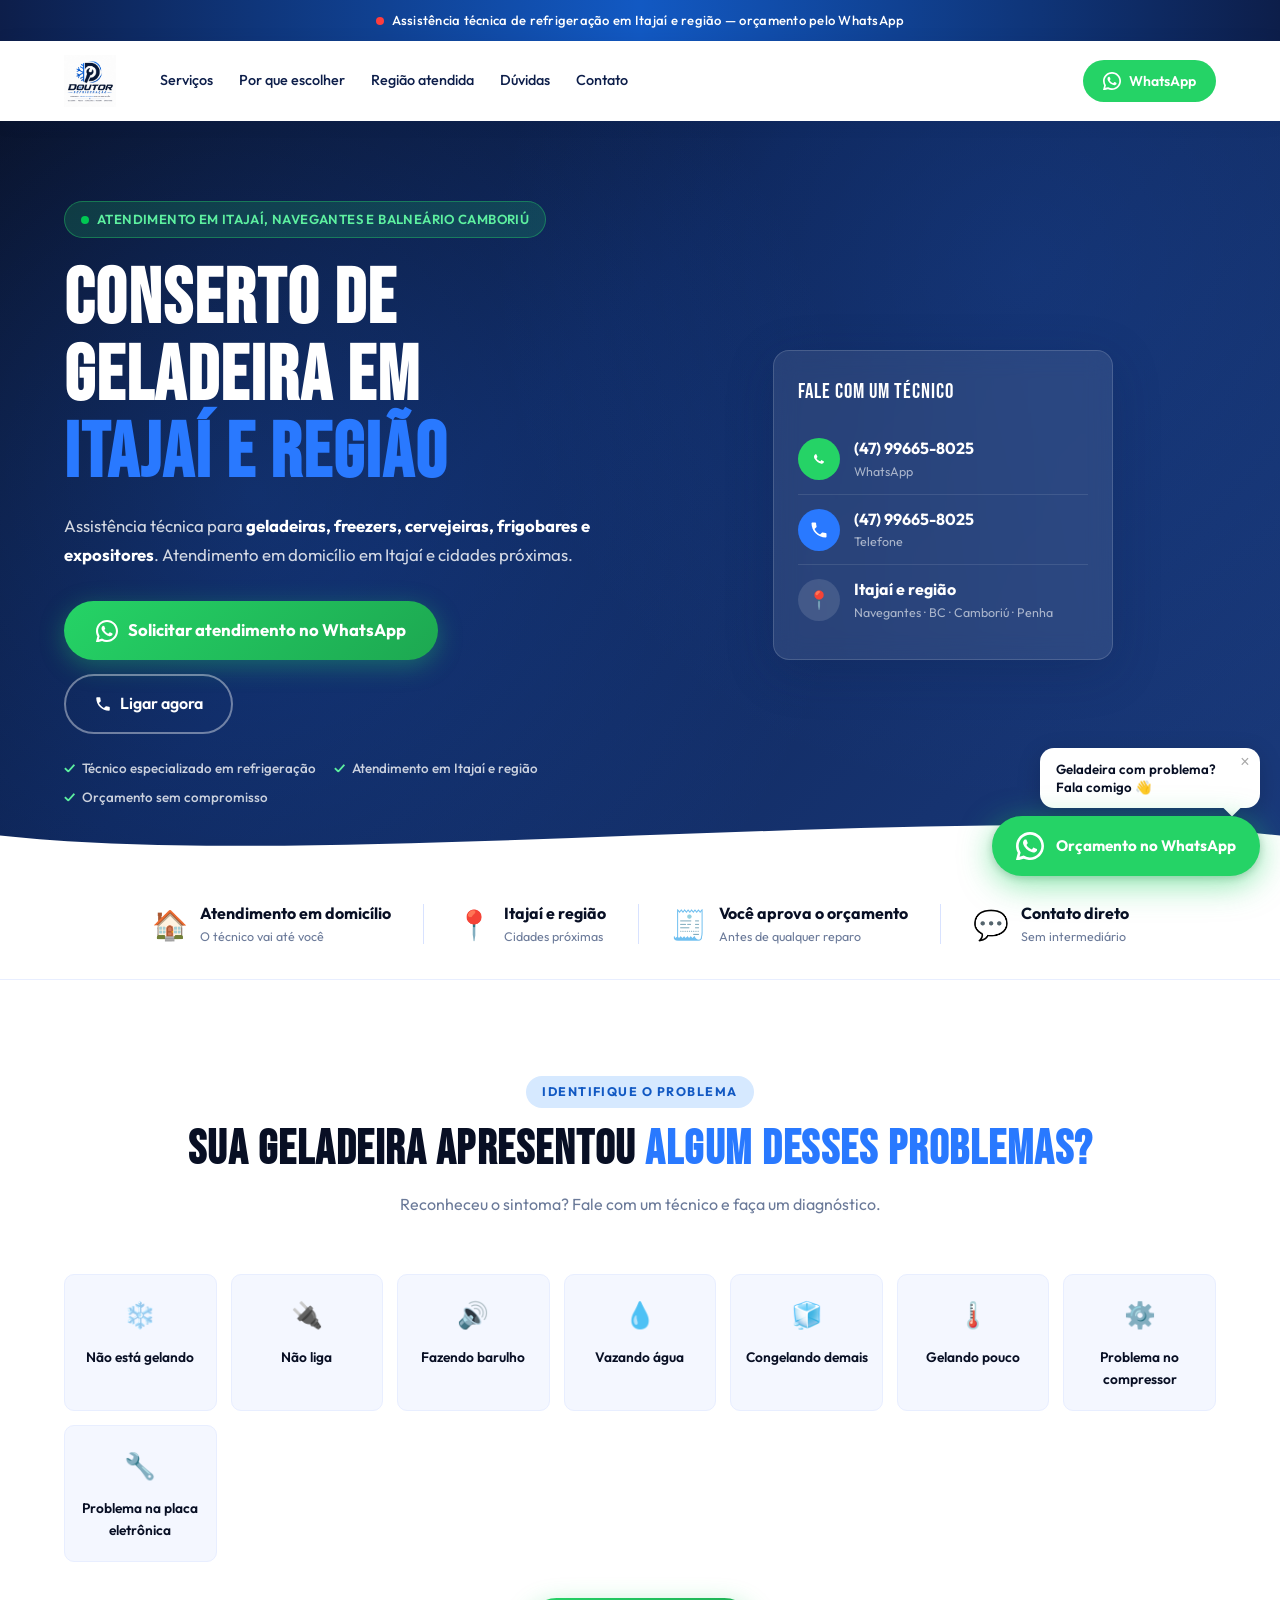
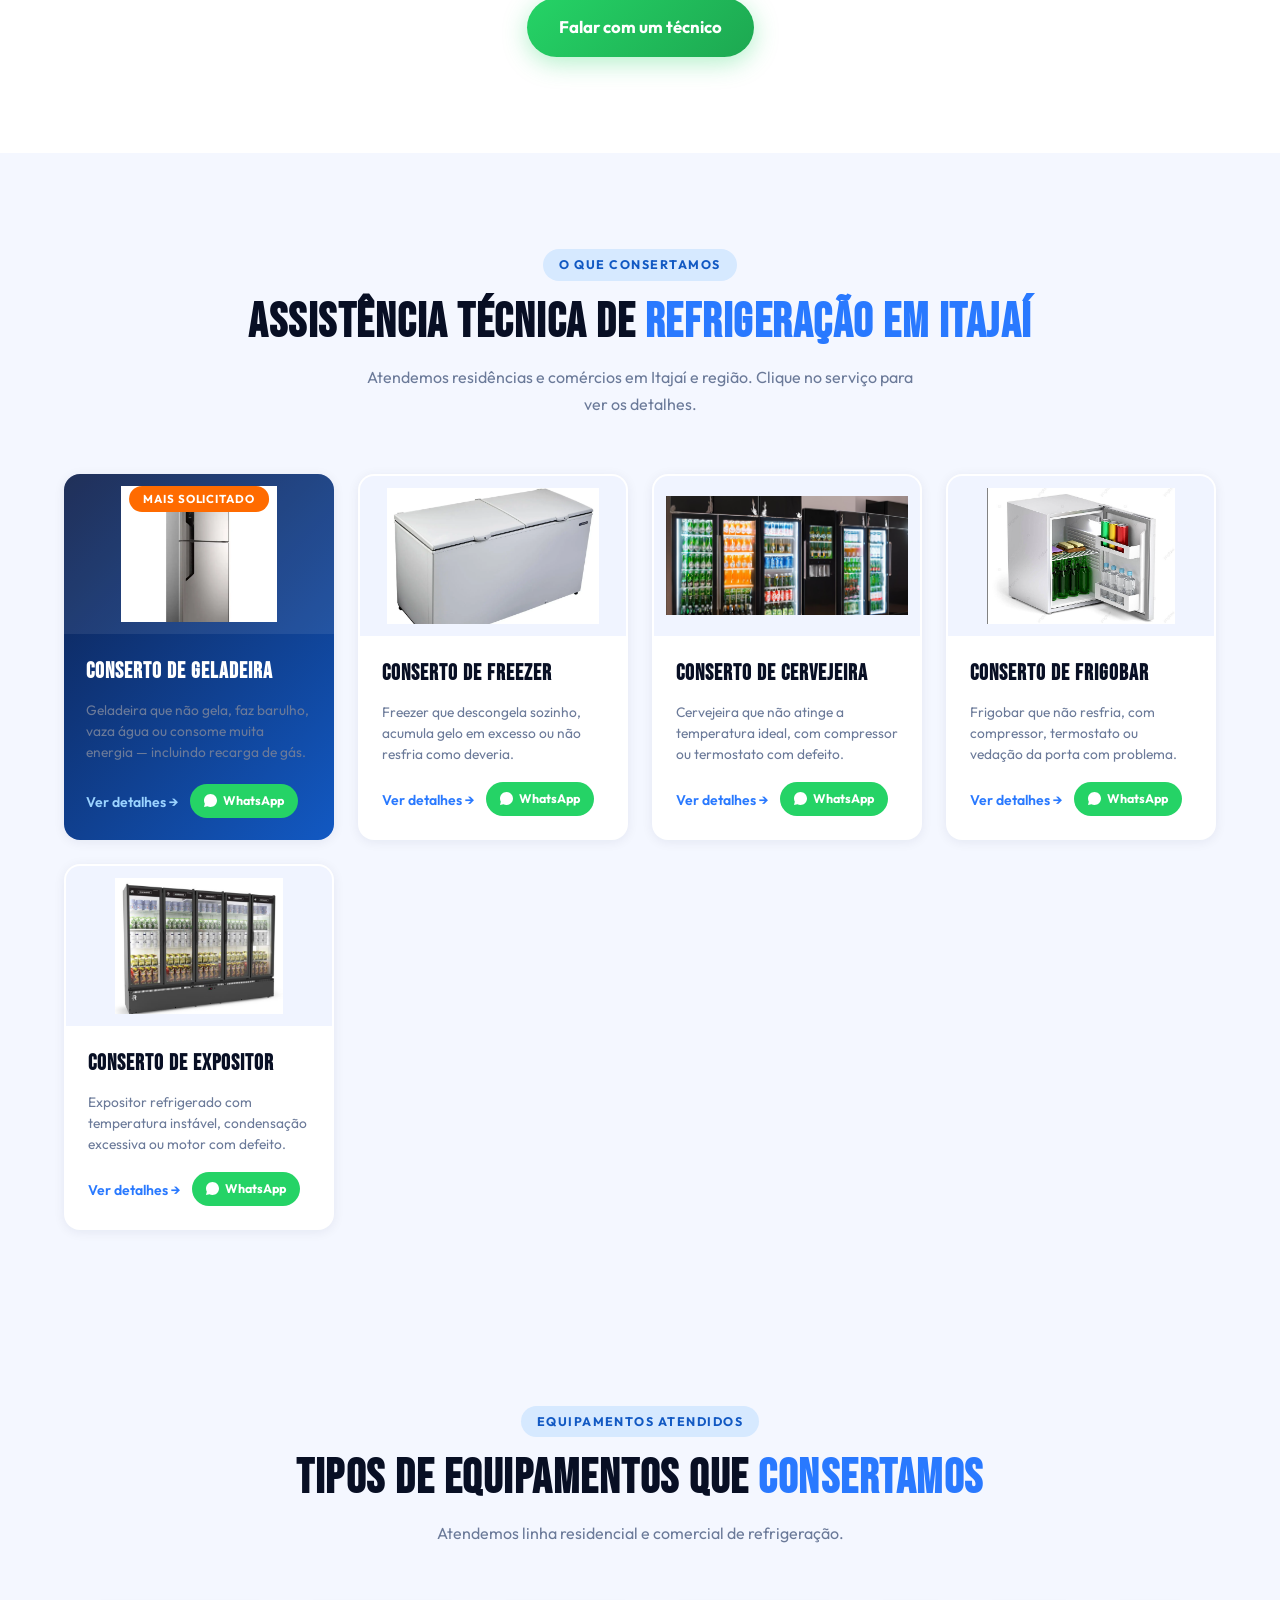
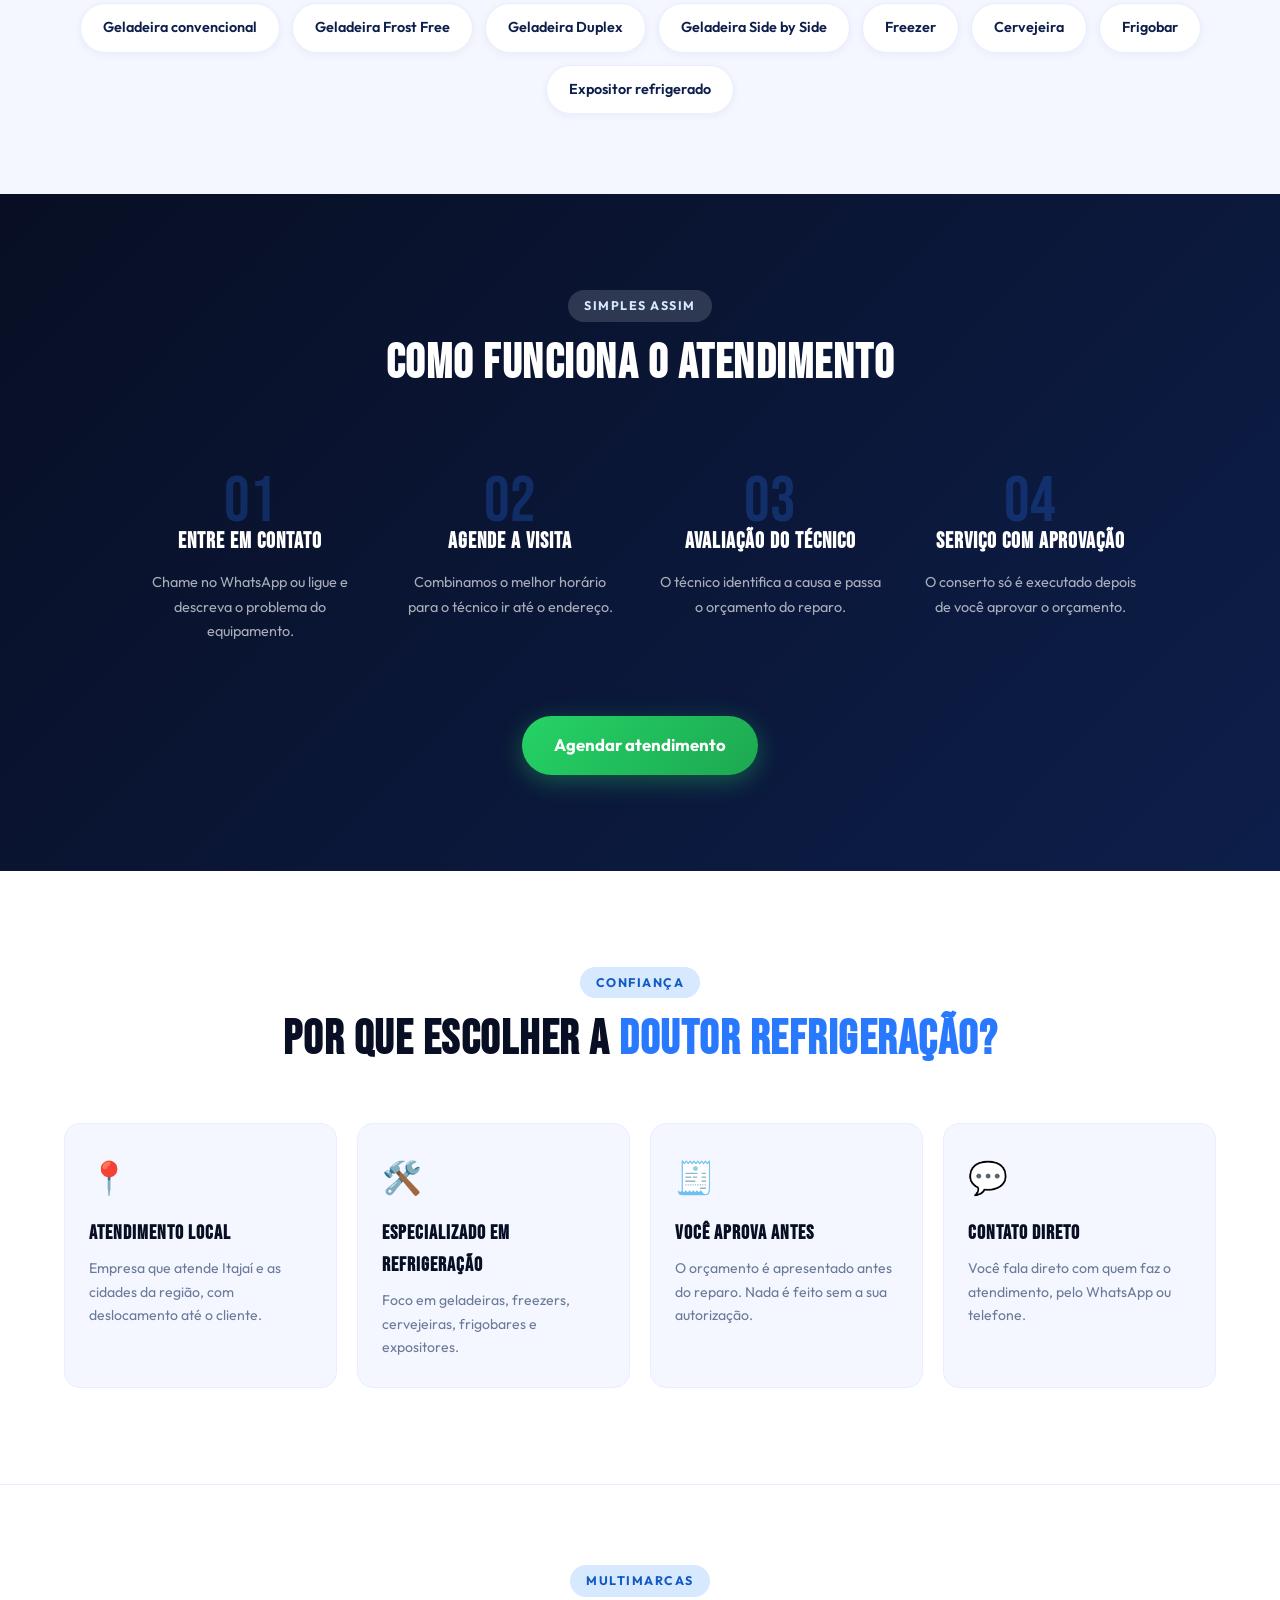
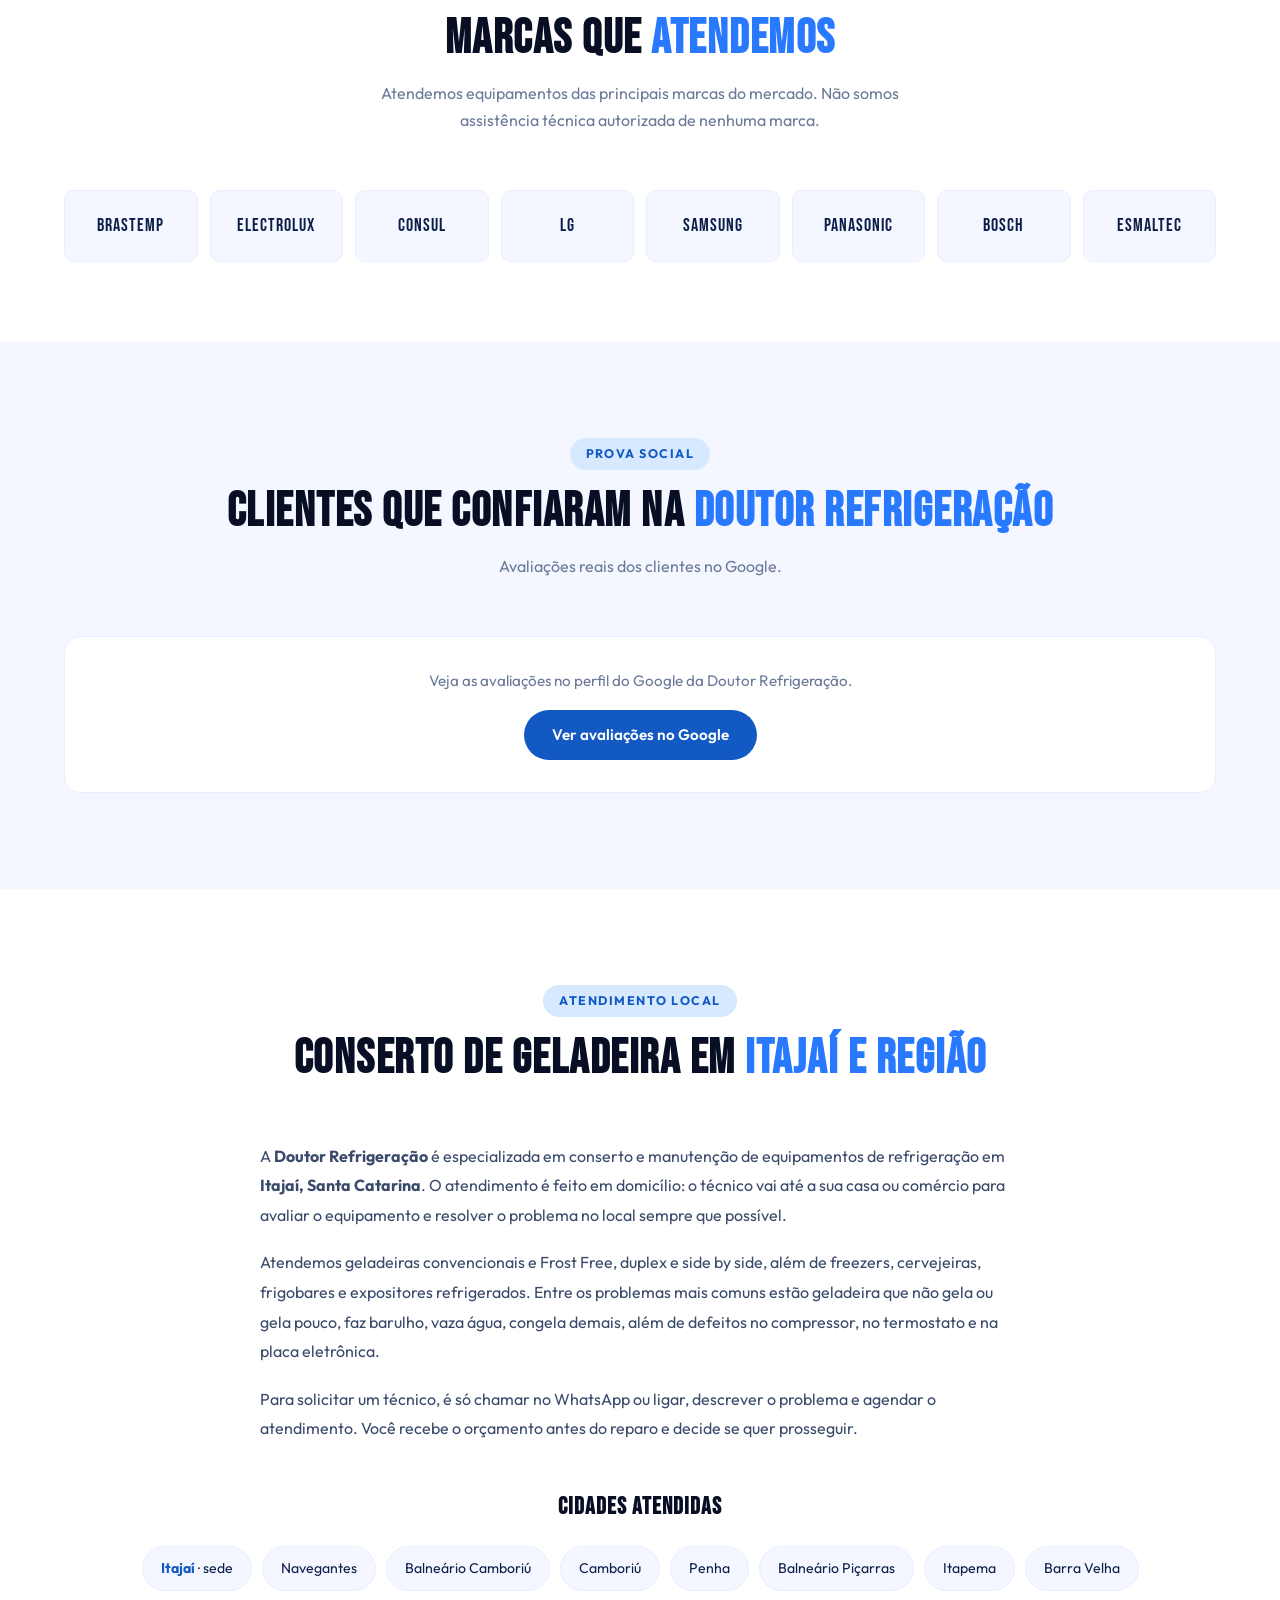
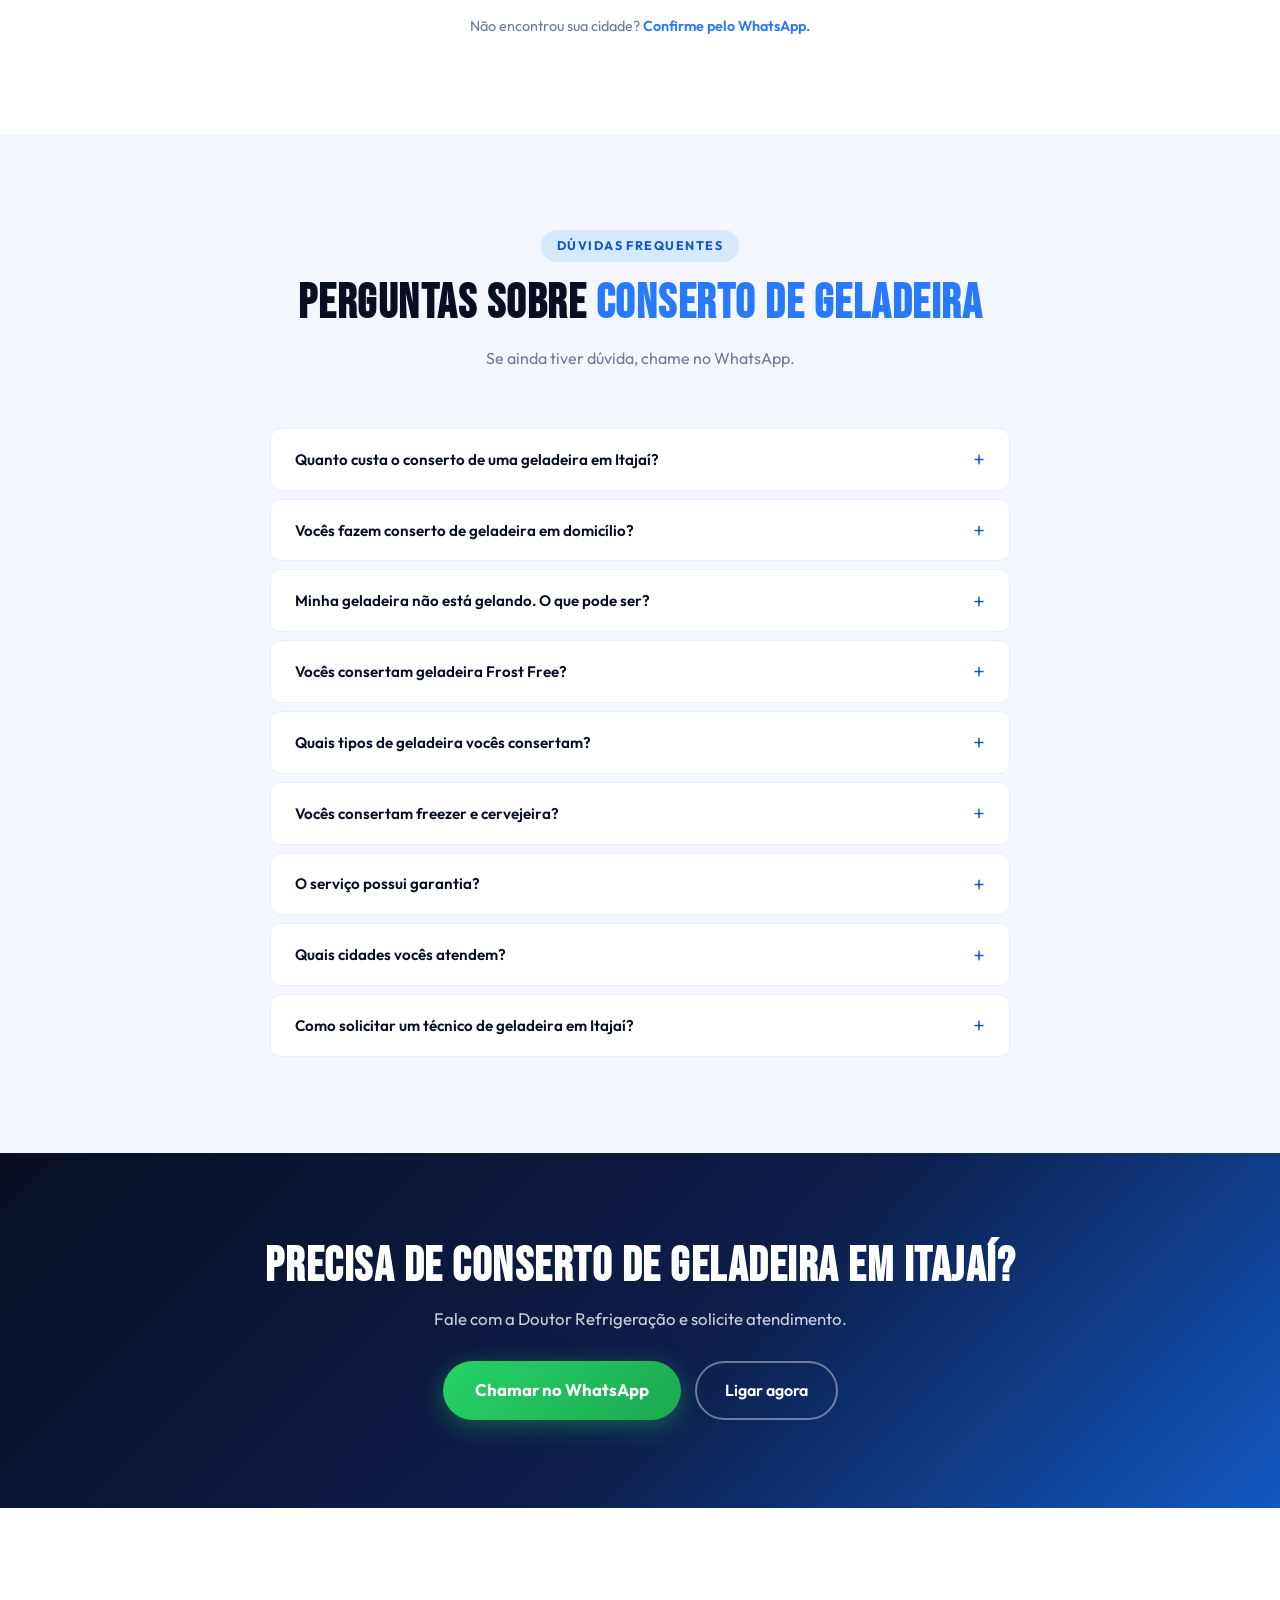
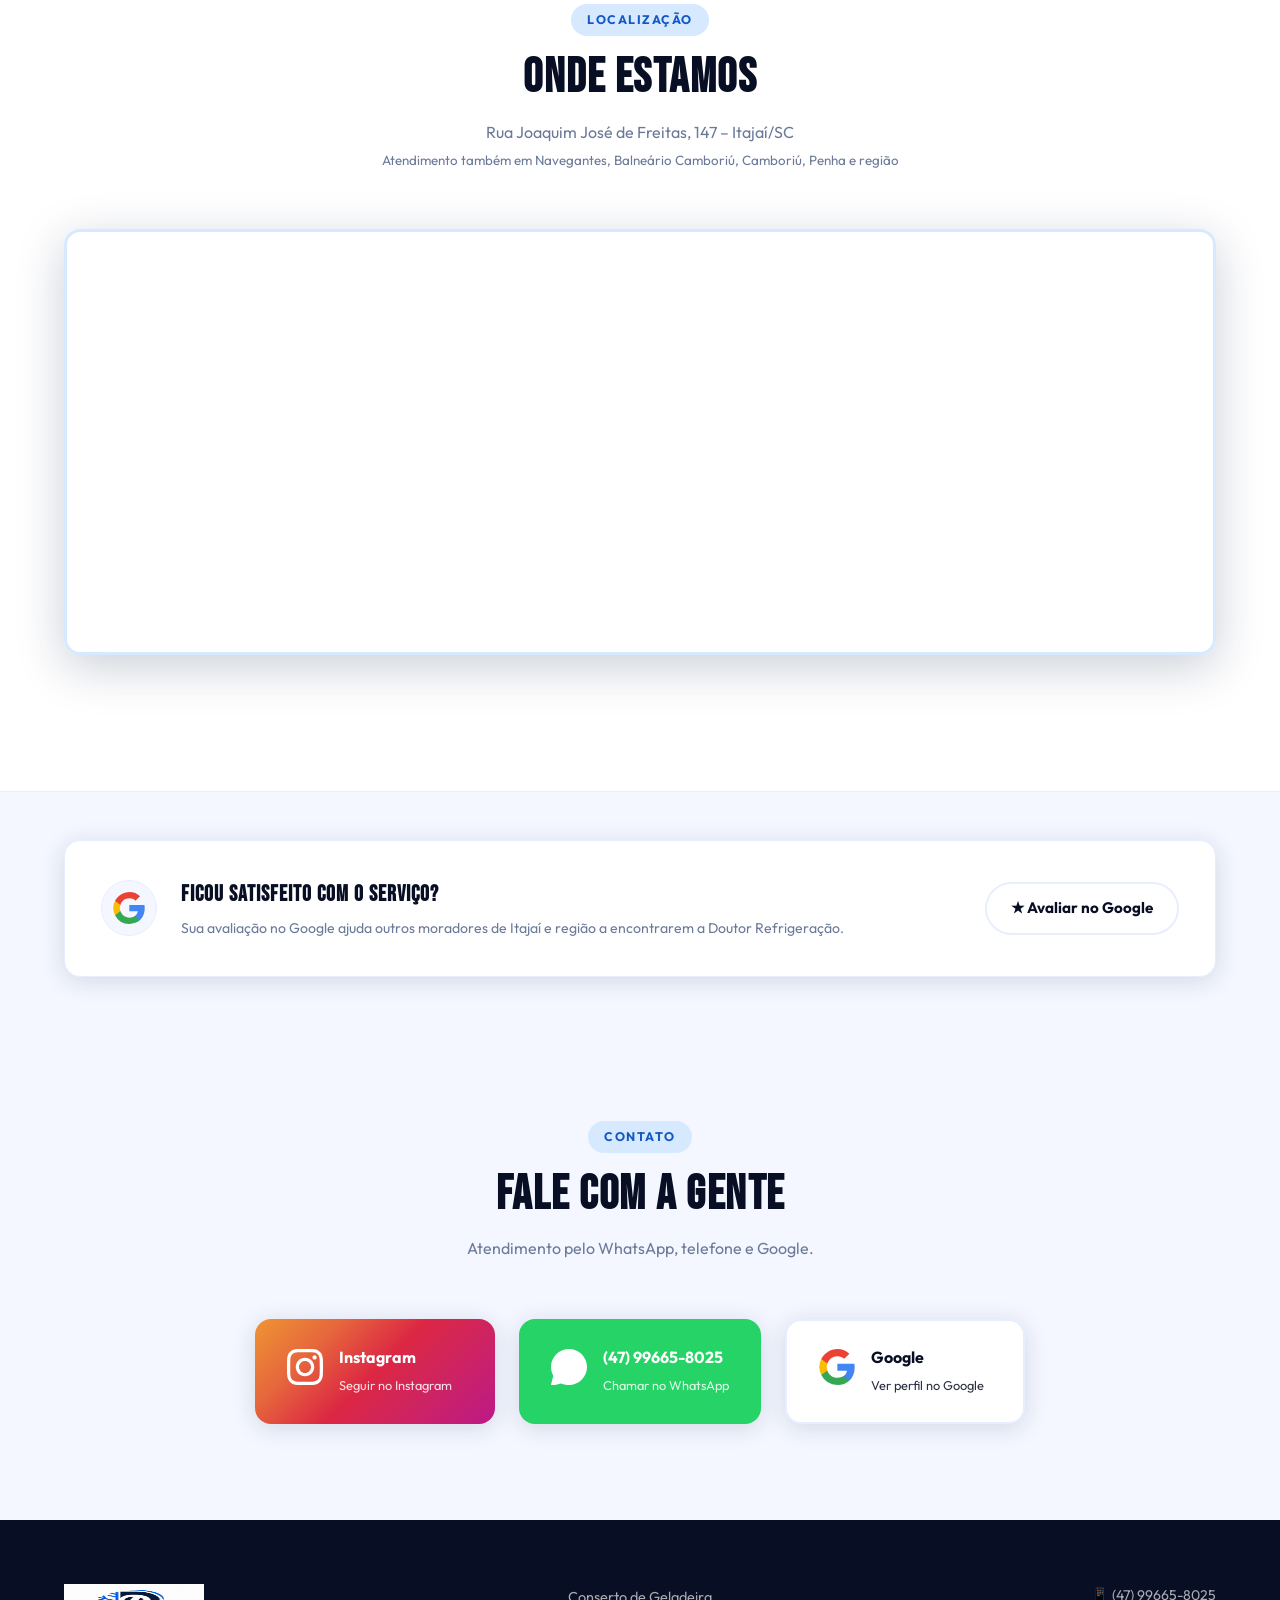
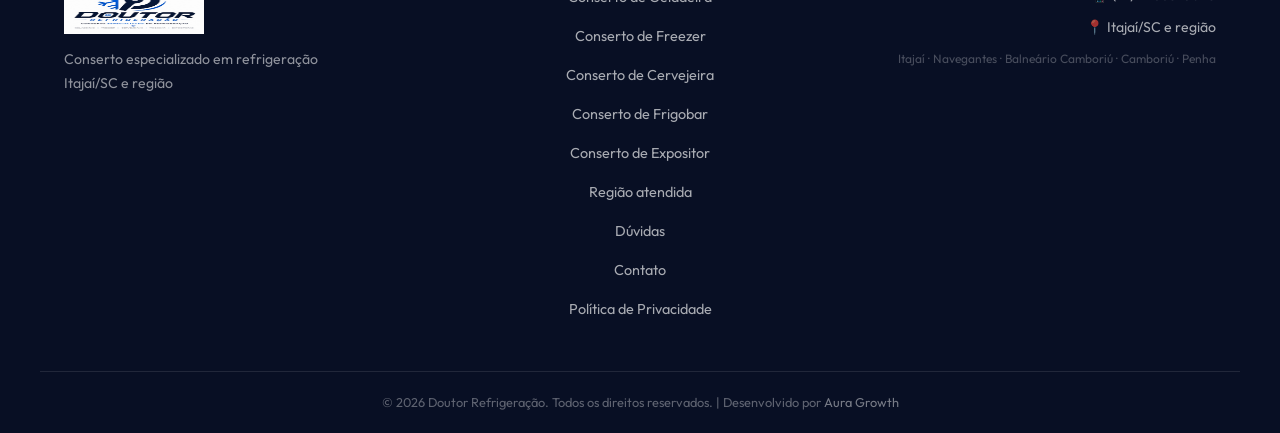
<file: index.html>
<!DOCTYPE html>
<html lang="pt-BR">
<head>
  <!-- Google Tag Manager -->
  <script>(function(w,d,s,l,i){w[l]=w[l]||[];w[l].push({'gtm.start':
  new Date().getTime(),event:'gtm.js'});var f=d.getElementsByTagName(s)[0],
  j=d.createElement(s),dl=l!='dataLayer'?'&l='+l:'';j.async=true;j.src=
  'https://www.googletagmanager.com/gtm.js?id='+i+dl;f.parentNode.insertBefore(j,f);
  })(window,document,'script','dataLayer','GTM-M36B7RT2');</script>
  <!-- End Google Tag Manager -->

  <meta charset="UTF-8">
  <meta name="viewport" content="width=device-width, initial-scale=1.0">
  <meta name="robots" content="index, follow">
  <meta name="theme-color" content="#1259C3">

  <!-- TODO DOMÍNIO: o brief cita doutorefrigeracaoitajai.com.br, mas o código usa doutorrefrigeracao.com.br.
       Confirme o domínio CANÔNICO real e ajuste canonical + og:url + url do schema para o MESMO domínio. -->
  <link rel="canonical" href="https://doutorefrigeracaoitajai.com.br/">

  <title>Conserto de Geladeira em Itajaí | Doutor Refrigeração</title>
  <meta name="description" content="Conserto de geladeira em Itajaí e região. Assistência técnica para geladeiras, freezers, cervejeiras, frigobares e expositores. Solicite atendimento pelo WhatsApp.">

  <!-- Open Graph -->
  <meta property="og:type" content="website">
  <meta property="og:url" content="https://doutorefrigeracaoitajai.com.br/">
  <meta property="og:site_name" content="Doutor Refrigeração">
  <meta property="og:locale" content="pt_BR">
  <meta property="og:title" content="Conserto de Geladeira em Itajaí | Doutor Refrigeração">
  <meta property="og:description" content="Assistência técnica de refrigeração em Itajaí e região: geladeiras, freezers, cervejeiras, frigobares e expositores. Orçamento pelo WhatsApp.">
  <!-- TODO IMAGEM: confirme que existe /og-image.jpg (1200x630) no domínio. Se não, gere uma ou aponte para logo.jpeg. -->
  <meta property="og:image" content="https://doutorefrigeracaoitajai.com.br/og-image.jpg">

  <!-- Twitter Card -->
  <meta name="twitter:card" content="summary_large_image">
  <meta name="twitter:title" content="Conserto de Geladeira em Itajaí | Doutor Refrigeração">
  <meta name="twitter:description" content="Assistência técnica de refrigeração em Itajaí e região. Orçamento pelo WhatsApp.">
  <meta name="twitter:image" content="https://doutorefrigeracaoitajai.com.br/og-image.jpg">

  <link rel="icon" href="logo.jpeg" type="image/jpeg">
  <link rel="apple-touch-icon" href="logo.jpeg">

  <!-- Google tag — Ads + GA4 (PRESERVADO — não alterar IDs) -->
  <script async src="https://www.googletagmanager.com/gtag/js?id=AW-18193782772"></script>
  <script>
    window.dataLayer = window.dataLayer || [];
    function gtag(){dataLayer.push(arguments);}
    gtag('js', new Date());
    gtag('config', 'AW-18193782772');
    gtag('config', 'G-5RVY3S2EG7');
  </script>

  <!-- ============================================================
       DADOS ESTRUTURADOS
       Sem rating/reviewCount/priceRange inventados.
       TODO: confirme address / geo / openingHours abaixo. Se algum
       não for real, REMOVA a propriedade (não deixe dado falso).
       ============================================================ -->
  <script type="application/ld+json">
  {
    "@context": "https://schema.org",
    "@graph": [
      {
        "@type": "LocalBusiness",
        "@id": "https://doutorefrigeracaoitajai.com.br/#business",
        "name": "Doutor Refrigeração",
        "image": "https://doutorefrigeracaoitajai.com.br/logo.jpeg",
        "logo": "https://doutorefrigeracaoitajai.com.br/logo.jpeg",
        "url": "https://doutorefrigeracaoitajai.com.br/",
        "telephone": "+5547996658025",
        "description": "Assistência técnica e conserto de geladeiras, freezers, cervejeiras, frigobares e expositores em Itajaí e região.",
        "address": {
          "@type": "PostalAddress",
          "streetAddress": "Rua Joaquim José de Freitas, 147",
          "addressLocality": "Itajaí",
          "addressRegion": "SC",
          "postalCode": "88301-000",
          "addressCountry": "BR"
        },
        "geo": { "@type": "GeoCoordinates", "latitude": -26.9069, "longitude": -48.6685 },
        "openingHoursSpecification": [
          { "@type": "OpeningHoursSpecification", "dayOfWeek": ["Monday","Tuesday","Wednesday","Thursday","Friday","Saturday"], "opens": "07:00", "closes": "19:00" }
        ],
        "areaServed": [
          { "@type": "City", "name": "Itajaí" },
          { "@type": "City", "name": "Navegantes" },
          { "@type": "City", "name": "Balneário Camboriú" },
          { "@type": "City", "name": "Camboriú" },
          { "@type": "City", "name": "Penha" },
          { "@type": "City", "name": "Balneário Piçarras" },
          { "@type": "City", "name": "Itapema" }
        ],
        "hasOfferCatalog": {
          "@type": "OfferCatalog",
          "name": "Serviços de Refrigeração",
          "itemListElement": [
            { "@type": "Offer", "itemOffered": { "@type": "Service", "name": "Conserto de Geladeira", "url": "https://doutorrefrigeracao.com.br/conserto-de-geladeira.html" } },
            { "@type": "Offer", "itemOffered": { "@type": "Service", "name": "Conserto de Freezer", "url": "https://doutorrefrigeracao.com.br/conserto-de-freezer.html" } },
            { "@type": "Offer", "itemOffered": { "@type": "Service", "name": "Conserto de Cervejeira", "url": "https://doutorrefrigeracao.com.br/conserto-de-cervejeira.html" } },
            { "@type": "Offer", "itemOffered": { "@type": "Service", "name": "Conserto de Frigobar", "url": "https://doutorrefrigeracao.com.br/conserto-de-frigobar.html" } },
            { "@type": "Offer", "itemOffered": { "@type": "Service", "name": "Conserto de Expositor Refrigerado", "url": "https://doutorrefrigeracao.com.br/conserto-de-expositor.html" } }
          ]
        }
      },
      {
        "@type": "WebSite",
        "@id": "https://doutorefrigeracaoitajai.com.br/#website",
        "url": "https://doutorefrigeracaoitajai.com.br/",
        "name": "Doutor Refrigeração",
        "inLanguage": "pt-BR",
        "publisher": { "@id": "https://doutorefrigeracaoitajai.com.br/#business" }
      },
      {
        "@type": "WebPage",
        "@id": "https://doutorefrigeracaoitajai.com.br/#webpage",
        "url": "https://doutorefrigeracaoitajai.com.br/",
        "name": "Conserto de Geladeira em Itajaí | Doutor Refrigeração",
        "isPartOf": { "@id": "https://doutorefrigeracaoitajai.com.br/#website" },
        "about": { "@id": "https://doutorefrigeracaoitajai.com.br/#business" },
        "inLanguage": "pt-BR"
      },
      {
        "@type": "BreadcrumbList",
        "@id": "https://doutorefrigeracaoitajai.com.br/#breadcrumb",
        "itemListElement": [
          { "@type": "ListItem", "position": 1, "name": "Início", "item": "https://doutorefrigeracaoitajai.com.br/" },
          { "@type": "ListItem", "position": 2, "name": "Conserto de Geladeira em Itajaí" }
        ]
      }
    ]
  }
  </script>

  <!-- FAQPage — reflete EXATAMENTE o texto visível da seção de dúvidas -->
  <script type="application/ld+json">
  {
    "@context": "https://schema.org",
    "@type": "FAQPage",
    "mainEntity": [
      { "@type": "Question", "name": "Quanto custa o conserto de uma geladeira em Itajaí?", "acceptedAnswer": { "@type": "Answer", "text": "O valor depende do defeito e da peça necessária. Por isso fazemos o diagnóstico antes de passar o orçamento, e você aprova o preço antes de qualquer reparo." } },
      { "@type": "Question", "name": "Vocês fazem conserto de geladeira em domicílio?", "acceptedAnswer": { "@type": "Answer", "text": "Sim, atendemos em domicílio em Itajaí e região. Você agenda pelo WhatsApp e o técnico vai até o endereço para avaliar o equipamento." } },
      { "@type": "Question", "name": "Minha geladeira não está gelando. O que pode ser?", "acceptedAnswer": { "@type": "Answer", "text": "Pode ser desde termostato, gás ou compressor até placa eletrônica ou vedação da porta. Apenas o diagnóstico presencial confirma a causa com segurança." } },
      { "@type": "Question", "name": "Vocês consertam geladeira Frost Free?", "acceptedAnswer": { "@type": "Answer", "text": "Sim. Atendemos geladeiras Frost Free, convencionais, duplex e side by side." } },
      { "@type": "Question", "name": "Quais tipos de geladeira vocês consertam?", "acceptedAnswer": { "@type": "Answer", "text": "Geladeiras convencionais, Frost Free, duplex e side by side, além de freezers, cervejeiras, frigobares e expositores refrigerados." } },
      { "@type": "Question", "name": "Vocês consertam freezer e cervejeira?", "acceptedAnswer": { "@type": "Answer", "text": "Sim. Além de geladeiras, atendemos freezers, cervejeiras, frigobares e expositores refrigerados." } },
      { "@type": "Question", "name": "O serviço possui garantia?", "acceptedAnswer": { "@type": "Answer", "text": "As condições de garantia são combinadas junto com o orçamento, conforme o tipo de reparo e a peça utilizada." } },
      { "@type": "Question", "name": "Quais cidades vocês atendem?", "acceptedAnswer": { "@type": "Answer", "text": "Itajaí e região: Navegantes, Balneário Camboriú, Camboriú, Penha e cidades próximas. Confirme a sua cidade pelo WhatsApp." } },
      { "@type": "Question", "name": "Como solicitar um técnico de geladeira em Itajaí?", "acceptedAnswer": { "@type": "Answer", "text": "Chame no WhatsApp ou ligue, descreva o problema do equipamento e agende o atendimento com o técnico." } }
    ]
  }
  </script>

  <link rel="preconnect" href="https://fonts.googleapis.com">
  <link rel="preconnect" href="https://fonts.gstatic.com" crossorigin>
  <link href="https://fonts.googleapis.com/css2?family=Bebas+Neue&family=Outfit:wght@300;400;500;600;700;800;900&display=swap" rel="stylesheet">
  <link rel="stylesheet" href="style.css">
</head>
<body>
  <!-- Google Tag Manager (noscript) -->
  <noscript><iframe src="https://www.googletagmanager.com/ns.html?id=GTM-M36B7RT2"
  height="0" width="0" style="display:none;visibility:hidden"></iframe></noscript>
  <!-- End Google Tag Manager (noscript) -->

  <a href="#servicos" class="skip-link">Ir para o conteúdo</a>

  <!-- INFO BAR (estático e honesto — sem contador falso de "pessoas online") -->
  <div class="info-bar">
    <span class="live-dot" aria-hidden="true"></span>
    Assistência técnica de refrigeração em Itajaí e região — orçamento pelo WhatsApp
  </div>

  <!-- NAVBAR -->
  <nav class="navbar" aria-label="Navegação principal">
    <div class="container nav-inner">
      <a href="#topo" class="nav-logo" aria-label="Doutor Refrigeração — início">
        <img src="logo.jpeg" alt="Doutor Refrigeração" class="logo-img" width="140" height="52" onerror="this.style.display='none'; this.nextElementSibling.style.display='flex'">
        <div class="logo-fallback" style="display:none">
          <span class="logo-text-big">DOUTOR</span>
          <span class="logo-text-small">REFRIGERAÇÃO</span>
        </div>
      </a>
      <div class="nav-links">
        <a href="#servicos">Serviços</a>
        <a href="#porque">Por que escolher</a>
        <a href="#regiao">Região atendida</a>
        <a href="#faq">Dúvidas</a>
        <a href="#contato">Contato</a>
      </div>
      <a href="https://wa.me/5547996658025?text=Ol%C3%A1%21%20Vim%20pelo%20site%20do%20Doutor%20Refrigera%C3%A7%C3%A3o%20e%20preciso%20de%20um%20or%C3%A7amento." class="btn-nav-wa" target="_blank" rel="noopener" aria-label="Chamar no WhatsApp">
        <svg width="18" height="18" viewBox="0 0 24 24" fill="currentColor" aria-hidden="true"><path d="M17.472 14.382c-.297-.149-1.758-.867-2.03-.967-.273-.099-.471-.148-.67.15-.197.297-.767.966-.94 1.164-.173.199-.347.223-.644.075-.297-.15-1.255-.463-2.39-1.475-.883-.788-1.48-1.761-1.653-2.059-.173-.297-.018-.458.13-.606.134-.133.298-.347.446-.52.149-.174.198-.298.298-.497.099-.198.05-.371-.025-.52-.075-.149-.669-1.612-.916-2.207-.242-.579-.487-.5-.669-.51-.173-.008-.371-.01-.57-.01-.198 0-.52.074-.792.372-.272.297-1.04 1.016-1.04 2.479 0 1.462 1.065 2.875 1.213 3.074.149.198 2.096 3.2 5.077 4.487.709.306 1.262.489 1.694.625.712.227 1.36.195 1.871.118.571-.085 1.758-.719 2.006-1.413.248-.694.248-1.289.173-1.413-.074-.124-.272-.198-.57-.347z"/><path d="M12 0C5.373 0 0 5.373 0 12c0 2.127.558 4.122 1.532 5.857L.057 23.54a.75.75 0 00.903.903l5.684-1.475A11.95 11.95 0 0012 24c6.627 0 12-5.373 12-12S18.627 0 12 0zm0 21.75a9.71 9.71 0 01-4.952-1.356l-.356-.211-3.69.957.977-3.583-.232-.369A9.716 9.716 0 012.25 12C2.25 6.615 6.615 2.25 12 2.25S21.75 6.615 21.75 12 17.385 21.75 12 21.75z"/></svg>
        <span>WhatsApp</span>
      </a>
    </div>
  </nav>

  <!-- HERO -->
  <header class="hero" id="topo">
    <div class="hero-bg-pattern" aria-hidden="true"></div>
    <div class="container hero-inner">
      <div class="hero-content">
        <div class="badge-urgency">
          <span class="pulse-dot" aria-hidden="true"></span>
          Atendimento em Itajaí, Navegantes e Balneário Camboriú
        </div>
        <h1 class="hero-title">Conserto de Geladeira em <span class="highlight">Itajaí e Região</span></h1>
        <p class="hero-sub">
          Assistência técnica para <strong>geladeiras, freezers, cervejeiras, frigobares e expositores</strong>.
          Atendimento em domicílio em Itajaí e cidades próximas.
        </p>
        <div class="hero-ctas">
          <a href="https://wa.me/5547996658025?text=Ol%C3%A1%21%20Vim%20pelo%20site%20do%20Doutor%20Refrigera%C3%A7%C3%A3o.%20Minha%20geladeira%20est%C3%A1%20com%20problema%20e%20preciso%20de%20um%20or%C3%A7amento." class="btn-primary" target="_blank" rel="noopener">
            <svg width="22" height="22" viewBox="0 0 24 24" fill="currentColor" aria-hidden="true"><path d="M17.472 14.382c-.297-.149-1.758-.867-2.03-.967-.273-.099-.471-.148-.67.15-.197.297-.767.966-.94 1.164-.173.199-.347.223-.644.075-.297-.15-1.255-.463-2.39-1.475-.883-.788-1.48-1.761-1.653-2.059-.173-.297-.018-.458.13-.606.134-.133.298-.347.446-.52.149-.174.198-.298.298-.497.099-.198.05-.371-.025-.52-.075-.149-.669-1.612-.916-2.207-.242-.579-.487-.5-.669-.51-.173-.008-.371-.01-.57-.01-.198 0-.52.074-.792.372-.272.297-1.04 1.016-1.04 2.479 0 1.462 1.065 2.875 1.213 3.074.149.198 2.096 3.2 5.077 4.487.709.306 1.262.489 1.694.625.712.227 1.36.195 1.871.118.571-.085 1.758-.719 2.006-1.413.248-.694.248-1.289.173-1.413-.074-.124-.272-.198-.57-.347z"/><path d="M12 0C5.373 0 0 5.373 0 12c0 2.127.558 4.122 1.532 5.857L.057 23.54a.75.75 0 00.903.903l5.684-1.475A11.95 11.95 0 0012 24c6.627 0 12-5.373 12-12S18.627 0 12 0zm0 21.75a9.71 9.71 0 01-4.952-1.356l-.356-.211-3.69.957.977-3.583-.232-.369A9.716 9.716 0 012.25 12C2.25 6.615 6.615 2.25 12 2.25S21.75 6.615 21.75 12 17.385 21.75 12 21.75z"/></svg>
            Solicitar atendimento no WhatsApp
          </a>
          <a href="tel:+5547996658025" class="btn-secondary" aria-label="Ligar para (47) 99665-8025">
            <svg width="18" height="18" viewBox="0 0 24 24" fill="currentColor" aria-hidden="true"><path d="M6.62 10.79c1.44 2.83 3.76 5.14 6.59 6.59l2.2-2.2c.27-.27.67-.36 1.02-.24 1.12.37 2.33.57 3.57.57.55 0 1 .45 1 1V20c0 .55-.45 1-1 1-9.39 0-17-7.61-17-17 0-.55.45-1 1-1h3.5c.55 0 1 .45 1 1 0 1.25.2 2.45.57 3.57.11.35.03.74-.25 1.02l-2.2 2.2z"/></svg>
            Ligar agora
          </a>
        </div>
        <ul class="hero-trust-pills">
          <li>Técnico especializado em refrigeração</li>
          <li>Atendimento em Itajaí e região</li>
          <li>Orçamento sem compromisso</li>
        </ul>
      </div>

      <!-- Card de contato honesto (substitui o card de estatísticas fabricadas) -->
      <aside class="hero-visual" aria-label="Contato rápido">
        <div class="hero-contact-card">
          <p class="hcc-title">Fale com um técnico</p>
          <a class="hcc-row" href="https://wa.me/5547996658025?text=Ol%C3%A1%21%20Vim%20pelo%20site%20e%20quero%20um%20or%C3%A7amento." target="_blank" rel="noopener">
            <span class="hcc-ic wa" aria-hidden="true">
              <svg width="20" height="20" viewBox="0 0 24 24" fill="currentColor"><path d="M17.472 14.382c-.297-.149-1.758-.867-2.03-.967-.273-.099-.471-.148-.67.15-.197.297-.767.966-.94 1.164-.173.199-.347.223-.644.075-.297-.15-1.255-.463-2.39-1.475-.883-.788-1.48-1.761-1.653-2.059-.173-.297-.018-.458.13-.606.134-.133.298-.347.446-.52.149-.174.198-.298.298-.497.099-.198.05-.371-.025-.52-.075-.149-.669-1.612-.916-2.207-.242-.579-.487-.5-.669-.51-.173-.008-.371-.01-.57-.01-.198 0-.52.074-.792.372-.272.297-1.04 1.016-1.04 2.479 0 1.462 1.065 2.875 1.213 3.074.149.198 2.096 3.2 5.077 4.487 2.905 1.256 2.905.838 3.428.785.523-.052 1.688-.69 1.927-1.357.24-.667.24-1.24.168-1.357-.073-.117-.27-.187-.567-.336z"/></svg>
            </span>
            <span><strong>(47) 99665-8025</strong><small>WhatsApp</small></span>
          </a>
          <a class="hcc-row" href="tel:+5547996658025">
            <span class="hcc-ic tel" aria-hidden="true">
              <svg width="20" height="20" viewBox="0 0 24 24" fill="currentColor"><path d="M6.62 10.79c1.44 2.83 3.76 5.14 6.59 6.59l2.2-2.2c.27-.27.67-.36 1.02-.24 1.12.37 2.33.57 3.57.57.55 0 1 .45 1 1V20c0 .55-.45 1-1 1-9.39 0-17-7.61-17-17 0-.55.45-1 1-1h3.5c.55 0 1 .45 1 1 0 1.25.2 2.45.57 3.57.11.35.03.74-.25 1.02l-2.2 2.2z"/></svg>
            </span>
            <span><strong>(47) 99665-8025</strong><small>Telefone</small></span>
          </a>
          <div class="hcc-row static">
            <span class="hcc-ic pin" aria-hidden="true">📍</span>
            <span><strong>Itajaí e região</strong><small>Navegantes · BC · Camboriú · Penha</small></span>
          </div>
        </div>
      </aside>
    </div>
    <div class="hero-wave" aria-hidden="true">
      <svg viewBox="0 0 1440 80" xmlns="http://www.w3.org/2000/svg" preserveAspectRatio="none"><path d="M0,40 C360,80 1080,0 1440,40 L1440,80 L0,80 Z" fill="#ffffff"/></svg>
    </div>
  </header>

  <!-- TRUST BAR (diferenciais neutros e verificáveis) -->
  <section class="trust-bar" aria-label="Diferenciais">
    <div class="container trust-inner">
      <div class="trust-item"><span class="trust-icon" aria-hidden="true">🏠</span><div><strong>Atendimento em domicílio</strong><small>O técnico vai até você</small></div></div>
      <div class="trust-divider" aria-hidden="true"></div>
      <div class="trust-item"><span class="trust-icon" aria-hidden="true">📍</span><div><strong>Itajaí e região</strong><small>Cidades próximas</small></div></div>
      <div class="trust-divider" aria-hidden="true"></div>
      <div class="trust-item"><span class="trust-icon" aria-hidden="true">🧾</span><div><strong>Você aprova o orçamento</strong><small>Antes de qualquer reparo</small></div></div>
      <div class="trust-divider" aria-hidden="true"></div>
      <div class="trust-item"><span class="trust-icon" aria-hidden="true">💬</span><div><strong>Contato direto</strong><small>Sem intermediário</small></div></div>
    </div>
  </section>

  <!-- PROBLEMAS QUE RESOLVEMOS -->
  <section class="problems" id="problemas">
    <div class="container">
      <div class="section-header">
        <span class="section-tag">Identifique o problema</span>
        <h2>Sua geladeira apresentou <span class="blue-text">algum desses problemas?</span></h2>
        <p>Reconheceu o sintoma? Fale com um técnico e faça um diagnóstico.</p>
      </div>
      <div class="problems-grid">
        <div class="problem-card">❄️<span>Não está gelando</span></div>
        <div class="problem-card">🔌<span>Não liga</span></div>
        <div class="problem-card">🔊<span>Fazendo barulho</span></div>
        <div class="problem-card">💧<span>Vazando água</span></div>
        <div class="problem-card">🧊<span>Congelando demais</span></div>
        <div class="problem-card">🌡️<span>Gelando pouco</span></div>
        <div class="problem-card">⚙️<span>Problema no compressor</span></div>
        <div class="problem-card">🔧<span>Problema na placa eletrônica</span></div>
      </div>
      <div class="problems-cta">
        <a href="https://wa.me/5547996658025?text=Ol%C3%A1%21%20Minha%20geladeira%20est%C3%A1%20com%20um%20problema%20e%20quero%20falar%20com%20um%20t%C3%A9cnico." class="btn-primary" target="_blank" rel="noopener">Falar com um técnico</a>
      </div>
    </div>
  </section>

  <!-- SERVIÇOS -->
  <section class="services" id="servicos">
    <div class="container">
      <div class="section-header">
        <span class="section-tag">O que consertamos</span>
        <h2>Assistência Técnica de <span class="blue-text">Refrigeração em Itajaí</span></h2>
        <p>Atendemos residências e comércios em Itajaí e região. Clique no serviço para ver os detalhes.</p>
      </div>
      <div class="services-grid">

        <article class="service-card featured">
          <div class="service-badge">Mais solicitado</div>
          <div class="svc-img-wrap">
            <img src="image.png" alt="Conserto de geladeira em Itajaí" class="svc-img" loading="lazy" width="300" height="200" onerror="this.parentElement.classList.add('svc-img-fallback')">
          </div>
          <div class="svc-body">
            <h3><a href="conserto-de-geladeira.html">Conserto de Geladeira</a></h3>
            <p class="svc-desc">Geladeira que não gela, faz barulho, vaza água ou consome muita energia — incluindo recarga de gás.</p>
            <div class="svc-actions">
              <a href="conserto-de-geladeira.html" class="service-link">Ver detalhes →</a>
              <a href="https://wa.me/5547996658025?text=Preciso%20de%20conserto%20de%20geladeira%20em%20Itaja%C3%AD." class="svc-wa-mini" target="_blank" rel="noopener">WhatsApp</a>
            </div>
          </div>
        </article>

        <article class="service-card">
          <div class="svc-img-wrap">
            <img src="image copy.png" alt="Conserto de freezer em Itajaí" class="svc-img" loading="lazy" width="300" height="200" onerror="this.parentElement.classList.add('svc-img-fallback')">
          </div>
          <div class="svc-body">
            <h3><a href="conserto-de-freezer.html">Conserto de Freezer</a></h3>
            <p class="svc-desc">Freezer que descongela sozinho, acumula gelo em excesso ou não resfria como deveria.</p>
            <div class="svc-actions">
              <a href="conserto-de-freezer.html" class="service-link">Ver detalhes →</a>
              <a href="https://wa.me/5547996658025?text=Preciso%20de%20conserto%20de%20freezer%20em%20Itaja%C3%AD." class="svc-wa-mini" target="_blank" rel="noopener">WhatsApp</a>
            </div>
          </div>
        </article>

        <article class="service-card">
          <div class="svc-img-wrap">
            <img src="image copy 2.png" alt="Conserto de cervejeira em Itajaí" class="svc-img" loading="lazy" width="300" height="200" onerror="this.parentElement.classList.add('svc-img-fallback')">
          </div>
          <div class="svc-body">
            <h3><a href="conserto-de-cervejeira.html">Conserto de Cervejeira</a></h3>
            <p class="svc-desc">Cervejeira que não atinge a temperatura ideal, com compressor ou termostato com defeito.</p>
            <div class="svc-actions">
              <a href="conserto-de-cervejeira.html" class="service-link">Ver detalhes →</a>
              <a href="https://wa.me/5547996658025?text=Preciso%20de%20conserto%20de%20cervejeira%20em%20Itaja%C3%AD." class="svc-wa-mini" target="_blank" rel="noopener">WhatsApp</a>
            </div>
          </div>
        </article>

        <article class="service-card">
          <div class="svc-img-wrap">
            <img src="image copy 3.png" alt="Conserto de frigobar em Itajaí" class="svc-img" loading="lazy" width="300" height="200" onerror="this.parentElement.classList.add('svc-img-fallback')">
          </div>
          <div class="svc-body">
            <h3><a href="conserto-de-frigobar.html">Conserto de Frigobar</a></h3>
            <p class="svc-desc">Frigobar que não resfria, com compressor, termostato ou vedação da porta com problema.</p>
            <div class="svc-actions">
              <a href="conserto-de-frigobar.html" class="service-link">Ver detalhes →</a>
              <a href="https://wa.me/5547996658025?text=Preciso%20de%20conserto%20de%20frigobar%20em%20Itaja%C3%AD." class="svc-wa-mini" target="_blank" rel="noopener">WhatsApp</a>
            </div>
          </div>
        </article>

        <article class="service-card">
          <div class="svc-img-wrap">
            <img src="image copy 4.png" alt="Conserto de expositor refrigerado em Itajaí" class="svc-img" loading="lazy" width="300" height="200" onerror="this.parentElement.classList.add('svc-img-fallback')">
          </div>
          <div class="svc-body">
            <h3><a href="conserto-de-expositor.html">Conserto de Expositor</a></h3>
            <p class="svc-desc">Expositor refrigerado com temperatura instável, condensação excessiva ou motor com defeito.</p>
            <div class="svc-actions">
              <a href="conserto-de-expositor.html" class="service-link">Ver detalhes →</a>
              <a href="https://wa.me/5547996658025?text=Preciso%20de%20conserto%20de%20expositor%20refrigerado%20em%20Itaja%C3%AD." class="svc-wa-mini" target="_blank" rel="noopener">WhatsApp</a>
            </div>
          </div>
        </article>

      </div>
    </div>
  </section>

  <!-- TIPOS DE EQUIPAMENTOS -->
  <section class="equip-section">
    <div class="container">
      <div class="section-header">
        <span class="section-tag">Equipamentos atendidos</span>
        <h2>Tipos de equipamentos que <span class="blue-text">consertamos</span></h2>
        <p>Atendemos linha residencial e comercial de refrigeração.</p>
      </div>
      <ul class="equip-chips">
        <li>Geladeira convencional</li>
        <li>Geladeira Frost Free</li>
        <li>Geladeira Duplex</li>
        <li>Geladeira Side by Side</li>
        <li>Freezer</li>
        <li>Cervejeira</li>
        <li>Frigobar</li>
        <li>Expositor refrigerado</li>
      </ul>
    </div>
  </section>

  <!-- COMO FUNCIONA -->
  <section class="how-it-works">
    <div class="container">
      <div class="section-header light">
        <span class="section-tag-light">Simples assim</span>
        <h2>Como funciona o atendimento</h2>
      </div>
      <ol class="steps-row">
        <li class="step"><div class="step-num">01</div><h3>Entre em contato</h3><p>Chame no WhatsApp ou ligue e descreva o problema do equipamento.</p></li>
        <li class="step"><div class="step-num">02</div><h3>Agende a visita</h3><p>Combinamos o melhor horário para o técnico ir até o endereço.</p></li>
        <li class="step"><div class="step-num">03</div><h3>Avaliação do técnico</h3><p>O técnico identifica a causa e passa o orçamento do reparo.</p></li>
        <li class="step"><div class="step-num">04</div><h3>Serviço com aprovação</h3><p>O conserto só é executado depois de você aprovar o orçamento.</p></li>
      </ol>
      <div class="how-cta">
        <a href="https://wa.me/5547996658025?text=Ol%C3%A1%21%20Quero%20agendar%20uma%20visita%20do%20t%C3%A9cnico%20de%20refrigera%C3%A7%C3%A3o." class="btn-primary" target="_blank" rel="noopener">Agendar atendimento</a>
      </div>
    </div>
  </section>

  <!-- POR QUE ESCOLHER -->
  <section class="why-section" id="porque">
    <div class="container">
      <div class="section-header">
        <span class="section-tag">Confiança</span>
        <h2>Por que escolher a <span class="blue-text">Doutor Refrigeração?</span></h2>
      </div>
      <div class="why-grid">
        <div class="why-card"><span class="why-ic" aria-hidden="true">📍</span><h3>Atendimento local</h3><p>Empresa que atende Itajaí e as cidades da região, com deslocamento até o cliente.</p></div>
        <div class="why-card"><span class="why-ic" aria-hidden="true">🛠️</span><h3>Especializado em refrigeração</h3><p>Foco em geladeiras, freezers, cervejeiras, frigobares e expositores.</p></div>
        <div class="why-card"><span class="why-ic" aria-hidden="true">🧾</span><h3>Você aprova antes</h3><p>O orçamento é apresentado antes do reparo. Nada é feito sem a sua autorização.</p></div>
        <div class="why-card"><span class="why-ic" aria-hidden="true">💬</span><h3>Contato direto</h3><p>Você fala direto com quem faz o atendimento, pelo WhatsApp ou telefone.</p></div>
      </div>
    </div>
  </section>

  <!-- MARCAS -->
  <section class="brands-section" id="marcas">
    <div class="container">
      <div class="section-header">
        <span class="section-tag">Multimarcas</span>
        <h2>Marcas que <span class="blue-text">atendemos</span></h2>
        <p>Atendemos equipamentos das principais marcas do mercado. Não somos assistência técnica autorizada de nenhuma marca.</p>
      </div>
      <div class="brands-grid">
        <div class="brand-item"><span class="brand-name">Brastemp</span></div>
        <div class="brand-item"><span class="brand-name">Electrolux</span></div>
        <div class="brand-item"><span class="brand-name">Consul</span></div>
        <div class="brand-item"><span class="brand-name">LG</span></div>
        <div class="brand-item"><span class="brand-name">Samsung</span></div>
        <div class="brand-item"><span class="brand-name">Panasonic</span></div>
        <div class="brand-item"><span class="brand-name">Bosch</span></div>
        <div class="brand-item"><span class="brand-name">Esmaltec</span></div>
      </div>
    </div>
  </section>

  <!-- PROVA SOCIAL (sem depoimentos inventados) -->
  <section class="reviews-real" id="avaliacoes">
    <div class="container">
      <div class="section-header">
        <span class="section-tag">Prova social</span>
        <h2>Clientes que confiaram na <span class="blue-text">Doutor Refrigeração</span></h2>
        <p>Avaliações reais dos clientes no Google.</p>
      </div>

      <div class="reviews-cta-box">
        <p>Veja as avaliações no perfil do Google da Doutor Refrigeração.</p>
        <a href="https://share.google/SREDBAS2wXVk41hWU" target="_blank" rel="noopener" class="btn-cta-blue">Ver avaliações no Google</a>
      </div>
    </div>
  </section>

  <!-- SEO LOCAL -->
  <section class="local-seo" id="regiao">
    <div class="container">
      <div class="section-header">
        <span class="section-tag">Atendimento local</span>
        <h2>Conserto de geladeira em <span class="blue-text">Itajaí e região</span></h2>
      </div>
      <div class="local-content">
        <p>
          A <strong>Doutor Refrigeração</strong> é especializada em conserto e manutenção de equipamentos de
          refrigeração em <strong>Itajaí, Santa Catarina</strong>. O atendimento é feito em domicílio: o técnico
          vai até a sua casa ou comércio para avaliar o equipamento e resolver o problema no local sempre que possível.
        </p>
        <p>
          Atendemos geladeiras convencionais e Frost Free, duplex e side by side, além de freezers, cervejeiras,
          frigobares e expositores refrigerados. Entre os problemas mais comuns estão geladeira que não gela ou gela
          pouco, faz barulho, vaza água, congela demais, além de defeitos no compressor, no termostato e na placa
          eletrônica.
        </p>
        <p>
          Para solicitar um técnico, é só chamar no WhatsApp ou ligar, descrever o problema e agendar o atendimento.
          Você recebe o orçamento antes do reparo e decide se quer prosseguir.
        </p>
      </div>

      <h3 class="regiao-title">Cidades atendidas</h3>
      <ul class="regiao-list">
        <li><strong>Itajaí</strong> · sede</li>
        <li>Navegantes</li>
        <li>Balneário Camboriú</li>
        <li>Camboriú</li>
        <li>Penha</li>
        <li>Balneário Piçarras</li>
        <li>Itapema</li>
        <li>Barra Velha</li>
      </ul>
      <p class="regiao-note">Não encontrou sua cidade? <a href="https://wa.me/5547996658025?text=Ol%C3%A1%21%20Quero%20saber%20se%20voc%C3%AAs%20atendem%20na%20minha%20cidade." target="_blank" rel="noopener">Confirme pelo WhatsApp.</a></p>
    </div>
  </section>

  <!-- FAQ (idêntico ao FAQPage do schema) -->
  <section class="faq-section" id="faq">
    <div class="container">
      <div class="section-header">
        <span class="section-tag">Dúvidas frequentes</span>
        <h2>Perguntas sobre <span class="blue-text">conserto de geladeira</span></h2>
        <p>Se ainda tiver dúvida, chame no WhatsApp.</p>
      </div>
      <div class="faq-list">
        <div class="faq-item"><button class="faq-q" aria-expanded="false">Quanto custa o conserto de uma geladeira em Itajaí?<span class="faq-ic" aria-hidden="true">+</span></button><div class="faq-a"><p>O valor depende do defeito e da peça necessária. Por isso fazemos o diagnóstico antes de passar o orçamento, e você aprova o preço antes de qualquer reparo.</p></div></div>
        <div class="faq-item"><button class="faq-q" aria-expanded="false">Vocês fazem conserto de geladeira em domicílio?<span class="faq-ic" aria-hidden="true">+</span></button><div class="faq-a"><p>Sim, atendemos em domicílio em Itajaí e região. Você agenda pelo WhatsApp e o técnico vai até o endereço para avaliar o equipamento.</p></div></div>
        <div class="faq-item"><button class="faq-q" aria-expanded="false">Minha geladeira não está gelando. O que pode ser?<span class="faq-ic" aria-hidden="true">+</span></button><div class="faq-a"><p>Pode ser desde termostato, gás ou compressor até placa eletrônica ou vedação da porta. Apenas o diagnóstico presencial confirma a causa com segurança.</p></div></div>
        <div class="faq-item"><button class="faq-q" aria-expanded="false">Vocês consertam geladeira Frost Free?<span class="faq-ic" aria-hidden="true">+</span></button><div class="faq-a"><p>Sim. Atendemos geladeiras Frost Free, convencionais, duplex e side by side.</p></div></div>
        <div class="faq-item"><button class="faq-q" aria-expanded="false">Quais tipos de geladeira vocês consertam?<span class="faq-ic" aria-hidden="true">+</span></button><div class="faq-a"><p>Geladeiras convencionais, Frost Free, duplex e side by side, além de freezers, cervejeiras, frigobares e expositores refrigerados.</p></div></div>
        <div class="faq-item"><button class="faq-q" aria-expanded="false">Vocês consertam freezer e cervejeira?<span class="faq-ic" aria-hidden="true">+</span></button><div class="faq-a"><p>Sim. Além de geladeiras, atendemos freezers, cervejeiras, frigobares e expositores refrigerados.</p></div></div>
        <div class="faq-item"><button class="faq-q" aria-expanded="false">O serviço possui garantia?<span class="faq-ic" aria-hidden="true">+</span></button><div class="faq-a"><p>As condições de garantia são combinadas junto com o orçamento, conforme o tipo de reparo e a peça utilizada.</p></div></div>
        <div class="faq-item"><button class="faq-q" aria-expanded="false">Quais cidades vocês atendem?<span class="faq-ic" aria-hidden="true">+</span></button><div class="faq-a"><p>Itajaí e região: Navegantes, Balneário Camboriú, Camboriú, Penha e cidades próximas. Confirme a sua cidade pelo WhatsApp.</p></div></div>
        <div class="faq-item"><button class="faq-q" aria-expanded="false">Como solicitar um técnico de geladeira em Itajaí?<span class="faq-ic" aria-hidden="true">+</span></button><div class="faq-a"><p>Chame no WhatsApp ou ligue, descreva o problema do equipamento e agende o atendimento com o técnico.</p></div></div>
      </div>
    </div>
  </section>

  <!-- CTA FINAL -->
  <section class="final-cta">
    <div class="container final-cta-inner">
      <h2>Precisa de conserto de geladeira em Itajaí?</h2>
      <p>Fale com a Doutor Refrigeração e solicite atendimento.</p>
      <div class="final-cta-btns">
        <a href="https://wa.me/5547996658025?text=Ol%C3%A1%21%20Preciso%20de%20conserto%20de%20geladeira%20em%20Itaja%C3%AD%20e%20quero%20solicitar%20atendimento." class="btn-primary" target="_blank" rel="noopener">Chamar no WhatsApp</a>
        <a href="tel:+5547996658025" class="btn-secondary">Ligar agora</a>
      </div>
    </div>
  </section>

  <!-- MAP -->
  <section class="map-section" id="localizacao">
    <div class="container">
      <div class="section-header">
        <span class="section-tag">Localização</span>
        <h2>Onde estamos</h2>
        <!-- TODO ENDEREÇO: confirme o endereço real. Se for empresa que atende por região (sem loja para o público),
             considere remover o endereço/mapa e manter só a área de atendimento. -->
        <p>Rua Joaquim José de Freitas, 147 – Itajaí/SC<br>
          <small>Atendimento também em Navegantes, Balneário Camboriú, Camboriú, Penha e região</small>
        </p>
      </div>
      <div class="map-wrapper">
        <iframe title="Mapa da localização da Doutor Refrigeração em Itajaí"
          src="https://maps.google.com/maps?q=Rua+Joaquim+Jos%C3%A9+de+Freitas%2C+147%2C+Itaja%C3%AD%2C+SC%2C+Brasil&output=embed&z=16"
          width="100%" height="400" style="border:0;" allowfullscreen="" loading="lazy" referrerpolicy="no-referrer-when-downgrade"></iframe>
      </div>
    </div>
  </section>

  <!-- GOOGLE REVIEW CTA -->
  <section class="google-review-section">
    <div class="container">
      <div class="google-review-box">
        <div class="google-review-icon" aria-hidden="true">
          <svg viewBox="0 0 24 24" width="32" height="32">
            <path fill="#4285F4" d="M23.766 12.276c0-.818-.066-1.636-.21-2.438H12.24v4.621h6.482a5.554 5.554 0 01-2.41 3.647v3.016h3.892c2.276-2.098 3.594-5.198 3.594-8.846z"/>
            <path fill="#34A853" d="M12.24 24c3.24 0 5.963-1.069 7.95-2.91l-3.892-3.016c-1.082.728-2.477 1.146-4.058 1.146-3.117 0-5.756-2.103-6.698-4.93H1.524v3.11A12.001 12.001 0 0012.24 24z"/>
            <path fill="#FBBC05" d="M5.542 14.29a7.21 7.21 0 010-4.58V6.6H1.524a12.01 12.01 0 000 10.8l4.018-3.11z"/>
            <path fill="#EA4335" d="M12.24 4.78c1.762 0 3.343.605 4.588 1.793l3.44-3.44C18.198 1.186 15.476 0 12.24 0 7.71 0 3.806 2.605 1.524 6.6l4.018 3.11c.942-2.827 3.581-4.93 6.698-4.93z"/>
          </svg>
        </div>
        <div class="google-review-text">
          <h3>Ficou satisfeito com o serviço?</h3>
          <p>Sua avaliação no Google ajuda outros moradores de Itajaí e região a encontrarem a Doutor Refrigeração.</p>
        </div>
        <a href="https://share.google/SREDBAS2wXVk41hWU" target="_blank" rel="noopener" class="btn-google-review">★ Avaliar no Google</a>
      </div>
    </div>
  </section>

  <!-- CONTATO / REDES -->
  <section class="social-section" id="contato">
    <div class="container">
      <div class="section-header">
        <span class="section-tag">Contato</span>
        <h2>Fale com a gente</h2>
        <p>Atendimento pelo WhatsApp, telefone e Google.</p>
      </div>
      <div class="social-cards">
        <!-- TODO INSTAGRAM: confirme o @ e o link reais (o site tinha handles diferentes: doutorefrigeracaoficial x dr.refrigeracaoficial). -->
        <a href="https://www.instagram.com/doutorefrigeracaoficial" class="social-card instagram" target="_blank" rel="noopener">
          <div class="social-card-icon" aria-hidden="true"><svg viewBox="0 0 24 24" fill="currentColor" width="36" height="36"><path d="M12 2.163c3.204 0 3.584.012 4.85.07 3.252.148 4.771 1.691 4.919 4.919.058 1.265.069 1.645.069 4.849 0 3.205-.012 3.584-.069 4.849-.149 3.225-1.664 4.771-4.919 4.919-1.266.058-1.644.07-4.85.07-3.204 0-3.584-.012-4.849-.07-3.26-.149-4.771-1.699-4.919-4.92-.058-1.265-.07-1.644-.07-4.849 0-3.204.013-3.583.07-4.849.149-3.227 1.664-4.771 4.919-4.919 1.266-.057 1.645-.069 4.849-.069zm0-2.163c-3.259 0-3.667.014-4.947.072-4.358.2-6.78 2.618-6.98 6.98-.059 1.281-.073 1.689-.073 4.948 0 3.259.014 3.668.072 4.948.2 4.358 2.618 6.78 6.98 6.98 1.281.058 1.689.072 4.948.072 3.259 0 3.668-.014 4.948-.072 4.354-.2 6.782-2.618 6.979-6.98.059-1.28.073-1.689.073-4.948 0-3.259-.014-3.667-.072-4.947-.196-4.354-2.617-6.78-6.979-6.98-1.281-.059-1.69-.073-4.949-.073zm0 5.838c-3.403 0-6.162 2.759-6.162 6.162s2.759 6.163 6.162 6.163 6.162-2.759 6.162-6.163c0-3.403-2.759-6.162-6.162-6.162zm0 10.162c-2.209 0-4-1.79-4-4 0-2.209 1.791-4 4-4s4 1.791 4 4c0 2.21-1.791 4-4 4zm6.406-11.845c-.796 0-1.441.645-1.441 1.44s.645 1.44 1.441 1.44c.795 0 1.439-.645 1.439-1.44s-.644-1.44-1.439-1.44z"/></svg></div>
          <div class="social-card-text"><strong>Instagram</strong><span>Seguir no Instagram</span></div>
        </a>
        <a href="https://wa.me/5547996658025?text=Ol%C3%A1%21%20Vim%20pelo%20site%20e%20quero%20um%20or%C3%A7amento." class="social-card whatsapp" target="_blank" rel="noopener">
          <div class="social-card-icon" aria-hidden="true"><svg viewBox="0 0 24 24" fill="currentColor" width="36" height="36"><path d="M17.472 14.382c-.297-.149-1.758-.867-2.03-.967-.273-.099-.471-.148-.67.15-.197.297-.767.966-.94 1.164-.173.199-.347.223-.644.075-.297-.15-1.255-.463-2.39-1.475-.883-.788-1.48-1.761-1.653-2.059-.173-.297-.018-.458.13-.606.134-.133.298-.347.446-.52.149-.174.198-.298.298-.497.099-.198.05-.371-.025-.52-.075-.149-.669-1.612-.916-2.207-.242-.579-.487-.5-.669-.51-.173-.008-.371-.01-.57-.01-.198 0-.52.074-.792.372-.272.297-1.04 1.016-1.04 2.479 0 1.462 1.065 2.875 1.213 3.074.149.198 2.096 3.2 5.077 4.487.709.306 1.262.489 1.694.625.712.227 1.36.195 1.871.118.571-.085 1.758-.719 2.006-1.413.248-.694.248-1.289.173-1.413-.074-.124-.272-.198-.57-.347z"/><path d="M12 0C5.373 0 0 5.373 0 12c0 2.127.558 4.122 1.532 5.857L.057 23.54a.75.75 0 00.903.903l5.684-1.475A11.95 11.95 0 0012 24c6.627 0 12-5.373 12-12S18.627 0 12 0z"/></svg></div>
          <div class="social-card-text"><strong>(47) 99665-8025</strong><span>Chamar no WhatsApp</span></div>
        </a>
        <a href="https://share.google/SREDBAS2wXVk41hWU" class="social-card google" target="_blank" rel="noopener">
          <div class="social-card-icon" aria-hidden="true"><svg viewBox="0 0 24 24" width="36" height="36"><path fill="#4285F4" d="M23.766 12.276c0-.818-.066-1.636-.21-2.438H12.24v4.621h6.482a5.554 5.554 0 01-2.41 3.647v3.016h3.892c2.276-2.098 3.594-5.198 3.594-8.846z"/><path fill="#34A853" d="M12.24 24c3.24 0 5.963-1.069 7.95-2.91l-3.892-3.016c-1.082.728-2.477 1.146-4.058 1.146-3.117 0-5.756-2.103-6.698-4.93H1.524v3.11A12.001 12.001 0 0012.24 24z"/><path fill="#FBBC05" d="M5.542 14.29a7.21 7.21 0 010-4.58V6.6H1.524a12.01 12.01 0 000 10.8l4.018-3.11z"/><path fill="#EA4335" d="M12.24 4.78c1.762 0 3.343.605 4.588 1.793l3.44-3.44C18.198 1.186 15.476 0 12.24 0 7.71 0 3.806 2.605 1.524 6.6l4.018 3.11c.942-2.827 3.581-4.93 6.698-4.93z"/></svg></div>
          <div class="social-card-text"><strong>Google</strong><span>Ver perfil no Google</span></div>
        </a>
      </div>
    </div>
  </section>

  <!-- FOOTER -->
  <footer class="footer">
    <div class="container footer-inner">
      <div class="footer-logo">
        <img src="logo.jpeg" alt="Doutor Refrigeração" height="50" width="140" onerror="this.style.display='none'">
        <p>Conserto especializado em refrigeração<br>Itajaí/SC e região</p>
      </div>
      <nav class="footer-links" aria-label="Rodapé">
        <a href="conserto-de-geladeira.html">Conserto de Geladeira</a>
        <a href="conserto-de-freezer.html">Conserto de Freezer</a>
        <a href="conserto-de-cervejeira.html">Conserto de Cervejeira</a>
        <a href="conserto-de-frigobar.html">Conserto de Frigobar</a>
        <a href="conserto-de-expositor.html">Conserto de Expositor</a>
        <a href="#regiao">Região atendida</a>
        <a href="#faq">Dúvidas</a>
        <a href="#contato">Contato</a>
        <a href="politica-de-privacidade.html">Política de Privacidade</a>
      </nav>
      <div class="footer-contact">
        <p>📱 (47) 99665-8025</p>
        <p>📍 Itajaí/SC e região</p>
        <p class="footer-cities">Itajaí · Navegantes · Balneário Camboriú · Camboriú · Penha</p>
      </div>
    </div>
    <div class="footer-bottom">
      <p>© 2026 Doutor Refrigeração. Todos os direitos reservados. | Desenvolvido por <a href="https://auragrowth.com.br" target="_blank" rel="noopener">Aura Growth</a></p>
    </div>
  </footer>

  <!-- FLOATING WHATSAPP -->
  <div class="float-wa-wrap" id="floatWrap">
    <a href="https://wa.me/5547996658025?text=Ol%C3%A1%21%20Minha%20geladeira%20est%C3%A1%20com%20problema.%20Podem%20me%20ajudar%3F" class="float-bubble" id="floatBubble" target="_blank" rel="noopener">
      Geladeira com problema? Fala comigo 👋
      <button type="button" class="float-bubble-close" id="floatBubbleClose" aria-label="Fechar mensagem">×</button>
    </a>
    <a href="https://wa.me/5547996658025?text=Ol%C3%A1%21%20Minha%20geladeira%20est%C3%A1%20com%20problema.%20Podem%20me%20ajudar%3F" class="float-wa" target="_blank" rel="noopener" id="floatWA" aria-label="Chamar no WhatsApp">
      <svg width="28" height="28" viewBox="0 0 24 24" fill="currentColor" aria-hidden="true"><path d="M17.472 14.382c-.297-.149-1.758-.867-2.03-.967-.273-.099-.471-.148-.67.15-.197.297-.767.966-.94 1.164-.173.199-.347.223-.644.075-.297-.15-1.255-.463-2.39-1.475-.883-.788-1.48-1.761-1.653-2.059-.173-.297-.018-.458.13-.606.134-.133.298-.347.446-.52.149-.174.198-.298.298-.497.099-.198.05-.371-.025-.52-.075-.149-.669-1.612-.916-2.207-.242-.579-.487-.5-.669-.51-.173-.008-.371-.01-.57-.01-.198 0-.52.074-.792.372-.272.297-1.04 1.016-1.04 2.479 0 1.462 1.065 2.875 1.213 3.074.149.198 2.096 3.2 5.077 4.487.709.306 1.262.489 1.694.625.712.227 1.36.195 1.871.118.571-.085 1.758-.719 2.006-1.413.248-.694.248-1.289.173-1.413-.074-.124-.272-.198-.57-.347z"/><path d="M12 0C5.373 0 0 5.373 0 12c0 2.127.558 4.122 1.532 5.857L.057 23.54a.75.75 0 00.903.903l5.684-1.475A11.95 11.95 0 0012 24c6.627 0 12-5.373 12-12S18.627 0 12 0zm0 21.75a9.71 9.71 0 01-4.952-1.356l-.356-.211-3.69.957.977-3.583-.232-.369A9.716 9.716 0 012.25 12C2.25 6.615 6.615 2.25 12 2.25S21.75 6.615 21.75 12 17.385 21.75 12 21.75z"/></svg>
      <span>Orçamento no WhatsApp</span>
    </a>
  </div>

  <script src="script.js"></script>
</body>
</html>
</file>
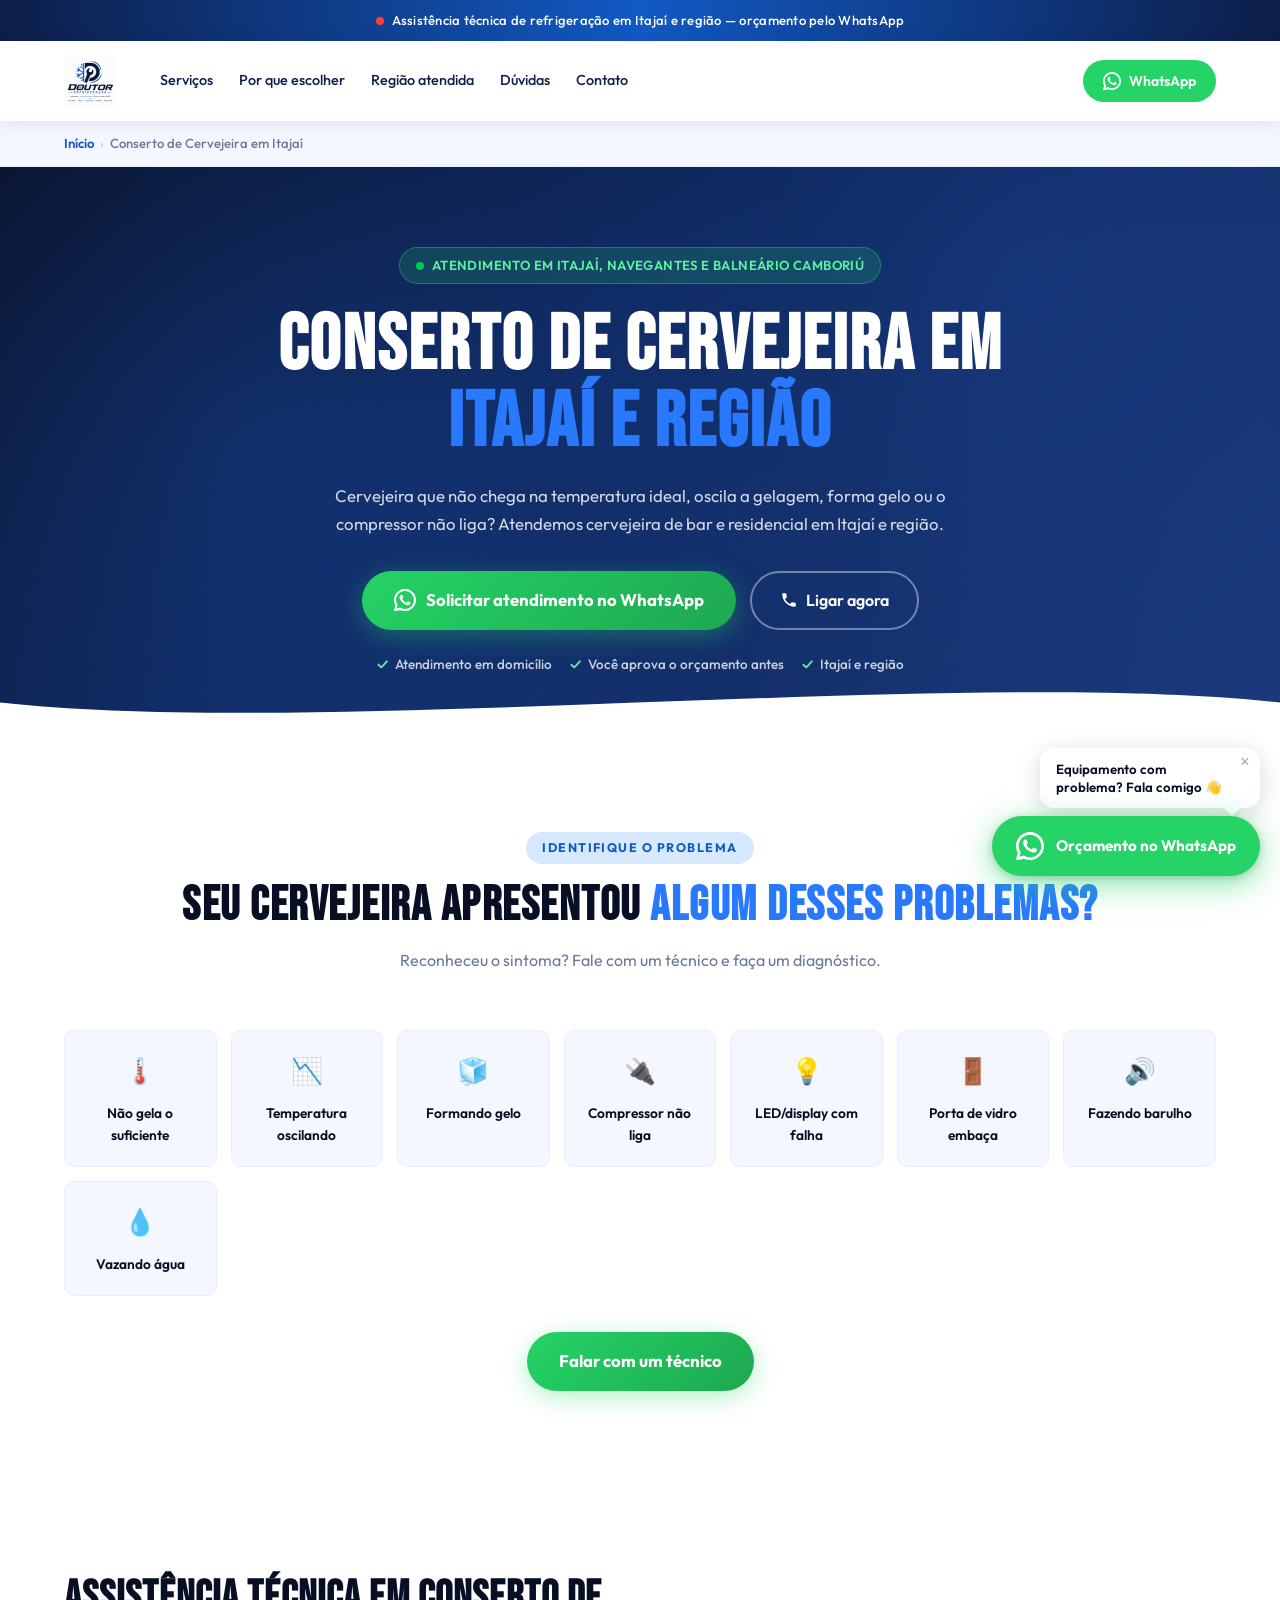
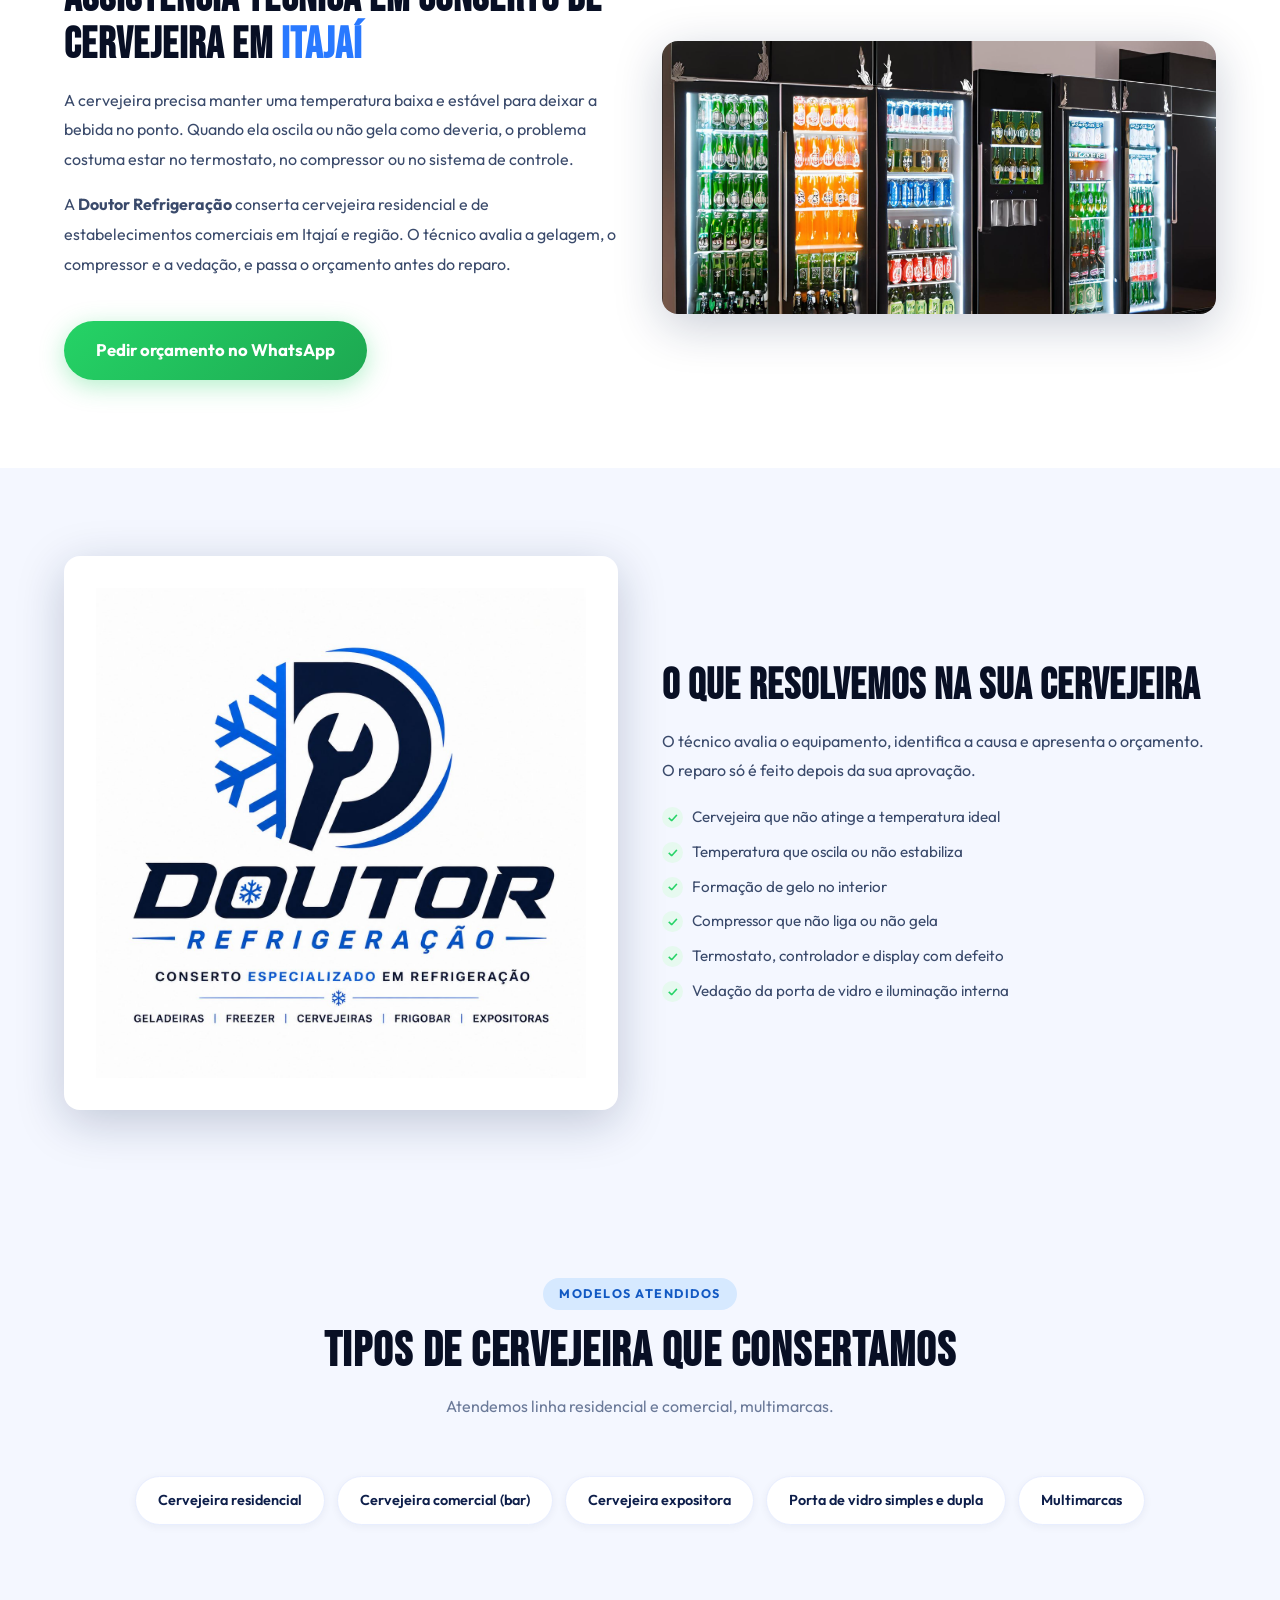
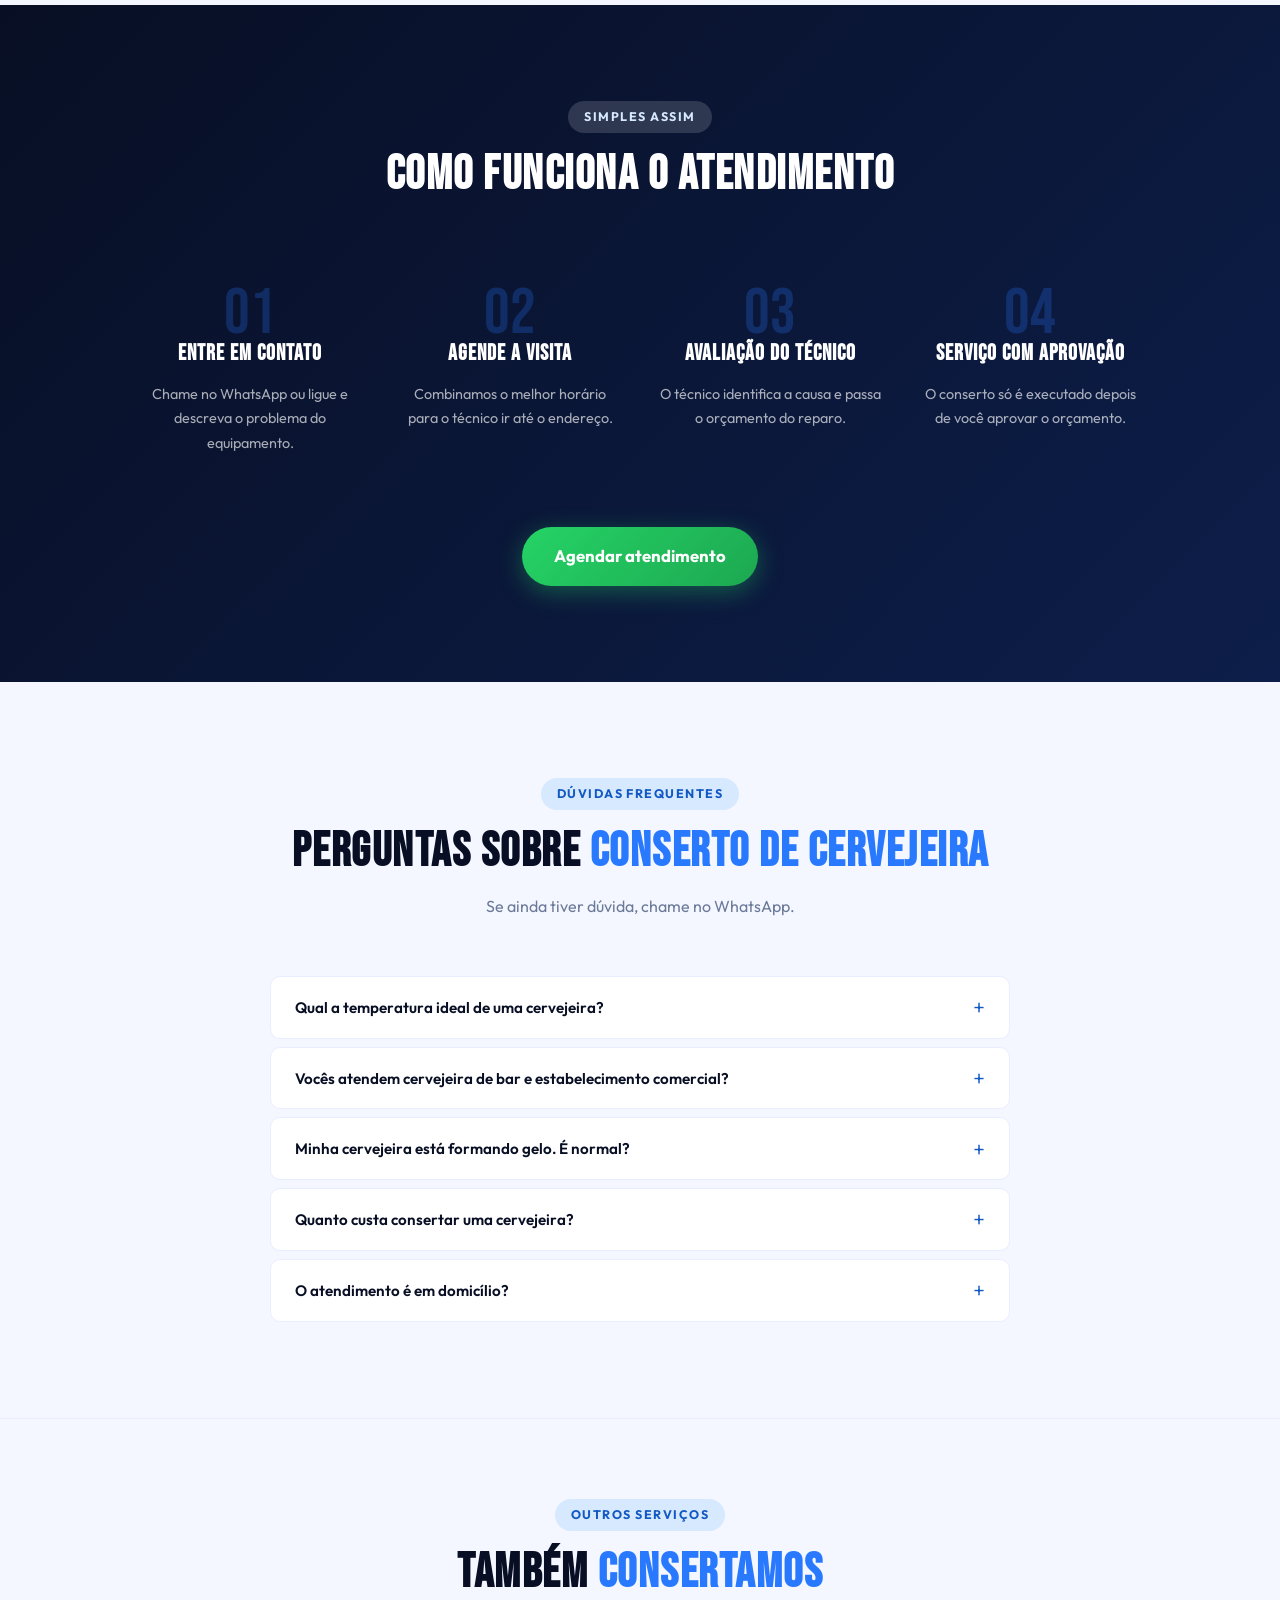
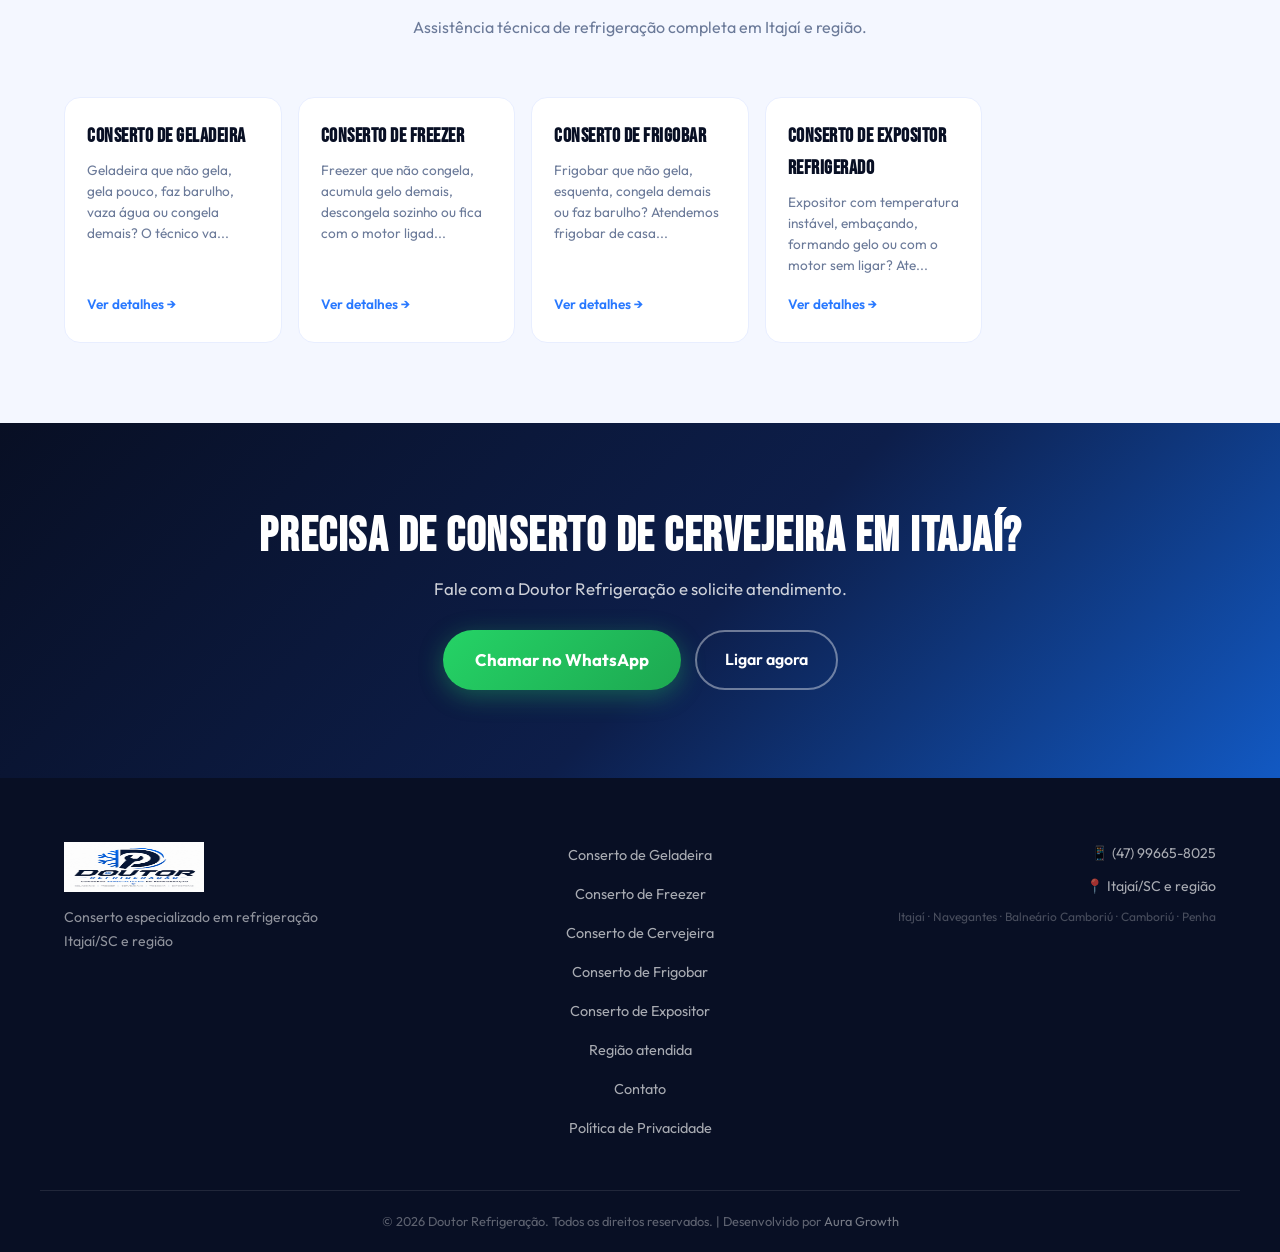
<file: conserto-de-cervejeira.html>
<!DOCTYPE html>
<html lang="pt-BR">
<head>
  <!-- Google Tag Manager -->
  <script>(function(w,d,s,l,i){w[l]=w[l]||[];w[l].push({'gtm.start':
  new Date().getTime(),event:'gtm.js'});var f=d.getElementsByTagName(s)[0],
  j=d.createElement(s),dl=l!='dataLayer'?'&l='+l:'';j.async=true;j.src=
  'https://www.googletagmanager.com/gtm.js?id='+i+dl;f.parentNode.insertBefore(j,f);
  })(window,document,'script','dataLayer','GTM-M36B7RT2');</script>
  <!-- End Google Tag Manager -->

  <meta charset="UTF-8">
  <meta name="viewport" content="width=device-width, initial-scale=1.0">
  <meta name="robots" content="index, follow">
  <meta name="theme-color" content="#1259C3">

  <link rel="canonical" href="https://doutorrefrigeracao.com.br/conserto-de-cervejeira.html">

  <title>Conserto de Cervejeira em Itajaí | Doutor Refrigeração</title>
  <meta name="description" content="Conserto de cervejeira em Itajaí e região: não atinge a temperatura ideal, oscila, forma gelo ou o compressor não liga. Atendimento para bar e residência pelo WhatsApp.">

  <meta property="og:type" content="website">
  <meta property="og:url" content="https://doutorrefrigeracao.com.br/conserto-de-cervejeira.html">
  <meta property="og:site_name" content="Doutor Refrigeração">
  <meta property="og:locale" content="pt_BR">
  <meta property="og:title" content="Conserto de Cervejeira em Itajaí | Doutor Refrigeração">
  <meta property="og:description" content="Conserto de cervejeira em Itajaí e região: não atinge a temperatura ideal, oscila, forma gelo ou o compressor não liga. Atendimento para bar e residência pelo WhatsApp.">
  <meta property="og:image" content="https://doutorrefrigeracao.com.br/og-image.jpg">

  <meta name="twitter:card" content="summary_large_image">
  <meta name="twitter:title" content="Conserto de Cervejeira em Itajaí | Doutor Refrigeração">
  <meta name="twitter:description" content="Conserto de cervejeira em Itajaí e região: não atinge a temperatura ideal, oscila, forma gelo ou o compressor não liga. Atendimento para bar e residência pelo WhatsApp.">
  <meta name="twitter:image" content="https://doutorrefrigeracao.com.br/og-image.jpg">

  <link rel="icon" href="logo.jpeg" type="image/jpeg">
  <link rel="apple-touch-icon" href="logo.jpeg">

  <!-- Google tag — Ads + GA4 (PRESERVADO) -->
  <script async src="https://www.googletagmanager.com/gtag/js?id=AW-18193782772"></script>
  <script>
    window.dataLayer = window.dataLayer || [];
    function gtag(){dataLayer.push(arguments);}
    gtag('js', new Date());
    gtag('config', 'AW-18193782772');
    gtag('config', 'G-5RVY3S2EG7');
  </script>

  <!-- Service + LocalBusiness + Breadcrumb -->
  <script type="application/ld+json">
  {
    "@context": "https://schema.org",
    "@graph": [
      {
        "@type": "LocalBusiness",
        "@id": "https://doutorrefrigeracao.com.br/#business",
        "name": "Doutor Refrigeração",
        "image": "https://doutorrefrigeracao.com.br/logo.jpeg",
        "url": "https://doutorrefrigeracao.com.br/",
        "telephone": "+5547996658025",
        "address": { "@type": "PostalAddress", "streetAddress": "Rua Joaquim José de Freitas, 147", "addressLocality": "Itajaí", "addressRegion": "SC", "postalCode": "88301-000", "addressCountry": "BR" },
        "geo": { "@type": "GeoCoordinates", "latitude": -26.9069, "longitude": -48.6685 },
        "areaServed": [
          { "@type": "City", "name": "Itajaí" },
          { "@type": "City", "name": "Navegantes" },
          { "@type": "City", "name": "Balneário Camboriú" },
          { "@type": "City", "name": "Camboriú" },
          { "@type": "City", "name": "Penha" }
        ]
      },
      {
        "@type": "Service",
        "@id": "https://doutorrefrigeracao.com.br/conserto-de-cervejeira.html#service",
        "serviceType": "Conserto de Cervejeira",
        "name": "Conserto de Cervejeira em Itajaí",
        "url": "https://doutorrefrigeracao.com.br/conserto-de-cervejeira.html",
        "provider": { "@id": "https://doutorrefrigeracao.com.br/#business" },
        "areaServed": [
          { "@type": "City", "name": "Itajaí" },
          { "@type": "City", "name": "Navegantes" },
          { "@type": "City", "name": "Balneário Camboriú" },
          { "@type": "City", "name": "Camboriú" },
          { "@type": "City", "name": "Penha" }
        ],
        "description": "Conserto de cervejeira em Itajaí e região: não atinge a temperatura ideal, oscila, forma gelo ou o compressor não liga. Atendimento para bar e residência pelo WhatsApp."
      },
      {
        "@type": "WebPage",
        "@id": "https://doutorrefrigeracao.com.br/conserto-de-cervejeira.html#webpage",
        "url": "https://doutorrefrigeracao.com.br/conserto-de-cervejeira.html",
        "name": "Conserto de Cervejeira em Itajaí | Doutor Refrigeração",
        "inLanguage": "pt-BR",
        "about": { "@id": "https://doutorrefrigeracao.com.br/conserto-de-cervejeira.html#service" }
      },
      {
        "@type": "BreadcrumbList",
        "@id": "https://doutorrefrigeracao.com.br/conserto-de-cervejeira.html#breadcrumb",
        "itemListElement": [
          { "@type": "ListItem", "position": 1, "name": "Início", "item": "https://doutorrefrigeracao.com.br/" },
          { "@type": "ListItem", "position": 2, "name": "Conserto de Cervejeira em Itajaí", "item": "https://doutorrefrigeracao.com.br/conserto-de-cervejeira.html" }
        ]
      }
    ]
  }
  </script>

  <!-- FAQPage (idêntico ao texto visível) -->
  <script type="application/ld+json">
  {
    "@context": "https://schema.org",
    "@type": "FAQPage",
    "mainEntity": [
      { "@type": "Question", "name": "Qual a temperatura ideal de uma cervejeira?", "acceptedAnswer": { "@type": "Answer", "text": "A maioria das cervejeiras trabalha entre 0°C e -4°C, dependendo do modelo. Se a sua não mantém a temperatura, o técnico verifica termostato e sistema de refrigeração." } },
      { "@type": "Question", "name": "Vocês atendem cervejeira de bar e estabelecimento comercial?", "acceptedAnswer": { "@type": "Answer", "text": "Sim. Atendemos cervejeira residencial e comercial, com foco em agilidade para não deixar o estabelecimento parado." } },
      { "@type": "Question", "name": "Minha cervejeira está formando gelo. É normal?", "acceptedAnswer": { "@type": "Answer", "text": "Formação de gelo em excesso costuma indicar problema de vedação, termostato ou sistema de degelo. O técnico avalia no local." } },
      { "@type": "Question", "name": "Quanto custa consertar uma cervejeira?", "acceptedAnswer": { "@type": "Answer", "text": "Depende do defeito e da peça. Fazemos o diagnóstico antes e você aprova o orçamento antes do reparo." } },
      { "@type": "Question", "name": "O atendimento é em domicílio?", "acceptedAnswer": { "@type": "Answer", "text": "Sim, o técnico vai até a sua casa ou estabelecimento em Itajaí e região." } }
    ]
  }
  </script>

  <link rel="preconnect" href="https://fonts.googleapis.com">
  <link rel="preconnect" href="https://fonts.gstatic.com" crossorigin>
  <link href="https://fonts.googleapis.com/css2?family=Bebas+Neue&family=Outfit:wght@300;400;500;600;700;800;900&display=swap" rel="stylesheet">
  <link rel="stylesheet" href="style.css">
</head>
<body>
  <!-- GTM noscript -->
  <noscript><iframe src="https://www.googletagmanager.com/ns.html?id=GTM-M36B7RT2" height="0" width="0" style="display:none;visibility:hidden"></iframe></noscript>
  <a href="#problemas" class="skip-link">Ir para o conteúdo</a>
  <!-- INFO BAR -->
  <div class="info-bar">
    <span class="live-dot" aria-hidden="true"></span>
    Assistência técnica de refrigeração em Itajaí e região — orçamento pelo WhatsApp
  </div>

  <!-- NAVBAR -->
  <nav class="navbar" aria-label="Navegação principal">
    <div class="container nav-inner">
      <a href="index.html" class="nav-logo" aria-label="Doutor Refrigeração — início">
        <img src="logo.jpeg" alt="Doutor Refrigeração" class="logo-img" width="140" height="52" onerror="this.style.display='none'; this.nextElementSibling.style.display='flex'">
        <div class="logo-fallback" style="display:none">
          <span class="logo-text-big">DOUTOR</span>
          <span class="logo-text-small">REFRIGERAÇÃO</span>
        </div>
      </a>
      <div class="nav-links">
        <a href="index.html#servicos">Serviços</a>
        <a href="index.html#porque">Por que escolher</a>
        <a href="index.html#regiao">Região atendida</a>
        <a href="index.html#faq">Dúvidas</a>
        <a href="index.html#contato">Contato</a>
      </div>
      <a href="https://wa.me/5547996658025?text=Ol%C3%A1%21%20Vim%20pelo%20site%20do%20Doutor%20Refrigera%C3%A7%C3%A3o%20e%20preciso%20de%20um%20or%C3%A7amento." class="btn-nav-wa" target="_blank" rel="noopener" aria-label="Chamar no WhatsApp">
        <svg width="18" height="18" viewBox="0 0 24 24" fill="currentColor" aria-hidden="true"><path d="M17.472 14.382c-.297-.149-1.758-.867-2.03-.967-.273-.099-.471-.148-.67.15-.197.297-.767.966-.94 1.164-.173.199-.347.223-.644.075-.297-.15-1.255-.463-2.39-1.475-.883-.788-1.48-1.761-1.653-2.059-.173-.297-.018-.458.13-.606.134-.133.298-.347.446-.52.149-.174.198-.298.298-.497.099-.198.05-.371-.025-.52-.075-.149-.669-1.612-.916-2.207-.242-.579-.487-.5-.669-.51-.173-.008-.371-.01-.57-.01-.198 0-.52.074-.792.372-.272.297-1.04 1.016-1.04 2.479 0 1.462 1.065 2.875 1.213 3.074.149.198 2.096 3.2 5.077 4.487.709.306 1.262.489 1.694.625.712.227 1.36.195 1.871.118.571-.085 1.758-.719 2.006-1.413.248-.694.248-1.289.173-1.413-.074-.124-.272-.198-.57-.347z"/><path d="M12 0C5.373 0 0 5.373 0 12c0 2.127.558 4.122 1.532 5.857L.057 23.54a.75.75 0 00.903.903l5.684-1.475A11.95 11.95 0 0012 24c6.627 0 12-5.373 12-12S18.627 0 12 0zm0 21.75a9.71 9.71 0 01-4.952-1.356l-.356-.211-3.69.957.977-3.583-.232-.369A9.716 9.716 0 012.25 12C2.25 6.615 6.615 2.25 12 2.25S21.75 6.615 21.75 12 17.385 21.75 12 21.75z"/></svg>
        <span>WhatsApp</span>
      </a>
    </div>
  </nav>
  <!-- BREADCRUMB -->
  <nav class="breadcrumb" aria-label="Trilha de navegação">
    <ol>
      <li><a href="index.html">Início</a></li>
      <li class="sep" aria-hidden="true">›</li>
      <li aria-current="page">Conserto de Cervejeira em Itajaí</li>
    </ol>
  </nav>
  <!-- HERO -->
  <header class="hero hero-service" id="topo">
    <div class="hero-bg-pattern" aria-hidden="true"></div>
    <div class="container hero-inner">
      <div class="hero-content">
        <div class="badge-urgency">
          <span class="pulse-dot" aria-hidden="true"></span>
          Atendimento em Itajaí, Navegantes e Balneário Camboriú
        </div>
        <h1 class="hero-title">Conserto de Cervejeira em <span class="highlight">Itajaí e Região</span></h1>
        <p class="hero-sub">Cervejeira que não chega na temperatura ideal, oscila a gelagem, forma gelo ou o compressor não liga? Atendemos cervejeira de bar e residencial em Itajaí e região.</p>
        <div class="hero-ctas">
          <a href="https://wa.me/5547996658025?text=Ol%C3%A1%21%20Vim%20pelo%20site%20do%20Doutor%20Refrigera%C3%A7%C3%A3o.%20Preciso%20de%20conserto%20de%20cervejeira%20em%20Itaja%C3%AD%20e%20quero%20um%20or%C3%A7amento." class="btn-primary" target="_blank" rel="noopener">
            <svg width="22" height="22" viewBox="0 0 24 24" fill="currentColor" aria-hidden="true"><path d="M17.472 14.382c-.297-.149-1.758-.867-2.03-.967-.273-.099-.471-.148-.67.15-.197.297-.767.966-.94 1.164-.173.199-.347.223-.644.075-.297-.15-1.255-.463-2.39-1.475-.883-.788-1.48-1.761-1.653-2.059-.173-.297-.018-.458.13-.606.134-.133.298-.347.446-.52.149-.174.198-.298.298-.497.099-.198.05-.371-.025-.52-.075-.149-.669-1.612-.916-2.207-.242-.579-.487-.5-.669-.51-.173-.008-.371-.01-.57-.01-.198 0-.52.074-.792.372-.272.297-1.04 1.016-1.04 2.479 0 1.462 1.065 2.875 1.213 3.074.149.198 2.096 3.2 5.077 4.487.709.306 1.262.489 1.694.625.712.227 1.36.195 1.871.118.571-.085 1.758-.719 2.006-1.413.248-.694.248-1.289.173-1.413-.074-.124-.272-.198-.57-.347z"/><path d="M12 0C5.373 0 0 5.373 0 12c0 2.127.558 4.122 1.532 5.857L.057 23.54a.75.75 0 00.903.903l5.684-1.475A11.95 11.95 0 0012 24c6.627 0 12-5.373 12-12S18.627 0 12 0zm0 21.75a9.71 9.71 0 01-4.952-1.356l-.356-.211-3.69.957.977-3.583-.232-.369A9.716 9.716 0 012.25 12C2.25 6.615 6.615 2.25 12 2.25S21.75 6.615 21.75 12 17.385 21.75 12 21.75z"/></svg>
            Solicitar atendimento no WhatsApp
          </a>
          <a href="tel:+5547996658025" class="btn-secondary" aria-label="Ligar para (47) 99665-8025">
            <svg width="18" height="18" viewBox="0 0 24 24" fill="currentColor" aria-hidden="true"><path d="M6.62 10.79c1.44 2.83 3.76 5.14 6.59 6.59l2.2-2.2c.27-.27.67-.36 1.02-.24 1.12.37 2.33.57 3.57.57.55 0 1 .45 1 1V20c0 .55-.45 1-1 1-9.39 0-17-7.61-17-17 0-.55.45-1 1-1h3.5c.55 0 1 .45 1 1 0 1.25.2 2.45.57 3.57.11.35.03.74-.25 1.02l-2.2 2.2z"/></svg>
            Ligar agora
          </a>
        </div>
        <ul class="hero-trust-pills">
          <li>Atendimento em domicílio</li>
          <li>Você aprova o orçamento antes</li>
          <li>Itajaí e região</li>
        </ul>
      </div>
    </div>
    <div class="hero-wave" aria-hidden="true">
      <svg viewBox="0 0 1440 80" xmlns="http://www.w3.org/2000/svg" preserveAspectRatio="none"><path d="M0,40 C360,80 1080,0 1440,40 L1440,80 L0,80 Z" fill="#ffffff"/></svg>
    </div>
  </header>
  <!-- PROBLEMAS -->
  <section class="problems" id="problemas">
    <div class="container">
      <div class="section-header">
        <span class="section-tag">Identifique o problema</span>
        <h2>Seu cervejeira apresentou <span class="blue-text">algum desses problemas?</span></h2>
        <p>Reconheceu o sintoma? Fale com um técnico e faça um diagnóstico.</p>
      </div>
      <div class="problems-grid">
        <div class="problem-card">🌡️<span>Não gela o suficiente</span></div>
        <div class="problem-card">📉<span>Temperatura oscilando</span></div>
        <div class="problem-card">🧊<span>Formando gelo</span></div>
        <div class="problem-card">🔌<span>Compressor não liga</span></div>
        <div class="problem-card">💡<span>LED/display com falha</span></div>
        <div class="problem-card">🚪<span>Porta de vidro embaça</span></div>
        <div class="problem-card">🔊<span>Fazendo barulho</span></div>
        <div class="problem-card">💧<span>Vazando água</span></div>
      </div>
      <div class="problems-cta">
        <a href="https://wa.me/5547996658025?text=Ol%C3%A1%21%20Meu%20cervejeira%20est%C3%A1%20com%20problema%20e%20quero%20falar%20com%20um%20t%C3%A9cnico." class="btn-primary" target="_blank" rel="noopener">Falar com um técnico</a>
      </div>
    </div>
  </section>
  <!-- CONTEÚDO -->
  <section class="svc-content">
    <div class="container">
      <div class="svc-split">
        <div class="svc-split-text">
          <h2>Assistência técnica em conserto de cervejeira em <span class="blue-text">Itajaí</span></h2>
          <p>A cervejeira precisa manter uma temperatura baixa e estável para deixar a bebida no ponto. Quando ela oscila ou não gela como deveria, o problema costuma estar no termostato, no compressor ou no sistema de controle.</p>
          <p>A <strong>Doutor Refrigeração</strong> conserta cervejeira residencial e de estabelecimentos comerciais em Itajaí e região. O técnico avalia a gelagem, o compressor e a vedação, e passa o orçamento antes do reparo.</p>
          <a href="https://wa.me/5547996658025?text=Ol%C3%A1%21%20Preciso%20de%20conserto%20de%20cervejeira%20em%20Itaja%C3%AD." class="btn-primary" target="_blank" rel="noopener">Pedir orçamento no WhatsApp</a>
        </div>
        <div class="svc-split-media">
          <img src="image copy 2.png" alt="Conserto de cervejeira em Itajaí" loading="lazy" width="520" height="360" onerror="this.style.opacity=0.35">
        </div>
      </div>
    </div>
  </section>

  <!-- CHECKLIST -->
  <section class="svc-content alt">
    <div class="container">
      <div class="svc-split">
        <div class="svc-split-media">
          <img src="logo.jpeg" alt="Doutor Refrigeração — assistência técnica em Itajaí" loading="lazy" width="520" height="360" style="object-fit:contain;padding:32px;background:#fff" onerror="this.style.display='none'">
        </div>
        <div class="svc-split-text">
          <h2>O que resolvemos na sua cervejeira</h2>
          <p>O técnico avalia o equipamento, identifica a causa e apresenta o orçamento. O reparo só é feito depois da sua aprovação.</p>
          <ul class="svc-check">
            <li>Cervejeira que não atinge a temperatura ideal</li>
            <li>Temperatura que oscila ou não estabiliza</li>
            <li>Formação de gelo no interior</li>
            <li>Compressor que não liga ou não gela</li>
            <li>Termostato, controlador e display com defeito</li>
            <li>Vedação da porta de vidro e iluminação interna</li>
          </ul>
        </div>
      </div>
    </div>
  </section>
  <!-- TIPOS -->
  <section class="equip-section">
    <div class="container">
      <div class="section-header">
        <span class="section-tag">Modelos atendidos</span>
        <h2>Tipos de cervejeira que consertamos</h2>
        <p>Atendemos linha residencial e comercial, multimarcas.</p>
      </div>
      <ul class="equip-chips">
        <li>Cervejeira residencial</li>
        <li>Cervejeira comercial (bar)</li>
        <li>Cervejeira expositora</li>
        <li>Porta de vidro simples e dupla</li>
        <li>Multimarcas</li>
      </ul>
    </div>
  </section>
  <!-- COMO FUNCIONA -->
  <section class="how-it-works">
    <div class="container">
      <div class="section-header light">
        <span class="section-tag-light">Simples assim</span>
        <h2>Como funciona o atendimento</h2>
      </div>
      <ol class="steps-row">
        <li class="step"><div class="step-num">01</div><h3>Entre em contato</h3><p>Chame no WhatsApp ou ligue e descreva o problema do equipamento.</p></li>
        <li class="step"><div class="step-num">02</div><h3>Agende a visita</h3><p>Combinamos o melhor horário para o técnico ir até o endereço.</p></li>
        <li class="step"><div class="step-num">03</div><h3>Avaliação do técnico</h3><p>O técnico identifica a causa e passa o orçamento do reparo.</p></li>
        <li class="step"><div class="step-num">04</div><h3>Serviço com aprovação</h3><p>O conserto só é executado depois de você aprovar o orçamento.</p></li>
      </ol>
      <div class="how-cta">
        <a href="https://wa.me/5547996658025?text=Ol%C3%A1%21%20Quero%20agendar%20uma%20visita%20do%20t%C3%A9cnico%20de%20refrigera%C3%A7%C3%A3o." class="btn-primary" target="_blank" rel="noopener">Agendar atendimento</a>
      </div>
    </div>
  </section>
  <!-- FAQ -->
  <section class="faq-section" id="faq">
    <div class="container">
      <div class="section-header">
        <span class="section-tag">Dúvidas frequentes</span>
        <h2>Perguntas sobre <span class="blue-text">conserto de cervejeira</span></h2>
        <p>Se ainda tiver dúvida, chame no WhatsApp.</p>
      </div>
      <div class="faq-list">
        <div class="faq-item"><button class="faq-q" aria-expanded="false">Qual a temperatura ideal de uma cervejeira?<span class="faq-ic" aria-hidden="true">+</span></button><div class="faq-a"><p>A maioria das cervejeiras trabalha entre 0°C e -4°C, dependendo do modelo. Se a sua não mantém a temperatura, o técnico verifica termostato e sistema de refrigeração.</p></div></div>
        <div class="faq-item"><button class="faq-q" aria-expanded="false">Vocês atendem cervejeira de bar e estabelecimento comercial?<span class="faq-ic" aria-hidden="true">+</span></button><div class="faq-a"><p>Sim. Atendemos cervejeira residencial e comercial, com foco em agilidade para não deixar o estabelecimento parado.</p></div></div>
        <div class="faq-item"><button class="faq-q" aria-expanded="false">Minha cervejeira está formando gelo. É normal?<span class="faq-ic" aria-hidden="true">+</span></button><div class="faq-a"><p>Formação de gelo em excesso costuma indicar problema de vedação, termostato ou sistema de degelo. O técnico avalia no local.</p></div></div>
        <div class="faq-item"><button class="faq-q" aria-expanded="false">Quanto custa consertar uma cervejeira?<span class="faq-ic" aria-hidden="true">+</span></button><div class="faq-a"><p>Depende do defeito e da peça. Fazemos o diagnóstico antes e você aprova o orçamento antes do reparo.</p></div></div>
        <div class="faq-item"><button class="faq-q" aria-expanded="false">O atendimento é em domicílio?<span class="faq-ic" aria-hidden="true">+</span></button><div class="faq-a"><p>Sim, o técnico vai até a sua casa ou estabelecimento em Itajaí e região.</p></div></div>
      </div>
    </div>
  </section>
  <!-- RELACIONADOS -->
  <section class="related-services">
    <div class="container">
      <div class="section-header">
        <span class="section-tag">Outros serviços</span>
        <h2>Também <span class="blue-text">consertamos</span></h2>
        <p>Assistência técnica de refrigeração completa em Itajaí e região.</p>
      </div>
      <div class="related-grid">
        <div class="related-card">
          <h3><a href="conserto-de-geladeira.html">Conserto de Geladeira</a></h3>
          <p>Geladeira que não gela, gela pouco, faz barulho, vaza água ou congela demais? O técnico va...</p>
          <a href="conserto-de-geladeira.html" class="service-link">Ver detalhes →</a>
        </div>
        <div class="related-card">
          <h3><a href="conserto-de-freezer.html">Conserto de Freezer</a></h3>
          <p>Freezer que não congela, acumula gelo demais, descongela sozinho ou fica com o motor ligad...</p>
          <a href="conserto-de-freezer.html" class="service-link">Ver detalhes →</a>
        </div>
        <div class="related-card">
          <h3><a href="conserto-de-frigobar.html">Conserto de Frigobar</a></h3>
          <p>Frigobar que não gela, esquenta, congela demais ou faz barulho? Atendemos frigobar de casa...</p>
          <a href="conserto-de-frigobar.html" class="service-link">Ver detalhes →</a>
        </div>
        <div class="related-card">
          <h3><a href="conserto-de-expositor.html">Conserto de Expositor Refrigerado</a></h3>
          <p>Expositor com temperatura instável, embaçando, formando gelo ou com o motor sem ligar? Ate...</p>
          <a href="conserto-de-expositor.html" class="service-link">Ver detalhes →</a>
        </div>
      </div>
    </div>
  </section>
  <!-- CTA FINAL -->
  <section class="final-cta">
    <div class="container final-cta-inner">
      <h2>Precisa de conserto de cervejeira em Itajaí?</h2>
      <p>Fale com a Doutor Refrigeração e solicite atendimento.</p>
      <div class="final-cta-btns">
        <a href="https://wa.me/5547996658025?text=Ol%C3%A1%21%20Preciso%20de%20conserto%20de%20cervejeira%20em%20Itaja%C3%AD%20e%20quero%20solicitar%20atendimento." class="btn-primary" target="_blank" rel="noopener">Chamar no WhatsApp</a>
        <a href="tel:+5547996658025" class="btn-secondary">Ligar agora</a>
      </div>
    </div>
  </section>
  <!-- FOOTER -->
  <footer class="footer">
    <div class="container footer-inner">
      <div class="footer-logo">
        <img src="logo.jpeg" alt="Doutor Refrigeração" height="50" width="140" onerror="this.style.display='none'">
        <p>Conserto especializado em refrigeração<br>Itajaí/SC e região</p>
      </div>
      <nav class="footer-links" aria-label="Rodapé">
        <a href="conserto-de-geladeira.html">Conserto de Geladeira</a>
        <a href="conserto-de-freezer.html">Conserto de Freezer</a>
        <a href="conserto-de-cervejeira.html">Conserto de Cervejeira</a>
        <a href="conserto-de-frigobar.html">Conserto de Frigobar</a>
        <a href="conserto-de-expositor.html">Conserto de Expositor</a>
        <a href="index.html#regiao">Região atendida</a>
        <a href="index.html#contato">Contato</a>
        <a href="politica-de-privacidade.html">Política de Privacidade</a>
      </nav>
      <div class="footer-contact">
        <p>📱 (47) 99665-8025</p>
        <p>📍 Itajaí/SC e região</p>
        <p class="footer-cities">Itajaí · Navegantes · Balneário Camboriú · Camboriú · Penha</p>
      </div>
    </div>
    <div class="footer-bottom">
      <p>© 2026 Doutor Refrigeração. Todos os direitos reservados. | Desenvolvido por <a href="https://auragrowth.com.br" target="_blank" rel="noopener">Aura Growth</a></p>
    </div>
  </footer>
  <!-- FLOATING WHATSAPP -->
  <div class="float-wa-wrap" id="floatWrap">
    <a href="https://wa.me/5547996658025?text=Ol%C3%A1%21%20Meu%20equipamento%20est%C3%A1%20com%20problema.%20Podem%20me%20ajudar%3F" class="float-bubble" id="floatBubble" target="_blank" rel="noopener">
      Equipamento com problema? Fala comigo 👋
      <button type="button" class="float-bubble-close" id="floatBubbleClose" aria-label="Fechar mensagem">×</button>
    </a>
    <a href="https://wa.me/5547996658025?text=Ol%C3%A1%21%20Meu%20equipamento%20est%C3%A1%20com%20problema.%20Podem%20me%20ajudar%3F" class="float-wa" target="_blank" rel="noopener" id="floatWA" aria-label="Chamar no WhatsApp">
      <svg width="28" height="28" viewBox="0 0 24 24" fill="currentColor" aria-hidden="true"><path d="M17.472 14.382c-.297-.149-1.758-.867-2.03-.967-.273-.099-.471-.148-.67.15-.197.297-.767.966-.94 1.164-.173.199-.347.223-.644.075-.297-.15-1.255-.463-2.39-1.475-.883-.788-1.48-1.761-1.653-2.059-.173-.297-.018-.458.13-.606.134-.133.298-.347.446-.52.149-.174.198-.298.298-.497.099-.198.05-.371-.025-.52-.075-.149-.669-1.612-.916-2.207-.242-.579-.487-.5-.669-.51-.173-.008-.371-.01-.57-.01-.198 0-.52.074-.792.372-.272.297-1.04 1.016-1.04 2.479 0 1.462 1.065 2.875 1.213 3.074.149.198 2.096 3.2 5.077 4.487.709.306 1.262.489 1.694.625.712.227 1.36.195 1.871.118.571-.085 1.758-.719 2.006-1.413.248-.694.248-1.289.173-1.413-.074-.124-.272-.198-.57-.347z"/><path d="M12 0C5.373 0 0 5.373 0 12c0 2.127.558 4.122 1.532 5.857L.057 23.54a.75.75 0 00.903.903l5.684-1.475A11.95 11.95 0 0012 24c6.627 0 12-5.373 12-12S18.627 0 12 0zm0 21.75a9.71 9.71 0 01-4.952-1.356l-.356-.211-3.69.957.977-3.583-.232-.369A9.716 9.716 0 012.25 12C2.25 6.615 6.615 2.25 12 2.25S21.75 6.615 21.75 12 17.385 21.75 12 21.75z"/></svg>
      <span>Orçamento no WhatsApp</span>
    </a>
  </div>

  <script src="script.js"></script>
</body>
</html>
</file>
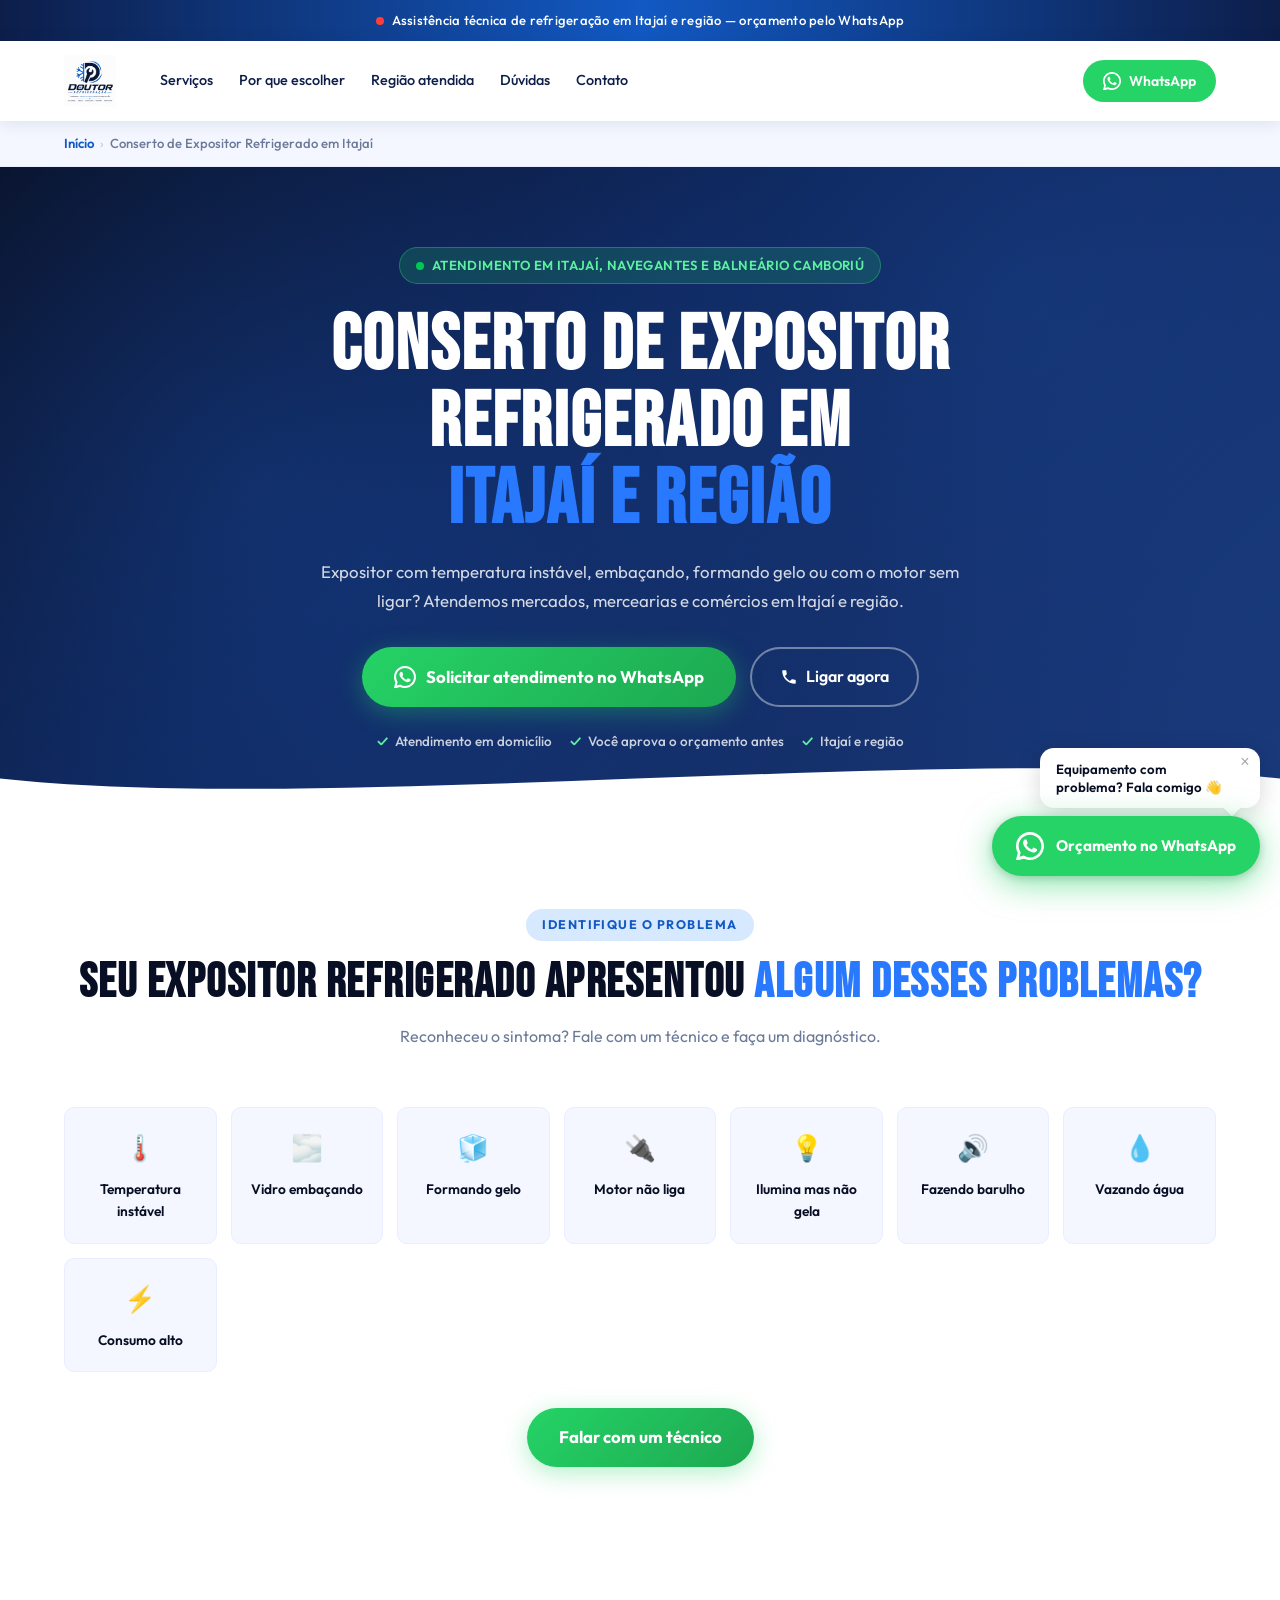
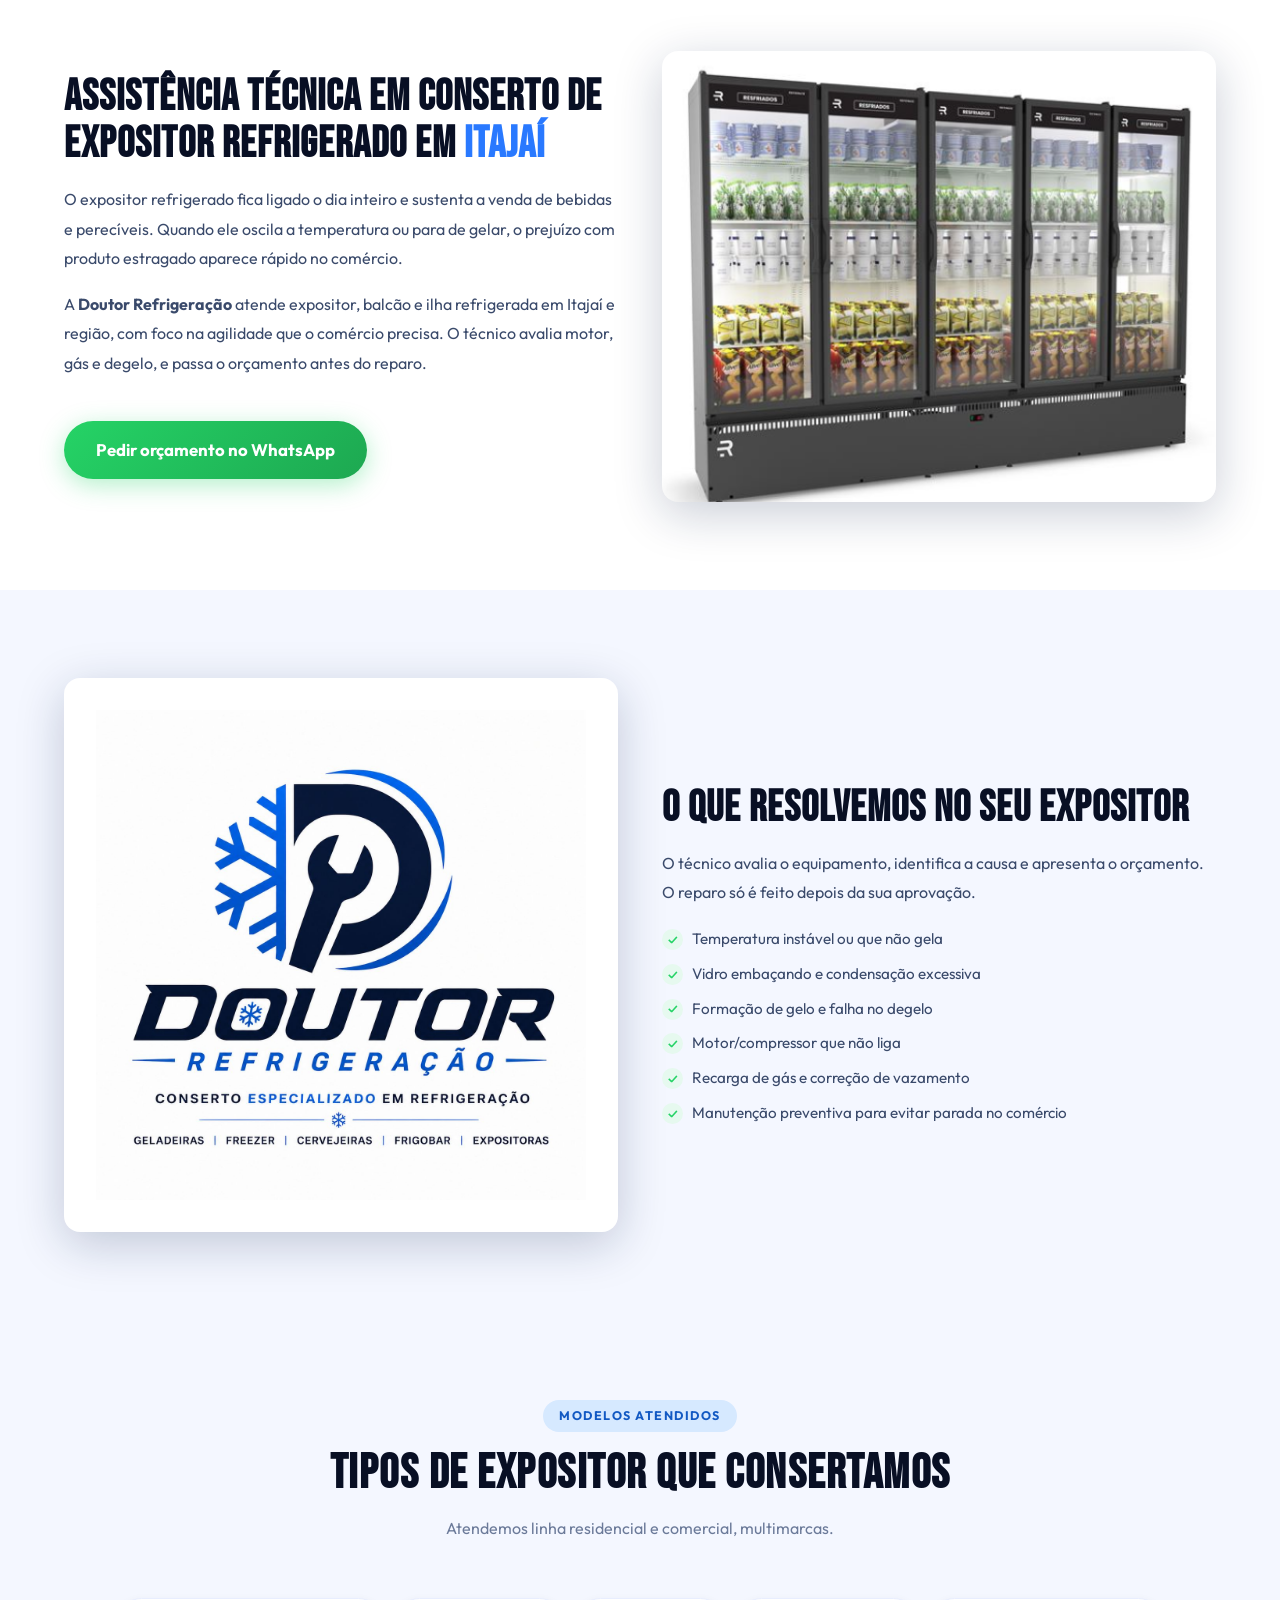
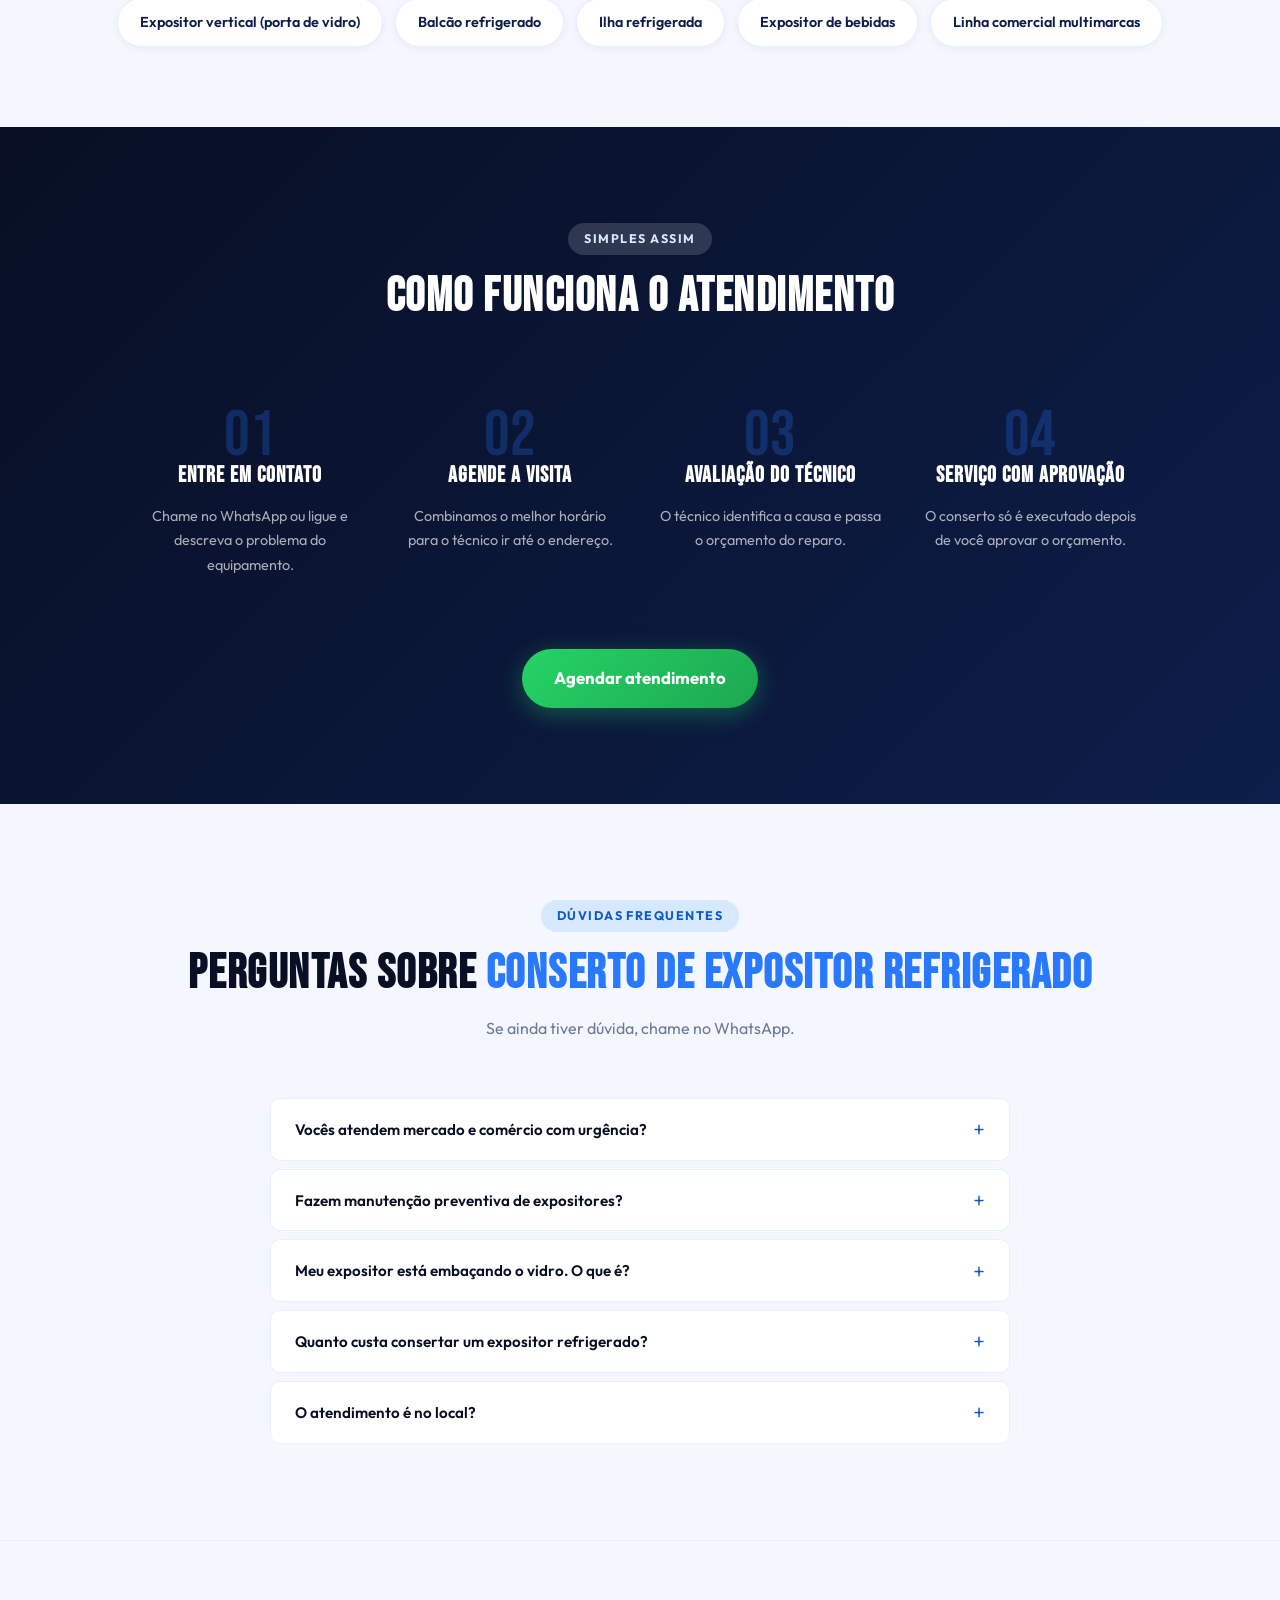
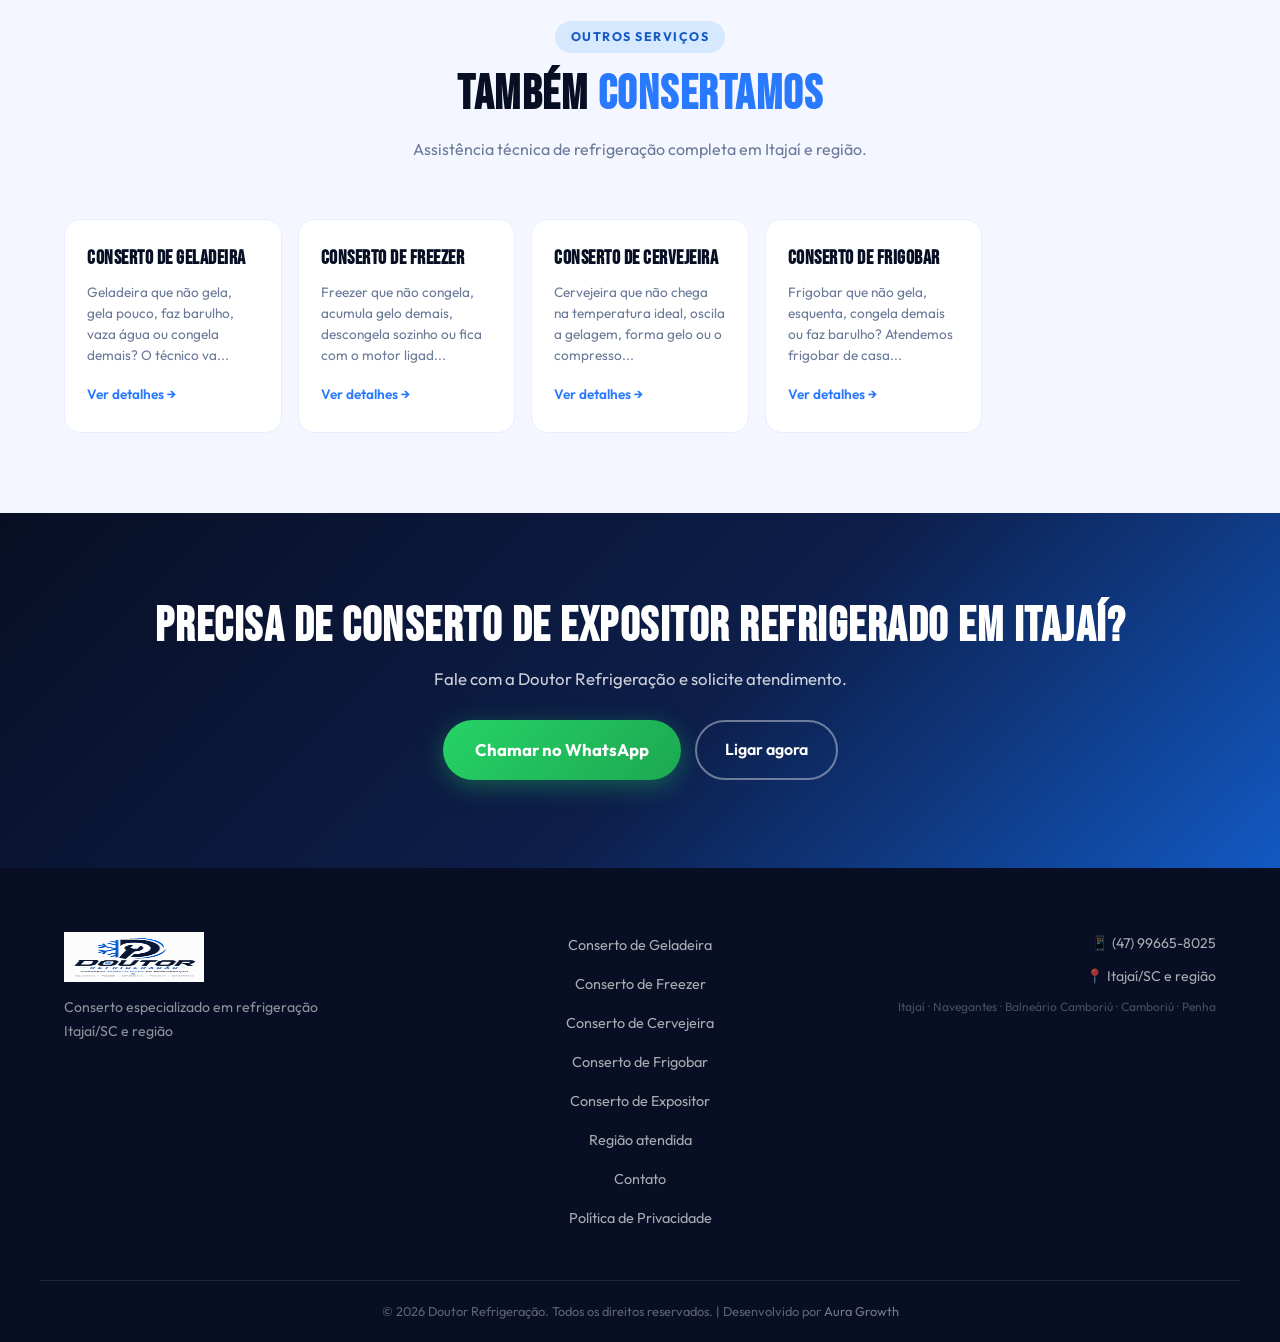
<file: conserto-de-expositor.html>
<!DOCTYPE html>
<html lang="pt-BR">
<head>
  <!-- Google Tag Manager -->
  <script>(function(w,d,s,l,i){w[l]=w[l]||[];w[l].push({'gtm.start':
  new Date().getTime(),event:'gtm.js'});var f=d.getElementsByTagName(s)[0],
  j=d.createElement(s),dl=l!='dataLayer'?'&l='+l:'';j.async=true;j.src=
  'https://www.googletagmanager.com/gtm.js?id='+i+dl;f.parentNode.insertBefore(j,f);
  })(window,document,'script','dataLayer','GTM-M36B7RT2');</script>
  <!-- End Google Tag Manager -->

  <meta charset="UTF-8">
  <meta name="viewport" content="width=device-width, initial-scale=1.0">
  <meta name="robots" content="index, follow">
  <meta name="theme-color" content="#1259C3">

  <link rel="canonical" href="https://doutorrefrigeracao.com.br/conserto-de-expositor.html">

  <title>Conserto de Expositor Refrigerado em Itajaí | Doutor Refrigeração</title>
  <meta name="description" content="Conserto de expositor refrigerado em Itajaí e região: temperatura instável, embaçamento, motor não liga ou forma gelo. Atende mercado e comércio. Orçamento pelo WhatsApp.">

  <meta property="og:type" content="website">
  <meta property="og:url" content="https://doutorrefrigeracao.com.br/conserto-de-expositor.html">
  <meta property="og:site_name" content="Doutor Refrigeração">
  <meta property="og:locale" content="pt_BR">
  <meta property="og:title" content="Conserto de Expositor Refrigerado em Itajaí | Doutor Refrigeração">
  <meta property="og:description" content="Conserto de expositor refrigerado em Itajaí e região: temperatura instável, embaçamento, motor não liga ou forma gelo. Atende mercado e comércio. Orçamento pelo WhatsApp.">
  <meta property="og:image" content="https://doutorrefrigeracao.com.br/og-image.jpg">

  <meta name="twitter:card" content="summary_large_image">
  <meta name="twitter:title" content="Conserto de Expositor Refrigerado em Itajaí | Doutor Refrigeração">
  <meta name="twitter:description" content="Conserto de expositor refrigerado em Itajaí e região: temperatura instável, embaçamento, motor não liga ou forma gelo. Atende mercado e comércio. Orçamento pelo WhatsApp.">
  <meta name="twitter:image" content="https://doutorrefrigeracao.com.br/og-image.jpg">

  <link rel="icon" href="logo.jpeg" type="image/jpeg">
  <link rel="apple-touch-icon" href="logo.jpeg">

  <!-- Google tag — Ads + GA4 (PRESERVADO) -->
  <script async src="https://www.googletagmanager.com/gtag/js?id=AW-18193782772"></script>
  <script>
    window.dataLayer = window.dataLayer || [];
    function gtag(){dataLayer.push(arguments);}
    gtag('js', new Date());
    gtag('config', 'AW-18193782772');
    gtag('config', 'G-5RVY3S2EG7');
  </script>

  <!-- Service + LocalBusiness + Breadcrumb -->
  <script type="application/ld+json">
  {
    "@context": "https://schema.org",
    "@graph": [
      {
        "@type": "LocalBusiness",
        "@id": "https://doutorrefrigeracao.com.br/#business",
        "name": "Doutor Refrigeração",
        "image": "https://doutorrefrigeracao.com.br/logo.jpeg",
        "url": "https://doutorrefrigeracao.com.br/",
        "telephone": "+5547996658025",
        "address": { "@type": "PostalAddress", "streetAddress": "Rua Joaquim José de Freitas, 147", "addressLocality": "Itajaí", "addressRegion": "SC", "postalCode": "88301-000", "addressCountry": "BR" },
        "geo": { "@type": "GeoCoordinates", "latitude": -26.9069, "longitude": -48.6685 },
        "areaServed": [
          { "@type": "City", "name": "Itajaí" },
          { "@type": "City", "name": "Navegantes" },
          { "@type": "City", "name": "Balneário Camboriú" },
          { "@type": "City", "name": "Camboriú" },
          { "@type": "City", "name": "Penha" }
        ]
      },
      {
        "@type": "Service",
        "@id": "https://doutorrefrigeracao.com.br/conserto-de-expositor.html#service",
        "serviceType": "Conserto de Expositor Refrigerado",
        "name": "Conserto de Expositor Refrigerado em Itajaí",
        "url": "https://doutorrefrigeracao.com.br/conserto-de-expositor.html",
        "provider": { "@id": "https://doutorrefrigeracao.com.br/#business" },
        "areaServed": [
          { "@type": "City", "name": "Itajaí" },
          { "@type": "City", "name": "Navegantes" },
          { "@type": "City", "name": "Balneário Camboriú" },
          { "@type": "City", "name": "Camboriú" },
          { "@type": "City", "name": "Penha" }
        ],
        "description": "Conserto de expositor refrigerado em Itajaí e região: temperatura instável, embaçamento, motor não liga ou forma gelo. Atende mercado e comércio. Orçamento pelo WhatsApp."
      },
      {
        "@type": "WebPage",
        "@id": "https://doutorrefrigeracao.com.br/conserto-de-expositor.html#webpage",
        "url": "https://doutorrefrigeracao.com.br/conserto-de-expositor.html",
        "name": "Conserto de Expositor Refrigerado em Itajaí | Doutor Refrigeração",
        "inLanguage": "pt-BR",
        "about": { "@id": "https://doutorrefrigeracao.com.br/conserto-de-expositor.html#service" }
      },
      {
        "@type": "BreadcrumbList",
        "@id": "https://doutorrefrigeracao.com.br/conserto-de-expositor.html#breadcrumb",
        "itemListElement": [
          { "@type": "ListItem", "position": 1, "name": "Início", "item": "https://doutorrefrigeracao.com.br/" },
          { "@type": "ListItem", "position": 2, "name": "Conserto de Expositor Refrigerado em Itajaí", "item": "https://doutorrefrigeracao.com.br/conserto-de-expositor.html" }
        ]
      }
    ]
  }
  </script>

  <!-- FAQPage (idêntico ao texto visível) -->
  <script type="application/ld+json">
  {
    "@context": "https://schema.org",
    "@type": "FAQPage",
    "mainEntity": [
      { "@type": "Question", "name": "Vocês atendem mercado e comércio com urgência?", "acceptedAnswer": { "@type": "Answer", "text": "Sim. Sabemos que um expositor parado gera perda de produto, então priorizamos a agilidade no atendimento comercial." } },
      { "@type": "Question", "name": "Fazem manutenção preventiva de expositores?", "acceptedAnswer": { "@type": "Answer", "text": "Sim. A manutenção preventiva ajuda a evitar paradas inesperadas e prolonga a vida útil do equipamento — ideal para comércios." } },
      { "@type": "Question", "name": "Meu expositor está embaçando o vidro. O que é?", "acceptedAnswer": { "@type": "Answer", "text": "Embaçamento costuma indicar problema de vedação, degelo ou temperatura. O técnico avalia a causa no local." } },
      { "@type": "Question", "name": "Quanto custa consertar um expositor refrigerado?", "acceptedAnswer": { "@type": "Answer", "text": "Depende do defeito e da peça. Fazemos o diagnóstico antes e você aprova o orçamento antes do reparo." } },
      { "@type": "Question", "name": "O atendimento é no local?", "acceptedAnswer": { "@type": "Answer", "text": "Sim, o técnico vai até o seu comércio em Itajaí e região para avaliar o expositor." } }
    ]
  }
  </script>

  <link rel="preconnect" href="https://fonts.googleapis.com">
  <link rel="preconnect" href="https://fonts.gstatic.com" crossorigin>
  <link href="https://fonts.googleapis.com/css2?family=Bebas+Neue&family=Outfit:wght@300;400;500;600;700;800;900&display=swap" rel="stylesheet">
  <link rel="stylesheet" href="style.css">
</head>
<body>
  <!-- GTM noscript -->
  <noscript><iframe src="https://www.googletagmanager.com/ns.html?id=GTM-M36B7RT2" height="0" width="0" style="display:none;visibility:hidden"></iframe></noscript>
  <a href="#problemas" class="skip-link">Ir para o conteúdo</a>
  <!-- INFO BAR -->
  <div class="info-bar">
    <span class="live-dot" aria-hidden="true"></span>
    Assistência técnica de refrigeração em Itajaí e região — orçamento pelo WhatsApp
  </div>

  <!-- NAVBAR -->
  <nav class="navbar" aria-label="Navegação principal">
    <div class="container nav-inner">
      <a href="index.html" class="nav-logo" aria-label="Doutor Refrigeração — início">
        <img src="logo.jpeg" alt="Doutor Refrigeração" class="logo-img" width="140" height="52" onerror="this.style.display='none'; this.nextElementSibling.style.display='flex'">
        <div class="logo-fallback" style="display:none">
          <span class="logo-text-big">DOUTOR</span>
          <span class="logo-text-small">REFRIGERAÇÃO</span>
        </div>
      </a>
      <div class="nav-links">
        <a href="index.html#servicos">Serviços</a>
        <a href="index.html#porque">Por que escolher</a>
        <a href="index.html#regiao">Região atendida</a>
        <a href="index.html#faq">Dúvidas</a>
        <a href="index.html#contato">Contato</a>
      </div>
      <a href="https://wa.me/5547996658025?text=Ol%C3%A1%21%20Vim%20pelo%20site%20do%20Doutor%20Refrigera%C3%A7%C3%A3o%20e%20preciso%20de%20um%20or%C3%A7amento." class="btn-nav-wa" target="_blank" rel="noopener" aria-label="Chamar no WhatsApp">
        <svg width="18" height="18" viewBox="0 0 24 24" fill="currentColor" aria-hidden="true"><path d="M17.472 14.382c-.297-.149-1.758-.867-2.03-.967-.273-.099-.471-.148-.67.15-.197.297-.767.966-.94 1.164-.173.199-.347.223-.644.075-.297-.15-1.255-.463-2.39-1.475-.883-.788-1.48-1.761-1.653-2.059-.173-.297-.018-.458.13-.606.134-.133.298-.347.446-.52.149-.174.198-.298.298-.497.099-.198.05-.371-.025-.52-.075-.149-.669-1.612-.916-2.207-.242-.579-.487-.5-.669-.51-.173-.008-.371-.01-.57-.01-.198 0-.52.074-.792.372-.272.297-1.04 1.016-1.04 2.479 0 1.462 1.065 2.875 1.213 3.074.149.198 2.096 3.2 5.077 4.487.709.306 1.262.489 1.694.625.712.227 1.36.195 1.871.118.571-.085 1.758-.719 2.006-1.413.248-.694.248-1.289.173-1.413-.074-.124-.272-.198-.57-.347z"/><path d="M12 0C5.373 0 0 5.373 0 12c0 2.127.558 4.122 1.532 5.857L.057 23.54a.75.75 0 00.903.903l5.684-1.475A11.95 11.95 0 0012 24c6.627 0 12-5.373 12-12S18.627 0 12 0zm0 21.75a9.71 9.71 0 01-4.952-1.356l-.356-.211-3.69.957.977-3.583-.232-.369A9.716 9.716 0 012.25 12C2.25 6.615 6.615 2.25 12 2.25S21.75 6.615 21.75 12 17.385 21.75 12 21.75z"/></svg>
        <span>WhatsApp</span>
      </a>
    </div>
  </nav>
  <!-- BREADCRUMB -->
  <nav class="breadcrumb" aria-label="Trilha de navegação">
    <ol>
      <li><a href="index.html">Início</a></li>
      <li class="sep" aria-hidden="true">›</li>
      <li aria-current="page">Conserto de Expositor Refrigerado em Itajaí</li>
    </ol>
  </nav>
  <!-- HERO -->
  <header class="hero hero-service" id="topo">
    <div class="hero-bg-pattern" aria-hidden="true"></div>
    <div class="container hero-inner">
      <div class="hero-content">
        <div class="badge-urgency">
          <span class="pulse-dot" aria-hidden="true"></span>
          Atendimento em Itajaí, Navegantes e Balneário Camboriú
        </div>
        <h1 class="hero-title">Conserto de Expositor Refrigerado em <span class="highlight">Itajaí e Região</span></h1>
        <p class="hero-sub">Expositor com temperatura instável, embaçando, formando gelo ou com o motor sem ligar? Atendemos mercados, mercearias e comércios em Itajaí e região.</p>
        <div class="hero-ctas">
          <a href="https://wa.me/5547996658025?text=Ol%C3%A1%21%20Vim%20pelo%20site%20do%20Doutor%20Refrigera%C3%A7%C3%A3o.%20Preciso%20de%20conserto%20de%20expositor%20refrigerado%20em%20Itaja%C3%AD%20e%20quero%20um%20or%C3%A7amento." class="btn-primary" target="_blank" rel="noopener">
            <svg width="22" height="22" viewBox="0 0 24 24" fill="currentColor" aria-hidden="true"><path d="M17.472 14.382c-.297-.149-1.758-.867-2.03-.967-.273-.099-.471-.148-.67.15-.197.297-.767.966-.94 1.164-.173.199-.347.223-.644.075-.297-.15-1.255-.463-2.39-1.475-.883-.788-1.48-1.761-1.653-2.059-.173-.297-.018-.458.13-.606.134-.133.298-.347.446-.52.149-.174.198-.298.298-.497.099-.198.05-.371-.025-.52-.075-.149-.669-1.612-.916-2.207-.242-.579-.487-.5-.669-.51-.173-.008-.371-.01-.57-.01-.198 0-.52.074-.792.372-.272.297-1.04 1.016-1.04 2.479 0 1.462 1.065 2.875 1.213 3.074.149.198 2.096 3.2 5.077 4.487.709.306 1.262.489 1.694.625.712.227 1.36.195 1.871.118.571-.085 1.758-.719 2.006-1.413.248-.694.248-1.289.173-1.413-.074-.124-.272-.198-.57-.347z"/><path d="M12 0C5.373 0 0 5.373 0 12c0 2.127.558 4.122 1.532 5.857L.057 23.54a.75.75 0 00.903.903l5.684-1.475A11.95 11.95 0 0012 24c6.627 0 12-5.373 12-12S18.627 0 12 0zm0 21.75a9.71 9.71 0 01-4.952-1.356l-.356-.211-3.69.957.977-3.583-.232-.369A9.716 9.716 0 012.25 12C2.25 6.615 6.615 2.25 12 2.25S21.75 6.615 21.75 12 17.385 21.75 12 21.75z"/></svg>
            Solicitar atendimento no WhatsApp
          </a>
          <a href="tel:+5547996658025" class="btn-secondary" aria-label="Ligar para (47) 99665-8025">
            <svg width="18" height="18" viewBox="0 0 24 24" fill="currentColor" aria-hidden="true"><path d="M6.62 10.79c1.44 2.83 3.76 5.14 6.59 6.59l2.2-2.2c.27-.27.67-.36 1.02-.24 1.12.37 2.33.57 3.57.57.55 0 1 .45 1 1V20c0 .55-.45 1-1 1-9.39 0-17-7.61-17-17 0-.55.45-1 1-1h3.5c.55 0 1 .45 1 1 0 1.25.2 2.45.57 3.57.11.35.03.74-.25 1.02l-2.2 2.2z"/></svg>
            Ligar agora
          </a>
        </div>
        <ul class="hero-trust-pills">
          <li>Atendimento em domicílio</li>
          <li>Você aprova o orçamento antes</li>
          <li>Itajaí e região</li>
        </ul>
      </div>
    </div>
    <div class="hero-wave" aria-hidden="true">
      <svg viewBox="0 0 1440 80" xmlns="http://www.w3.org/2000/svg" preserveAspectRatio="none"><path d="M0,40 C360,80 1080,0 1440,40 L1440,80 L0,80 Z" fill="#ffffff"/></svg>
    </div>
  </header>
  <!-- PROBLEMAS -->
  <section class="problems" id="problemas">
    <div class="container">
      <div class="section-header">
        <span class="section-tag">Identifique o problema</span>
        <h2>Seu expositor refrigerado apresentou <span class="blue-text">algum desses problemas?</span></h2>
        <p>Reconheceu o sintoma? Fale com um técnico e faça um diagnóstico.</p>
      </div>
      <div class="problems-grid">
        <div class="problem-card">🌡️<span>Temperatura instável</span></div>
        <div class="problem-card">🌫️<span>Vidro embaçando</span></div>
        <div class="problem-card">🧊<span>Formando gelo</span></div>
        <div class="problem-card">🔌<span>Motor não liga</span></div>
        <div class="problem-card">💡<span>Ilumina mas não gela</span></div>
        <div class="problem-card">🔊<span>Fazendo barulho</span></div>
        <div class="problem-card">💧<span>Vazando água</span></div>
        <div class="problem-card">⚡<span>Consumo alto</span></div>
      </div>
      <div class="problems-cta">
        <a href="https://wa.me/5547996658025?text=Ol%C3%A1%21%20Meu%20expositor%20refrigerado%20est%C3%A1%20com%20problema%20e%20quero%20falar%20com%20um%20t%C3%A9cnico." class="btn-primary" target="_blank" rel="noopener">Falar com um técnico</a>
      </div>
    </div>
  </section>
  <!-- CONTEÚDO -->
  <section class="svc-content">
    <div class="container">
      <div class="svc-split">
        <div class="svc-split-text">
          <h2>Assistência técnica em conserto de expositor refrigerado em <span class="blue-text">Itajaí</span></h2>
          <p>O expositor refrigerado fica ligado o dia inteiro e sustenta a venda de bebidas e perecíveis. Quando ele oscila a temperatura ou para de gelar, o prejuízo com produto estragado aparece rápido no comércio.</p>
          <p>A <strong>Doutor Refrigeração</strong> atende expositor, balcão e ilha refrigerada em Itajaí e região, com foco na agilidade que o comércio precisa. O técnico avalia motor, gás e degelo, e passa o orçamento antes do reparo.</p>
          <a href="https://wa.me/5547996658025?text=Ol%C3%A1%21%20Preciso%20de%20conserto%20de%20expositor%20refrigerado%20em%20Itaja%C3%AD." class="btn-primary" target="_blank" rel="noopener">Pedir orçamento no WhatsApp</a>
        </div>
        <div class="svc-split-media">
          <img src="image copy 4.png" alt="Conserto de expositor refrigerado em Itajaí" loading="lazy" width="520" height="360" onerror="this.style.opacity=0.35">
        </div>
      </div>
    </div>
  </section>

  <!-- CHECKLIST -->
  <section class="svc-content alt">
    <div class="container">
      <div class="svc-split">
        <div class="svc-split-media">
          <img src="logo.jpeg" alt="Doutor Refrigeração — assistência técnica em Itajaí" loading="lazy" width="520" height="360" style="object-fit:contain;padding:32px;background:#fff" onerror="this.style.display='none'">
        </div>
        <div class="svc-split-text">
          <h2>O que resolvemos no seu expositor</h2>
          <p>O técnico avalia o equipamento, identifica a causa e apresenta o orçamento. O reparo só é feito depois da sua aprovação.</p>
          <ul class="svc-check">
            <li>Temperatura instável ou que não gela</li>
            <li>Vidro embaçando e condensação excessiva</li>
            <li>Formação de gelo e falha no degelo</li>
            <li>Motor/compressor que não liga</li>
            <li>Recarga de gás e correção de vazamento</li>
            <li>Manutenção preventiva para evitar parada no comércio</li>
          </ul>
        </div>
      </div>
    </div>
  </section>
  <!-- TIPOS -->
  <section class="equip-section">
    <div class="container">
      <div class="section-header">
        <span class="section-tag">Modelos atendidos</span>
        <h2>Tipos de expositor que consertamos</h2>
        <p>Atendemos linha residencial e comercial, multimarcas.</p>
      </div>
      <ul class="equip-chips">
        <li>Expositor vertical (porta de vidro)</li>
        <li>Balcão refrigerado</li>
        <li>Ilha refrigerada</li>
        <li>Expositor de bebidas</li>
        <li>Linha comercial multimarcas</li>
      </ul>
    </div>
  </section>
  <!-- COMO FUNCIONA -->
  <section class="how-it-works">
    <div class="container">
      <div class="section-header light">
        <span class="section-tag-light">Simples assim</span>
        <h2>Como funciona o atendimento</h2>
      </div>
      <ol class="steps-row">
        <li class="step"><div class="step-num">01</div><h3>Entre em contato</h3><p>Chame no WhatsApp ou ligue e descreva o problema do equipamento.</p></li>
        <li class="step"><div class="step-num">02</div><h3>Agende a visita</h3><p>Combinamos o melhor horário para o técnico ir até o endereço.</p></li>
        <li class="step"><div class="step-num">03</div><h3>Avaliação do técnico</h3><p>O técnico identifica a causa e passa o orçamento do reparo.</p></li>
        <li class="step"><div class="step-num">04</div><h3>Serviço com aprovação</h3><p>O conserto só é executado depois de você aprovar o orçamento.</p></li>
      </ol>
      <div class="how-cta">
        <a href="https://wa.me/5547996658025?text=Ol%C3%A1%21%20Quero%20agendar%20uma%20visita%20do%20t%C3%A9cnico%20de%20refrigera%C3%A7%C3%A3o." class="btn-primary" target="_blank" rel="noopener">Agendar atendimento</a>
      </div>
    </div>
  </section>
  <!-- FAQ -->
  <section class="faq-section" id="faq">
    <div class="container">
      <div class="section-header">
        <span class="section-tag">Dúvidas frequentes</span>
        <h2>Perguntas sobre <span class="blue-text">conserto de expositor refrigerado</span></h2>
        <p>Se ainda tiver dúvida, chame no WhatsApp.</p>
      </div>
      <div class="faq-list">
        <div class="faq-item"><button class="faq-q" aria-expanded="false">Vocês atendem mercado e comércio com urgência?<span class="faq-ic" aria-hidden="true">+</span></button><div class="faq-a"><p>Sim. Sabemos que um expositor parado gera perda de produto, então priorizamos a agilidade no atendimento comercial.</p></div></div>
        <div class="faq-item"><button class="faq-q" aria-expanded="false">Fazem manutenção preventiva de expositores?<span class="faq-ic" aria-hidden="true">+</span></button><div class="faq-a"><p>Sim. A manutenção preventiva ajuda a evitar paradas inesperadas e prolonga a vida útil do equipamento — ideal para comércios.</p></div></div>
        <div class="faq-item"><button class="faq-q" aria-expanded="false">Meu expositor está embaçando o vidro. O que é?<span class="faq-ic" aria-hidden="true">+</span></button><div class="faq-a"><p>Embaçamento costuma indicar problema de vedação, degelo ou temperatura. O técnico avalia a causa no local.</p></div></div>
        <div class="faq-item"><button class="faq-q" aria-expanded="false">Quanto custa consertar um expositor refrigerado?<span class="faq-ic" aria-hidden="true">+</span></button><div class="faq-a"><p>Depende do defeito e da peça. Fazemos o diagnóstico antes e você aprova o orçamento antes do reparo.</p></div></div>
        <div class="faq-item"><button class="faq-q" aria-expanded="false">O atendimento é no local?<span class="faq-ic" aria-hidden="true">+</span></button><div class="faq-a"><p>Sim, o técnico vai até o seu comércio em Itajaí e região para avaliar o expositor.</p></div></div>
      </div>
    </div>
  </section>
  <!-- RELACIONADOS -->
  <section class="related-services">
    <div class="container">
      <div class="section-header">
        <span class="section-tag">Outros serviços</span>
        <h2>Também <span class="blue-text">consertamos</span></h2>
        <p>Assistência técnica de refrigeração completa em Itajaí e região.</p>
      </div>
      <div class="related-grid">
        <div class="related-card">
          <h3><a href="conserto-de-geladeira.html">Conserto de Geladeira</a></h3>
          <p>Geladeira que não gela, gela pouco, faz barulho, vaza água ou congela demais? O técnico va...</p>
          <a href="conserto-de-geladeira.html" class="service-link">Ver detalhes →</a>
        </div>
        <div class="related-card">
          <h3><a href="conserto-de-freezer.html">Conserto de Freezer</a></h3>
          <p>Freezer que não congela, acumula gelo demais, descongela sozinho ou fica com o motor ligad...</p>
          <a href="conserto-de-freezer.html" class="service-link">Ver detalhes →</a>
        </div>
        <div class="related-card">
          <h3><a href="conserto-de-cervejeira.html">Conserto de Cervejeira</a></h3>
          <p>Cervejeira que não chega na temperatura ideal, oscila a gelagem, forma gelo ou o compresso...</p>
          <a href="conserto-de-cervejeira.html" class="service-link">Ver detalhes →</a>
        </div>
        <div class="related-card">
          <h3><a href="conserto-de-frigobar.html">Conserto de Frigobar</a></h3>
          <p>Frigobar que não gela, esquenta, congela demais ou faz barulho? Atendemos frigobar de casa...</p>
          <a href="conserto-de-frigobar.html" class="service-link">Ver detalhes →</a>
        </div>
      </div>
    </div>
  </section>
  <!-- CTA FINAL -->
  <section class="final-cta">
    <div class="container final-cta-inner">
      <h2>Precisa de conserto de expositor refrigerado em Itajaí?</h2>
      <p>Fale com a Doutor Refrigeração e solicite atendimento.</p>
      <div class="final-cta-btns">
        <a href="https://wa.me/5547996658025?text=Ol%C3%A1%21%20Preciso%20de%20conserto%20de%20expositor%20refrigerado%20em%20Itaja%C3%AD%20e%20quero%20solicitar%20atendimento." class="btn-primary" target="_blank" rel="noopener">Chamar no WhatsApp</a>
        <a href="tel:+5547996658025" class="btn-secondary">Ligar agora</a>
      </div>
    </div>
  </section>
  <!-- FOOTER -->
  <footer class="footer">
    <div class="container footer-inner">
      <div class="footer-logo">
        <img src="logo.jpeg" alt="Doutor Refrigeração" height="50" width="140" onerror="this.style.display='none'">
        <p>Conserto especializado em refrigeração<br>Itajaí/SC e região</p>
      </div>
      <nav class="footer-links" aria-label="Rodapé">
        <a href="conserto-de-geladeira.html">Conserto de Geladeira</a>
        <a href="conserto-de-freezer.html">Conserto de Freezer</a>
        <a href="conserto-de-cervejeira.html">Conserto de Cervejeira</a>
        <a href="conserto-de-frigobar.html">Conserto de Frigobar</a>
        <a href="conserto-de-expositor.html">Conserto de Expositor</a>
        <a href="index.html#regiao">Região atendida</a>
        <a href="index.html#contato">Contato</a>
        <a href="politica-de-privacidade.html">Política de Privacidade</a>
      </nav>
      <div class="footer-contact">
        <p>📱 (47) 99665-8025</p>
        <p>📍 Itajaí/SC e região</p>
        <p class="footer-cities">Itajaí · Navegantes · Balneário Camboriú · Camboriú · Penha</p>
      </div>
    </div>
    <div class="footer-bottom">
      <p>© 2026 Doutor Refrigeração. Todos os direitos reservados. | Desenvolvido por <a href="https://auragrowth.com.br" target="_blank" rel="noopener">Aura Growth</a></p>
    </div>
  </footer>
  <!-- FLOATING WHATSAPP -->
  <div class="float-wa-wrap" id="floatWrap">
    <a href="https://wa.me/5547996658025?text=Ol%C3%A1%21%20Meu%20equipamento%20est%C3%A1%20com%20problema.%20Podem%20me%20ajudar%3F" class="float-bubble" id="floatBubble" target="_blank" rel="noopener">
      Equipamento com problema? Fala comigo 👋
      <button type="button" class="float-bubble-close" id="floatBubbleClose" aria-label="Fechar mensagem">×</button>
    </a>
    <a href="https://wa.me/5547996658025?text=Ol%C3%A1%21%20Meu%20equipamento%20est%C3%A1%20com%20problema.%20Podem%20me%20ajudar%3F" class="float-wa" target="_blank" rel="noopener" id="floatWA" aria-label="Chamar no WhatsApp">
      <svg width="28" height="28" viewBox="0 0 24 24" fill="currentColor" aria-hidden="true"><path d="M17.472 14.382c-.297-.149-1.758-.867-2.03-.967-.273-.099-.471-.148-.67.15-.197.297-.767.966-.94 1.164-.173.199-.347.223-.644.075-.297-.15-1.255-.463-2.39-1.475-.883-.788-1.48-1.761-1.653-2.059-.173-.297-.018-.458.13-.606.134-.133.298-.347.446-.52.149-.174.198-.298.298-.497.099-.198.05-.371-.025-.52-.075-.149-.669-1.612-.916-2.207-.242-.579-.487-.5-.669-.51-.173-.008-.371-.01-.57-.01-.198 0-.52.074-.792.372-.272.297-1.04 1.016-1.04 2.479 0 1.462 1.065 2.875 1.213 3.074.149.198 2.096 3.2 5.077 4.487.709.306 1.262.489 1.694.625.712.227 1.36.195 1.871.118.571-.085 1.758-.719 2.006-1.413.248-.694.248-1.289.173-1.413-.074-.124-.272-.198-.57-.347z"/><path d="M12 0C5.373 0 0 5.373 0 12c0 2.127.558 4.122 1.532 5.857L.057 23.54a.75.75 0 00.903.903l5.684-1.475A11.95 11.95 0 0012 24c6.627 0 12-5.373 12-12S18.627 0 12 0zm0 21.75a9.71 9.71 0 01-4.952-1.356l-.356-.211-3.69.957.977-3.583-.232-.369A9.716 9.716 0 012.25 12C2.25 6.615 6.615 2.25 12 2.25S21.75 6.615 21.75 12 17.385 21.75 12 21.75z"/></svg>
      <span>Orçamento no WhatsApp</span>
    </a>
  </div>

  <script src="script.js"></script>
</body>
</html>
</file>
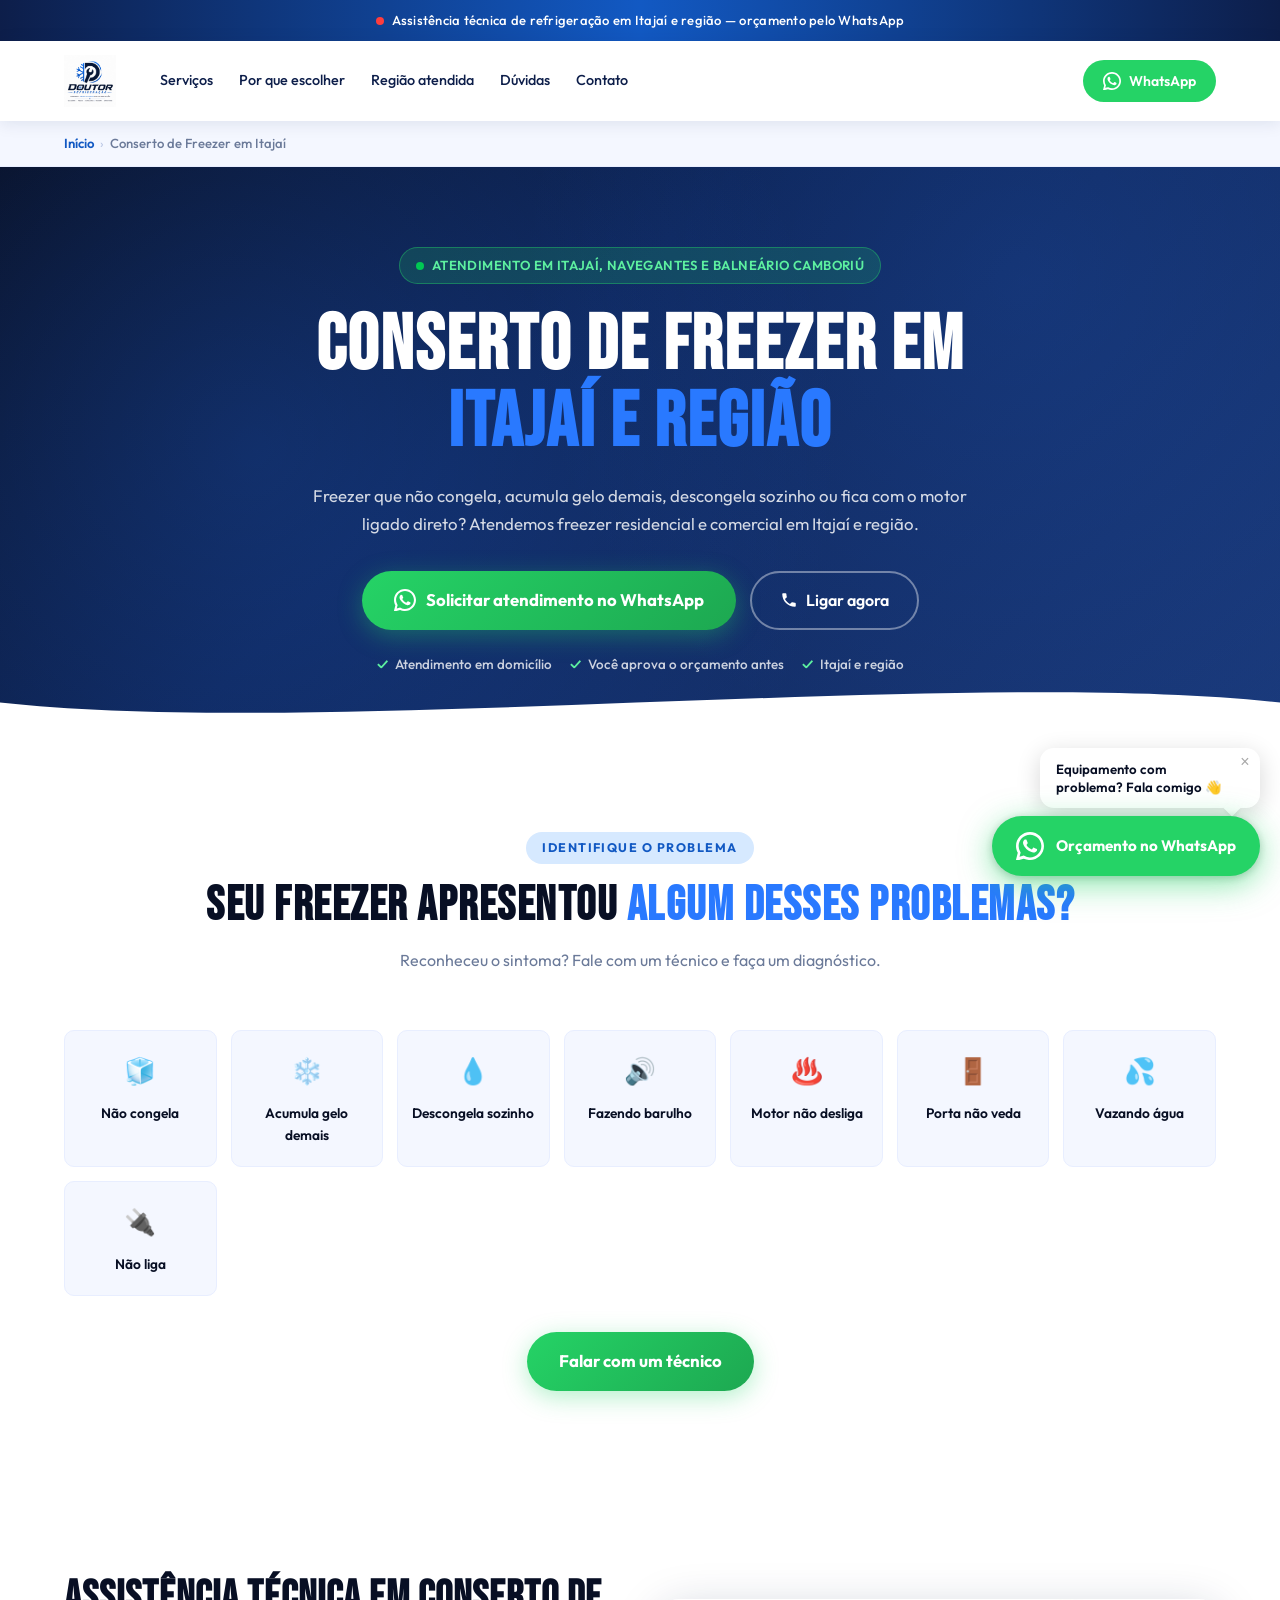
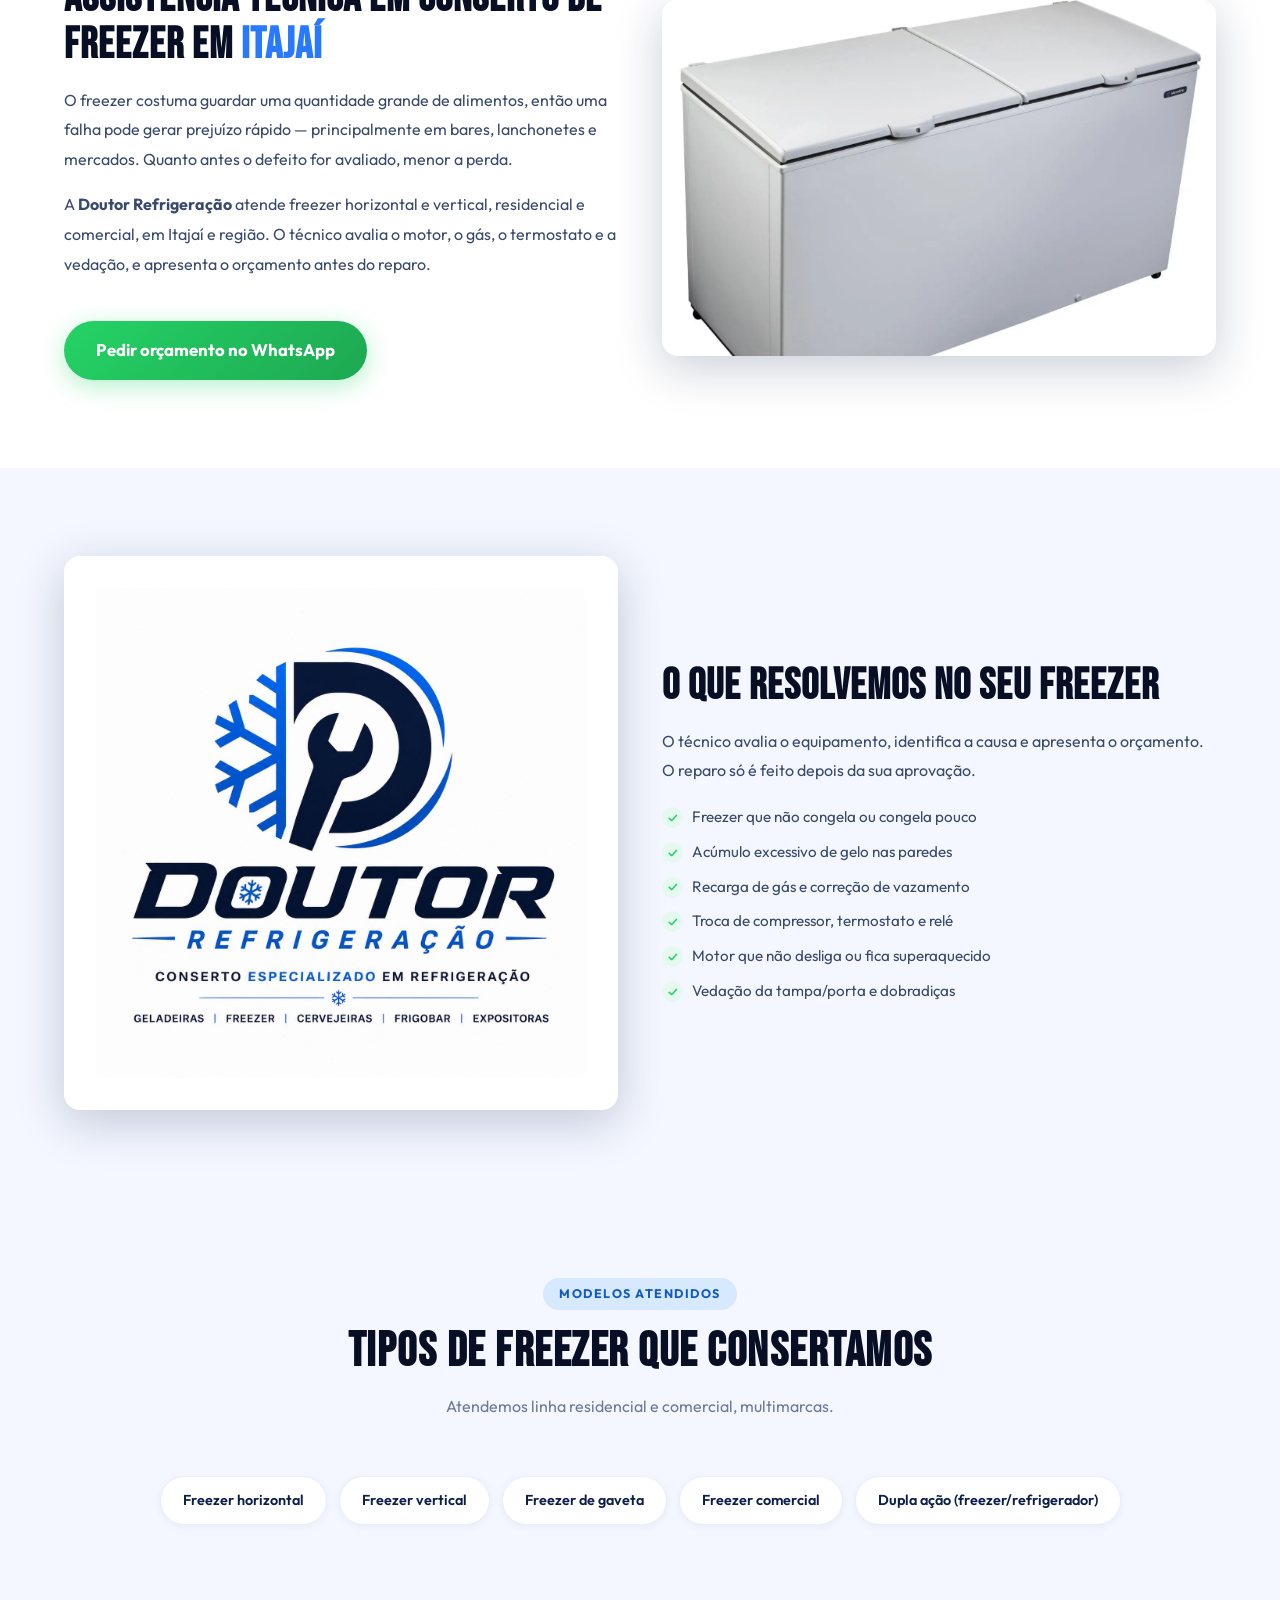
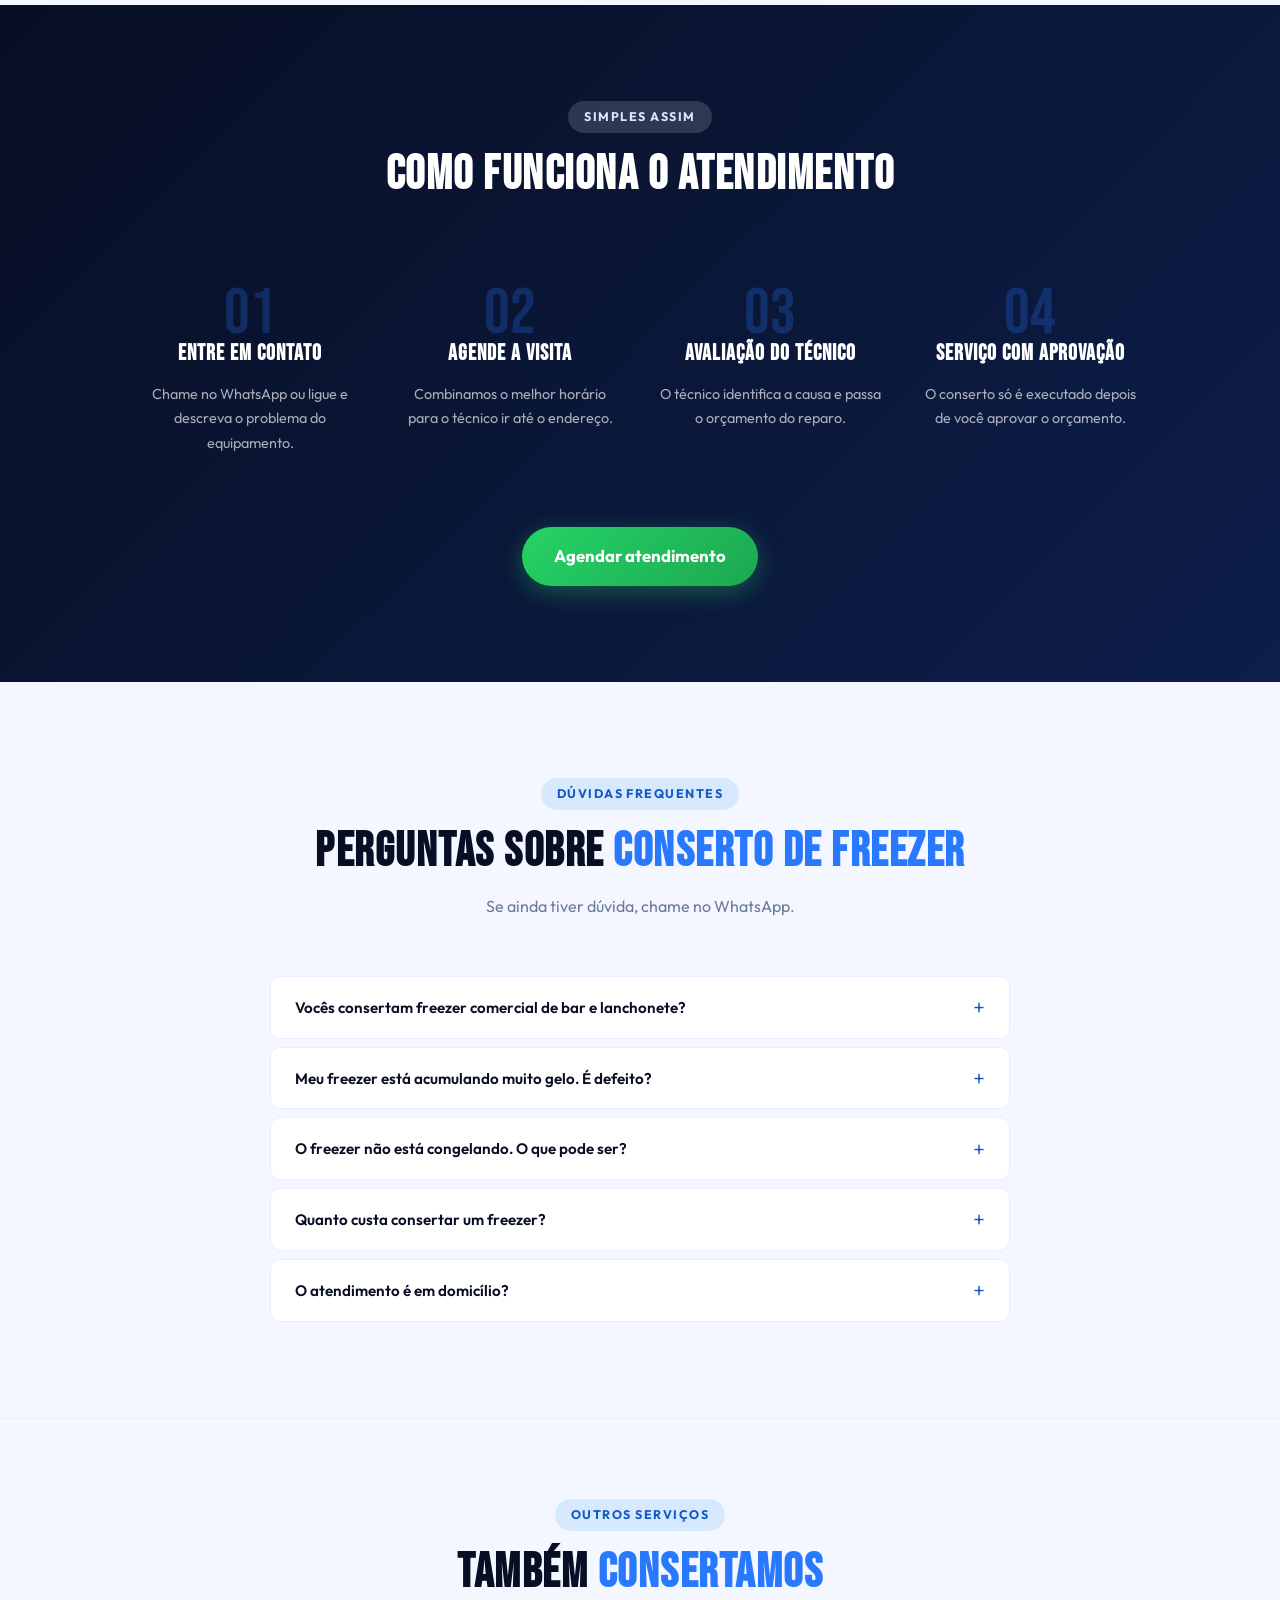
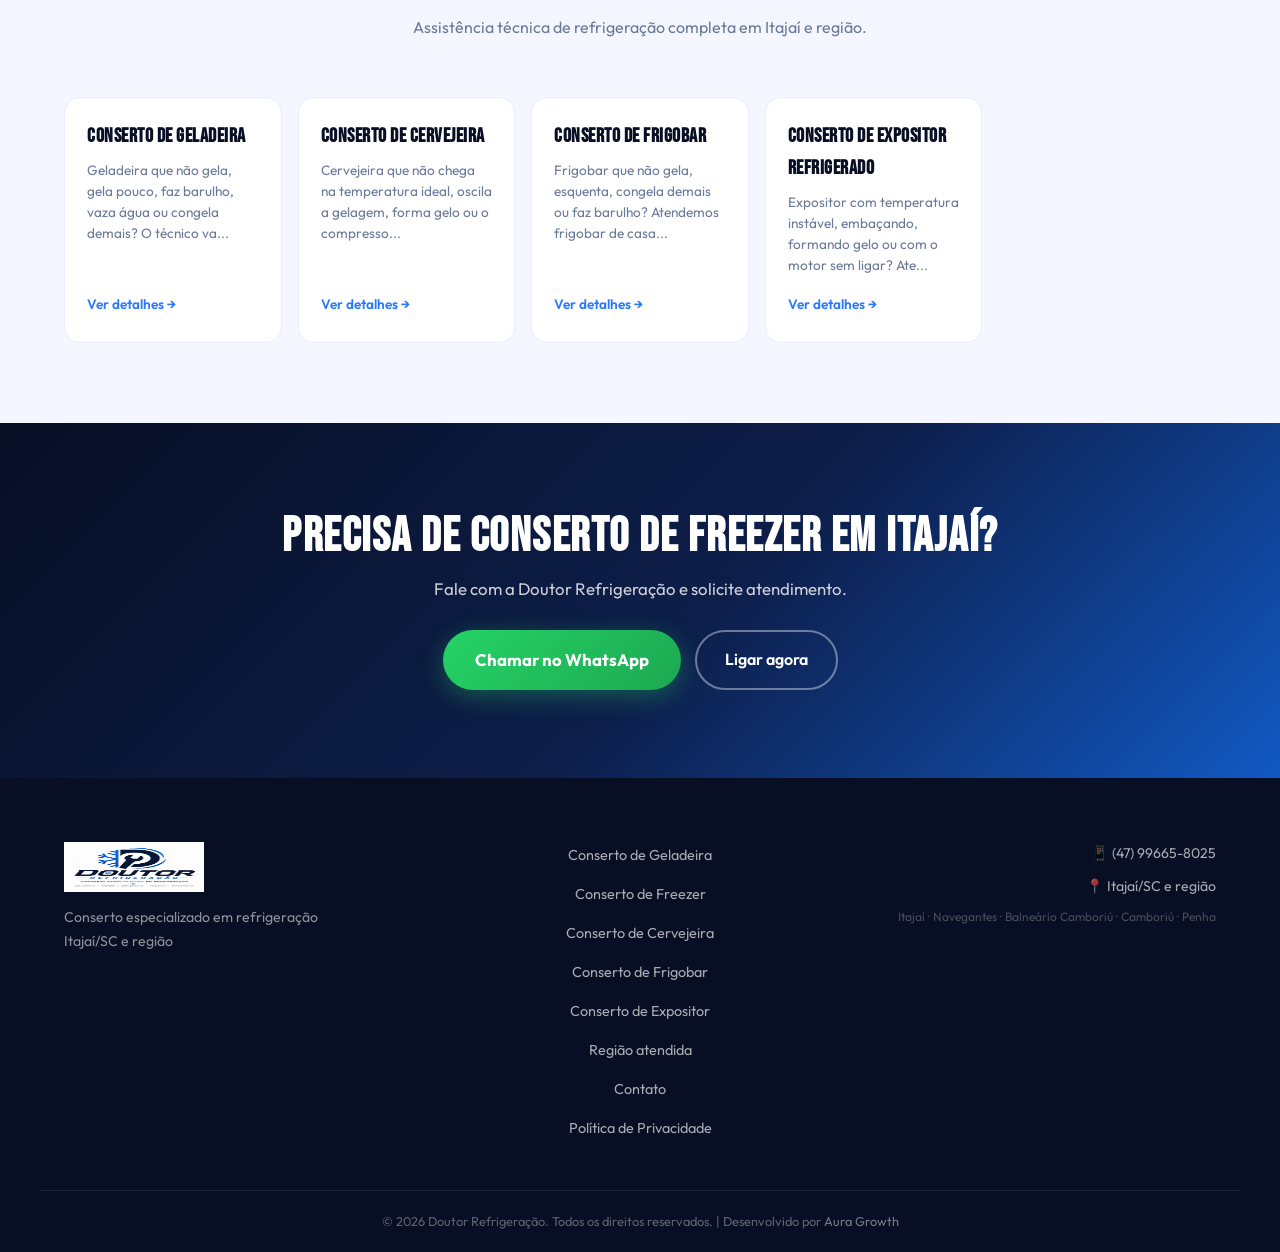
<file: conserto-de-freezer.html>
<!DOCTYPE html>
<html lang="pt-BR">
<head>
  <!-- Google Tag Manager -->
  <script>(function(w,d,s,l,i){w[l]=w[l]||[];w[l].push({'gtm.start':
  new Date().getTime(),event:'gtm.js'});var f=d.getElementsByTagName(s)[0],
  j=d.createElement(s),dl=l!='dataLayer'?'&l='+l:'';j.async=true;j.src=
  'https://www.googletagmanager.com/gtm.js?id='+i+dl;f.parentNode.insertBefore(j,f);
  })(window,document,'script','dataLayer','GTM-M36B7RT2');</script>
  <!-- End Google Tag Manager -->

  <meta charset="UTF-8">
  <meta name="viewport" content="width=device-width, initial-scale=1.0">
  <meta name="robots" content="index, follow">
  <meta name="theme-color" content="#1259C3">

  <link rel="canonical" href="https://doutorrefrigeracao.com.br/conserto-de-freezer.html">

  <title>Conserto de Freezer em Itajaí | Doutor Refrigeração</title>
  <meta name="description" content="Conserto de freezer em Itajaí e região: não congela, acumula gelo, descongela sozinho ou o motor não desliga. Atendimento residencial e comercial pelo WhatsApp.">

  <meta property="og:type" content="website">
  <meta property="og:url" content="https://doutorrefrigeracao.com.br/conserto-de-freezer.html">
  <meta property="og:site_name" content="Doutor Refrigeração">
  <meta property="og:locale" content="pt_BR">
  <meta property="og:title" content="Conserto de Freezer em Itajaí | Doutor Refrigeração">
  <meta property="og:description" content="Conserto de freezer em Itajaí e região: não congela, acumula gelo, descongela sozinho ou o motor não desliga. Atendimento residencial e comercial pelo WhatsApp.">
  <meta property="og:image" content="https://doutorrefrigeracao.com.br/og-image.jpg">

  <meta name="twitter:card" content="summary_large_image">
  <meta name="twitter:title" content="Conserto de Freezer em Itajaí | Doutor Refrigeração">
  <meta name="twitter:description" content="Conserto de freezer em Itajaí e região: não congela, acumula gelo, descongela sozinho ou o motor não desliga. Atendimento residencial e comercial pelo WhatsApp.">
  <meta name="twitter:image" content="https://doutorrefrigeracao.com.br/og-image.jpg">

  <link rel="icon" href="logo.jpeg" type="image/jpeg">
  <link rel="apple-touch-icon" href="logo.jpeg">

  <!-- Google tag — Ads + GA4 (PRESERVADO) -->
  <script async src="https://www.googletagmanager.com/gtag/js?id=AW-18193782772"></script>
  <script>
    window.dataLayer = window.dataLayer || [];
    function gtag(){dataLayer.push(arguments);}
    gtag('js', new Date());
    gtag('config', 'AW-18193782772');
    gtag('config', 'G-5RVY3S2EG7');
  </script>

  <!-- Service + LocalBusiness + Breadcrumb -->
  <script type="application/ld+json">
  {
    "@context": "https://schema.org",
    "@graph": [
      {
        "@type": "LocalBusiness",
        "@id": "https://doutorrefrigeracao.com.br/#business",
        "name": "Doutor Refrigeração",
        "image": "https://doutorrefrigeracao.com.br/logo.jpeg",
        "url": "https://doutorrefrigeracao.com.br/",
        "telephone": "+5547996658025",
        "address": { "@type": "PostalAddress", "streetAddress": "Rua Joaquim José de Freitas, 147", "addressLocality": "Itajaí", "addressRegion": "SC", "postalCode": "88301-000", "addressCountry": "BR" },
        "geo": { "@type": "GeoCoordinates", "latitude": -26.9069, "longitude": -48.6685 },
        "areaServed": [
          { "@type": "City", "name": "Itajaí" },
          { "@type": "City", "name": "Navegantes" },
          { "@type": "City", "name": "Balneário Camboriú" },
          { "@type": "City", "name": "Camboriú" },
          { "@type": "City", "name": "Penha" }
        ]
      },
      {
        "@type": "Service",
        "@id": "https://doutorrefrigeracao.com.br/conserto-de-freezer.html#service",
        "serviceType": "Conserto de Freezer",
        "name": "Conserto de Freezer em Itajaí",
        "url": "https://doutorrefrigeracao.com.br/conserto-de-freezer.html",
        "provider": { "@id": "https://doutorrefrigeracao.com.br/#business" },
        "areaServed": [
          { "@type": "City", "name": "Itajaí" },
          { "@type": "City", "name": "Navegantes" },
          { "@type": "City", "name": "Balneário Camboriú" },
          { "@type": "City", "name": "Camboriú" },
          { "@type": "City", "name": "Penha" }
        ],
        "description": "Conserto de freezer em Itajaí e região: não congela, acumula gelo, descongela sozinho ou o motor não desliga. Atendimento residencial e comercial pelo WhatsApp."
      },
      {
        "@type": "WebPage",
        "@id": "https://doutorrefrigeracao.com.br/conserto-de-freezer.html#webpage",
        "url": "https://doutorrefrigeracao.com.br/conserto-de-freezer.html",
        "name": "Conserto de Freezer em Itajaí | Doutor Refrigeração",
        "inLanguage": "pt-BR",
        "about": { "@id": "https://doutorrefrigeracao.com.br/conserto-de-freezer.html#service" }
      },
      {
        "@type": "BreadcrumbList",
        "@id": "https://doutorrefrigeracao.com.br/conserto-de-freezer.html#breadcrumb",
        "itemListElement": [
          { "@type": "ListItem", "position": 1, "name": "Início", "item": "https://doutorrefrigeracao.com.br/" },
          { "@type": "ListItem", "position": 2, "name": "Conserto de Freezer em Itajaí", "item": "https://doutorrefrigeracao.com.br/conserto-de-freezer.html" }
        ]
      }
    ]
  }
  </script>

  <!-- FAQPage (idêntico ao texto visível) -->
  <script type="application/ld+json">
  {
    "@context": "https://schema.org",
    "@type": "FAQPage",
    "mainEntity": [
      { "@type": "Question", "name": "Vocês consertam freezer comercial de bar e lanchonete?", "acceptedAnswer": { "@type": "Answer", "text": "Sim. Atendemos freezer residencial e comercial. Para bares, lanchonetes e mercados priorizamos a agilidade para reduzir a perda de produtos." } },
      { "@type": "Question", "name": "Meu freezer está acumulando muito gelo. É defeito?", "acceptedAnswer": { "@type": "Answer", "text": "Excesso de gelo costuma indicar problema de vedação da tampa, termostato ou sistema de degelo. O técnico avalia a causa no local." } },
      { "@type": "Question", "name": "O freezer não está congelando. O que pode ser?", "acceptedAnswer": { "@type": "Answer", "text": "Pode ser falta de gás, compressor, termostato ou relé. O diagnóstico presencial confirma o que precisa ser reparado." } },
      { "@type": "Question", "name": "Quanto custa consertar um freezer?", "acceptedAnswer": { "@type": "Answer", "text": "O valor depende do defeito e da peça. Fazemos o diagnóstico antes e você aprova o orçamento antes do reparo." } },
      { "@type": "Question", "name": "O atendimento é em domicílio?", "acceptedAnswer": { "@type": "Answer", "text": "Sim, o técnico vai até a sua casa ou comércio em Itajaí e região para avaliar o freezer." } }
    ]
  }
  </script>

  <link rel="preconnect" href="https://fonts.googleapis.com">
  <link rel="preconnect" href="https://fonts.gstatic.com" crossorigin>
  <link href="https://fonts.googleapis.com/css2?family=Bebas+Neue&family=Outfit:wght@300;400;500;600;700;800;900&display=swap" rel="stylesheet">
  <link rel="stylesheet" href="style.css">
</head>
<body>
  <!-- GTM noscript -->
  <noscript><iframe src="https://www.googletagmanager.com/ns.html?id=GTM-M36B7RT2" height="0" width="0" style="display:none;visibility:hidden"></iframe></noscript>
  <a href="#problemas" class="skip-link">Ir para o conteúdo</a>
  <!-- INFO BAR -->
  <div class="info-bar">
    <span class="live-dot" aria-hidden="true"></span>
    Assistência técnica de refrigeração em Itajaí e região — orçamento pelo WhatsApp
  </div>

  <!-- NAVBAR -->
  <nav class="navbar" aria-label="Navegação principal">
    <div class="container nav-inner">
      <a href="index.html" class="nav-logo" aria-label="Doutor Refrigeração — início">
        <img src="logo.jpeg" alt="Doutor Refrigeração" class="logo-img" width="140" height="52" onerror="this.style.display='none'; this.nextElementSibling.style.display='flex'">
        <div class="logo-fallback" style="display:none">
          <span class="logo-text-big">DOUTOR</span>
          <span class="logo-text-small">REFRIGERAÇÃO</span>
        </div>
      </a>
      <div class="nav-links">
        <a href="index.html#servicos">Serviços</a>
        <a href="index.html#porque">Por que escolher</a>
        <a href="index.html#regiao">Região atendida</a>
        <a href="index.html#faq">Dúvidas</a>
        <a href="index.html#contato">Contato</a>
      </div>
      <a href="https://wa.me/5547996658025?text=Ol%C3%A1%21%20Vim%20pelo%20site%20do%20Doutor%20Refrigera%C3%A7%C3%A3o%20e%20preciso%20de%20um%20or%C3%A7amento." class="btn-nav-wa" target="_blank" rel="noopener" aria-label="Chamar no WhatsApp">
        <svg width="18" height="18" viewBox="0 0 24 24" fill="currentColor" aria-hidden="true"><path d="M17.472 14.382c-.297-.149-1.758-.867-2.03-.967-.273-.099-.471-.148-.67.15-.197.297-.767.966-.94 1.164-.173.199-.347.223-.644.075-.297-.15-1.255-.463-2.39-1.475-.883-.788-1.48-1.761-1.653-2.059-.173-.297-.018-.458.13-.606.134-.133.298-.347.446-.52.149-.174.198-.298.298-.497.099-.198.05-.371-.025-.52-.075-.149-.669-1.612-.916-2.207-.242-.579-.487-.5-.669-.51-.173-.008-.371-.01-.57-.01-.198 0-.52.074-.792.372-.272.297-1.04 1.016-1.04 2.479 0 1.462 1.065 2.875 1.213 3.074.149.198 2.096 3.2 5.077 4.487.709.306 1.262.489 1.694.625.712.227 1.36.195 1.871.118.571-.085 1.758-.719 2.006-1.413.248-.694.248-1.289.173-1.413-.074-.124-.272-.198-.57-.347z"/><path d="M12 0C5.373 0 0 5.373 0 12c0 2.127.558 4.122 1.532 5.857L.057 23.54a.75.75 0 00.903.903l5.684-1.475A11.95 11.95 0 0012 24c6.627 0 12-5.373 12-12S18.627 0 12 0zm0 21.75a9.71 9.71 0 01-4.952-1.356l-.356-.211-3.69.957.977-3.583-.232-.369A9.716 9.716 0 012.25 12C2.25 6.615 6.615 2.25 12 2.25S21.75 6.615 21.75 12 17.385 21.75 12 21.75z"/></svg>
        <span>WhatsApp</span>
      </a>
    </div>
  </nav>
  <!-- BREADCRUMB -->
  <nav class="breadcrumb" aria-label="Trilha de navegação">
    <ol>
      <li><a href="index.html">Início</a></li>
      <li class="sep" aria-hidden="true">›</li>
      <li aria-current="page">Conserto de Freezer em Itajaí</li>
    </ol>
  </nav>
  <!-- HERO -->
  <header class="hero hero-service" id="topo">
    <div class="hero-bg-pattern" aria-hidden="true"></div>
    <div class="container hero-inner">
      <div class="hero-content">
        <div class="badge-urgency">
          <span class="pulse-dot" aria-hidden="true"></span>
          Atendimento em Itajaí, Navegantes e Balneário Camboriú
        </div>
        <h1 class="hero-title">Conserto de Freezer em <span class="highlight">Itajaí e Região</span></h1>
        <p class="hero-sub">Freezer que não congela, acumula gelo demais, descongela sozinho ou fica com o motor ligado direto? Atendemos freezer residencial e comercial em Itajaí e região.</p>
        <div class="hero-ctas">
          <a href="https://wa.me/5547996658025?text=Ol%C3%A1%21%20Vim%20pelo%20site%20do%20Doutor%20Refrigera%C3%A7%C3%A3o.%20Preciso%20de%20conserto%20de%20freezer%20em%20Itaja%C3%AD%20e%20quero%20um%20or%C3%A7amento." class="btn-primary" target="_blank" rel="noopener">
            <svg width="22" height="22" viewBox="0 0 24 24" fill="currentColor" aria-hidden="true"><path d="M17.472 14.382c-.297-.149-1.758-.867-2.03-.967-.273-.099-.471-.148-.67.15-.197.297-.767.966-.94 1.164-.173.199-.347.223-.644.075-.297-.15-1.255-.463-2.39-1.475-.883-.788-1.48-1.761-1.653-2.059-.173-.297-.018-.458.13-.606.134-.133.298-.347.446-.52.149-.174.198-.298.298-.497.099-.198.05-.371-.025-.52-.075-.149-.669-1.612-.916-2.207-.242-.579-.487-.5-.669-.51-.173-.008-.371-.01-.57-.01-.198 0-.52.074-.792.372-.272.297-1.04 1.016-1.04 2.479 0 1.462 1.065 2.875 1.213 3.074.149.198 2.096 3.2 5.077 4.487.709.306 1.262.489 1.694.625.712.227 1.36.195 1.871.118.571-.085 1.758-.719 2.006-1.413.248-.694.248-1.289.173-1.413-.074-.124-.272-.198-.57-.347z"/><path d="M12 0C5.373 0 0 5.373 0 12c0 2.127.558 4.122 1.532 5.857L.057 23.54a.75.75 0 00.903.903l5.684-1.475A11.95 11.95 0 0012 24c6.627 0 12-5.373 12-12S18.627 0 12 0zm0 21.75a9.71 9.71 0 01-4.952-1.356l-.356-.211-3.69.957.977-3.583-.232-.369A9.716 9.716 0 012.25 12C2.25 6.615 6.615 2.25 12 2.25S21.75 6.615 21.75 12 17.385 21.75 12 21.75z"/></svg>
            Solicitar atendimento no WhatsApp
          </a>
          <a href="tel:+5547996658025" class="btn-secondary" aria-label="Ligar para (47) 99665-8025">
            <svg width="18" height="18" viewBox="0 0 24 24" fill="currentColor" aria-hidden="true"><path d="M6.62 10.79c1.44 2.83 3.76 5.14 6.59 6.59l2.2-2.2c.27-.27.67-.36 1.02-.24 1.12.37 2.33.57 3.57.57.55 0 1 .45 1 1V20c0 .55-.45 1-1 1-9.39 0-17-7.61-17-17 0-.55.45-1 1-1h3.5c.55 0 1 .45 1 1 0 1.25.2 2.45.57 3.57.11.35.03.74-.25 1.02l-2.2 2.2z"/></svg>
            Ligar agora
          </a>
        </div>
        <ul class="hero-trust-pills">
          <li>Atendimento em domicílio</li>
          <li>Você aprova o orçamento antes</li>
          <li>Itajaí e região</li>
        </ul>
      </div>
    </div>
    <div class="hero-wave" aria-hidden="true">
      <svg viewBox="0 0 1440 80" xmlns="http://www.w3.org/2000/svg" preserveAspectRatio="none"><path d="M0,40 C360,80 1080,0 1440,40 L1440,80 L0,80 Z" fill="#ffffff"/></svg>
    </div>
  </header>
  <!-- PROBLEMAS -->
  <section class="problems" id="problemas">
    <div class="container">
      <div class="section-header">
        <span class="section-tag">Identifique o problema</span>
        <h2>Seu freezer apresentou <span class="blue-text">algum desses problemas?</span></h2>
        <p>Reconheceu o sintoma? Fale com um técnico e faça um diagnóstico.</p>
      </div>
      <div class="problems-grid">
        <div class="problem-card">🧊<span>Não congela</span></div>
        <div class="problem-card">❄️<span>Acumula gelo demais</span></div>
        <div class="problem-card">💧<span>Descongela sozinho</span></div>
        <div class="problem-card">🔊<span>Fazendo barulho</span></div>
        <div class="problem-card">♨️<span>Motor não desliga</span></div>
        <div class="problem-card">🚪<span>Porta não veda</span></div>
        <div class="problem-card">💦<span>Vazando água</span></div>
        <div class="problem-card">🔌<span>Não liga</span></div>
      </div>
      <div class="problems-cta">
        <a href="https://wa.me/5547996658025?text=Ol%C3%A1%21%20Meu%20freezer%20est%C3%A1%20com%20problema%20e%20quero%20falar%20com%20um%20t%C3%A9cnico." class="btn-primary" target="_blank" rel="noopener">Falar com um técnico</a>
      </div>
    </div>
  </section>
  <!-- CONTEÚDO -->
  <section class="svc-content">
    <div class="container">
      <div class="svc-split">
        <div class="svc-split-text">
          <h2>Assistência técnica em conserto de freezer em <span class="blue-text">Itajaí</span></h2>
          <p>O freezer costuma guardar uma quantidade grande de alimentos, então uma falha pode gerar prejuízo rápido — principalmente em bares, lanchonetes e mercados. Quanto antes o defeito for avaliado, menor a perda.</p>
          <p>A <strong>Doutor Refrigeração</strong> atende freezer horizontal e vertical, residencial e comercial, em Itajaí e região. O técnico avalia o motor, o gás, o termostato e a vedação, e apresenta o orçamento antes do reparo.</p>
          <a href="https://wa.me/5547996658025?text=Ol%C3%A1%21%20Preciso%20de%20conserto%20de%20freezer%20em%20Itaja%C3%AD." class="btn-primary" target="_blank" rel="noopener">Pedir orçamento no WhatsApp</a>
        </div>
        <div class="svc-split-media">
          <img src="image copy.png" alt="Conserto de freezer em Itajaí" loading="lazy" width="520" height="360" onerror="this.style.opacity=0.35">
        </div>
      </div>
    </div>
  </section>

  <!-- CHECKLIST -->
  <section class="svc-content alt">
    <div class="container">
      <div class="svc-split">
        <div class="svc-split-media">
          <img src="logo.jpeg" alt="Doutor Refrigeração — assistência técnica em Itajaí" loading="lazy" width="520" height="360" style="object-fit:contain;padding:32px;background:#fff" onerror="this.style.display='none'">
        </div>
        <div class="svc-split-text">
          <h2>O que resolvemos no seu freezer</h2>
          <p>O técnico avalia o equipamento, identifica a causa e apresenta o orçamento. O reparo só é feito depois da sua aprovação.</p>
          <ul class="svc-check">
            <li>Freezer que não congela ou congela pouco</li>
            <li>Acúmulo excessivo de gelo nas paredes</li>
            <li>Recarga de gás e correção de vazamento</li>
            <li>Troca de compressor, termostato e relé</li>
            <li>Motor que não desliga ou fica superaquecido</li>
            <li>Vedação da tampa/porta e dobradiças</li>
          </ul>
        </div>
      </div>
    </div>
  </section>
  <!-- TIPOS -->
  <section class="equip-section">
    <div class="container">
      <div class="section-header">
        <span class="section-tag">Modelos atendidos</span>
        <h2>Tipos de freezer que consertamos</h2>
        <p>Atendemos linha residencial e comercial, multimarcas.</p>
      </div>
      <ul class="equip-chips">
        <li>Freezer horizontal</li>
        <li>Freezer vertical</li>
        <li>Freezer de gaveta</li>
        <li>Freezer comercial</li>
        <li>Dupla ação (freezer/refrigerador)</li>
      </ul>
    </div>
  </section>
  <!-- COMO FUNCIONA -->
  <section class="how-it-works">
    <div class="container">
      <div class="section-header light">
        <span class="section-tag-light">Simples assim</span>
        <h2>Como funciona o atendimento</h2>
      </div>
      <ol class="steps-row">
        <li class="step"><div class="step-num">01</div><h3>Entre em contato</h3><p>Chame no WhatsApp ou ligue e descreva o problema do equipamento.</p></li>
        <li class="step"><div class="step-num">02</div><h3>Agende a visita</h3><p>Combinamos o melhor horário para o técnico ir até o endereço.</p></li>
        <li class="step"><div class="step-num">03</div><h3>Avaliação do técnico</h3><p>O técnico identifica a causa e passa o orçamento do reparo.</p></li>
        <li class="step"><div class="step-num">04</div><h3>Serviço com aprovação</h3><p>O conserto só é executado depois de você aprovar o orçamento.</p></li>
      </ol>
      <div class="how-cta">
        <a href="https://wa.me/5547996658025?text=Ol%C3%A1%21%20Quero%20agendar%20uma%20visita%20do%20t%C3%A9cnico%20de%20refrigera%C3%A7%C3%A3o." class="btn-primary" target="_blank" rel="noopener">Agendar atendimento</a>
      </div>
    </div>
  </section>
  <!-- FAQ -->
  <section class="faq-section" id="faq">
    <div class="container">
      <div class="section-header">
        <span class="section-tag">Dúvidas frequentes</span>
        <h2>Perguntas sobre <span class="blue-text">conserto de freezer</span></h2>
        <p>Se ainda tiver dúvida, chame no WhatsApp.</p>
      </div>
      <div class="faq-list">
        <div class="faq-item"><button class="faq-q" aria-expanded="false">Vocês consertam freezer comercial de bar e lanchonete?<span class="faq-ic" aria-hidden="true">+</span></button><div class="faq-a"><p>Sim. Atendemos freezer residencial e comercial. Para bares, lanchonetes e mercados priorizamos a agilidade para reduzir a perda de produtos.</p></div></div>
        <div class="faq-item"><button class="faq-q" aria-expanded="false">Meu freezer está acumulando muito gelo. É defeito?<span class="faq-ic" aria-hidden="true">+</span></button><div class="faq-a"><p>Excesso de gelo costuma indicar problema de vedação da tampa, termostato ou sistema de degelo. O técnico avalia a causa no local.</p></div></div>
        <div class="faq-item"><button class="faq-q" aria-expanded="false">O freezer não está congelando. O que pode ser?<span class="faq-ic" aria-hidden="true">+</span></button><div class="faq-a"><p>Pode ser falta de gás, compressor, termostato ou relé. O diagnóstico presencial confirma o que precisa ser reparado.</p></div></div>
        <div class="faq-item"><button class="faq-q" aria-expanded="false">Quanto custa consertar um freezer?<span class="faq-ic" aria-hidden="true">+</span></button><div class="faq-a"><p>O valor depende do defeito e da peça. Fazemos o diagnóstico antes e você aprova o orçamento antes do reparo.</p></div></div>
        <div class="faq-item"><button class="faq-q" aria-expanded="false">O atendimento é em domicílio?<span class="faq-ic" aria-hidden="true">+</span></button><div class="faq-a"><p>Sim, o técnico vai até a sua casa ou comércio em Itajaí e região para avaliar o freezer.</p></div></div>
      </div>
    </div>
  </section>
  <!-- RELACIONADOS -->
  <section class="related-services">
    <div class="container">
      <div class="section-header">
        <span class="section-tag">Outros serviços</span>
        <h2>Também <span class="blue-text">consertamos</span></h2>
        <p>Assistência técnica de refrigeração completa em Itajaí e região.</p>
      </div>
      <div class="related-grid">
        <div class="related-card">
          <h3><a href="conserto-de-geladeira.html">Conserto de Geladeira</a></h3>
          <p>Geladeira que não gela, gela pouco, faz barulho, vaza água ou congela demais? O técnico va...</p>
          <a href="conserto-de-geladeira.html" class="service-link">Ver detalhes →</a>
        </div>
        <div class="related-card">
          <h3><a href="conserto-de-cervejeira.html">Conserto de Cervejeira</a></h3>
          <p>Cervejeira que não chega na temperatura ideal, oscila a gelagem, forma gelo ou o compresso...</p>
          <a href="conserto-de-cervejeira.html" class="service-link">Ver detalhes →</a>
        </div>
        <div class="related-card">
          <h3><a href="conserto-de-frigobar.html">Conserto de Frigobar</a></h3>
          <p>Frigobar que não gela, esquenta, congela demais ou faz barulho? Atendemos frigobar de casa...</p>
          <a href="conserto-de-frigobar.html" class="service-link">Ver detalhes →</a>
        </div>
        <div class="related-card">
          <h3><a href="conserto-de-expositor.html">Conserto de Expositor Refrigerado</a></h3>
          <p>Expositor com temperatura instável, embaçando, formando gelo ou com o motor sem ligar? Ate...</p>
          <a href="conserto-de-expositor.html" class="service-link">Ver detalhes →</a>
        </div>
      </div>
    </div>
  </section>
  <!-- CTA FINAL -->
  <section class="final-cta">
    <div class="container final-cta-inner">
      <h2>Precisa de conserto de freezer em Itajaí?</h2>
      <p>Fale com a Doutor Refrigeração e solicite atendimento.</p>
      <div class="final-cta-btns">
        <a href="https://wa.me/5547996658025?text=Ol%C3%A1%21%20Preciso%20de%20conserto%20de%20freezer%20em%20Itaja%C3%AD%20e%20quero%20solicitar%20atendimento." class="btn-primary" target="_blank" rel="noopener">Chamar no WhatsApp</a>
        <a href="tel:+5547996658025" class="btn-secondary">Ligar agora</a>
      </div>
    </div>
  </section>
  <!-- FOOTER -->
  <footer class="footer">
    <div class="container footer-inner">
      <div class="footer-logo">
        <img src="logo.jpeg" alt="Doutor Refrigeração" height="50" width="140" onerror="this.style.display='none'">
        <p>Conserto especializado em refrigeração<br>Itajaí/SC e região</p>
      </div>
      <nav class="footer-links" aria-label="Rodapé">
        <a href="conserto-de-geladeira.html">Conserto de Geladeira</a>
        <a href="conserto-de-freezer.html">Conserto de Freezer</a>
        <a href="conserto-de-cervejeira.html">Conserto de Cervejeira</a>
        <a href="conserto-de-frigobar.html">Conserto de Frigobar</a>
        <a href="conserto-de-expositor.html">Conserto de Expositor</a>
        <a href="index.html#regiao">Região atendida</a>
        <a href="index.html#contato">Contato</a>
        <a href="politica-de-privacidade.html">Política de Privacidade</a>
      </nav>
      <div class="footer-contact">
        <p>📱 (47) 99665-8025</p>
        <p>📍 Itajaí/SC e região</p>
        <p class="footer-cities">Itajaí · Navegantes · Balneário Camboriú · Camboriú · Penha</p>
      </div>
    </div>
    <div class="footer-bottom">
      <p>© 2026 Doutor Refrigeração. Todos os direitos reservados. | Desenvolvido por <a href="https://auragrowth.com.br" target="_blank" rel="noopener">Aura Growth</a></p>
    </div>
  </footer>
  <!-- FLOATING WHATSAPP -->
  <div class="float-wa-wrap" id="floatWrap">
    <a href="https://wa.me/5547996658025?text=Ol%C3%A1%21%20Meu%20equipamento%20est%C3%A1%20com%20problema.%20Podem%20me%20ajudar%3F" class="float-bubble" id="floatBubble" target="_blank" rel="noopener">
      Equipamento com problema? Fala comigo 👋
      <button type="button" class="float-bubble-close" id="floatBubbleClose" aria-label="Fechar mensagem">×</button>
    </a>
    <a href="https://wa.me/5547996658025?text=Ol%C3%A1%21%20Meu%20equipamento%20est%C3%A1%20com%20problema.%20Podem%20me%20ajudar%3F" class="float-wa" target="_blank" rel="noopener" id="floatWA" aria-label="Chamar no WhatsApp">
      <svg width="28" height="28" viewBox="0 0 24 24" fill="currentColor" aria-hidden="true"><path d="M17.472 14.382c-.297-.149-1.758-.867-2.03-.967-.273-.099-.471-.148-.67.15-.197.297-.767.966-.94 1.164-.173.199-.347.223-.644.075-.297-.15-1.255-.463-2.39-1.475-.883-.788-1.48-1.761-1.653-2.059-.173-.297-.018-.458.13-.606.134-.133.298-.347.446-.52.149-.174.198-.298.298-.497.099-.198.05-.371-.025-.52-.075-.149-.669-1.612-.916-2.207-.242-.579-.487-.5-.669-.51-.173-.008-.371-.01-.57-.01-.198 0-.52.074-.792.372-.272.297-1.04 1.016-1.04 2.479 0 1.462 1.065 2.875 1.213 3.074.149.198 2.096 3.2 5.077 4.487.709.306 1.262.489 1.694.625.712.227 1.36.195 1.871.118.571-.085 1.758-.719 2.006-1.413.248-.694.248-1.289.173-1.413-.074-.124-.272-.198-.57-.347z"/><path d="M12 0C5.373 0 0 5.373 0 12c0 2.127.558 4.122 1.532 5.857L.057 23.54a.75.75 0 00.903.903l5.684-1.475A11.95 11.95 0 0012 24c6.627 0 12-5.373 12-12S18.627 0 12 0zm0 21.75a9.71 9.71 0 01-4.952-1.356l-.356-.211-3.69.957.977-3.583-.232-.369A9.716 9.716 0 012.25 12C2.25 6.615 6.615 2.25 12 2.25S21.75 6.615 21.75 12 17.385 21.75 12 21.75z"/></svg>
      <span>Orçamento no WhatsApp</span>
    </a>
  </div>

  <script src="script.js"></script>
</body>
</html>
</file>
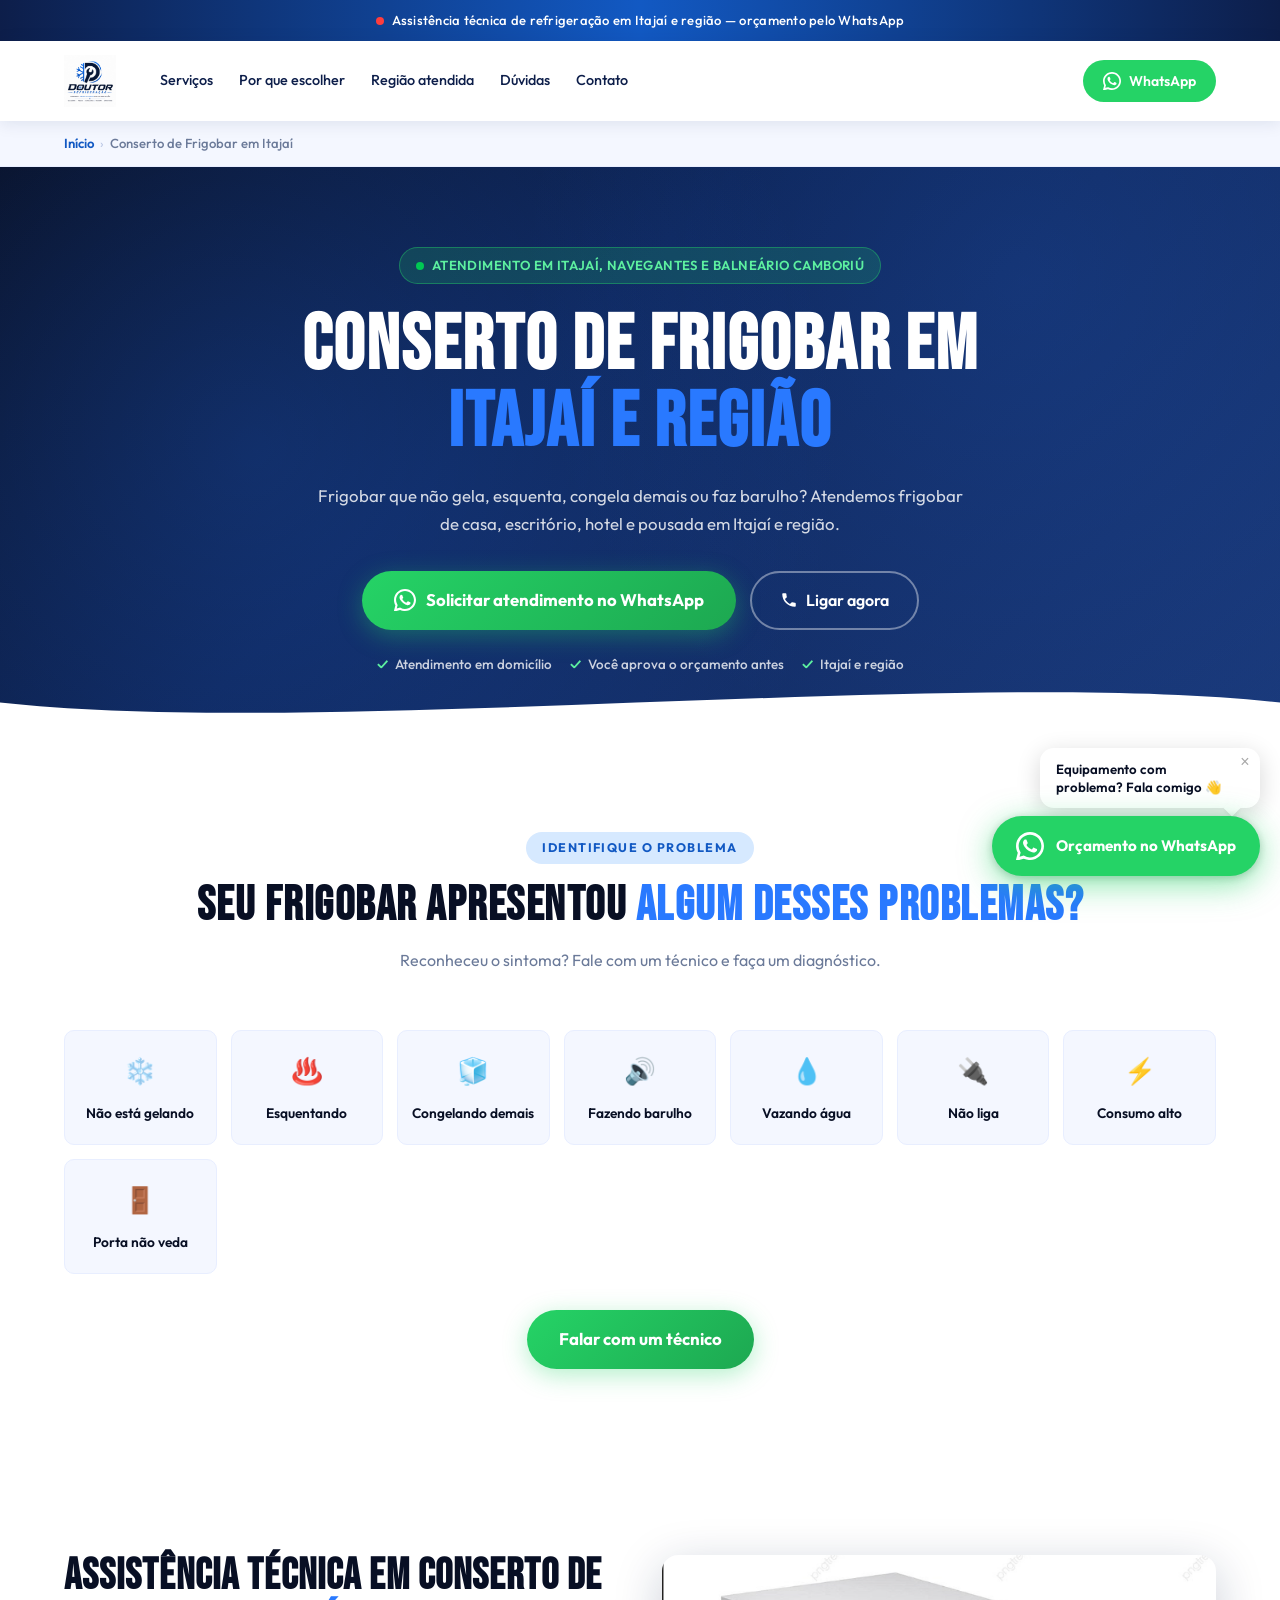
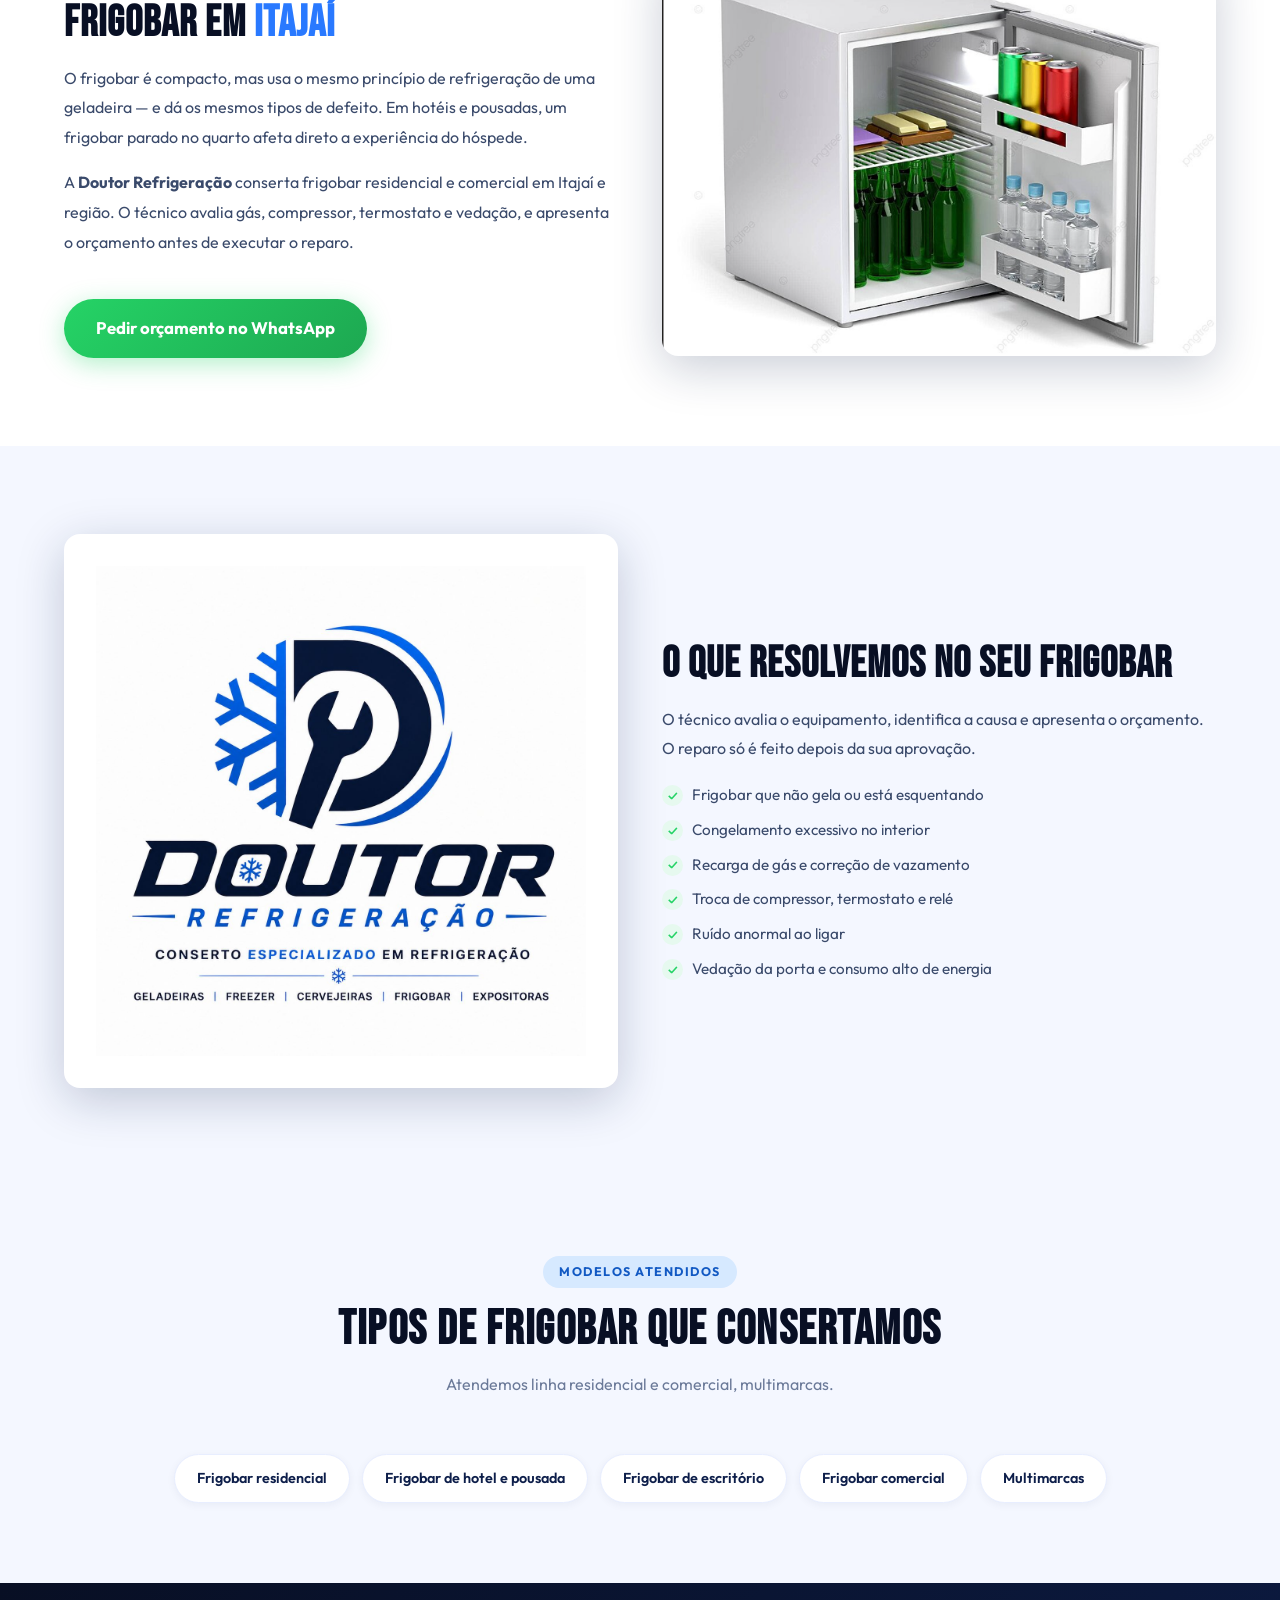
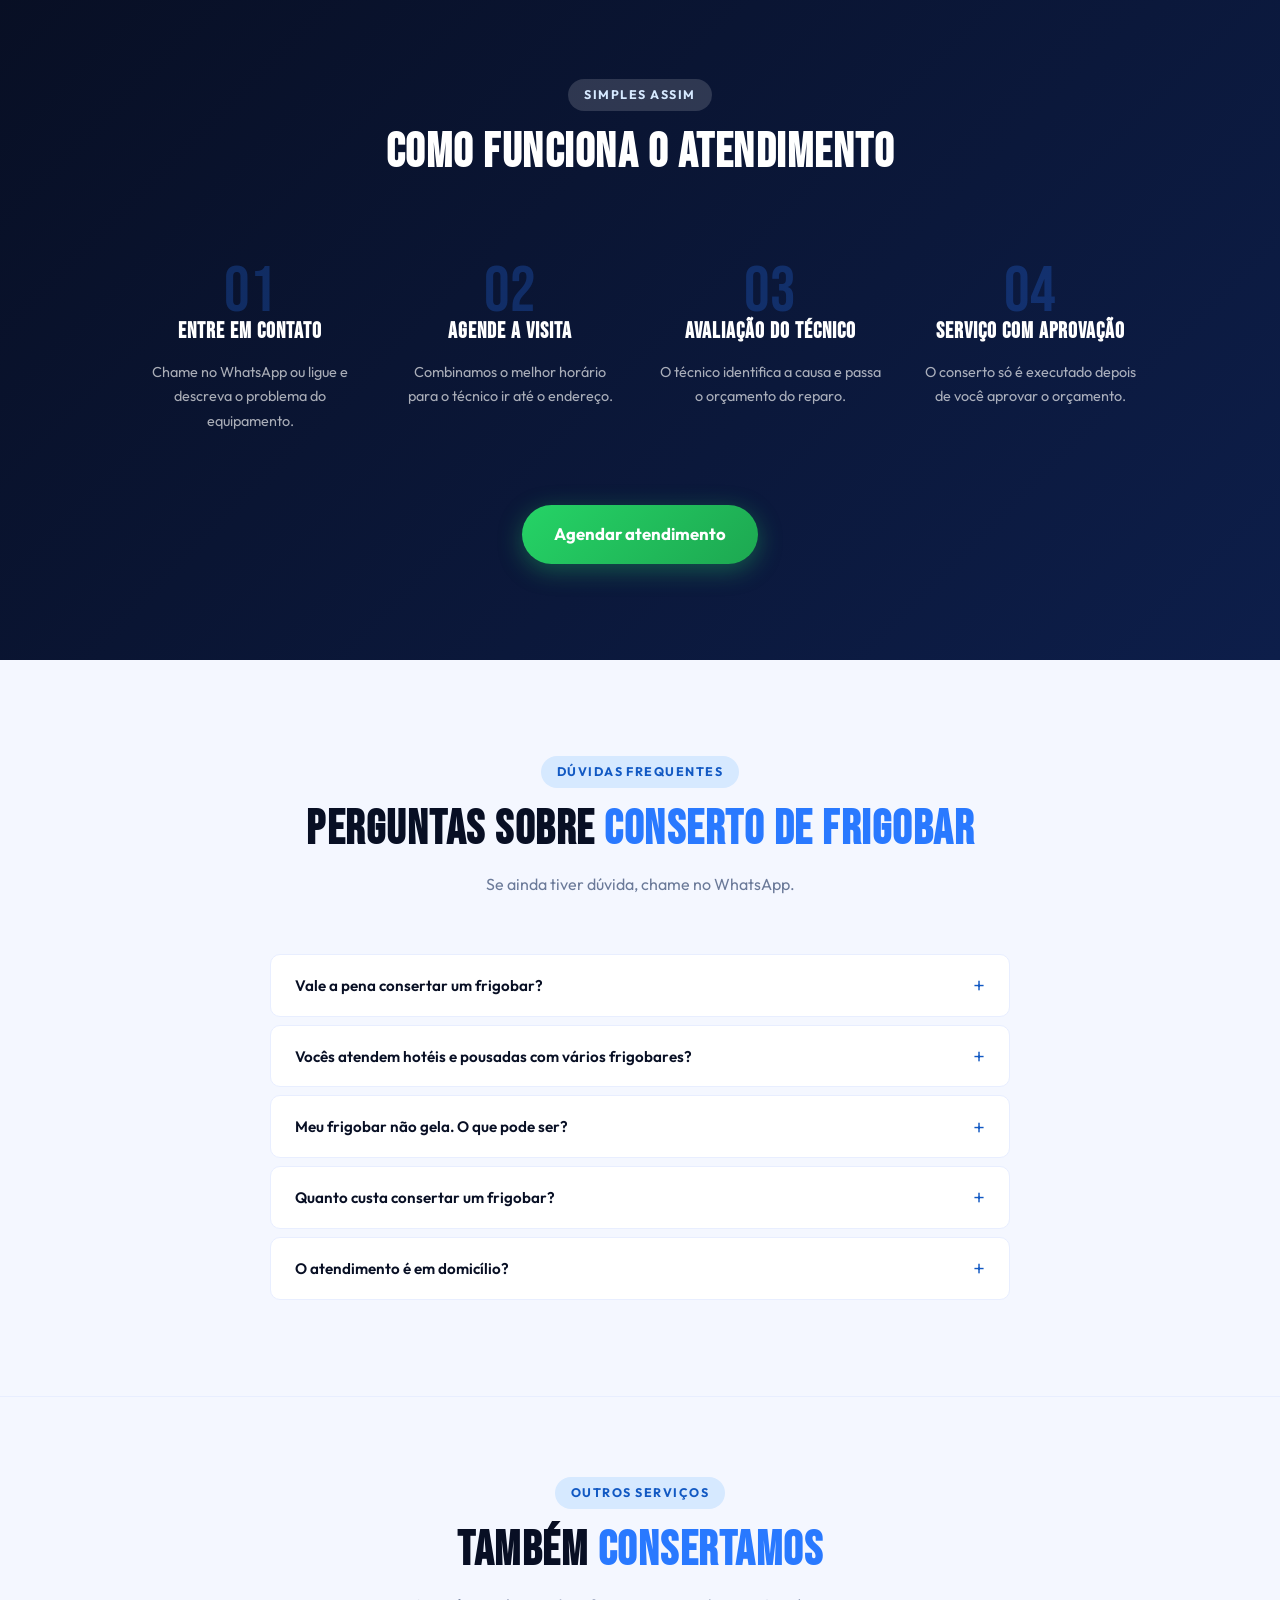
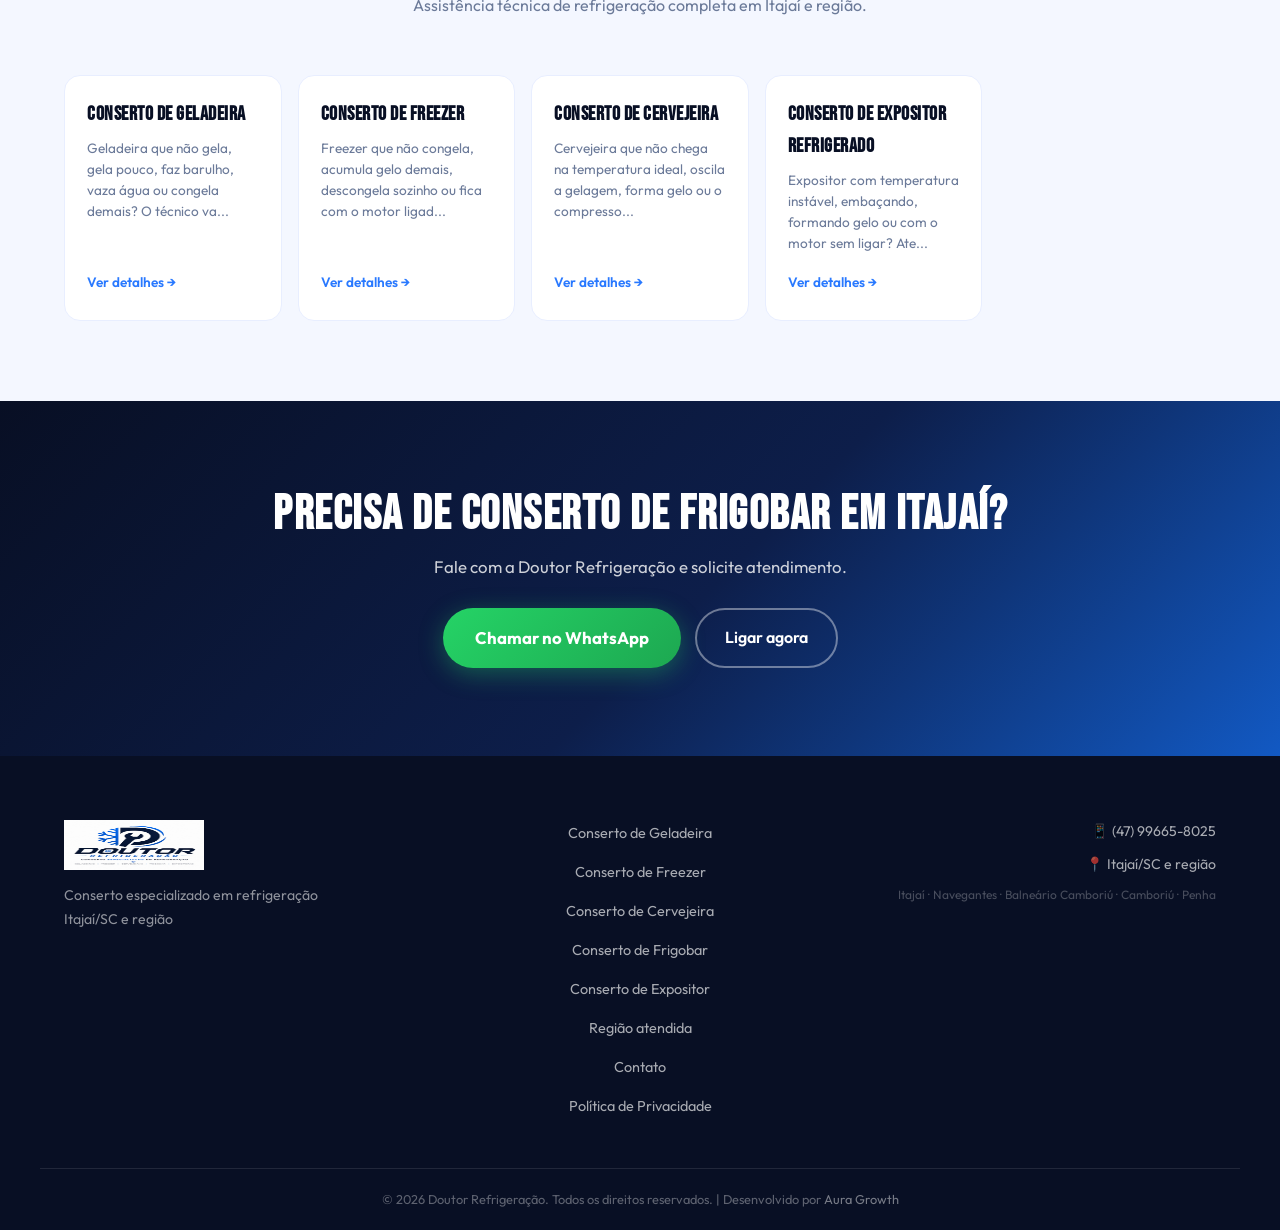
<file: conserto-de-frigobar.html>
<!DOCTYPE html>
<html lang="pt-BR">
<head>
  <!-- Google Tag Manager -->
  <script>(function(w,d,s,l,i){w[l]=w[l]||[];w[l].push({'gtm.start':
  new Date().getTime(),event:'gtm.js'});var f=d.getElementsByTagName(s)[0],
  j=d.createElement(s),dl=l!='dataLayer'?'&l='+l:'';j.async=true;j.src=
  'https://www.googletagmanager.com/gtm.js?id='+i+dl;f.parentNode.insertBefore(j,f);
  })(window,document,'script','dataLayer','GTM-M36B7RT2');</script>
  <!-- End Google Tag Manager -->

  <meta charset="UTF-8">
  <meta name="viewport" content="width=device-width, initial-scale=1.0">
  <meta name="robots" content="index, follow">
  <meta name="theme-color" content="#1259C3">

  <link rel="canonical" href="https://doutorrefrigeracao.com.br/conserto-de-frigobar.html">

  <title>Conserto de Frigobar em Itajaí | Doutor Refrigeração</title>
  <meta name="description" content="Conserto de frigobar em Itajaí e região: não gela, esquenta, congela demais ou faz barulho. Atende residência, hotel e pousada. Orçamento pelo WhatsApp.">

  <meta property="og:type" content="website">
  <meta property="og:url" content="https://doutorrefrigeracao.com.br/conserto-de-frigobar.html">
  <meta property="og:site_name" content="Doutor Refrigeração">
  <meta property="og:locale" content="pt_BR">
  <meta property="og:title" content="Conserto de Frigobar em Itajaí | Doutor Refrigeração">
  <meta property="og:description" content="Conserto de frigobar em Itajaí e região: não gela, esquenta, congela demais ou faz barulho. Atende residência, hotel e pousada. Orçamento pelo WhatsApp.">
  <meta property="og:image" content="https://doutorrefrigeracao.com.br/og-image.jpg">

  <meta name="twitter:card" content="summary_large_image">
  <meta name="twitter:title" content="Conserto de Frigobar em Itajaí | Doutor Refrigeração">
  <meta name="twitter:description" content="Conserto de frigobar em Itajaí e região: não gela, esquenta, congela demais ou faz barulho. Atende residência, hotel e pousada. Orçamento pelo WhatsApp.">
  <meta name="twitter:image" content="https://doutorrefrigeracao.com.br/og-image.jpg">

  <link rel="icon" href="logo.jpeg" type="image/jpeg">
  <link rel="apple-touch-icon" href="logo.jpeg">

  <!-- Google tag — Ads + GA4 (PRESERVADO) -->
  <script async src="https://www.googletagmanager.com/gtag/js?id=AW-18193782772"></script>
  <script>
    window.dataLayer = window.dataLayer || [];
    function gtag(){dataLayer.push(arguments);}
    gtag('js', new Date());
    gtag('config', 'AW-18193782772');
    gtag('config', 'G-5RVY3S2EG7');
  </script>

  <!-- Service + LocalBusiness + Breadcrumb -->
  <script type="application/ld+json">
  {
    "@context": "https://schema.org",
    "@graph": [
      {
        "@type": "LocalBusiness",
        "@id": "https://doutorrefrigeracao.com.br/#business",
        "name": "Doutor Refrigeração",
        "image": "https://doutorrefrigeracao.com.br/logo.jpeg",
        "url": "https://doutorrefrigeracao.com.br/",
        "telephone": "+5547996658025",
        "address": { "@type": "PostalAddress", "streetAddress": "Rua Joaquim José de Freitas, 147", "addressLocality": "Itajaí", "addressRegion": "SC", "postalCode": "88301-000", "addressCountry": "BR" },
        "geo": { "@type": "GeoCoordinates", "latitude": -26.9069, "longitude": -48.6685 },
        "areaServed": [
          { "@type": "City", "name": "Itajaí" },
          { "@type": "City", "name": "Navegantes" },
          { "@type": "City", "name": "Balneário Camboriú" },
          { "@type": "City", "name": "Camboriú" },
          { "@type": "City", "name": "Penha" }
        ]
      },
      {
        "@type": "Service",
        "@id": "https://doutorrefrigeracao.com.br/conserto-de-frigobar.html#service",
        "serviceType": "Conserto de Frigobar",
        "name": "Conserto de Frigobar em Itajaí",
        "url": "https://doutorrefrigeracao.com.br/conserto-de-frigobar.html",
        "provider": { "@id": "https://doutorrefrigeracao.com.br/#business" },
        "areaServed": [
          { "@type": "City", "name": "Itajaí" },
          { "@type": "City", "name": "Navegantes" },
          { "@type": "City", "name": "Balneário Camboriú" },
          { "@type": "City", "name": "Camboriú" },
          { "@type": "City", "name": "Penha" }
        ],
        "description": "Conserto de frigobar em Itajaí e região: não gela, esquenta, congela demais ou faz barulho. Atende residência, hotel e pousada. Orçamento pelo WhatsApp."
      },
      {
        "@type": "WebPage",
        "@id": "https://doutorrefrigeracao.com.br/conserto-de-frigobar.html#webpage",
        "url": "https://doutorrefrigeracao.com.br/conserto-de-frigobar.html",
        "name": "Conserto de Frigobar em Itajaí | Doutor Refrigeração",
        "inLanguage": "pt-BR",
        "about": { "@id": "https://doutorrefrigeracao.com.br/conserto-de-frigobar.html#service" }
      },
      {
        "@type": "BreadcrumbList",
        "@id": "https://doutorrefrigeracao.com.br/conserto-de-frigobar.html#breadcrumb",
        "itemListElement": [
          { "@type": "ListItem", "position": 1, "name": "Início", "item": "https://doutorrefrigeracao.com.br/" },
          { "@type": "ListItem", "position": 2, "name": "Conserto de Frigobar em Itajaí", "item": "https://doutorrefrigeracao.com.br/conserto-de-frigobar.html" }
        ]
      }
    ]
  }
  </script>

  <!-- FAQPage (idêntico ao texto visível) -->
  <script type="application/ld+json">
  {
    "@context": "https://schema.org",
    "@type": "FAQPage",
    "mainEntity": [
      { "@type": "Question", "name": "Vale a pena consertar um frigobar?", "acceptedAnswer": { "@type": "Answer", "text": "Na maioria dos casos sim, já que o conserto costuma sair bem abaixo de um frigobar novo. No diagnóstico o técnico avalia e te orienta com transparência." } },
      { "@type": "Question", "name": "Vocês atendem hotéis e pousadas com vários frigobares?", "acceptedAnswer": { "@type": "Answer", "text": "Sim. Atendemos demanda residencial e comercial, incluindo hotéis e pousadas com vários equipamentos." } },
      { "@type": "Question", "name": "Meu frigobar não gela. O que pode ser?", "acceptedAnswer": { "@type": "Answer", "text": "Pode ser gás, compressor, termostato ou vedação da porta. O diagnóstico presencial confirma a causa." } },
      { "@type": "Question", "name": "Quanto custa consertar um frigobar?", "acceptedAnswer": { "@type": "Answer", "text": "Depende do defeito e da peça. Fazemos o diagnóstico antes e você aprova o orçamento antes do reparo." } },
      { "@type": "Question", "name": "O atendimento é em domicílio?", "acceptedAnswer": { "@type": "Answer", "text": "Sim, o técnico vai até o endereço em Itajaí e região." } }
    ]
  }
  </script>

  <link rel="preconnect" href="https://fonts.googleapis.com">
  <link rel="preconnect" href="https://fonts.gstatic.com" crossorigin>
  <link href="https://fonts.googleapis.com/css2?family=Bebas+Neue&family=Outfit:wght@300;400;500;600;700;800;900&display=swap" rel="stylesheet">
  <link rel="stylesheet" href="style.css">
</head>
<body>
  <!-- GTM noscript -->
  <noscript><iframe src="https://www.googletagmanager.com/ns.html?id=GTM-M36B7RT2" height="0" width="0" style="display:none;visibility:hidden"></iframe></noscript>
  <a href="#problemas" class="skip-link">Ir para o conteúdo</a>
  <!-- INFO BAR -->
  <div class="info-bar">
    <span class="live-dot" aria-hidden="true"></span>
    Assistência técnica de refrigeração em Itajaí e região — orçamento pelo WhatsApp
  </div>

  <!-- NAVBAR -->
  <nav class="navbar" aria-label="Navegação principal">
    <div class="container nav-inner">
      <a href="index.html" class="nav-logo" aria-label="Doutor Refrigeração — início">
        <img src="logo.jpeg" alt="Doutor Refrigeração" class="logo-img" width="140" height="52" onerror="this.style.display='none'; this.nextElementSibling.style.display='flex'">
        <div class="logo-fallback" style="display:none">
          <span class="logo-text-big">DOUTOR</span>
          <span class="logo-text-small">REFRIGERAÇÃO</span>
        </div>
      </a>
      <div class="nav-links">
        <a href="index.html#servicos">Serviços</a>
        <a href="index.html#porque">Por que escolher</a>
        <a href="index.html#regiao">Região atendida</a>
        <a href="index.html#faq">Dúvidas</a>
        <a href="index.html#contato">Contato</a>
      </div>
      <a href="https://wa.me/5547996658025?text=Ol%C3%A1%21%20Vim%20pelo%20site%20do%20Doutor%20Refrigera%C3%A7%C3%A3o%20e%20preciso%20de%20um%20or%C3%A7amento." class="btn-nav-wa" target="_blank" rel="noopener" aria-label="Chamar no WhatsApp">
        <svg width="18" height="18" viewBox="0 0 24 24" fill="currentColor" aria-hidden="true"><path d="M17.472 14.382c-.297-.149-1.758-.867-2.03-.967-.273-.099-.471-.148-.67.15-.197.297-.767.966-.94 1.164-.173.199-.347.223-.644.075-.297-.15-1.255-.463-2.39-1.475-.883-.788-1.48-1.761-1.653-2.059-.173-.297-.018-.458.13-.606.134-.133.298-.347.446-.52.149-.174.198-.298.298-.497.099-.198.05-.371-.025-.52-.075-.149-.669-1.612-.916-2.207-.242-.579-.487-.5-.669-.51-.173-.008-.371-.01-.57-.01-.198 0-.52.074-.792.372-.272.297-1.04 1.016-1.04 2.479 0 1.462 1.065 2.875 1.213 3.074.149.198 2.096 3.2 5.077 4.487.709.306 1.262.489 1.694.625.712.227 1.36.195 1.871.118.571-.085 1.758-.719 2.006-1.413.248-.694.248-1.289.173-1.413-.074-.124-.272-.198-.57-.347z"/><path d="M12 0C5.373 0 0 5.373 0 12c0 2.127.558 4.122 1.532 5.857L.057 23.54a.75.75 0 00.903.903l5.684-1.475A11.95 11.95 0 0012 24c6.627 0 12-5.373 12-12S18.627 0 12 0zm0 21.75a9.71 9.71 0 01-4.952-1.356l-.356-.211-3.69.957.977-3.583-.232-.369A9.716 9.716 0 012.25 12C2.25 6.615 6.615 2.25 12 2.25S21.75 6.615 21.75 12 17.385 21.75 12 21.75z"/></svg>
        <span>WhatsApp</span>
      </a>
    </div>
  </nav>
  <!-- BREADCRUMB -->
  <nav class="breadcrumb" aria-label="Trilha de navegação">
    <ol>
      <li><a href="index.html">Início</a></li>
      <li class="sep" aria-hidden="true">›</li>
      <li aria-current="page">Conserto de Frigobar em Itajaí</li>
    </ol>
  </nav>
  <!-- HERO -->
  <header class="hero hero-service" id="topo">
    <div class="hero-bg-pattern" aria-hidden="true"></div>
    <div class="container hero-inner">
      <div class="hero-content">
        <div class="badge-urgency">
          <span class="pulse-dot" aria-hidden="true"></span>
          Atendimento em Itajaí, Navegantes e Balneário Camboriú
        </div>
        <h1 class="hero-title">Conserto de Frigobar em <span class="highlight">Itajaí e Região</span></h1>
        <p class="hero-sub">Frigobar que não gela, esquenta, congela demais ou faz barulho? Atendemos frigobar de casa, escritório, hotel e pousada em Itajaí e região.</p>
        <div class="hero-ctas">
          <a href="https://wa.me/5547996658025?text=Ol%C3%A1%21%20Vim%20pelo%20site%20do%20Doutor%20Refrigera%C3%A7%C3%A3o.%20Preciso%20de%20conserto%20de%20frigobar%20em%20Itaja%C3%AD%20e%20quero%20um%20or%C3%A7amento." class="btn-primary" target="_blank" rel="noopener">
            <svg width="22" height="22" viewBox="0 0 24 24" fill="currentColor" aria-hidden="true"><path d="M17.472 14.382c-.297-.149-1.758-.867-2.03-.967-.273-.099-.471-.148-.67.15-.197.297-.767.966-.94 1.164-.173.199-.347.223-.644.075-.297-.15-1.255-.463-2.39-1.475-.883-.788-1.48-1.761-1.653-2.059-.173-.297-.018-.458.13-.606.134-.133.298-.347.446-.52.149-.174.198-.298.298-.497.099-.198.05-.371-.025-.52-.075-.149-.669-1.612-.916-2.207-.242-.579-.487-.5-.669-.51-.173-.008-.371-.01-.57-.01-.198 0-.52.074-.792.372-.272.297-1.04 1.016-1.04 2.479 0 1.462 1.065 2.875 1.213 3.074.149.198 2.096 3.2 5.077 4.487.709.306 1.262.489 1.694.625.712.227 1.36.195 1.871.118.571-.085 1.758-.719 2.006-1.413.248-.694.248-1.289.173-1.413-.074-.124-.272-.198-.57-.347z"/><path d="M12 0C5.373 0 0 5.373 0 12c0 2.127.558 4.122 1.532 5.857L.057 23.54a.75.75 0 00.903.903l5.684-1.475A11.95 11.95 0 0012 24c6.627 0 12-5.373 12-12S18.627 0 12 0zm0 21.75a9.71 9.71 0 01-4.952-1.356l-.356-.211-3.69.957.977-3.583-.232-.369A9.716 9.716 0 012.25 12C2.25 6.615 6.615 2.25 12 2.25S21.75 6.615 21.75 12 17.385 21.75 12 21.75z"/></svg>
            Solicitar atendimento no WhatsApp
          </a>
          <a href="tel:+5547996658025" class="btn-secondary" aria-label="Ligar para (47) 99665-8025">
            <svg width="18" height="18" viewBox="0 0 24 24" fill="currentColor" aria-hidden="true"><path d="M6.62 10.79c1.44 2.83 3.76 5.14 6.59 6.59l2.2-2.2c.27-.27.67-.36 1.02-.24 1.12.37 2.33.57 3.57.57.55 0 1 .45 1 1V20c0 .55-.45 1-1 1-9.39 0-17-7.61-17-17 0-.55.45-1 1-1h3.5c.55 0 1 .45 1 1 0 1.25.2 2.45.57 3.57.11.35.03.74-.25 1.02l-2.2 2.2z"/></svg>
            Ligar agora
          </a>
        </div>
        <ul class="hero-trust-pills">
          <li>Atendimento em domicílio</li>
          <li>Você aprova o orçamento antes</li>
          <li>Itajaí e região</li>
        </ul>
      </div>
    </div>
    <div class="hero-wave" aria-hidden="true">
      <svg viewBox="0 0 1440 80" xmlns="http://www.w3.org/2000/svg" preserveAspectRatio="none"><path d="M0,40 C360,80 1080,0 1440,40 L1440,80 L0,80 Z" fill="#ffffff"/></svg>
    </div>
  </header>
  <!-- PROBLEMAS -->
  <section class="problems" id="problemas">
    <div class="container">
      <div class="section-header">
        <span class="section-tag">Identifique o problema</span>
        <h2>Seu frigobar apresentou <span class="blue-text">algum desses problemas?</span></h2>
        <p>Reconheceu o sintoma? Fale com um técnico e faça um diagnóstico.</p>
      </div>
      <div class="problems-grid">
        <div class="problem-card">❄️<span>Não está gelando</span></div>
        <div class="problem-card">♨️<span>Esquentando</span></div>
        <div class="problem-card">🧊<span>Congelando demais</span></div>
        <div class="problem-card">🔊<span>Fazendo barulho</span></div>
        <div class="problem-card">💧<span>Vazando água</span></div>
        <div class="problem-card">🔌<span>Não liga</span></div>
        <div class="problem-card">⚡<span>Consumo alto</span></div>
        <div class="problem-card">🚪<span>Porta não veda</span></div>
      </div>
      <div class="problems-cta">
        <a href="https://wa.me/5547996658025?text=Ol%C3%A1%21%20Meu%20frigobar%20est%C3%A1%20com%20problema%20e%20quero%20falar%20com%20um%20t%C3%A9cnico." class="btn-primary" target="_blank" rel="noopener">Falar com um técnico</a>
      </div>
    </div>
  </section>
  <!-- CONTEÚDO -->
  <section class="svc-content">
    <div class="container">
      <div class="svc-split">
        <div class="svc-split-text">
          <h2>Assistência técnica em conserto de frigobar em <span class="blue-text">Itajaí</span></h2>
          <p>O frigobar é compacto, mas usa o mesmo princípio de refrigeração de uma geladeira — e dá os mesmos tipos de defeito. Em hotéis e pousadas, um frigobar parado no quarto afeta direto a experiência do hóspede.</p>
          <p>A <strong>Doutor Refrigeração</strong> conserta frigobar residencial e comercial em Itajaí e região. O técnico avalia gás, compressor, termostato e vedação, e apresenta o orçamento antes de executar o reparo.</p>
          <a href="https://wa.me/5547996658025?text=Ol%C3%A1%21%20Preciso%20de%20conserto%20de%20frigobar%20em%20Itaja%C3%AD." class="btn-primary" target="_blank" rel="noopener">Pedir orçamento no WhatsApp</a>
        </div>
        <div class="svc-split-media">
          <img src="image copy 3.png" alt="Conserto de frigobar em Itajaí" loading="lazy" width="520" height="360" onerror="this.style.opacity=0.35">
        </div>
      </div>
    </div>
  </section>

  <!-- CHECKLIST -->
  <section class="svc-content alt">
    <div class="container">
      <div class="svc-split">
        <div class="svc-split-media">
          <img src="logo.jpeg" alt="Doutor Refrigeração — assistência técnica em Itajaí" loading="lazy" width="520" height="360" style="object-fit:contain;padding:32px;background:#fff" onerror="this.style.display='none'">
        </div>
        <div class="svc-split-text">
          <h2>O que resolvemos no seu frigobar</h2>
          <p>O técnico avalia o equipamento, identifica a causa e apresenta o orçamento. O reparo só é feito depois da sua aprovação.</p>
          <ul class="svc-check">
            <li>Frigobar que não gela ou está esquentando</li>
            <li>Congelamento excessivo no interior</li>
            <li>Recarga de gás e correção de vazamento</li>
            <li>Troca de compressor, termostato e relé</li>
            <li>Ruído anormal ao ligar</li>
            <li>Vedação da porta e consumo alto de energia</li>
          </ul>
        </div>
      </div>
    </div>
  </section>
  <!-- TIPOS -->
  <section class="equip-section">
    <div class="container">
      <div class="section-header">
        <span class="section-tag">Modelos atendidos</span>
        <h2>Tipos de frigobar que consertamos</h2>
        <p>Atendemos linha residencial e comercial, multimarcas.</p>
      </div>
      <ul class="equip-chips">
        <li>Frigobar residencial</li>
        <li>Frigobar de hotel e pousada</li>
        <li>Frigobar de escritório</li>
        <li>Frigobar comercial</li>
        <li>Multimarcas</li>
      </ul>
    </div>
  </section>
  <!-- COMO FUNCIONA -->
  <section class="how-it-works">
    <div class="container">
      <div class="section-header light">
        <span class="section-tag-light">Simples assim</span>
        <h2>Como funciona o atendimento</h2>
      </div>
      <ol class="steps-row">
        <li class="step"><div class="step-num">01</div><h3>Entre em contato</h3><p>Chame no WhatsApp ou ligue e descreva o problema do equipamento.</p></li>
        <li class="step"><div class="step-num">02</div><h3>Agende a visita</h3><p>Combinamos o melhor horário para o técnico ir até o endereço.</p></li>
        <li class="step"><div class="step-num">03</div><h3>Avaliação do técnico</h3><p>O técnico identifica a causa e passa o orçamento do reparo.</p></li>
        <li class="step"><div class="step-num">04</div><h3>Serviço com aprovação</h3><p>O conserto só é executado depois de você aprovar o orçamento.</p></li>
      </ol>
      <div class="how-cta">
        <a href="https://wa.me/5547996658025?text=Ol%C3%A1%21%20Quero%20agendar%20uma%20visita%20do%20t%C3%A9cnico%20de%20refrigera%C3%A7%C3%A3o." class="btn-primary" target="_blank" rel="noopener">Agendar atendimento</a>
      </div>
    </div>
  </section>
  <!-- FAQ -->
  <section class="faq-section" id="faq">
    <div class="container">
      <div class="section-header">
        <span class="section-tag">Dúvidas frequentes</span>
        <h2>Perguntas sobre <span class="blue-text">conserto de frigobar</span></h2>
        <p>Se ainda tiver dúvida, chame no WhatsApp.</p>
      </div>
      <div class="faq-list">
        <div class="faq-item"><button class="faq-q" aria-expanded="false">Vale a pena consertar um frigobar?<span class="faq-ic" aria-hidden="true">+</span></button><div class="faq-a"><p>Na maioria dos casos sim, já que o conserto costuma sair bem abaixo de um frigobar novo. No diagnóstico o técnico avalia e te orienta com transparência.</p></div></div>
        <div class="faq-item"><button class="faq-q" aria-expanded="false">Vocês atendem hotéis e pousadas com vários frigobares?<span class="faq-ic" aria-hidden="true">+</span></button><div class="faq-a"><p>Sim. Atendemos demanda residencial e comercial, incluindo hotéis e pousadas com vários equipamentos.</p></div></div>
        <div class="faq-item"><button class="faq-q" aria-expanded="false">Meu frigobar não gela. O que pode ser?<span class="faq-ic" aria-hidden="true">+</span></button><div class="faq-a"><p>Pode ser gás, compressor, termostato ou vedação da porta. O diagnóstico presencial confirma a causa.</p></div></div>
        <div class="faq-item"><button class="faq-q" aria-expanded="false">Quanto custa consertar um frigobar?<span class="faq-ic" aria-hidden="true">+</span></button><div class="faq-a"><p>Depende do defeito e da peça. Fazemos o diagnóstico antes e você aprova o orçamento antes do reparo.</p></div></div>
        <div class="faq-item"><button class="faq-q" aria-expanded="false">O atendimento é em domicílio?<span class="faq-ic" aria-hidden="true">+</span></button><div class="faq-a"><p>Sim, o técnico vai até o endereço em Itajaí e região.</p></div></div>
      </div>
    </div>
  </section>
  <!-- RELACIONADOS -->
  <section class="related-services">
    <div class="container">
      <div class="section-header">
        <span class="section-tag">Outros serviços</span>
        <h2>Também <span class="blue-text">consertamos</span></h2>
        <p>Assistência técnica de refrigeração completa em Itajaí e região.</p>
      </div>
      <div class="related-grid">
        <div class="related-card">
          <h3><a href="conserto-de-geladeira.html">Conserto de Geladeira</a></h3>
          <p>Geladeira que não gela, gela pouco, faz barulho, vaza água ou congela demais? O técnico va...</p>
          <a href="conserto-de-geladeira.html" class="service-link">Ver detalhes →</a>
        </div>
        <div class="related-card">
          <h3><a href="conserto-de-freezer.html">Conserto de Freezer</a></h3>
          <p>Freezer que não congela, acumula gelo demais, descongela sozinho ou fica com o motor ligad...</p>
          <a href="conserto-de-freezer.html" class="service-link">Ver detalhes →</a>
        </div>
        <div class="related-card">
          <h3><a href="conserto-de-cervejeira.html">Conserto de Cervejeira</a></h3>
          <p>Cervejeira que não chega na temperatura ideal, oscila a gelagem, forma gelo ou o compresso...</p>
          <a href="conserto-de-cervejeira.html" class="service-link">Ver detalhes →</a>
        </div>
        <div class="related-card">
          <h3><a href="conserto-de-expositor.html">Conserto de Expositor Refrigerado</a></h3>
          <p>Expositor com temperatura instável, embaçando, formando gelo ou com o motor sem ligar? Ate...</p>
          <a href="conserto-de-expositor.html" class="service-link">Ver detalhes →</a>
        </div>
      </div>
    </div>
  </section>
  <!-- CTA FINAL -->
  <section class="final-cta">
    <div class="container final-cta-inner">
      <h2>Precisa de conserto de frigobar em Itajaí?</h2>
      <p>Fale com a Doutor Refrigeração e solicite atendimento.</p>
      <div class="final-cta-btns">
        <a href="https://wa.me/5547996658025?text=Ol%C3%A1%21%20Preciso%20de%20conserto%20de%20frigobar%20em%20Itaja%C3%AD%20e%20quero%20solicitar%20atendimento." class="btn-primary" target="_blank" rel="noopener">Chamar no WhatsApp</a>
        <a href="tel:+5547996658025" class="btn-secondary">Ligar agora</a>
      </div>
    </div>
  </section>
  <!-- FOOTER -->
  <footer class="footer">
    <div class="container footer-inner">
      <div class="footer-logo">
        <img src="logo.jpeg" alt="Doutor Refrigeração" height="50" width="140" onerror="this.style.display='none'">
        <p>Conserto especializado em refrigeração<br>Itajaí/SC e região</p>
      </div>
      <nav class="footer-links" aria-label="Rodapé">
        <a href="conserto-de-geladeira.html">Conserto de Geladeira</a>
        <a href="conserto-de-freezer.html">Conserto de Freezer</a>
        <a href="conserto-de-cervejeira.html">Conserto de Cervejeira</a>
        <a href="conserto-de-frigobar.html">Conserto de Frigobar</a>
        <a href="conserto-de-expositor.html">Conserto de Expositor</a>
        <a href="index.html#regiao">Região atendida</a>
        <a href="index.html#contato">Contato</a>
        <a href="politica-de-privacidade.html">Política de Privacidade</a>
      </nav>
      <div class="footer-contact">
        <p>📱 (47) 99665-8025</p>
        <p>📍 Itajaí/SC e região</p>
        <p class="footer-cities">Itajaí · Navegantes · Balneário Camboriú · Camboriú · Penha</p>
      </div>
    </div>
    <div class="footer-bottom">
      <p>© 2026 Doutor Refrigeração. Todos os direitos reservados. | Desenvolvido por <a href="https://auragrowth.com.br" target="_blank" rel="noopener">Aura Growth</a></p>
    </div>
  </footer>
  <!-- FLOATING WHATSAPP -->
  <div class="float-wa-wrap" id="floatWrap">
    <a href="https://wa.me/5547996658025?text=Ol%C3%A1%21%20Meu%20equipamento%20est%C3%A1%20com%20problema.%20Podem%20me%20ajudar%3F" class="float-bubble" id="floatBubble" target="_blank" rel="noopener">
      Equipamento com problema? Fala comigo 👋
      <button type="button" class="float-bubble-close" id="floatBubbleClose" aria-label="Fechar mensagem">×</button>
    </a>
    <a href="https://wa.me/5547996658025?text=Ol%C3%A1%21%20Meu%20equipamento%20est%C3%A1%20com%20problema.%20Podem%20me%20ajudar%3F" class="float-wa" target="_blank" rel="noopener" id="floatWA" aria-label="Chamar no WhatsApp">
      <svg width="28" height="28" viewBox="0 0 24 24" fill="currentColor" aria-hidden="true"><path d="M17.472 14.382c-.297-.149-1.758-.867-2.03-.967-.273-.099-.471-.148-.67.15-.197.297-.767.966-.94 1.164-.173.199-.347.223-.644.075-.297-.15-1.255-.463-2.39-1.475-.883-.788-1.48-1.761-1.653-2.059-.173-.297-.018-.458.13-.606.134-.133.298-.347.446-.52.149-.174.198-.298.298-.497.099-.198.05-.371-.025-.52-.075-.149-.669-1.612-.916-2.207-.242-.579-.487-.5-.669-.51-.173-.008-.371-.01-.57-.01-.198 0-.52.074-.792.372-.272.297-1.04 1.016-1.04 2.479 0 1.462 1.065 2.875 1.213 3.074.149.198 2.096 3.2 5.077 4.487.709.306 1.262.489 1.694.625.712.227 1.36.195 1.871.118.571-.085 1.758-.719 2.006-1.413.248-.694.248-1.289.173-1.413-.074-.124-.272-.198-.57-.347z"/><path d="M12 0C5.373 0 0 5.373 0 12c0 2.127.558 4.122 1.532 5.857L.057 23.54a.75.75 0 00.903.903l5.684-1.475A11.95 11.95 0 0012 24c6.627 0 12-5.373 12-12S18.627 0 12 0zm0 21.75a9.71 9.71 0 01-4.952-1.356l-.356-.211-3.69.957.977-3.583-.232-.369A9.716 9.716 0 012.25 12C2.25 6.615 6.615 2.25 12 2.25S21.75 6.615 21.75 12 17.385 21.75 12 21.75z"/></svg>
      <span>Orçamento no WhatsApp</span>
    </a>
  </div>

  <script src="script.js"></script>
</body>
</html>
</file>
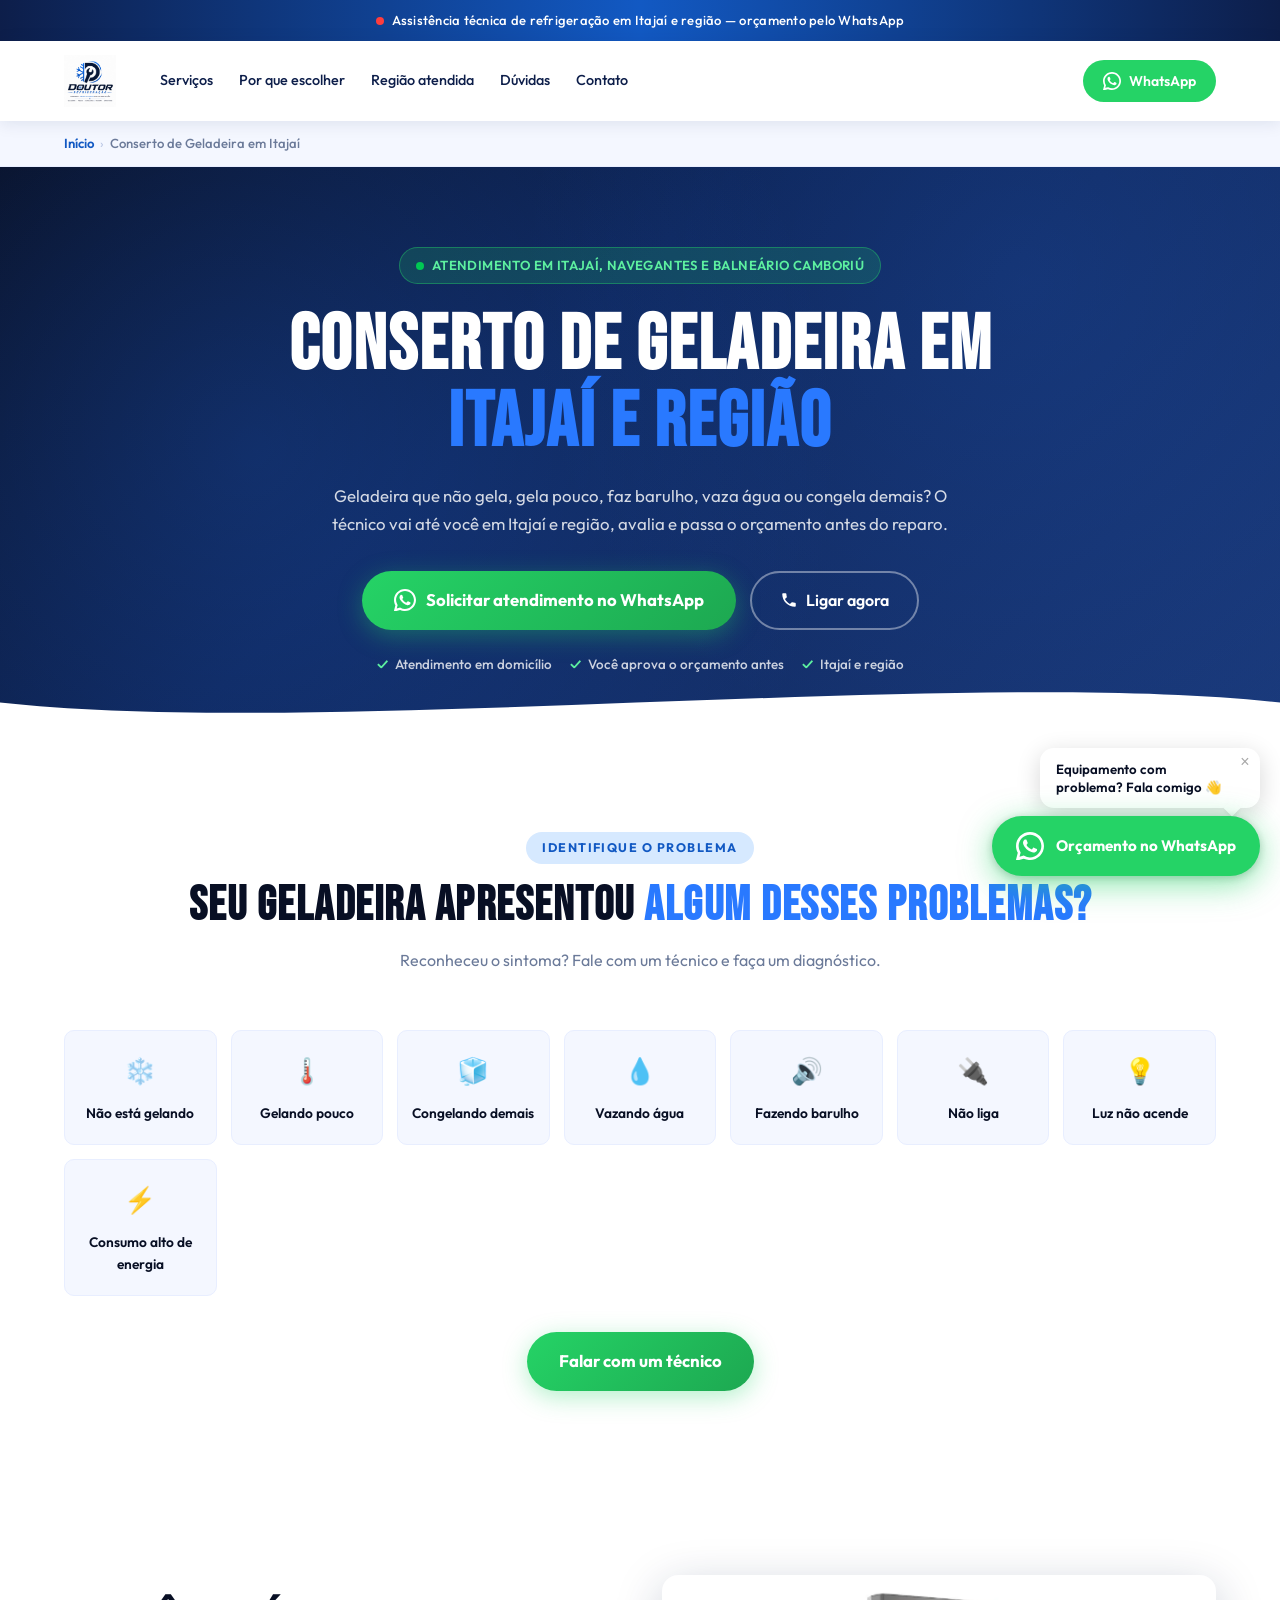
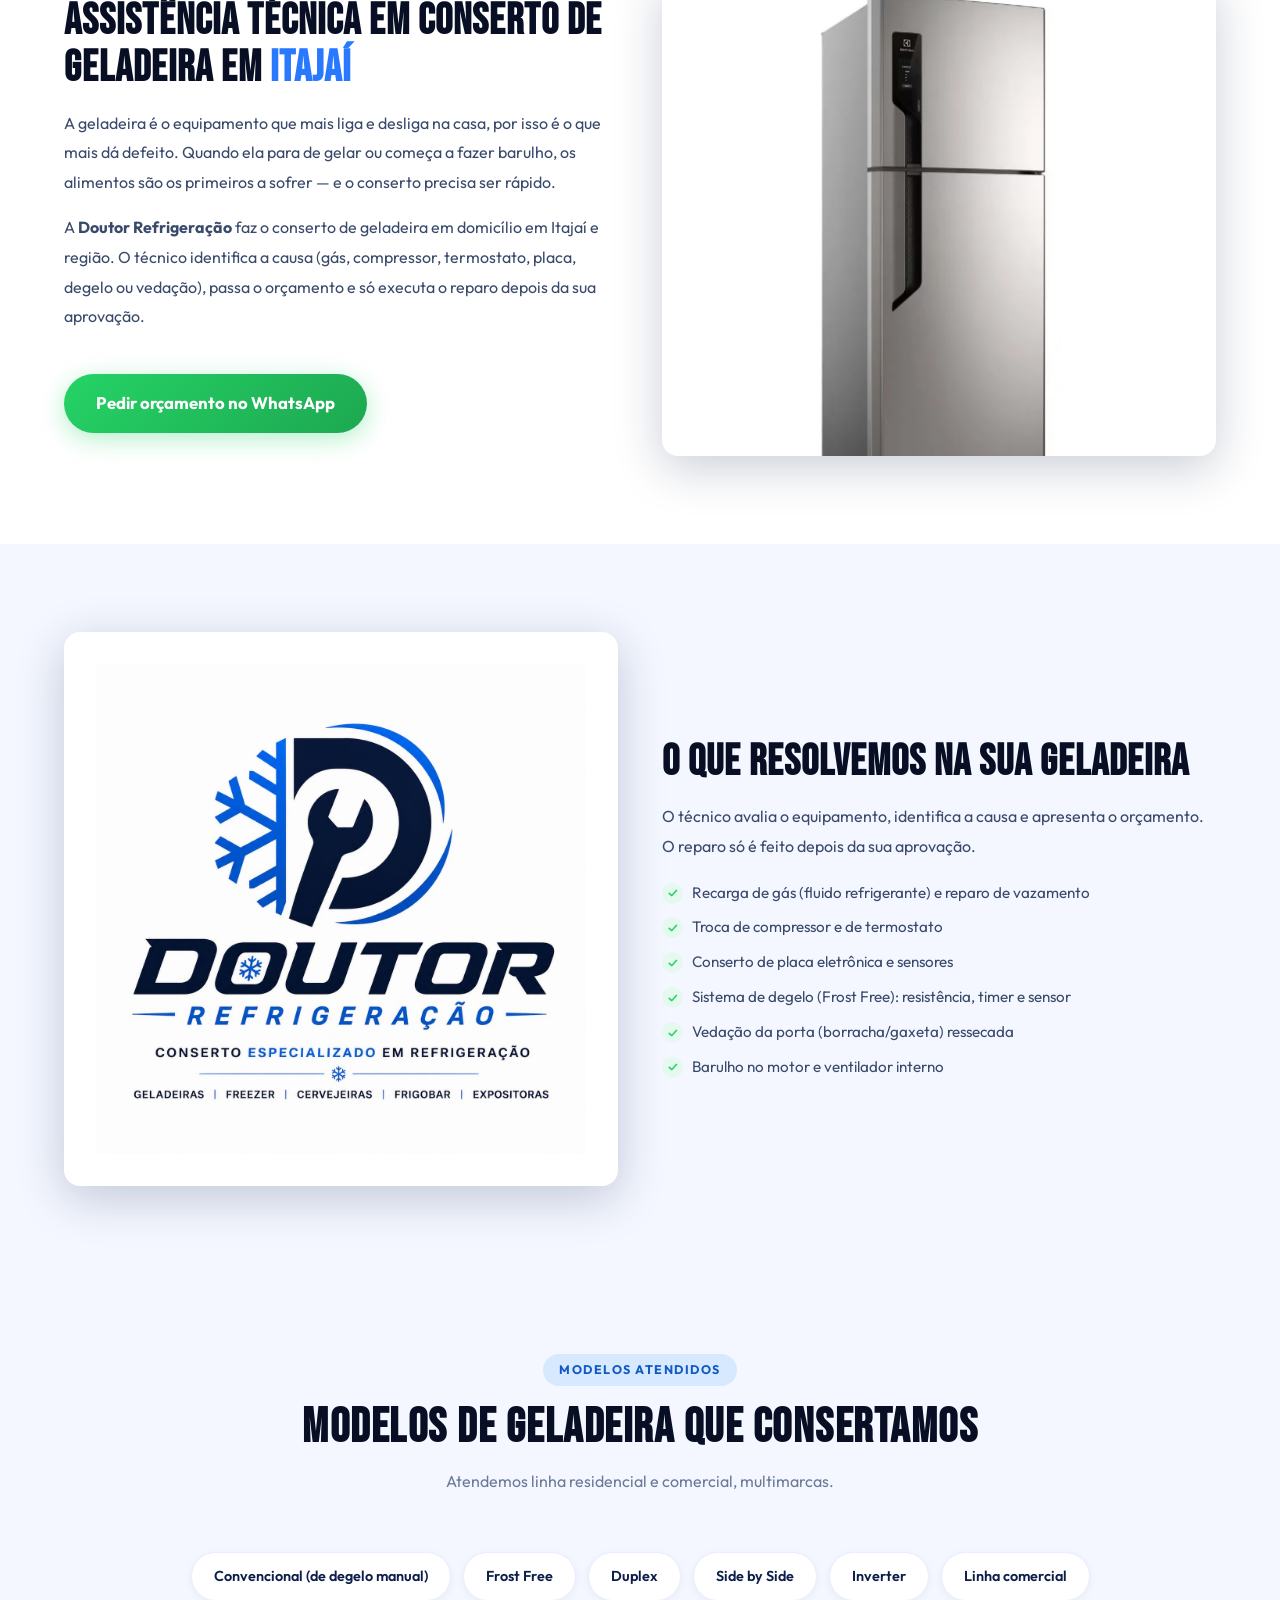
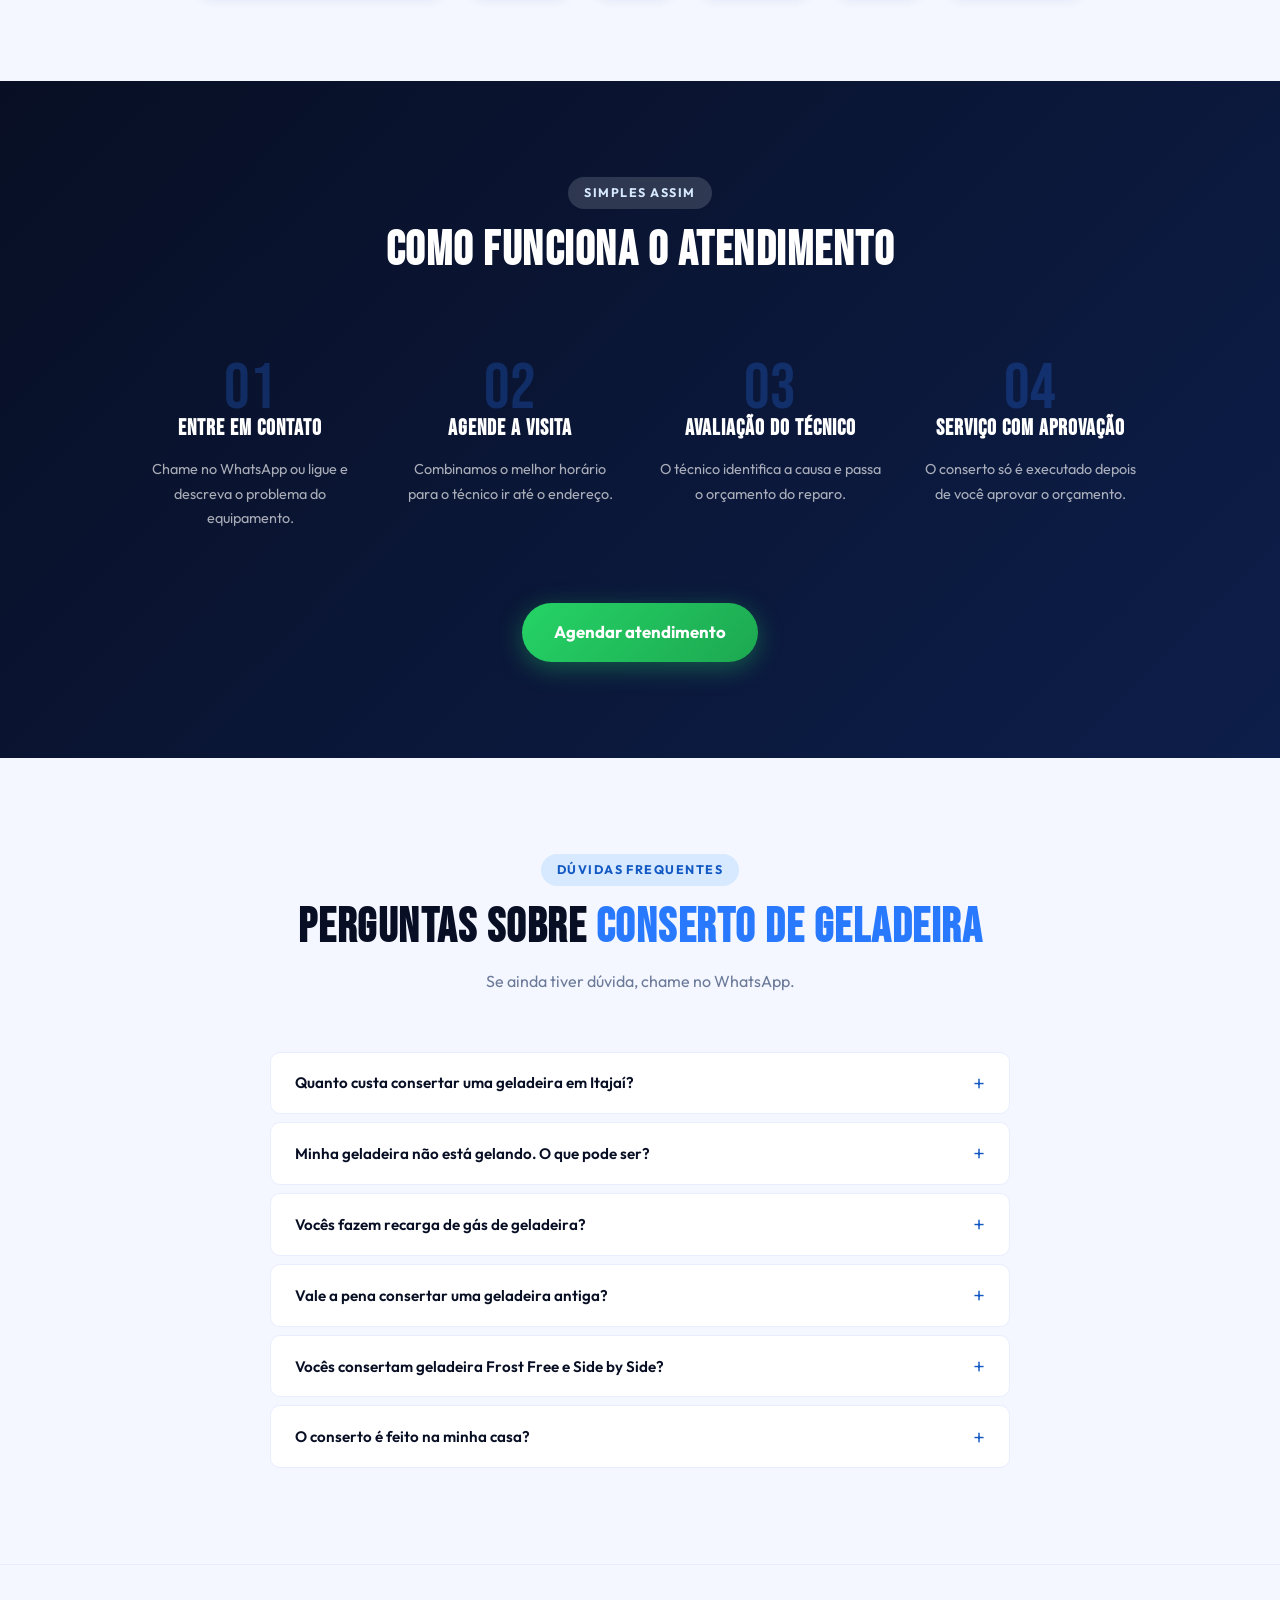
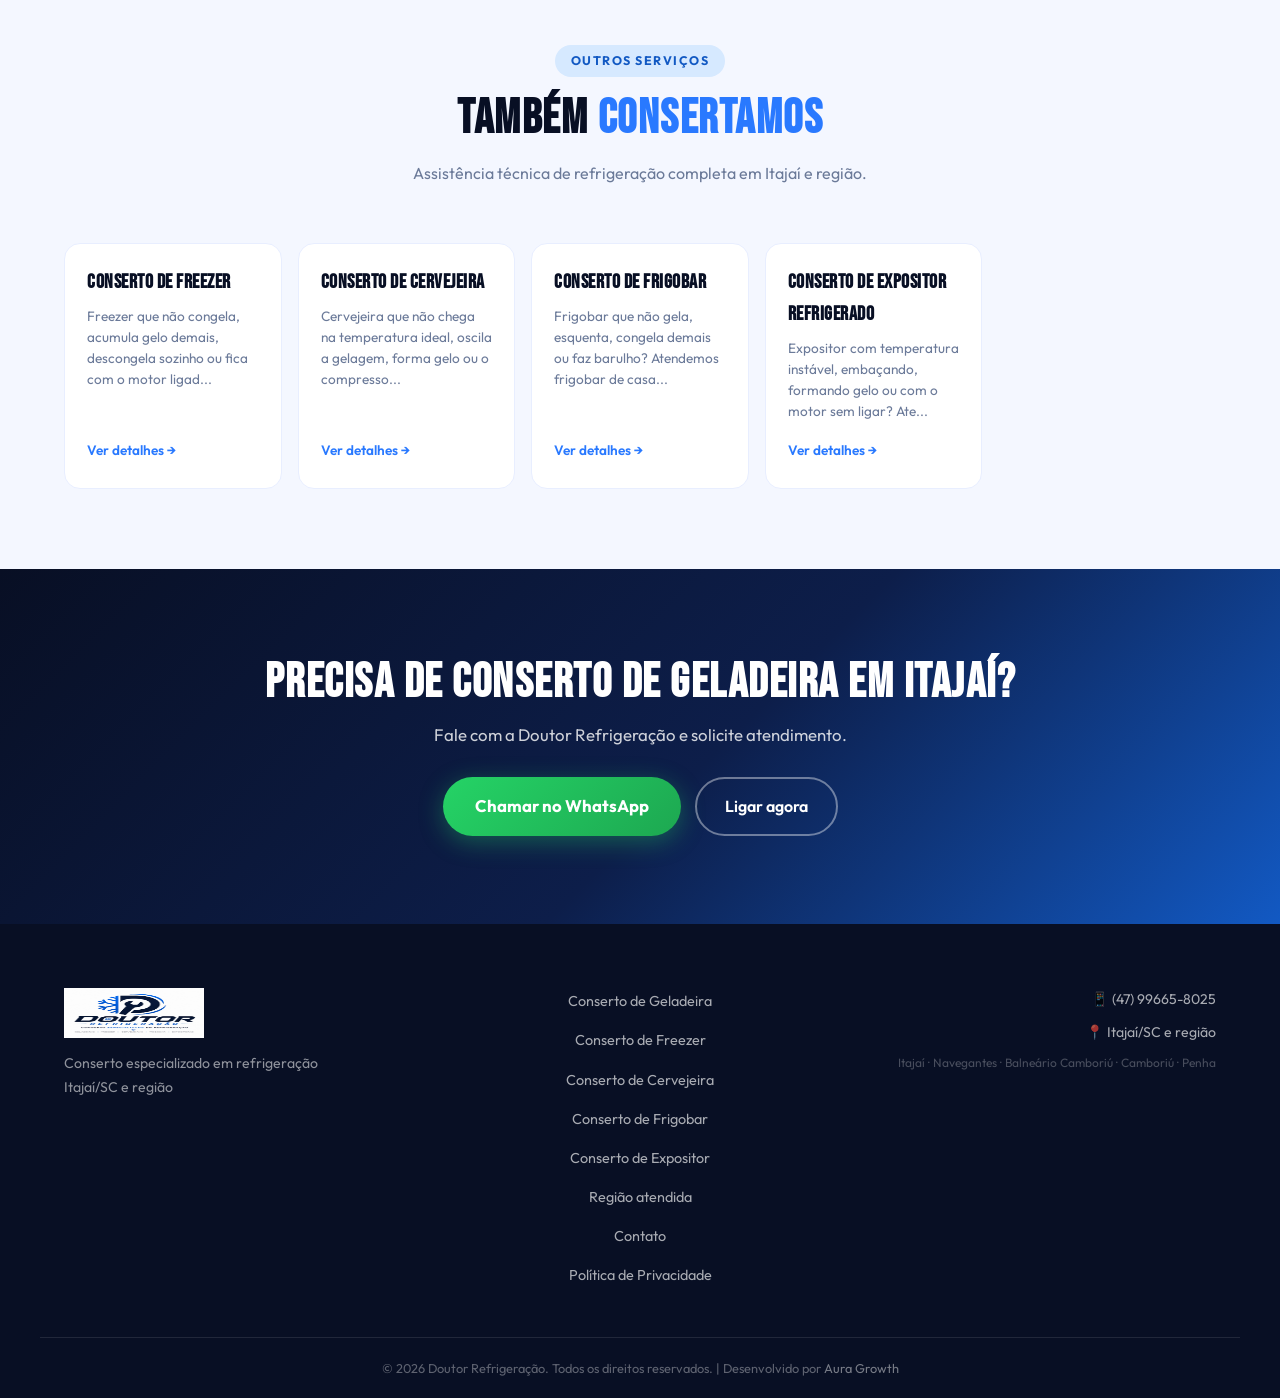
<file: conserto-de-geladeira.html>
<!DOCTYPE html>
<html lang="pt-BR">
<head>
  <!-- Google Tag Manager -->
  <script>(function(w,d,s,l,i){w[l]=w[l]||[];w[l].push({'gtm.start':
  new Date().getTime(),event:'gtm.js'});var f=d.getElementsByTagName(s)[0],
  j=d.createElement(s),dl=l!='dataLayer'?'&l='+l:'';j.async=true;j.src=
  'https://www.googletagmanager.com/gtm.js?id='+i+dl;f.parentNode.insertBefore(j,f);
  })(window,document,'script','dataLayer','GTM-M36B7RT2');</script>
  <!-- End Google Tag Manager -->

  <meta charset="UTF-8">
  <meta name="viewport" content="width=device-width, initial-scale=1.0">
  <meta name="robots" content="index, follow">
  <meta name="theme-color" content="#1259C3">

  <link rel="canonical" href="https://doutorrefrigeracao.com.br/conserto-de-geladeira.html">

  <title>Conserto de Geladeira em Itajaí | Doutor Refrigeração</title>
  <meta name="description" content="Conserto de geladeira em Itajaí e região: não gela, faz barulho, vaza água, congela demais ou não liga. Atendimento em domicílio. Orçamento pelo WhatsApp.">

  <meta property="og:type" content="website">
  <meta property="og:url" content="https://doutorrefrigeracao.com.br/conserto-de-geladeira.html">
  <meta property="og:site_name" content="Doutor Refrigeração">
  <meta property="og:locale" content="pt_BR">
  <meta property="og:title" content="Conserto de Geladeira em Itajaí | Doutor Refrigeração">
  <meta property="og:description" content="Conserto de geladeira em Itajaí e região: não gela, faz barulho, vaza água, congela demais ou não liga. Atendimento em domicílio. Orçamento pelo WhatsApp.">
  <meta property="og:image" content="https://doutorrefrigeracao.com.br/og-image.jpg">

  <meta name="twitter:card" content="summary_large_image">
  <meta name="twitter:title" content="Conserto de Geladeira em Itajaí | Doutor Refrigeração">
  <meta name="twitter:description" content="Conserto de geladeira em Itajaí e região: não gela, faz barulho, vaza água, congela demais ou não liga. Atendimento em domicílio. Orçamento pelo WhatsApp.">
  <meta name="twitter:image" content="https://doutorrefrigeracao.com.br/og-image.jpg">

  <link rel="icon" href="logo.jpeg" type="image/jpeg">
  <link rel="apple-touch-icon" href="logo.jpeg">

  <!-- Google tag — Ads + GA4 (PRESERVADO) -->
  <script async src="https://www.googletagmanager.com/gtag/js?id=AW-18193782772"></script>
  <script>
    window.dataLayer = window.dataLayer || [];
    function gtag(){dataLayer.push(arguments);}
    gtag('js', new Date());
    gtag('config', 'AW-18193782772');
    gtag('config', 'G-5RVY3S2EG7');
  </script>

  <!-- Service + LocalBusiness + Breadcrumb -->
  <script type="application/ld+json">
  {
    "@context": "https://schema.org",
    "@graph": [
      {
        "@type": "LocalBusiness",
        "@id": "https://doutorrefrigeracao.com.br/#business",
        "name": "Doutor Refrigeração",
        "image": "https://doutorrefrigeracao.com.br/logo.jpeg",
        "url": "https://doutorrefrigeracao.com.br/",
        "telephone": "+5547996658025",
        "address": { "@type": "PostalAddress", "streetAddress": "Rua Joaquim José de Freitas, 147", "addressLocality": "Itajaí", "addressRegion": "SC", "postalCode": "88301-000", "addressCountry": "BR" },
        "geo": { "@type": "GeoCoordinates", "latitude": -26.9069, "longitude": -48.6685 },
        "areaServed": [
          { "@type": "City", "name": "Itajaí" },
          { "@type": "City", "name": "Navegantes" },
          { "@type": "City", "name": "Balneário Camboriú" },
          { "@type": "City", "name": "Camboriú" },
          { "@type": "City", "name": "Penha" }
        ]
      },
      {
        "@type": "Service",
        "@id": "https://doutorrefrigeracao.com.br/conserto-de-geladeira.html#service",
        "serviceType": "Conserto de Geladeira",
        "name": "Conserto de Geladeira em Itajaí",
        "url": "https://doutorrefrigeracao.com.br/conserto-de-geladeira.html",
        "provider": { "@id": "https://doutorrefrigeracao.com.br/#business" },
        "areaServed": [
          { "@type": "City", "name": "Itajaí" },
          { "@type": "City", "name": "Navegantes" },
          { "@type": "City", "name": "Balneário Camboriú" },
          { "@type": "City", "name": "Camboriú" },
          { "@type": "City", "name": "Penha" }
        ],
        "description": "Conserto de geladeira em Itajaí e região: não gela, faz barulho, vaza água, congela demais ou não liga. Atendimento em domicílio. Orçamento pelo WhatsApp."
      },
      {
        "@type": "WebPage",
        "@id": "https://doutorrefrigeracao.com.br/conserto-de-geladeira.html#webpage",
        "url": "https://doutorrefrigeracao.com.br/conserto-de-geladeira.html",
        "name": "Conserto de Geladeira em Itajaí | Doutor Refrigeração",
        "inLanguage": "pt-BR",
        "about": { "@id": "https://doutorrefrigeracao.com.br/conserto-de-geladeira.html#service" }
      },
      {
        "@type": "BreadcrumbList",
        "@id": "https://doutorrefrigeracao.com.br/conserto-de-geladeira.html#breadcrumb",
        "itemListElement": [
          { "@type": "ListItem", "position": 1, "name": "Início", "item": "https://doutorrefrigeracao.com.br/" },
          { "@type": "ListItem", "position": 2, "name": "Conserto de Geladeira em Itajaí", "item": "https://doutorrefrigeracao.com.br/conserto-de-geladeira.html" }
        ]
      }
    ]
  }
  </script>

  <!-- FAQPage (idêntico ao texto visível) -->
  <script type="application/ld+json">
  {
    "@context": "https://schema.org",
    "@type": "FAQPage",
    "mainEntity": [
      { "@type": "Question", "name": "Quanto custa consertar uma geladeira em Itajaí?", "acceptedAnswer": { "@type": "Answer", "text": "O valor depende do defeito e da peça necessária. Fazemos o diagnóstico primeiro e você aprova o orçamento antes de qualquer reparo." } },
      { "@type": "Question", "name": "Minha geladeira não está gelando. O que pode ser?", "acceptedAnswer": { "@type": "Answer", "text": "Pode ser gás, compressor, termostato, placa eletrônica, sistema de degelo ou vedação da porta. Só o diagnóstico presencial confirma a causa com segurança." } },
      { "@type": "Question", "name": "Vocês fazem recarga de gás de geladeira?", "acceptedAnswer": { "@type": "Answer", "text": "Sim. Fazemos a recarga do fluido refrigerante e, antes disso, localizamos e corrigimos o vazamento que causou a perda de gás." } },
      { "@type": "Question", "name": "Vale a pena consertar uma geladeira antiga?", "acceptedAnswer": { "@type": "Answer", "text": "Depende do defeito e da idade do equipamento. No diagnóstico o técnico avalia e orienta você com transparência se compensa consertar ou trocar." } },
      { "@type": "Question", "name": "Vocês consertam geladeira Frost Free e Side by Side?", "acceptedAnswer": { "@type": "Answer", "text": "Sim. Atendemos geladeiras Frost Free, convencionais, duplex, side by side e inverter." } },
      { "@type": "Question", "name": "O conserto é feito na minha casa?", "acceptedAnswer": { "@type": "Answer", "text": "Sim, o atendimento é em domicílio. O técnico vai até o endereço em Itajaí e região para avaliar e, sempre que possível, resolver no local." } }
    ]
  }
  </script>

  <link rel="preconnect" href="https://fonts.googleapis.com">
  <link rel="preconnect" href="https://fonts.gstatic.com" crossorigin>
  <link href="https://fonts.googleapis.com/css2?family=Bebas+Neue&family=Outfit:wght@300;400;500;600;700;800;900&display=swap" rel="stylesheet">
  <link rel="stylesheet" href="style.css">
</head>
<body>
  <!-- GTM noscript -->
  <noscript><iframe src="https://www.googletagmanager.com/ns.html?id=GTM-M36B7RT2" height="0" width="0" style="display:none;visibility:hidden"></iframe></noscript>
  <a href="#problemas" class="skip-link">Ir para o conteúdo</a>
  <!-- INFO BAR -->
  <div class="info-bar">
    <span class="live-dot" aria-hidden="true"></span>
    Assistência técnica de refrigeração em Itajaí e região — orçamento pelo WhatsApp
  </div>

  <!-- NAVBAR -->
  <nav class="navbar" aria-label="Navegação principal">
    <div class="container nav-inner">
      <a href="index.html" class="nav-logo" aria-label="Doutor Refrigeração — início">
        <img src="logo.jpeg" alt="Doutor Refrigeração" class="logo-img" width="140" height="52" onerror="this.style.display='none'; this.nextElementSibling.style.display='flex'">
        <div class="logo-fallback" style="display:none">
          <span class="logo-text-big">DOUTOR</span>
          <span class="logo-text-small">REFRIGERAÇÃO</span>
        </div>
      </a>
      <div class="nav-links">
        <a href="index.html#servicos">Serviços</a>
        <a href="index.html#porque">Por que escolher</a>
        <a href="index.html#regiao">Região atendida</a>
        <a href="index.html#faq">Dúvidas</a>
        <a href="index.html#contato">Contato</a>
      </div>
      <a href="https://wa.me/5547996658025?text=Ol%C3%A1%21%20Vim%20pelo%20site%20do%20Doutor%20Refrigera%C3%A7%C3%A3o%20e%20preciso%20de%20um%20or%C3%A7amento." class="btn-nav-wa" target="_blank" rel="noopener" aria-label="Chamar no WhatsApp">
        <svg width="18" height="18" viewBox="0 0 24 24" fill="currentColor" aria-hidden="true"><path d="M17.472 14.382c-.297-.149-1.758-.867-2.03-.967-.273-.099-.471-.148-.67.15-.197.297-.767.966-.94 1.164-.173.199-.347.223-.644.075-.297-.15-1.255-.463-2.39-1.475-.883-.788-1.48-1.761-1.653-2.059-.173-.297-.018-.458.13-.606.134-.133.298-.347.446-.52.149-.174.198-.298.298-.497.099-.198.05-.371-.025-.52-.075-.149-.669-1.612-.916-2.207-.242-.579-.487-.5-.669-.51-.173-.008-.371-.01-.57-.01-.198 0-.52.074-.792.372-.272.297-1.04 1.016-1.04 2.479 0 1.462 1.065 2.875 1.213 3.074.149.198 2.096 3.2 5.077 4.487.709.306 1.262.489 1.694.625.712.227 1.36.195 1.871.118.571-.085 1.758-.719 2.006-1.413.248-.694.248-1.289.173-1.413-.074-.124-.272-.198-.57-.347z"/><path d="M12 0C5.373 0 0 5.373 0 12c0 2.127.558 4.122 1.532 5.857L.057 23.54a.75.75 0 00.903.903l5.684-1.475A11.95 11.95 0 0012 24c6.627 0 12-5.373 12-12S18.627 0 12 0zm0 21.75a9.71 9.71 0 01-4.952-1.356l-.356-.211-3.69.957.977-3.583-.232-.369A9.716 9.716 0 012.25 12C2.25 6.615 6.615 2.25 12 2.25S21.75 6.615 21.75 12 17.385 21.75 12 21.75z"/></svg>
        <span>WhatsApp</span>
      </a>
    </div>
  </nav>
  <!-- BREADCRUMB -->
  <nav class="breadcrumb" aria-label="Trilha de navegação">
    <ol>
      <li><a href="index.html">Início</a></li>
      <li class="sep" aria-hidden="true">›</li>
      <li aria-current="page">Conserto de Geladeira em Itajaí</li>
    </ol>
  </nav>
  <!-- HERO -->
  <header class="hero hero-service" id="topo">
    <div class="hero-bg-pattern" aria-hidden="true"></div>
    <div class="container hero-inner">
      <div class="hero-content">
        <div class="badge-urgency">
          <span class="pulse-dot" aria-hidden="true"></span>
          Atendimento em Itajaí, Navegantes e Balneário Camboriú
        </div>
        <h1 class="hero-title">Conserto de Geladeira em <span class="highlight">Itajaí e Região</span></h1>
        <p class="hero-sub">Geladeira que não gela, gela pouco, faz barulho, vaza água ou congela demais? O técnico vai até você em Itajaí e região, avalia e passa o orçamento antes do reparo.</p>
        <div class="hero-ctas">
          <a href="https://wa.me/5547996658025?text=Ol%C3%A1%21%20Vim%20pelo%20site%20do%20Doutor%20Refrigera%C3%A7%C3%A3o.%20Preciso%20de%20conserto%20de%20geladeira%20em%20Itaja%C3%AD%20e%20quero%20um%20or%C3%A7amento." class="btn-primary" target="_blank" rel="noopener">
            <svg width="22" height="22" viewBox="0 0 24 24" fill="currentColor" aria-hidden="true"><path d="M17.472 14.382c-.297-.149-1.758-.867-2.03-.967-.273-.099-.471-.148-.67.15-.197.297-.767.966-.94 1.164-.173.199-.347.223-.644.075-.297-.15-1.255-.463-2.39-1.475-.883-.788-1.48-1.761-1.653-2.059-.173-.297-.018-.458.13-.606.134-.133.298-.347.446-.52.149-.174.198-.298.298-.497.099-.198.05-.371-.025-.52-.075-.149-.669-1.612-.916-2.207-.242-.579-.487-.5-.669-.51-.173-.008-.371-.01-.57-.01-.198 0-.52.074-.792.372-.272.297-1.04 1.016-1.04 2.479 0 1.462 1.065 2.875 1.213 3.074.149.198 2.096 3.2 5.077 4.487.709.306 1.262.489 1.694.625.712.227 1.36.195 1.871.118.571-.085 1.758-.719 2.006-1.413.248-.694.248-1.289.173-1.413-.074-.124-.272-.198-.57-.347z"/><path d="M12 0C5.373 0 0 5.373 0 12c0 2.127.558 4.122 1.532 5.857L.057 23.54a.75.75 0 00.903.903l5.684-1.475A11.95 11.95 0 0012 24c6.627 0 12-5.373 12-12S18.627 0 12 0zm0 21.75a9.71 9.71 0 01-4.952-1.356l-.356-.211-3.69.957.977-3.583-.232-.369A9.716 9.716 0 012.25 12C2.25 6.615 6.615 2.25 12 2.25S21.75 6.615 21.75 12 17.385 21.75 12 21.75z"/></svg>
            Solicitar atendimento no WhatsApp
          </a>
          <a href="tel:+5547996658025" class="btn-secondary" aria-label="Ligar para (47) 99665-8025">
            <svg width="18" height="18" viewBox="0 0 24 24" fill="currentColor" aria-hidden="true"><path d="M6.62 10.79c1.44 2.83 3.76 5.14 6.59 6.59l2.2-2.2c.27-.27.67-.36 1.02-.24 1.12.37 2.33.57 3.57.57.55 0 1 .45 1 1V20c0 .55-.45 1-1 1-9.39 0-17-7.61-17-17 0-.55.45-1 1-1h3.5c.55 0 1 .45 1 1 0 1.25.2 2.45.57 3.57.11.35.03.74-.25 1.02l-2.2 2.2z"/></svg>
            Ligar agora
          </a>
        </div>
        <ul class="hero-trust-pills">
          <li>Atendimento em domicílio</li>
          <li>Você aprova o orçamento antes</li>
          <li>Itajaí e região</li>
        </ul>
      </div>
    </div>
    <div class="hero-wave" aria-hidden="true">
      <svg viewBox="0 0 1440 80" xmlns="http://www.w3.org/2000/svg" preserveAspectRatio="none"><path d="M0,40 C360,80 1080,0 1440,40 L1440,80 L0,80 Z" fill="#ffffff"/></svg>
    </div>
  </header>
  <!-- PROBLEMAS -->
  <section class="problems" id="problemas">
    <div class="container">
      <div class="section-header">
        <span class="section-tag">Identifique o problema</span>
        <h2>Seu geladeira apresentou <span class="blue-text">algum desses problemas?</span></h2>
        <p>Reconheceu o sintoma? Fale com um técnico e faça um diagnóstico.</p>
      </div>
      <div class="problems-grid">
        <div class="problem-card">❄️<span>Não está gelando</span></div>
        <div class="problem-card">🌡️<span>Gelando pouco</span></div>
        <div class="problem-card">🧊<span>Congelando demais</span></div>
        <div class="problem-card">💧<span>Vazando água</span></div>
        <div class="problem-card">🔊<span>Fazendo barulho</span></div>
        <div class="problem-card">🔌<span>Não liga</span></div>
        <div class="problem-card">💡<span>Luz não acende</span></div>
        <div class="problem-card">⚡<span>Consumo alto de energia</span></div>
      </div>
      <div class="problems-cta">
        <a href="https://wa.me/5547996658025?text=Ol%C3%A1%21%20Meu%20geladeira%20est%C3%A1%20com%20problema%20e%20quero%20falar%20com%20um%20t%C3%A9cnico." class="btn-primary" target="_blank" rel="noopener">Falar com um técnico</a>
      </div>
    </div>
  </section>
  <!-- CONTEÚDO -->
  <section class="svc-content">
    <div class="container">
      <div class="svc-split">
        <div class="svc-split-text">
          <h2>Assistência técnica em conserto de geladeira em <span class="blue-text">Itajaí</span></h2>
          <p>A geladeira é o equipamento que mais liga e desliga na casa, por isso é o que mais dá defeito. Quando ela para de gelar ou começa a fazer barulho, os alimentos são os primeiros a sofrer — e o conserto precisa ser rápido.</p>
          <p>A <strong>Doutor Refrigeração</strong> faz o conserto de geladeira em domicílio em Itajaí e região. O técnico identifica a causa (gás, compressor, termostato, placa, degelo ou vedação), passa o orçamento e só executa o reparo depois da sua aprovação.</p>
          <a href="https://wa.me/5547996658025?text=Ol%C3%A1%21%20Preciso%20de%20conserto%20de%20geladeira%20em%20Itaja%C3%AD." class="btn-primary" target="_blank" rel="noopener">Pedir orçamento no WhatsApp</a>
        </div>
        <div class="svc-split-media">
          <img src="image.png" alt="Conserto de geladeira em Itajaí" loading="lazy" width="520" height="360" onerror="this.style.opacity=0.35">
        </div>
      </div>
    </div>
  </section>

  <!-- CHECKLIST -->
  <section class="svc-content alt">
    <div class="container">
      <div class="svc-split">
        <div class="svc-split-media">
          <img src="logo.jpeg" alt="Doutor Refrigeração — assistência técnica em Itajaí" loading="lazy" width="520" height="360" style="object-fit:contain;padding:32px;background:#fff" onerror="this.style.display='none'">
        </div>
        <div class="svc-split-text">
          <h2>O que resolvemos na sua geladeira</h2>
          <p>O técnico avalia o equipamento, identifica a causa e apresenta o orçamento. O reparo só é feito depois da sua aprovação.</p>
          <ul class="svc-check">
            <li>Recarga de gás (fluido refrigerante) e reparo de vazamento</li>
            <li>Troca de compressor e de termostato</li>
            <li>Conserto de placa eletrônica e sensores</li>
            <li>Sistema de degelo (Frost Free): resistência, timer e sensor</li>
            <li>Vedação da porta (borracha/gaxeta) ressecada</li>
            <li>Barulho no motor e ventilador interno</li>
          </ul>
        </div>
      </div>
    </div>
  </section>
  <!-- TIPOS -->
  <section class="equip-section">
    <div class="container">
      <div class="section-header">
        <span class="section-tag">Modelos atendidos</span>
        <h2>Modelos de geladeira que consertamos</h2>
        <p>Atendemos linha residencial e comercial, multimarcas.</p>
      </div>
      <ul class="equip-chips">
        <li>Convencional (de degelo manual)</li>
        <li>Frost Free</li>
        <li>Duplex</li>
        <li>Side by Side</li>
        <li>Inverter</li>
        <li>Linha comercial</li>
      </ul>
    </div>
  </section>
  <!-- COMO FUNCIONA -->
  <section class="how-it-works">
    <div class="container">
      <div class="section-header light">
        <span class="section-tag-light">Simples assim</span>
        <h2>Como funciona o atendimento</h2>
      </div>
      <ol class="steps-row">
        <li class="step"><div class="step-num">01</div><h3>Entre em contato</h3><p>Chame no WhatsApp ou ligue e descreva o problema do equipamento.</p></li>
        <li class="step"><div class="step-num">02</div><h3>Agende a visita</h3><p>Combinamos o melhor horário para o técnico ir até o endereço.</p></li>
        <li class="step"><div class="step-num">03</div><h3>Avaliação do técnico</h3><p>O técnico identifica a causa e passa o orçamento do reparo.</p></li>
        <li class="step"><div class="step-num">04</div><h3>Serviço com aprovação</h3><p>O conserto só é executado depois de você aprovar o orçamento.</p></li>
      </ol>
      <div class="how-cta">
        <a href="https://wa.me/5547996658025?text=Ol%C3%A1%21%20Quero%20agendar%20uma%20visita%20do%20t%C3%A9cnico%20de%20refrigera%C3%A7%C3%A3o." class="btn-primary" target="_blank" rel="noopener">Agendar atendimento</a>
      </div>
    </div>
  </section>
  <!-- FAQ -->
  <section class="faq-section" id="faq">
    <div class="container">
      <div class="section-header">
        <span class="section-tag">Dúvidas frequentes</span>
        <h2>Perguntas sobre <span class="blue-text">conserto de geladeira</span></h2>
        <p>Se ainda tiver dúvida, chame no WhatsApp.</p>
      </div>
      <div class="faq-list">
        <div class="faq-item"><button class="faq-q" aria-expanded="false">Quanto custa consertar uma geladeira em Itajaí?<span class="faq-ic" aria-hidden="true">+</span></button><div class="faq-a"><p>O valor depende do defeito e da peça necessária. Fazemos o diagnóstico primeiro e você aprova o orçamento antes de qualquer reparo.</p></div></div>
        <div class="faq-item"><button class="faq-q" aria-expanded="false">Minha geladeira não está gelando. O que pode ser?<span class="faq-ic" aria-hidden="true">+</span></button><div class="faq-a"><p>Pode ser gás, compressor, termostato, placa eletrônica, sistema de degelo ou vedação da porta. Só o diagnóstico presencial confirma a causa com segurança.</p></div></div>
        <div class="faq-item"><button class="faq-q" aria-expanded="false">Vocês fazem recarga de gás de geladeira?<span class="faq-ic" aria-hidden="true">+</span></button><div class="faq-a"><p>Sim. Fazemos a recarga do fluido refrigerante e, antes disso, localizamos e corrigimos o vazamento que causou a perda de gás.</p></div></div>
        <div class="faq-item"><button class="faq-q" aria-expanded="false">Vale a pena consertar uma geladeira antiga?<span class="faq-ic" aria-hidden="true">+</span></button><div class="faq-a"><p>Depende do defeito e da idade do equipamento. No diagnóstico o técnico avalia e orienta você com transparência se compensa consertar ou trocar.</p></div></div>
        <div class="faq-item"><button class="faq-q" aria-expanded="false">Vocês consertam geladeira Frost Free e Side by Side?<span class="faq-ic" aria-hidden="true">+</span></button><div class="faq-a"><p>Sim. Atendemos geladeiras Frost Free, convencionais, duplex, side by side e inverter.</p></div></div>
        <div class="faq-item"><button class="faq-q" aria-expanded="false">O conserto é feito na minha casa?<span class="faq-ic" aria-hidden="true">+</span></button><div class="faq-a"><p>Sim, o atendimento é em domicílio. O técnico vai até o endereço em Itajaí e região para avaliar e, sempre que possível, resolver no local.</p></div></div>
      </div>
    </div>
  </section>
  <!-- RELACIONADOS -->
  <section class="related-services">
    <div class="container">
      <div class="section-header">
        <span class="section-tag">Outros serviços</span>
        <h2>Também <span class="blue-text">consertamos</span></h2>
        <p>Assistência técnica de refrigeração completa em Itajaí e região.</p>
      </div>
      <div class="related-grid">
        <div class="related-card">
          <h3><a href="conserto-de-freezer.html">Conserto de Freezer</a></h3>
          <p>Freezer que não congela, acumula gelo demais, descongela sozinho ou fica com o motor ligad...</p>
          <a href="conserto-de-freezer.html" class="service-link">Ver detalhes →</a>
        </div>
        <div class="related-card">
          <h3><a href="conserto-de-cervejeira.html">Conserto de Cervejeira</a></h3>
          <p>Cervejeira que não chega na temperatura ideal, oscila a gelagem, forma gelo ou o compresso...</p>
          <a href="conserto-de-cervejeira.html" class="service-link">Ver detalhes →</a>
        </div>
        <div class="related-card">
          <h3><a href="conserto-de-frigobar.html">Conserto de Frigobar</a></h3>
          <p>Frigobar que não gela, esquenta, congela demais ou faz barulho? Atendemos frigobar de casa...</p>
          <a href="conserto-de-frigobar.html" class="service-link">Ver detalhes →</a>
        </div>
        <div class="related-card">
          <h3><a href="conserto-de-expositor.html">Conserto de Expositor Refrigerado</a></h3>
          <p>Expositor com temperatura instável, embaçando, formando gelo ou com o motor sem ligar? Ate...</p>
          <a href="conserto-de-expositor.html" class="service-link">Ver detalhes →</a>
        </div>
      </div>
    </div>
  </section>
  <!-- CTA FINAL -->
  <section class="final-cta">
    <div class="container final-cta-inner">
      <h2>Precisa de conserto de geladeira em Itajaí?</h2>
      <p>Fale com a Doutor Refrigeração e solicite atendimento.</p>
      <div class="final-cta-btns">
        <a href="https://wa.me/5547996658025?text=Ol%C3%A1%21%20Preciso%20de%20conserto%20de%20geladeira%20em%20Itaja%C3%AD%20e%20quero%20solicitar%20atendimento." class="btn-primary" target="_blank" rel="noopener">Chamar no WhatsApp</a>
        <a href="tel:+5547996658025" class="btn-secondary">Ligar agora</a>
      </div>
    </div>
  </section>
  <!-- FOOTER -->
  <footer class="footer">
    <div class="container footer-inner">
      <div class="footer-logo">
        <img src="logo.jpeg" alt="Doutor Refrigeração" height="50" width="140" onerror="this.style.display='none'">
        <p>Conserto especializado em refrigeração<br>Itajaí/SC e região</p>
      </div>
      <nav class="footer-links" aria-label="Rodapé">
        <a href="conserto-de-geladeira.html">Conserto de Geladeira</a>
        <a href="conserto-de-freezer.html">Conserto de Freezer</a>
        <a href="conserto-de-cervejeira.html">Conserto de Cervejeira</a>
        <a href="conserto-de-frigobar.html">Conserto de Frigobar</a>
        <a href="conserto-de-expositor.html">Conserto de Expositor</a>
        <a href="index.html#regiao">Região atendida</a>
        <a href="index.html#contato">Contato</a>
        <a href="politica-de-privacidade.html">Política de Privacidade</a>
      </nav>
      <div class="footer-contact">
        <p>📱 (47) 99665-8025</p>
        <p>📍 Itajaí/SC e região</p>
        <p class="footer-cities">Itajaí · Navegantes · Balneário Camboriú · Camboriú · Penha</p>
      </div>
    </div>
    <div class="footer-bottom">
      <p>© 2026 Doutor Refrigeração. Todos os direitos reservados. | Desenvolvido por <a href="https://auragrowth.com.br" target="_blank" rel="noopener">Aura Growth</a></p>
    </div>
  </footer>
  <!-- FLOATING WHATSAPP -->
  <div class="float-wa-wrap" id="floatWrap">
    <a href="https://wa.me/5547996658025?text=Ol%C3%A1%21%20Meu%20equipamento%20est%C3%A1%20com%20problema.%20Podem%20me%20ajudar%3F" class="float-bubble" id="floatBubble" target="_blank" rel="noopener">
      Equipamento com problema? Fala comigo 👋
      <button type="button" class="float-bubble-close" id="floatBubbleClose" aria-label="Fechar mensagem">×</button>
    </a>
    <a href="https://wa.me/5547996658025?text=Ol%C3%A1%21%20Meu%20equipamento%20est%C3%A1%20com%20problema.%20Podem%20me%20ajudar%3F" class="float-wa" target="_blank" rel="noopener" id="floatWA" aria-label="Chamar no WhatsApp">
      <svg width="28" height="28" viewBox="0 0 24 24" fill="currentColor" aria-hidden="true"><path d="M17.472 14.382c-.297-.149-1.758-.867-2.03-.967-.273-.099-.471-.148-.67.15-.197.297-.767.966-.94 1.164-.173.199-.347.223-.644.075-.297-.15-1.255-.463-2.39-1.475-.883-.788-1.48-1.761-1.653-2.059-.173-.297-.018-.458.13-.606.134-.133.298-.347.446-.52.149-.174.198-.298.298-.497.099-.198.05-.371-.025-.52-.075-.149-.669-1.612-.916-2.207-.242-.579-.487-.5-.669-.51-.173-.008-.371-.01-.57-.01-.198 0-.52.074-.792.372-.272.297-1.04 1.016-1.04 2.479 0 1.462 1.065 2.875 1.213 3.074.149.198 2.096 3.2 5.077 4.487.709.306 1.262.489 1.694.625.712.227 1.36.195 1.871.118.571-.085 1.758-.719 2.006-1.413.248-.694.248-1.289.173-1.413-.074-.124-.272-.198-.57-.347z"/><path d="M12 0C5.373 0 0 5.373 0 12c0 2.127.558 4.122 1.532 5.857L.057 23.54a.75.75 0 00.903.903l5.684-1.475A11.95 11.95 0 0012 24c6.627 0 12-5.373 12-12S18.627 0 12 0zm0 21.75a9.71 9.71 0 01-4.952-1.356l-.356-.211-3.69.957.977-3.583-.232-.369A9.716 9.716 0 012.25 12C2.25 6.615 6.615 2.25 12 2.25S21.75 6.615 21.75 12 17.385 21.75 12 21.75z"/></svg>
      <span>Orçamento no WhatsApp</span>
    </a>
  </div>

  <script src="script.js"></script>
</body>
</html>
</file>
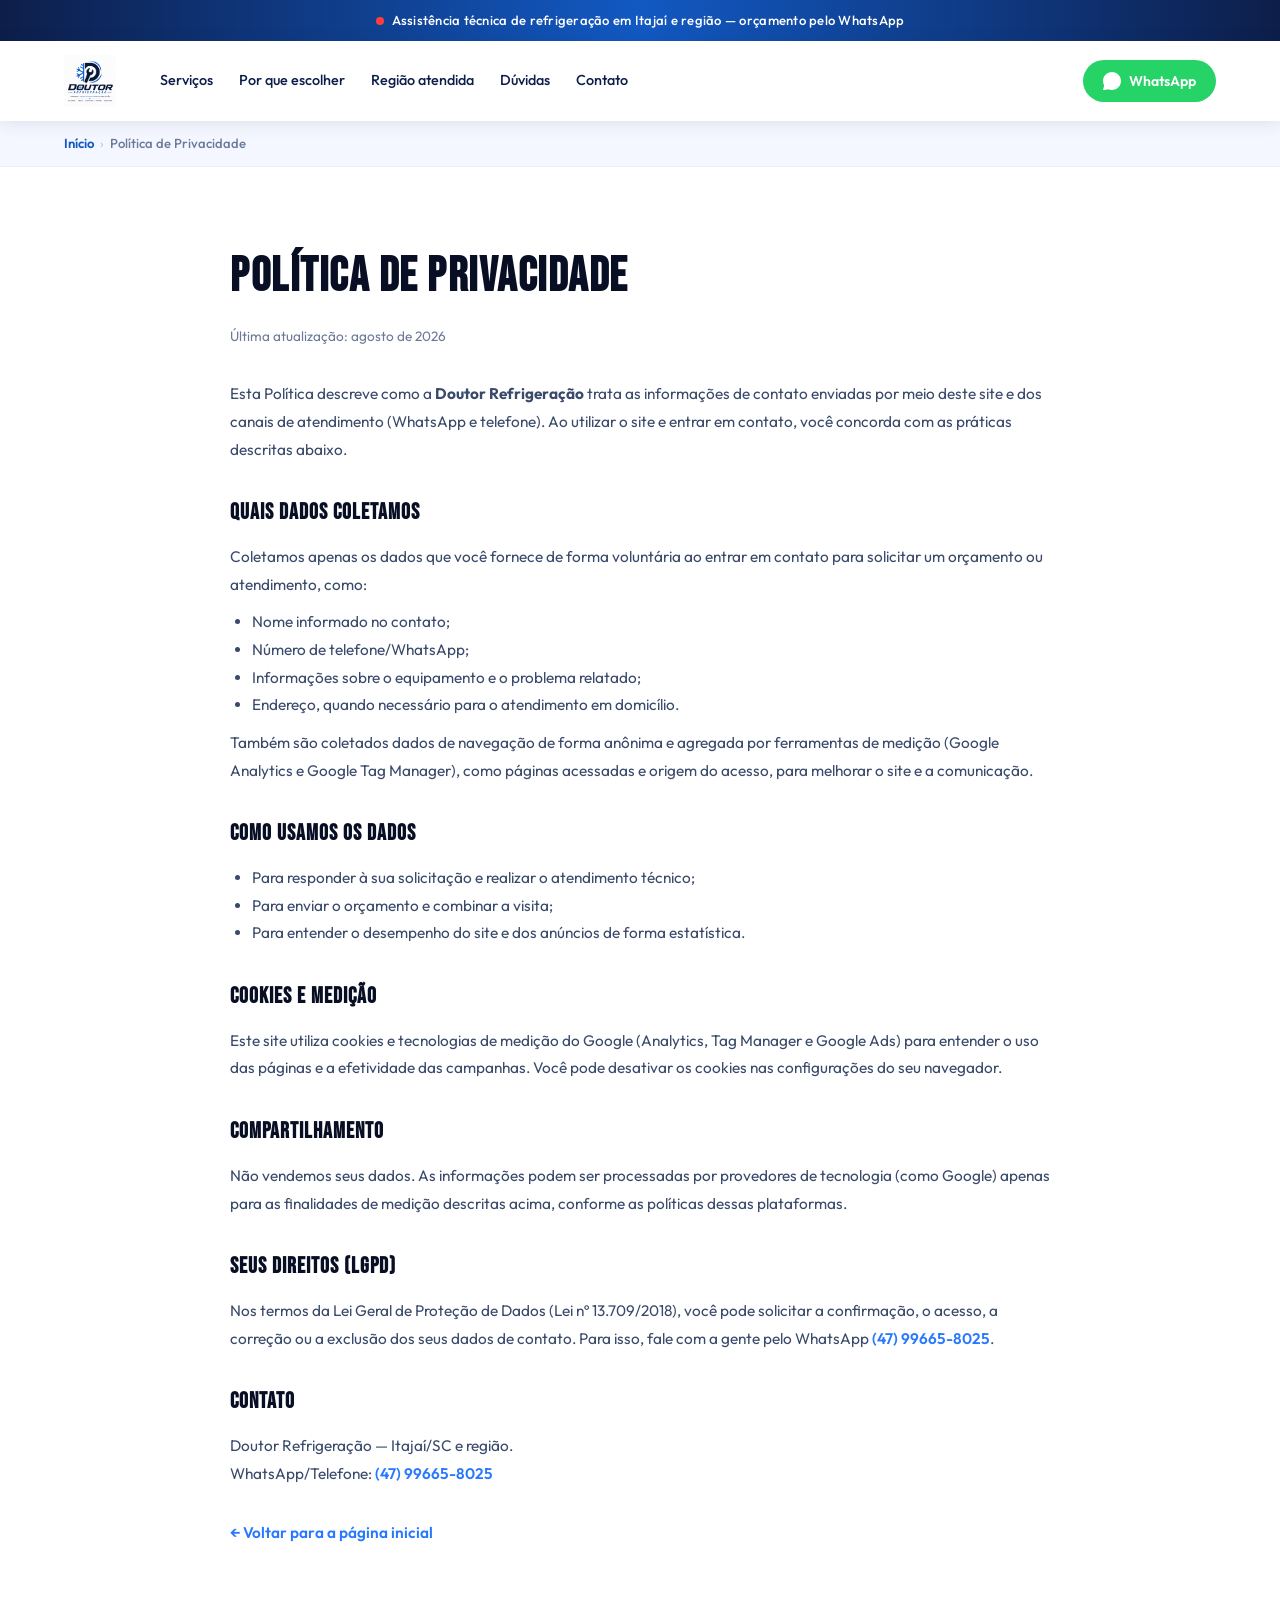
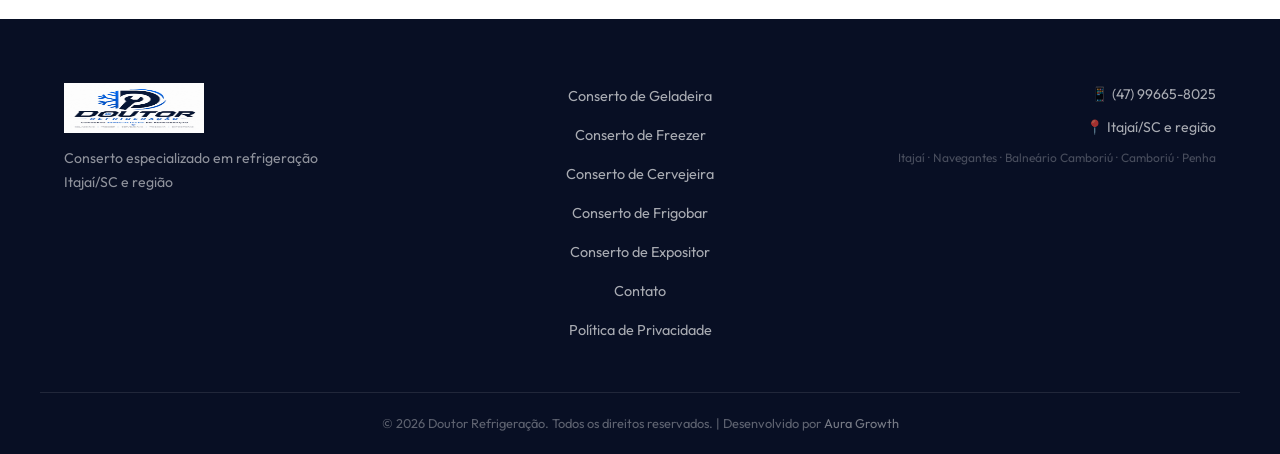
<file: politica-de-privacidade.html>
<!DOCTYPE html>
<html lang="pt-BR">
<head>
  <!-- Google Tag Manager -->
  <script>(function(w,d,s,l,i){w[l]=w[l]||[];w[l].push({'gtm.start':
  new Date().getTime(),event:'gtm.js'});var f=d.getElementsByTagName(s)[0],
  j=d.createElement(s),dl=l!='dataLayer'?'&l='+l:'';j.async=true;j.src=
  'https://www.googletagmanager.com/gtm.js?id='+i+dl;f.parentNode.insertBefore(j,f);
  })(window,document,'script','dataLayer','GTM-M36B7RT2');</script>
  <!-- End Google Tag Manager -->

  <meta charset="UTF-8">
  <meta name="viewport" content="width=device-width, initial-scale=1.0">
  <meta name="robots" content="noindex, follow">
  <meta name="theme-color" content="#1259C3">
  <link rel="canonical" href="https://doutorrefrigeracao.com.br/politica-de-privacidade.html">
  <title>Política de Privacidade | Doutor Refrigeração</title>
  <meta name="description" content="Política de privacidade da Doutor Refrigeração — como tratamos os dados de contato enviados pelo site e WhatsApp.">

  <link rel="icon" href="logo.jpeg" type="image/jpeg">
  <script async src="https://www.googletagmanager.com/gtag/js?id=AW-18193782772"></script>
  <script>
    window.dataLayer = window.dataLayer || [];
    function gtag(){dataLayer.push(arguments);}
    gtag('js', new Date());
    gtag('config', 'AW-18193782772');
    gtag('config', 'G-5RVY3S2EG7');
  </script>

  <link rel="preconnect" href="https://fonts.googleapis.com">
  <link rel="preconnect" href="https://fonts.gstatic.com" crossorigin>
  <link href="https://fonts.googleapis.com/css2?family=Bebas+Neue&family=Outfit:wght@300;400;500;600;700;800;900&display=swap" rel="stylesheet">
  <link rel="stylesheet" href="style.css">
  <style>
    .legal { max-width: 820px; margin: 0 auto; padding: clamp(40px,7vw,72px) 0; }
    .legal h1 { font-family: 'Bebas Neue', sans-serif; font-size: clamp(2rem,4vw,3rem); letter-spacing: 1.5px; color: var(--dark); margin-bottom: 8px; }
    .legal .updated { color: var(--gray); font-size: .85rem; margin-bottom: 32px; }
    .legal h2 { font-family: 'Bebas Neue', sans-serif; font-size: 1.4rem; letter-spacing: 1px; color: var(--dark); margin: 32px 0 12px; }
    .legal p, .legal li { color: #3A4A6B; line-height: 1.8; font-size: .96rem; }
    .legal ul { padding-left: 22px; margin: 10px 0; }
    .legal a { color: var(--blue-bright); font-weight: 600; }
  </style>
</head>
<body>
  <noscript><iframe src="https://www.googletagmanager.com/ns.html?id=GTM-M36B7RT2" height="0" width="0" style="display:none;visibility:hidden"></iframe></noscript>

  <div class="info-bar">
    <span class="live-dot" aria-hidden="true"></span>
    Assistência técnica de refrigeração em Itajaí e região — orçamento pelo WhatsApp
  </div>

  <nav class="navbar" aria-label="Navegação principal">
    <div class="container nav-inner">
      <a href="index.html" class="nav-logo" aria-label="Doutor Refrigeração — início">
        <img src="logo.jpeg" alt="Doutor Refrigeração" class="logo-img" width="140" height="52" onerror="this.style.display='none'; this.nextElementSibling.style.display='flex'">
        <div class="logo-fallback" style="display:none">
          <span class="logo-text-big">DOUTOR</span>
          <span class="logo-text-small">REFRIGERAÇÃO</span>
        </div>
      </a>
      <div class="nav-links">
        <a href="index.html#servicos">Serviços</a>
        <a href="index.html#porque">Por que escolher</a>
        <a href="index.html#regiao">Região atendida</a>
        <a href="index.html#faq">Dúvidas</a>
        <a href="index.html#contato">Contato</a>
      </div>
      <a href="https://wa.me/5547996658025?text=Ol%C3%A1%21%20Vim%20pelo%20site%20do%20Doutor%20Refrigera%C3%A7%C3%A3o%20e%20preciso%20de%20um%20or%C3%A7amento." class="btn-nav-wa" target="_blank" rel="noopener" aria-label="Chamar no WhatsApp">
        <svg width="18" height="18" viewBox="0 0 24 24" fill="currentColor" aria-hidden="true"><path d="M17.472 14.382c-.297-.149-1.758-.867-2.03-.967-.273-.099-.471-.148-.67.15-.197.297-.767.966-.94 1.164-.173.199-.347.223-.644.075-.297-.15-1.255-.463-2.39-1.475-.883-.788-1.48-1.761-1.653-2.059-.173-.297-.018-.458.13-.606.134-.133.298-.347.446-.52.149-.174.198-.298.298-.497.099-.198.05-.371-.025-.52-.075-.149-.669-1.612-.916-2.207-.242-.579-.487-.5-.669-.51-.173-.008-.371-.01-.57-.01-.198 0-.52.074-.792.372-.272.297-1.04 1.016-1.04 2.479 0 1.462 1.065 2.875 1.213 3.074.149.198 2.096 3.2 5.077 4.487.709.306 1.262.489 1.694.625.712.227 1.36.195 1.871.118.571-.085 1.758-.719 2.006-1.413.248-.694.248-1.289.173-1.413-.074-.124-.272-.198-.57-.347z"/><path d="M12 0C5.373 0 0 5.373 0 12c0 2.127.558 4.122 1.532 5.857L.057 23.54a.75.75 0 00.903.903l5.684-1.475A11.95 11.95 0 0012 24c6.627 0 12-5.373 12-12S18.627 0 12 0z"/></svg>
        <span>WhatsApp</span>
      </a>
    </div>
  </nav>

  <nav class="breadcrumb" aria-label="Trilha de navegação">
    <ol>
      <li><a href="index.html">Início</a></li>
      <li class="sep" aria-hidden="true">›</li>
      <li aria-current="page">Política de Privacidade</li>
    </ol>
  </nav>

  <main class="container legal">
    <h1>Política de Privacidade</h1>
    <p class="updated">Última atualização: agosto de 2026</p>

    <p>Esta Política descreve como a <strong>Doutor Refrigeração</strong> trata as informações de contato enviadas por meio deste site e dos canais de atendimento (WhatsApp e telefone). Ao utilizar o site e entrar em contato, você concorda com as práticas descritas abaixo.</p>

    <h2>Quais dados coletamos</h2>
    <p>Coletamos apenas os dados que você fornece de forma voluntária ao entrar em contato para solicitar um orçamento ou atendimento, como:</p>
    <ul>
      <li>Nome informado no contato;</li>
      <li>Número de telefone/WhatsApp;</li>
      <li>Informações sobre o equipamento e o problema relatado;</li>
      <li>Endereço, quando necessário para o atendimento em domicílio.</li>
    </ul>
    <p>Também são coletados dados de navegação de forma anônima e agregada por ferramentas de medição (Google Analytics e Google Tag Manager), como páginas acessadas e origem do acesso, para melhorar o site e a comunicação.</p>

    <h2>Como usamos os dados</h2>
    <ul>
      <li>Para responder à sua solicitação e realizar o atendimento técnico;</li>
      <li>Para enviar o orçamento e combinar a visita;</li>
      <li>Para entender o desempenho do site e dos anúncios de forma estatística.</li>
    </ul>

    <h2>Cookies e medição</h2>
    <p>Este site utiliza cookies e tecnologias de medição do Google (Analytics, Tag Manager e Google Ads) para entender o uso das páginas e a efetividade das campanhas. Você pode desativar os cookies nas configurações do seu navegador.</p>

    <h2>Compartilhamento</h2>
    <p>Não vendemos seus dados. As informações podem ser processadas por provedores de tecnologia (como Google) apenas para as finalidades de medição descritas acima, conforme as políticas dessas plataformas.</p>

    <h2>Seus direitos (LGPD)</h2>
    <p>Nos termos da Lei Geral de Proteção de Dados (Lei nº 13.709/2018), você pode solicitar a confirmação, o acesso, a correção ou a exclusão dos seus dados de contato. Para isso, fale com a gente pelo WhatsApp <a href="https://wa.me/5547996658025?text=Ol%C3%A1%21%20Tenho%20uma%20d%C3%BAvida%20sobre%20a%20pol%C3%ADtica%20de%20privacidade." target="_blank" rel="noopener">(47) 99665-8025</a>.</p>

    <h2>Contato</h2>
    <p>Doutor Refrigeração — Itajaí/SC e região.<br>
    WhatsApp/Telefone: <a href="tel:+5547996658025">(47) 99665-8025</a></p>

    <p style="margin-top:32px"><a href="index.html">← Voltar para a página inicial</a></p>
  </main>

  <footer class="footer">
    <div class="container footer-inner">
      <div class="footer-logo">
        <img src="logo.jpeg" alt="Doutor Refrigeração" height="50" width="140" onerror="this.style.display='none'">
        <p>Conserto especializado em refrigeração<br>Itajaí/SC e região</p>
      </div>
      <nav class="footer-links" aria-label="Rodapé">
        <a href="conserto-de-geladeira.html">Conserto de Geladeira</a>
        <a href="conserto-de-freezer.html">Conserto de Freezer</a>
        <a href="conserto-de-cervejeira.html">Conserto de Cervejeira</a>
        <a href="conserto-de-frigobar.html">Conserto de Frigobar</a>
        <a href="conserto-de-expositor.html">Conserto de Expositor</a>
        <a href="index.html#contato">Contato</a>
        <a href="politica-de-privacidade.html">Política de Privacidade</a>
      </nav>
      <div class="footer-contact">
        <p>📱 (47) 99665-8025</p>
        <p>📍 Itajaí/SC e região</p>
        <p class="footer-cities">Itajaí · Navegantes · Balneário Camboriú · Camboriú · Penha</p>
      </div>
    </div>
    <div class="footer-bottom">
      <p>© 2026 Doutor Refrigeração. Todos os direitos reservados. | Desenvolvido por <a href="https://auragrowth.com.br" target="_blank" rel="noopener">Aura Growth</a></p>
    </div>
  </footer>

  <script src="script.js"></script>
</body>
</html>
</file>
<file: style.css>
/* ============================
   DOUTOR REFRIGERAÇÃO — STYLE
   ============================ */

:root {
  --dark:       #080F24;
  --navy:       #0D1E4A;
  --blue:       #1259C3;
  --blue-bright:#2979FF;
  --blue-light: #5B9BFF;
  --ice:        #D6E9FF;
  --white:      #FFFFFF;
  --gray-bg:    #F4F7FF;
  --gray:       #6B7A99;
  --green:      #25D366;
  --shadow:     0 4px 24px rgba(13,30,74,0.14);
  --shadow-lg:  0 12px 48px rgba(13,30,74,0.22);
  --radius:     16px;
  --radius-sm:  10px;
}

*, *::before, *::after { box-sizing: border-box; margin: 0; padding: 0; }
html { scroll-behavior: smooth; -webkit-text-size-adjust: 100%; }
body { font-family: 'Outfit', sans-serif; color: var(--dark); background: var(--white); overflow-x: hidden; line-height: 1.6; }
img { max-width: 100%; display: block; height: auto; }
a { text-decoration: none; color: inherit; }
a:focus-visible, button:focus-visible { outline: 2px solid var(--blue-bright); outline-offset: 2px; border-radius: 4px; }
.container { max-width: 1200px; margin: 0 auto; padding: 0 24px; }
/* Compensa o navbar fixo ao rolar até âncoras (#servicos, #faq, etc.) */
section[id] { scroll-margin-top: 88px; }

/* URGENCY BAR */
.urgency-bar {
  background: linear-gradient(90deg, #0D1E4A 0%, #1259C3 50%, #0D1E4A 100%);
  background-size: 200% 100%;
  animation: bar-slide 8s linear infinite;
  color: var(--white);
  text-align: center;
  padding: 10px 16px;
  font-size: 0.82rem;
  font-weight: 500;
  letter-spacing: 0.02em;
  display: flex;
  align-items: center;
  justify-content: center;
  gap: 8px;
  flex-wrap: wrap;
}
@keyframes bar-slide { 0% { background-position: 0% 50%; } 100% { background-position: 200% 50%; } }
.live-dot { width: 8px; height: 8px; background: #FF3D3D; border-radius: 50%; display: inline-block; animation: pulse-red 1.2s ease-in-out infinite; flex-shrink: 0; }
@keyframes pulse-red { 0%, 100% { opacity: 1; transform: scale(1); } 50% { opacity: 0.5; transform: scale(1.4); } }

/* NAVBAR */
.navbar { background: var(--white); box-shadow: 0 2px 16px rgba(13,30,74,0.10); position: sticky; top: 0; z-index: 100; }
.nav-inner { display: flex; align-items: center; justify-content: space-between; gap: 12px; padding-top: 14px; padding-bottom: 14px; }
.nav-logo { display: flex; align-items: center; gap: 10px; min-width: 0; }
.logo-img { height: 52px; width: auto; object-fit: contain; }
.logo-fallback { flex-direction: column; line-height: 1; }
.logo-text-big { font-family: 'Bebas Neue', sans-serif; font-size: 1.8rem; color: var(--dark); letter-spacing: 2px; }
.logo-text-small { font-size: 0.65rem; font-weight: 600; letter-spacing: 4px; color: var(--blue); text-transform: uppercase; }
.btn-nav-wa { display: flex; align-items: center; gap: 8px; background: #25D366; color: var(--white); font-weight: 600; font-size: 0.88rem; padding: 10px 20px; border-radius: 100px; transition: all 0.2s; white-space: nowrap; flex-shrink: 0; }
.btn-nav-wa:hover { background: #1DA851; transform: translateY(-1px); box-shadow: 0 6px 20px rgba(37,211,102,0.35); }

/* BUTTONS */
.btn-primary { display: inline-flex; align-items: center; justify-content: center; gap: 10px; background: linear-gradient(135deg, #25D366 0%, #1DA851 100%); color: var(--white); font-family: 'Outfit', sans-serif; font-weight: 700; font-size: 1.05rem; padding: 16px 32px; border-radius: 100px; transition: all 0.25s; box-shadow: 0 6px 24px rgba(37,211,102,0.35); cursor: pointer; border: none; text-align: center; }
.btn-primary:hover { transform: translateY(-2px) scale(1.02); box-shadow: 0 12px 32px rgba(37,211,102,0.45); }
.btn-secondary { display: inline-flex; align-items: center; justify-content: center; gap: 8px; background: transparent; color: var(--white); font-weight: 600; font-size: 1rem; padding: 15px 28px; border-radius: 100px; border: 2px solid rgba(255,255,255,0.4); transition: all 0.25s; cursor: pointer; }
.btn-secondary:hover { background: rgba(255,255,255,0.12); border-color: rgba(255,255,255,0.7); }
.btn-cta-blue { display: inline-flex; align-items: center; justify-content: center; gap: 8px; background: var(--blue); color: var(--white); font-weight: 600; font-size: 0.95rem; padding: 13px 28px; border-radius: 100px; transition: all 0.25s; }
.btn-cta-blue:hover { background: var(--blue-bright); transform: translateY(-2px); }

/* HERO */
.hero { background: linear-gradient(135deg, var(--dark) 0%, #0E2558 40%, #1A3A7C 100%); position: relative; overflow: hidden; padding: clamp(48px, 8vw, 80px) 0 clamp(40px, 6vw, 60px); }
.hero-bg-pattern { position: absolute; inset: 0; background-image: radial-gradient(circle at 20% 50%, rgba(41,121,255,0.18) 0%, transparent 55%), radial-gradient(circle at 80% 20%, rgba(41,121,255,0.12) 0%, transparent 45%); pointer-events: none; }
.hero-inner { display: grid; grid-template-columns: 1fr 1fr; gap: 60px; align-items: center; position: relative; z-index: 1; }
.badge-urgency { display: inline-flex; align-items: center; gap: 8px; background: rgba(37,211,102,0.18); border: 1px solid rgba(37,211,102,0.4); color: #5DF0A0; font-size: 0.82rem; font-weight: 600; letter-spacing: 0.03em; padding: 7px 16px; border-radius: 100px; margin-bottom: 24px; text-transform: uppercase; }
.pulse-dot { width: 8px; height: 8px; background: #00C853; border-radius: 50%; animation: pulse-green 1.5s ease-in-out infinite; display: inline-block; flex-shrink: 0; }
@keyframes pulse-green { 0%, 100% { transform: scale(1); opacity: 1; } 50% { transform: scale(1.6); opacity: 0.6; } }
.hero-title { font-family: 'Bebas Neue', sans-serif; font-size: clamp(3rem, 6vw, 5.5rem); line-height: 1.0; color: var(--white); letter-spacing: 2px; margin-bottom: 20px; }
.hero-title .highlight { color: var(--blue-bright); display: block; }
.hero-sub { font-size: 1.05rem; color: rgba(255,255,255,0.82); margin-bottom: 32px; line-height: 1.7; }
.hero-sub strong { color: var(--white); }
.hero-ctas { display: flex; flex-wrap: wrap; gap: 14px; margin-bottom: 24px; }
.hero-trust-pills { display: flex; flex-wrap: wrap; gap: 10px; }
.hero-trust-pills span { font-size: 0.82rem; color: rgba(255,255,255,0.75); font-weight: 500; }
.hero-visual { display: flex; flex-direction: column; align-items: center; gap: 24px; position: relative; }
.hero-card-float { background: rgba(255,255,255,0.09); border: 1px solid rgba(255,255,255,0.15); backdrop-filter: blur(12px); border-radius: var(--radius); padding: 32px 24px; display: flex; flex-direction: column; gap: 24px; width: 100%; max-width: 320px; box-shadow: var(--shadow-lg); animation: float-card 4s ease-in-out infinite; }
@keyframes float-card { 0%, 100% { transform: translateY(0); } 50% { transform: translateY(-12px); } }
.hero-card-stat { display: flex; flex-direction: column; gap: 4px; border-bottom: 1px solid rgba(255,255,255,0.1); padding-bottom: 20px; }
.hero-card-stat:last-child { border-bottom: none; padding-bottom: 0; }
.stat-num { font-family: 'Bebas Neue', sans-serif; font-size: 3rem; color: var(--white); line-height: 1; }
.stat-label { font-size: 0.88rem; color: rgba(255,255,255,0.65); font-weight: 500; }
.hero-snowflakes { position: absolute; inset: 0; pointer-events: none; overflow: hidden; }
.sf { position: absolute; color: rgba(100,165,255,0.35); animation: snow-fall linear infinite; font-size: 1.4rem; }
.sf1 { left: 5%; top: -10%; animation-duration: 8s; animation-delay: 0s; }
.sf2 { left: 25%; top: -10%; animation-duration: 12s; animation-delay: 2s; font-size: 1rem; }
.sf3 { left: 55%; top: -10%; animation-duration: 9s; animation-delay: 1s; }
.sf4 { left: 75%; top: -10%; animation-duration: 11s; animation-delay: 3s; font-size: 1.8rem; }
.sf5 { left: 90%; top: -10%; animation-duration: 10s; animation-delay: 0.5s; font-size: 0.9rem; }
@keyframes snow-fall { 0% { transform: translateY(-20px) rotate(0deg); opacity: 0; } 10% { opacity: 1; } 90% { opacity: 1; } 100% { transform: translateY(500px) rotate(360deg); opacity: 0; } }
.hero-wave { position: absolute; bottom: -2px; left: 0; right: 0; line-height: 0; }
.hero-wave svg { width: 100%; }

/* TRUST BAR */
.trust-bar { background: var(--white); padding: 32px 0; border-bottom: 1px solid #E8EEFF; }
.trust-inner { display: flex; align-items: center; justify-content: center; gap: 32px; flex-wrap: wrap; }
.trust-item { display: flex; align-items: center; gap: 12px; }
.trust-icon { font-size: 1.8rem; }
.trust-item strong { display: block; font-size: 1rem; font-weight: 700; color: var(--dark); }
.trust-item small { font-size: 0.78rem; color: var(--gray); display: block; font-weight: 400; }
.trust-divider { width: 1px; height: 40px; background: #D8E2FF; }

/* SECTION HEADER */
.section-header { text-align: center; margin-bottom: clamp(32px, 6vw, 56px); }
.section-header.light h2 { color: var(--white); }
.section-header.light p { color: rgba(255,255,255,0.75); }
.section-tag { display: inline-block; background: var(--ice); color: var(--blue); font-size: 0.78rem; font-weight: 700; letter-spacing: 0.12em; text-transform: uppercase; padding: 6px 16px; border-radius: 100px; margin-bottom: 16px; }
.section-tag-light { display: inline-block; background: rgba(255,255,255,0.15); color: var(--ice); font-size: 0.78rem; font-weight: 700; letter-spacing: 0.12em; text-transform: uppercase; padding: 6px 16px; border-radius: 100px; margin-bottom: 16px; }
.section-header h2 { font-family: 'Bebas Neue', sans-serif; font-size: clamp(2rem, 4vw, 3rem); color: var(--dark); letter-spacing: 1.5px; margin-bottom: 14px; line-height: 1.1; }
.section-header p { color: var(--gray); font-size: 1rem; max-width: 560px; margin: 0 auto; line-height: 1.7; }
.blue-text { color: var(--blue-bright); }

/* SERVICES */
.services { background: var(--gray-bg); padding: clamp(56px, 9vw, 96px) 0; }
.services-grid { display: grid; grid-template-columns: repeat(auto-fill, minmax(220px, 1fr)); gap: 24px; }
.service-card { background: var(--white); border-radius: var(--radius); border: 2px solid transparent; transition: all 0.3s; position: relative; box-shadow: 0 2px 12px rgba(13,30,74,0.07); overflow: hidden; display: flex; flex-direction: column; }
.service-card:hover { border-color: var(--blue-bright); transform: translateY(-6px); box-shadow: var(--shadow-lg); }
.service-card.featured { background: linear-gradient(135deg, var(--navy) 0%, var(--blue) 100%); color: var(--white); border: none; }
.service-card.featured h3, .service-card.featured .service-problems li { color: rgba(255,255,255,0.9); }
.service-card.featured .service-problems li::before { color: #9BD3FF; }
.service-card.featured .svc-body { background: transparent; }
/* Imagem do produto */
.svc-img-wrap { width: 100%; height: 160px; overflow: hidden; background: #f0f4ff; display: flex; align-items: center; justify-content: center; position: relative; }
.svc-img-wrap.svc-img-dark { background: #1a2a4a; }
.service-card.featured .svc-img-wrap { background: rgba(255,255,255,0.08); }
.svc-img { width: 100%; height: 100%; object-fit: contain; padding: 12px; transition: transform 0.35s; }
.service-card:hover .svc-img { transform: scale(1.06); }
.svc-img-wrap.svc-img-fallback { background: linear-gradient(135deg, #D6E9FF, #B3D4FF); }
.svc-img-wrap.svc-img-fallback::after { content: '🧊'; font-size: 3rem; position: absolute; opacity: 0.5; }
.svc-body { padding: 20px 22px 22px; flex: 1; display: flex; flex-direction: column; }
.service-badge { position: absolute; top: 12px; left: 50%; transform: translateX(-50%); background: #FF6B00; color: var(--white); font-size: 0.72rem; font-weight: 700; letter-spacing: 0.08em; text-transform: uppercase; padding: 4px 14px; border-radius: 100px; white-space: nowrap; z-index: 2; }
.svc-body h3 { font-family: 'Bebas Neue', sans-serif; font-size: 1.4rem; color: var(--dark); letter-spacing: 1px; margin-bottom: 10px; }
.service-card.featured .svc-body h3 { color: var(--white); }
.service-problems { list-style: none; padding: 0; margin: 0 0 16px; display: flex; flex-direction: column; gap: 5px; flex: 1; }
.service-problems li { font-size: 0.84rem; color: var(--gray); padding-left: 1rem; position: relative; line-height: 1.5; }
.service-problems li::before { content: '•'; position: absolute; left: 0; color: var(--blue-bright); font-weight: 700; }
.service-link { color: var(--blue-bright); font-size: 0.88rem; font-weight: 600; transition: opacity 0.2s; margin-top: auto; display: inline-block; padding: 4px 0; }
.service-card.featured .service-link { color: #9BD3FF; }
.service-link:hover { opacity: 0.75; }

/* BRANDS */
.brands-section { background: var(--white); padding: clamp(48px, 8vw, 80px) 0; border-top: 1px solid #E8EEFF; }
.brands-grid { display: grid; grid-template-columns: repeat(auto-fill, minmax(130px, 1fr)); gap: 12px; margin-top: 2rem; }
.brand-item { background: var(--gray-bg); border: 1px solid #E8EEFF; border-radius: var(--radius-sm); padding: 1.1rem; display: flex; align-items: center; justify-content: center; min-height: 72px; transition: box-shadow 0.2s, border-color 0.2s, transform 0.2s; }
.brand-item:hover { box-shadow: var(--shadow); border-color: var(--blue-light); transform: translateY(-2px); }
.brand-logo { max-width: 110px; max-height: 44px; object-fit: contain; filter: grayscale(1); opacity: 0.65; transition: filter 0.2s, opacity 0.2s; }
.brand-item:hover .brand-logo { filter: grayscale(0); opacity: 1; }
.brand-name { font-family: 'Bebas Neue', sans-serif; font-size: 1.1rem; letter-spacing: 1px; color: var(--navy); }

/* HOW IT WORKS */
.how-it-works { background: linear-gradient(135deg, var(--dark) 0%, var(--navy) 100%); padding: clamp(56px, 9vw, 96px) 0; }
.steps-row { display: flex; align-items: flex-start; justify-content: center; gap: 0; flex-wrap: wrap; }
.step { flex: 1; min-width: 220px; max-width: 280px; text-align: center; padding: 32px 20px; }
.step-num { font-family: 'Bebas Neue', sans-serif; font-size: 4rem; color: rgba(41,121,255,0.25); line-height: 1; margin-bottom: -10px; }
.step-icon { font-size: 2.8rem; margin-bottom: 16px; }
.step h3 { font-family: 'Bebas Neue', sans-serif; font-size: 1.4rem; color: var(--white); letter-spacing: 1px; margin-bottom: 10px; }
.step p { color: rgba(255,255,255,0.65); font-size: 0.9rem; line-height: 1.7; }
.step-arrow { font-size: 2rem; color: var(--blue-bright); align-self: center; padding: 0 8px; opacity: 0.6; }
.how-cta { text-align: center; margin-top: 48px; }

/* TESTIMONIALS */
.testimonials { background: var(--gray-bg); padding: clamp(56px, 9vw, 96px) 0 clamp(48px, 8vw, 80px); overflow: hidden; }
.google-stars { display: inline-flex; align-items: center; gap: 8px; background: var(--white); padding: 8px 20px; border-radius: 100px; margin-top: 16px; box-shadow: var(--shadow); flex-wrap: wrap; justify-content: center; }
.g-logo { width: 26px; height: 26px; background: linear-gradient(135deg, #4285F4, #34A853, #FBBC05, #EA4335); border-radius: 50%; color: white; font-weight: 900; font-size: 0.9rem; display: flex; align-items: center; justify-content: center; flex-shrink: 0; }
.stars { color: #FFC107; font-size: 1.1rem; letter-spacing: 1px; }
.google-stars strong { font-size: 1rem; color: var(--dark); }
.google-stars span { color: var(--gray); font-size: 0.85rem; }
.testimonials-wrapper { overflow: hidden; margin: 0 -24px; padding: 8px 0 24px; position: relative; }
.testimonials-wrapper::before, .testimonials-wrapper::after { content: ''; position: absolute; top: 0; bottom: 0; width: 120px; z-index: 2; pointer-events: none; }
.testimonials-wrapper::before { left: 0; background: linear-gradient(90deg, var(--gray-bg) 0%, transparent 100%); }
.testimonials-wrapper::after { right: 0; background: linear-gradient(270deg, var(--gray-bg) 0%, transparent 100%); }
.testimonials-track { display: flex; gap: 20px; width: max-content; animation: scroll-reviews 45s linear infinite; padding: 8px 20px; }
.testimonials-track:hover { animation-play-state: paused; }
@keyframes scroll-reviews { 0% { transform: translateX(0); } 100% { transform: translateX(-50%); } }
.review-card { background: var(--white); border-radius: var(--radius); padding: 24px; width: 300px; flex-shrink: 0; box-shadow: 0 2px 12px rgba(13,30,74,0.08); border: 1px solid #E8EEFF; transition: transform 0.3s; }
.review-card:hover { transform: translateY(-4px); box-shadow: var(--shadow); }
.review-header { display: flex; align-items: center; gap: 12px; margin-bottom: 12px; }
.review-avatar { width: 44px; height: 44px; border-radius: 50%; display: flex; align-items: center; justify-content: center; font-weight: 800; font-size: 1.1rem; color: var(--white); flex-shrink: 0; }
.review-meta { flex: 1; }
.review-meta strong { display: block; font-size: 0.9rem; color: var(--dark); font-weight: 700; }
.review-meta small { font-size: 0.75rem; color: var(--gray); }
.review-stars { color: #FFC107; font-size: 0.9rem; margin-bottom: 8px; display: flex; gap: 2px; }
.review-text { font-size: 0.9rem; color: #3A4A6B; line-height: 1.65; margin-bottom: 12px; }
.review-source { font-size: 0.72rem; color: var(--gray); font-weight: 500; }
.testi-bottom { text-align: center; margin-top: 40px; }

/* COUNTERS */
.counters-section { background: linear-gradient(135deg, var(--blue) 0%, var(--blue-bright) 100%); padding: clamp(48px, 8vw, 80px) 0; }
.counters-inner { display: grid; grid-template-columns: repeat(4, 1fr); gap: 40px; text-align: center; }
.counter-item { display: flex; flex-wrap: wrap; justify-content: center; align-items: baseline; gap: 0; }
.counter-num { font-family: 'Bebas Neue', sans-serif; font-size: clamp(3rem, 5vw, 5rem); color: var(--white); line-height: 1; }
.counter-plus { font-family: 'Bebas Neue', sans-serif; font-size: 2.5rem; color: rgba(255,255,255,0.7); line-height: 1; margin-left: 2px; align-self: flex-end; }
.counter-item p { width: 100%; text-align: center; color: rgba(255,255,255,0.8); font-size: 0.9rem; font-weight: 500; letter-spacing: 0.02em; margin-top: 6px; }

/* FAQ */
.faq-section { background: var(--gray-bg); padding: clamp(56px, 9vw, 96px) 0; }
.faq-list { max-width: 740px; margin: 0 auto; display: flex; flex-direction: column; gap: 8px; }
.faq-item { background: var(--white); border: 1px solid #E8EEFF; border-radius: var(--radius-sm); overflow: hidden; transition: box-shadow 0.2s, border-color 0.2s; }
.faq-item.op { box-shadow: var(--shadow); border-color: var(--blue); }
.faq-q { width: 100%; text-align: left; display: flex; justify-content: space-between; align-items: center; gap: 1rem; padding: 1.2rem 1.5rem; font-size: 0.95rem; font-weight: 600; color: var(--dark); background: none; border: none; cursor: pointer; transition: color 0.2s; font-family: 'Outfit', sans-serif; }
.faq-q:hover { color: var(--blue); }
.faq-ic { font-size: 1.4rem; font-weight: 300; color: var(--blue); transition: transform 0.3s; flex-shrink: 0; line-height: 1; }
.faq-item.op .faq-ic { transform: rotate(45deg); }
.faq-a { max-height: 0; overflow: hidden; transition: max-height 0.4s ease; }
.faq-a p { font-size: 0.9rem; color: var(--gray); line-height: 1.75; padding: 0 1.5rem 1.2rem; }

/* COVERAGE */
.coverage-section { background: var(--white); padding: clamp(48px, 8vw, 80px) 0; border-top: 1px solid #E8EEFF; }
.coverage-grid { display: grid; grid-template-columns: repeat(auto-fill, minmax(150px, 1fr)); gap: 12px; margin-top: 2rem; }
.coverage-item { border: 1px solid #E8EEFF; border-radius: var(--radius-sm); padding: 1.1rem 0.75rem; text-align: center; display: flex; flex-direction: column; align-items: center; gap: 4px; background: var(--gray-bg); transition: box-shadow 0.2s, border-color 0.2s; }
.coverage-item:hover { box-shadow: var(--shadow); border-color: var(--blue); }
.coverage-item span { font-size: 1.2rem; }
.coverage-item strong { font-size: 0.85rem; color: var(--dark); font-weight: 600; }
.coverage-item small { font-size: 0.72rem; color: var(--gray); }
.coverage-cta { margin-top: 2rem; text-align: center; display: flex; flex-direction: column; align-items: center; gap: 1rem; }
.coverage-cta p { font-size: 0.9rem; color: var(--gray); }

/* MAP */
.map-section { background: var(--white); padding: clamp(56px, 9vw, 96px) 0; }
.map-wrapper { border-radius: var(--radius); overflow: hidden; box-shadow: var(--shadow-lg); margin-bottom: 40px; border: 3px solid var(--ice); }
.map-wrapper iframe { display: block; width: 100%; height: 420px; }
.map-info-row { display: grid; grid-template-columns: repeat(3, 1fr); gap: 24px; }
.map-info-item { display: flex; align-items: flex-start; gap: 14px; background: var(--gray-bg); padding: 24px; border-radius: var(--radius-sm); }
.map-info-item > span { font-size: 1.5rem; flex-shrink: 0; }
.map-info-item strong { display: block; font-size: 0.9rem; color: var(--dark); margin-bottom: 4px; }
.map-info-item p { font-size: 0.88rem; color: var(--gray); line-height: 1.5; }
.map-info-item a { color: var(--blue-bright); font-weight: 600; }

/* GOOGLE REVIEW CTA */
.google-review-section { background: var(--gray-bg); padding: 48px 0; border-top: 1px solid #E8EEFF; }
.google-review-box { background: var(--white); border: 1px solid #E8EEFF; border-radius: var(--radius); padding: clamp(1.5rem, 4vw, 2.25rem); display: flex; align-items: center; gap: 1.5rem; flex-wrap: wrap; box-shadow: var(--shadow); }
.google-review-icon { width: 56px; height: 56px; border-radius: 50%; background: var(--gray-bg); display: flex; align-items: center; justify-content: center; flex-shrink: 0; border: 1px solid #E8EEFF; }
.google-review-text { flex: 1; min-width: 200px; }
.google-review-text h3 { font-family: 'Bebas Neue', sans-serif; font-size: 1.4rem; letter-spacing: 1px; color: var(--dark); margin-bottom: 4px; }
.google-review-text p { font-size: 0.88rem; color: var(--gray); line-height: 1.6; }
.btn-google-review { display: inline-flex; align-items: center; gap: 8px; background: var(--white); border: 2px solid #E8EEFF; color: var(--dark); font-weight: 700; font-size: 0.95rem; padding: 12px 24px; border-radius: 100px; transition: all 0.2s; white-space: nowrap; flex-shrink: 0; }
.btn-google-review:hover { border-color: #4285F4; color: #4285F4; box-shadow: 0 4px 16px rgba(66,133,244,0.15); transform: translateY(-1px); }

/* SOCIAL SECTION */
.social-section { background: var(--gray-bg); padding: clamp(56px, 9vw, 96px) 0; }
.social-cards { display: flex; justify-content: center; gap: 24px; flex-wrap: wrap; }
.social-card { display: flex; align-items: center; gap: 16px; padding: 24px 32px; border-radius: var(--radius); transition: all 0.25s; min-width: 240px; box-shadow: var(--shadow); }
.social-card:hover { transform: translateY(-4px); box-shadow: var(--shadow-lg); }
.social-card.instagram { background: linear-gradient(135deg, #F09433 0%, #E6683C 25%, #DC2743 50%, #CC2366 75%, #BC1888 100%); color: var(--white); }
.social-card.whatsapp { background: #25D366; color: var(--white); }
.social-card.google { background: var(--white); border: 2px solid #E8EEFF; color: var(--dark); }
.social-card-icon { flex-shrink: 0; }
.social-card-text strong { display: block; font-size: 1rem; font-weight: 700; margin-bottom: 2px; }
.social-card-text span { font-size: 0.8rem; opacity: 0.85; }

/* FOOTER */
.footer { background: var(--dark); color: rgba(255,255,255,0.75); padding: clamp(40px, 7vw, 64px) 0 0; }
.footer-inner { display: grid; grid-template-columns: 1fr auto 1fr; gap: 48px; padding-bottom: 48px; border-bottom: 1px solid rgba(255,255,255,0.1); align-items: start; }
.footer-logo img { margin-bottom: 14px; height: 50px; }
.footer-logo p { font-size: 0.88rem; line-height: 1.7; color: rgba(255,255,255,0.55); }
.footer-links { display: flex; flex-direction: column; gap: 12px; text-align: center; }
.footer-links a { color: rgba(255,255,255,0.65); font-size: 0.9rem; transition: color 0.2s; padding: 2px 0; }
.footer-links a:hover { color: var(--white); }
.footer-contact p { font-size: 0.88rem; margin-bottom: 10px; color: rgba(255,255,255,0.65); text-align: right; }
.footer-cities { font-size: 0.75rem !important; opacity: 0.4; }
.footer-bottom { text-align: center; padding: 20px 0; font-size: 0.8rem; color: rgba(255,255,255,0.35); }
.footer-bottom a { color: rgba(255,255,255,0.45); transition: color 0.2s; }
.footer-bottom a:hover { color: var(--white); }

/* FLOATING WHATSAPP com balão */
.float-wa-wrap { position: fixed; bottom: 24px; right: 20px; z-index: 999; display: flex; flex-direction: column; align-items: flex-end; gap: 8px; max-width: calc(100vw - 32px); }
.float-bubble { position: relative; display: flex; align-items: center; max-width: 220px; background: var(--white); color: var(--dark); font-size: 0.83rem; font-weight: 600; line-height: 1.4; padding: 0.7rem 2.1rem 0.7rem 1rem; border-radius: 14px; box-shadow: 0 6px 24px rgba(0,0,0,0.16); text-decoration: none; animation: bubbleIn 0.4s cubic-bezier(.22,1,.36,1) 1.4s backwards; transition: transform 0.15s, box-shadow 0.15s; }
.float-bubble:hover { transform: translateY(-2px); box-shadow: 0 10px 30px rgba(0,0,0,0.2); }
.float-bubble::after { content: ''; position: absolute; bottom: -6px; right: 22px; width: 12px; height: 12px; background: var(--white); transform: rotate(45deg); box-shadow: 2px 2px 4px rgba(0,0,0,0.06); }
.float-bubble-close { position: absolute; top: 5px; right: 6px; width: 18px; height: 18px; display: flex; align-items: center; justify-content: center; font-size: 1rem; color: rgba(0,0,0,0.35); cursor: pointer; border-radius: 50%; background: none; border: none; transition: color 0.15s; }
.float-bubble-close:hover { color: var(--dark); }
@keyframes bubbleIn { from { opacity: 0; transform: translateY(8px) scale(0.92); } to { opacity: 1; transform: translateY(0) scale(1); } }
.float-wa { display: flex; align-items: center; gap: 12px; background: #25D366; color: var(--white); font-family: 'Outfit', sans-serif; font-weight: 700; font-size: 0.95rem; padding: 16px 24px; border-radius: 100px; box-shadow: 0 8px 32px rgba(37,211,102,0.55), 0 2px 8px rgba(0,0,0,0.2); transition: all 0.25s; position: relative; text-decoration: none; }
.float-wa:hover { background: #1DA851; transform: translateY(-3px) scale(1.03); box-shadow: 0 16px 48px rgba(37,211,102,0.6); }
.float-wa-ping { position: absolute; top: -4px; right: -4px; width: 16px; height: 16px; background: #FF3D3D; border-radius: 50%; border: 2px solid var(--white); animation: wa-ping 2s ease-in-out infinite; }
@keyframes wa-ping { 0%, 100% { transform: scale(1); opacity: 1; } 50% { transform: scale(1.3); opacity: 0.7; } }

/* SCROLL ANIMATIONS */
.fade-up { opacity: 0; transform: translateY(30px); transition: opacity 0.6s ease, transform 0.6s ease; }
.fade-up.visible { opacity: 1; transform: translateY(0); }
.fade-up:nth-child(2) { transition-delay: 0.1s; }
.fade-up:nth-child(3) { transition-delay: 0.2s; }
.fade-up:nth-child(4) { transition-delay: 0.3s; }
.fade-up:nth-child(5) { transition-delay: 0.4s; }

/* ============================
   RESPONSIVE
   ============================ */

/* Tablets grandes / notebooks pequenos */
@media (max-width: 1024px) {
  .container { padding: 0 20px; }
  .hero-inner { gap: 40px; }
  .services-grid { gap: 20px; }
}

/* Tablets */
@media (max-width: 900px) {
  .hero-inner { grid-template-columns: 1fr; text-align: center; }
  .hero-visual { display: none; }
  .badge-urgency, .hero-trust-pills, .hero-ctas { justify-content: center; }
  .hero-sub { max-width: 540px; margin-left: auto; margin-right: auto; }
  .hero-title { font-size: clamp(2.8rem, 11vw, 4rem); }
  .services-grid { grid-template-columns: repeat(2, 1fr); }
  .steps-row { flex-direction: column; align-items: center; gap: 8px; }
  .step { padding: 20px; }
  .step-arrow { transform: rotate(90deg); padding: 8px 0; }
  .step-num { margin-bottom: 0; }
  .counters-inner { grid-template-columns: repeat(2, 1fr); gap: 36px 24px; }
  .map-info-row { grid-template-columns: 1fr; }
  .footer-inner { grid-template-columns: 1fr; text-align: center; gap: 32px; }
  .footer-contact p { text-align: center; }
  .footer-links { align-items: center; }
  .trust-divider { display: none; }
  .trust-inner { gap: 16px 28px; }
}

/* Celulares grandes */
@media (max-width: 640px) {
  .container { padding: 0 16px; }
  .urgency-bar { font-size: 0.72rem; padding: 8px 12px; gap: 6px; }
  .hero-title { font-size: clamp(2.4rem, 12vw, 3.4rem); }
  .hero-ctas { flex-direction: column; width: 100%; }
  .btn-primary, .btn-secondary { width: 100%; font-size: 0.95rem; padding: 14px 24px; }
  .btn-nav-wa { padding: 9px 16px; font-size: 0.82rem; }
  .services-grid { gap: 14px; }
  .brands-grid { grid-template-columns: repeat(3, 1fr); }
  .coverage-grid { grid-template-columns: repeat(2, 1fr); }
  .social-cards { flex-direction: column; align-items: center; }
  .social-card { width: 100%; max-width: 340px; justify-content: center; }
  .map-wrapper { margin-bottom: 24px; }
  .map-wrapper iframe { height: 300px; }
  .map-info-item { padding: 18px; }
  .testimonials-wrapper::before, .testimonials-wrapper::after { width: 48px; }
  .float-wa span { display: none; }
  .float-wa { width: 60px; height: 60px; border-radius: 50%; padding: 0; justify-content: center; right: 16px; bottom: 16px; }
  .float-wa-wrap { right: 16px; bottom: 16px; }
  .float-bubble { max-width: 185px; font-size: 0.79rem; }
  .google-review-box { flex-direction: column; text-align: center; }
  .btn-google-review { width: 100%; justify-content: center; }
}

/* Celulares médios */
@media (max-width: 460px) {
  .services-grid { grid-template-columns: 1fr; }
  .brands-grid { grid-template-columns: repeat(2, 1fr); }
  .hero-trust-pills { flex-direction: column; gap: 6px; align-items: center; }
  .trust-inner { flex-direction: column; gap: 14px; }
  .counters-inner { gap: 28px 16px; }
  .section-header p { font-size: 0.92rem; }
  .review-card { width: 280px; }
}

/* Celulares pequenos */
@media (max-width: 360px) {
  .container { padding: 0 14px; }
  .logo-img { height: 44px; }
  .btn-nav-wa { font-size: 0.75rem; padding: 8px 12px; gap: 6px; }
  .hero-title { font-size: clamp(2.1rem, 13vw, 2.8rem); }
  .review-card { width: 260px; padding: 20px; }
}

/* Reduced motion */
@media (prefers-reduced-motion: reduce) {
  html { scroll-behavior: auto; }
  .float-bubble { animation: none; }
  .testimonials-track { animation: none; }
  .hero-card-float { animation: none; }
  @keyframes snow-fall { 100% { transform: translateY(500px); } }
}

/* ============================================================
   REFATORAÇÃO — NOVAS SEÇÕES (SEO/CRO)
   ============================================================ */

/* Skip link (a11y) */
.skip-link { position: absolute; left: -9999px; top: 0; background: var(--blue); color: #fff; padding: 10px 16px; border-radius: 0 0 8px 0; z-index: 1000; }
.skip-link:focus { left: 0; }

/* INFO BAR (substitui urgency-bar dinâmica) */
.info-bar { background: linear-gradient(90deg, #0D1E4A 0%, #1259C3 50%, #0D1E4A 100%); color: var(--white); text-align: center; padding: 10px 16px; font-size: 0.82rem; font-weight: 500; letter-spacing: 0.02em; display: flex; align-items: center; justify-content: center; gap: 8px; flex-wrap: wrap; }

/* NAV LINKS */
.nav-links { display: flex; align-items: center; gap: 26px; margin: 0 auto 0 32px; }
.nav-links a { font-size: 0.9rem; font-weight: 500; color: var(--navy); transition: color 0.2s; }
.nav-links a:hover { color: var(--blue-bright); }

/* HERO trust pills como lista */
.hero-trust-pills { list-style: none; padding: 0; margin: 0; display: flex; flex-wrap: wrap; gap: 8px 18px; }
.hero-trust-pills li { font-size: 0.84rem; color: rgba(255,255,255,0.78); font-weight: 500; position: relative; padding-left: 18px; }
.hero-trust-pills li::before { content: '✓'; position: absolute; left: 0; color: #5DF0A0; font-weight: 700; }

/* HERO contact card (sem estatísticas falsas) */
.hero-contact-card { background: rgba(255,255,255,0.09); border: 1px solid rgba(255,255,255,0.15); backdrop-filter: blur(12px); border-radius: var(--radius); padding: 24px; width: 100%; max-width: 340px; box-shadow: var(--shadow-lg); }
.hcc-title { font-family: 'Bebas Neue', sans-serif; font-size: 1.3rem; letter-spacing: 1px; color: #fff; margin-bottom: 16px; }
.hcc-row { display: flex; align-items: center; gap: 14px; padding: 12px 0; border-bottom: 1px solid rgba(255,255,255,0.1); color: #fff; }
.hcc-row:last-child { border-bottom: none; }
.hcc-row strong { display: block; font-size: 1rem; }
.hcc-row small { display: block; font-size: 0.78rem; color: rgba(255,255,255,0.6); }
.hcc-ic { width: 42px; height: 42px; border-radius: 50%; display: flex; align-items: center; justify-content: center; flex-shrink: 0; font-size: 1.1rem; }
.hcc-ic.wa { background: #25D366; color: #fff; }
.hcc-ic.tel { background: var(--blue-bright); color: #fff; }
.hcc-ic.pin, .hcc-ic.clock { background: rgba(255,255,255,0.12); }
.hcc-row:not(.static):hover strong { color: #9BD3FF; }

/* PROBLEMAS */
.problems { background: var(--white); padding: clamp(56px, 9vw, 96px) 0; }
.problems-grid { display: grid; grid-template-columns: repeat(auto-fill, minmax(150px, 1fr)); gap: 14px; }
.problem-card { background: var(--gray-bg); border: 1px solid #E8EEFF; border-radius: var(--radius-sm); padding: 20px 14px; display: flex; flex-direction: column; align-items: center; gap: 10px; text-align: center; font-size: 1.6rem; transition: box-shadow 0.2s, border-color 0.2s, transform 0.2s; }
.problem-card span { font-size: 0.86rem; font-weight: 600; color: var(--dark); }
.problem-card:hover { box-shadow: var(--shadow); border-color: var(--blue); transform: translateY(-3px); }
.problems-cta { text-align: center; margin-top: 36px; }

/* SERVIÇOS — descrição */
.svc-desc { font-size: 0.86rem; color: var(--gray); line-height: 1.55; margin: 0 0 16px; flex: 1; }

/* EQUIPAMENTOS */
.equip-section { background: var(--gray-bg); padding: clamp(48px, 8vw, 80px) 0; }
.equip-chips { list-style: none; padding: 0; margin: 0; display: flex; flex-wrap: wrap; gap: 12px; justify-content: center; }
.equip-chips li { background: var(--white); border: 1px solid #E8EEFF; border-radius: 100px; padding: 12px 22px; font-size: 0.9rem; font-weight: 600; color: var(--navy); box-shadow: 0 2px 8px rgba(13,30,74,0.05); }

/* STEPS como lista ordenada */
.steps-row { list-style: none; padding: 0; margin: 0; }
.steps-row .step { list-style: none; }
.step { flex: 1; min-width: 200px; max-width: 260px; text-align: center; padding: 24px 18px; }

/* POR QUE ESCOLHER */
.why-section { background: var(--white); padding: clamp(56px, 9vw, 96px) 0; }
.why-grid { display: grid; grid-template-columns: repeat(auto-fill, minmax(240px, 1fr)); gap: 20px; }
.why-card { background: var(--gray-bg); border: 1px solid #E8EEFF; border-radius: var(--radius); padding: 28px 24px; transition: box-shadow 0.2s, transform 0.2s; }
.why-card:hover { box-shadow: var(--shadow); transform: translateY(-3px); }
.why-ic { font-size: 2rem; display: block; margin-bottom: 14px; }
.why-card h3 { font-family: 'Bebas Neue', sans-serif; font-size: 1.25rem; letter-spacing: 1px; color: var(--dark); margin-bottom: 8px; }
.why-card p { font-size: 0.88rem; color: var(--gray); line-height: 1.65; }

/* PROVA SOCIAL REAL */
.reviews-real { background: var(--gray-bg); padding: clamp(56px, 9vw, 96px) 0; }
.reviews-grid { display: grid; grid-template-columns: repeat(auto-fill, minmax(280px, 1fr)); gap: 20px; margin-bottom: 32px; }
.review-real { background: var(--white); border: 1px solid #E8EEFF; border-left: 4px solid var(--blue); border-radius: var(--radius-sm); padding: 22px; margin: 0; }
.review-real p { font-size: 0.92rem; color: #3A4A6B; line-height: 1.65; margin-bottom: 12px; }
.review-real cite { font-size: 0.82rem; color: var(--gray); font-style: normal; font-weight: 600; }
.reviews-cta-box { text-align: center; background: var(--white); border: 1px solid #E8EEFF; border-radius: var(--radius); padding: 32px 24px; display: flex; flex-direction: column; align-items: center; gap: 16px; }
.reviews-cta-box p { color: var(--gray); font-size: 0.95rem; }

/* SEO LOCAL */
.local-seo { background: var(--white); padding: clamp(56px, 9vw, 96px) 0; }
.local-content { max-width: 760px; margin: 0 auto; }
.local-content p { font-size: 1rem; color: #3A4A6B; line-height: 1.85; margin-bottom: 18px; }
.regiao-title { font-family: 'Bebas Neue', sans-serif; font-size: 1.5rem; letter-spacing: 1px; color: var(--dark); text-align: center; margin: 44px 0 20px; }
.regiao-list { list-style: none; padding: 0; margin: 0; display: flex; flex-wrap: wrap; justify-content: center; gap: 10px; }
.regiao-list li { background: var(--gray-bg); border: 1px solid #E8EEFF; border-radius: 100px; padding: 10px 18px; font-size: 0.88rem; color: var(--navy); }
.regiao-list li strong { color: var(--blue); }
.regiao-note { text-align: center; margin-top: 24px; font-size: 0.9rem; color: var(--gray); }
.regiao-note a { color: var(--blue-bright); font-weight: 600; }

/* CTA FINAL */
.final-cta { background: linear-gradient(135deg, var(--dark) 0%, var(--navy) 55%, var(--blue) 100%); padding: clamp(56px, 9vw, 88px) 0; }
.final-cta-inner { text-align: center; }
.final-cta h2 { font-family: 'Bebas Neue', sans-serif; font-size: clamp(2rem, 4vw, 3rem); letter-spacing: 1.5px; color: #fff; margin-bottom: 12px; line-height: 1.1; }
.final-cta p { color: rgba(255,255,255,0.8); font-size: 1.05rem; margin-bottom: 28px; }
.final-cta-btns { display: flex; justify-content: center; gap: 14px; flex-wrap: wrap; }

/* RESPONSIVO — novas seções */
@media (max-width: 900px) {
  .nav-links { display: none; }
  .steps-row { flex-direction: column; align-items: center; gap: 8px; }
}
@media (max-width: 640px) {
  .info-bar { font-size: 0.72rem; padding: 8px 12px; }
  .problems-grid { grid-template-columns: repeat(2, 1fr); }
  .equip-chips { gap: 8px; }
  .equip-chips li { padding: 10px 16px; font-size: 0.84rem; }
  .why-grid { grid-template-columns: 1fr; }
  .final-cta-btns { flex-direction: column; }
  .final-cta-btns .btn-primary, .final-cta-btns .btn-secondary { width: 100%; }
}

/* ============================================================
   PÁGINAS DE SERVIÇO + AJUSTES DOS CARDS DA HOME
   (antes em pages.css — agora unificado aqui)
   ============================================================ */

/* ---- CARDS DA HOME: título linkado + ações (detalhes + WhatsApp) ---- */
.service-card h3 a { color: inherit; transition: color .2s; }
.service-card h3 a:hover { color: var(--blue-bright); }
.service-card.featured h3 a { color: var(--white); }
.service-card.featured h3 a:hover { color: #9BD3FF; }

.svc-actions { display: flex; align-items: center; gap: 12px; flex-wrap: wrap; margin-top: auto; }
.svc-wa-mini { display: inline-flex; align-items: center; gap: 6px; background: #25D366; color: #fff; font-size: .78rem; font-weight: 700; padding: 7px 14px; border-radius: 100px; white-space: nowrap; transition: background .2s, transform .15s; }
.svc-wa-mini:hover { background: #1DA851; transform: translateY(-1px); }
.svc-wa-mini::before { content: ''; width: 13px; height: 13px; background: currentColor; -webkit-mask: url("data:image/svg+xml;utf8,<svg xmlns='http://www.w3.org/2000/svg' viewBox='0 0 24 24'><path d='M12 0C5.4 0 0 5.4 0 12c0 2.1.6 4.1 1.5 5.9L0 24l6.3-1.5c1.7.9 3.7 1.4 5.7 1.4 6.6 0 12-5.4 12-12S18.6 0 12 0z'/></svg>") center/contain no-repeat; mask: url("data:image/svg+xml;utf8,<svg xmlns='http://www.w3.org/2000/svg' viewBox='0 0 24 24'><path d='M12 0C5.4 0 0 5.4 0 12c0 2.1.6 4.1 1.5 5.9L0 24l6.3-1.5c1.7.9 3.7 1.4 5.7 1.4 6.6 0 12-5.4 12-12S18.6 0 12 0z'/></svg>") center/contain no-repeat; }

/* ---- BREADCRUMB ---- */
.breadcrumb { background: var(--gray-bg); border-bottom: 1px solid #E8EEFF; }
.breadcrumb ol { list-style: none; display: flex; flex-wrap: wrap; gap: 6px; align-items: center; max-width: 1200px; margin: 0 auto; padding: 12px 24px; font-size: .82rem; }
.breadcrumb li { display: flex; align-items: center; gap: 6px; color: var(--gray); }
.breadcrumb a { color: var(--blue); font-weight: 600; }
.breadcrumb a:hover { color: var(--blue-bright); }
.breadcrumb .sep { color: #B9C6E4; }
.breadcrumb li[aria-current="page"] { color: var(--gray); font-weight: 500; }

/* ---- HERO DE SERVIÇO (single column, centralizado) ---- */
.hero-service .hero-inner { grid-template-columns: 1fr; max-width: 860px; margin-inline: auto; text-align: center; }
.hero-service .badge-urgency,
.hero-service .hero-ctas,
.hero-service .hero-trust-pills { justify-content: center; }
.hero-service .hero-sub { margin-inline: auto; max-width: 660px; }
.hero-service .hero-trust-pills { display: flex; }

/* ---- CONTEÚDO EM DUAS COLUNAS (texto + imagem) ---- */
.svc-content { background: var(--white); padding: clamp(48px, 8vw, 88px) 0; }
.svc-content.alt { background: var(--gray-bg); }
.svc-split { display: grid; grid-template-columns: 1fr 1fr; gap: 44px; align-items: center; }
.svc-split-media img { border-radius: var(--radius); box-shadow: var(--shadow-lg); width: 100%; background: #f0f4ff; }
.svc-split h2 { font-family: 'Bebas Neue', sans-serif; font-size: clamp(1.8rem, 3.6vw, 2.7rem); letter-spacing: 1px; color: var(--dark); margin-bottom: 16px; line-height: 1.1; }
.svc-split h2 .blue-text { color: var(--blue-bright); }
.svc-split p { color: #3A4A6B; line-height: 1.85; margin-bottom: 16px; }
.svc-check { list-style: none; padding: 0; margin: 20px 0 0; display: flex; flex-direction: column; gap: 12px; }
.svc-check li { position: relative; padding-left: 30px; color: #3A4A6B; line-height: 1.5; font-size: .95rem; }
.svc-check li::before { content: '✓'; position: absolute; left: 0; top: 1px; color: var(--green); font-weight: 700; background: #E6F9EF; width: 21px; height: 21px; border-radius: 50%; display: flex; align-items: center; justify-content: center; font-size: .72rem; }
.svc-split .btn-primary { margin-top: 26px; }

/* ---- SERVIÇOS RELACIONADOS ---- */
.related-services { background: var(--gray-bg); padding: clamp(48px, 8vw, 80px) 0; border-top: 1px solid #E8EEFF; }
.related-grid { display: grid; grid-template-columns: repeat(auto-fill, minmax(210px, 1fr)); gap: 16px; }
.related-card { background: var(--white); border: 1px solid #E8EEFF; border-radius: var(--radius); padding: 22px; transition: box-shadow .2s, transform .2s, border-color .2s; display: flex; flex-direction: column; gap: 8px; }
.related-card:hover { box-shadow: var(--shadow); transform: translateY(-3px); border-color: var(--blue); }
.related-card h3 { font-family: 'Bebas Neue', sans-serif; font-size: 1.25rem; letter-spacing: .5px; color: var(--dark); }
.related-card h3 a { color: inherit; }
.related-card h3 a:hover { color: var(--blue-bright); }
.related-card p { font-size: .85rem; color: var(--gray); line-height: 1.55; flex: 1; }
.related-card .service-link { color: var(--blue-bright); font-weight: 600; font-size: .85rem; margin-top: 6px; }

/* ---- RESPONSIVO (páginas de serviço) ---- */
@media (max-width: 768px) {
  .svc-split { grid-template-columns: 1fr; gap: 26px; }
  .svc-split-media { order: -1; }
  .breadcrumb ol { padding: 10px 16px; }
}
</file>
